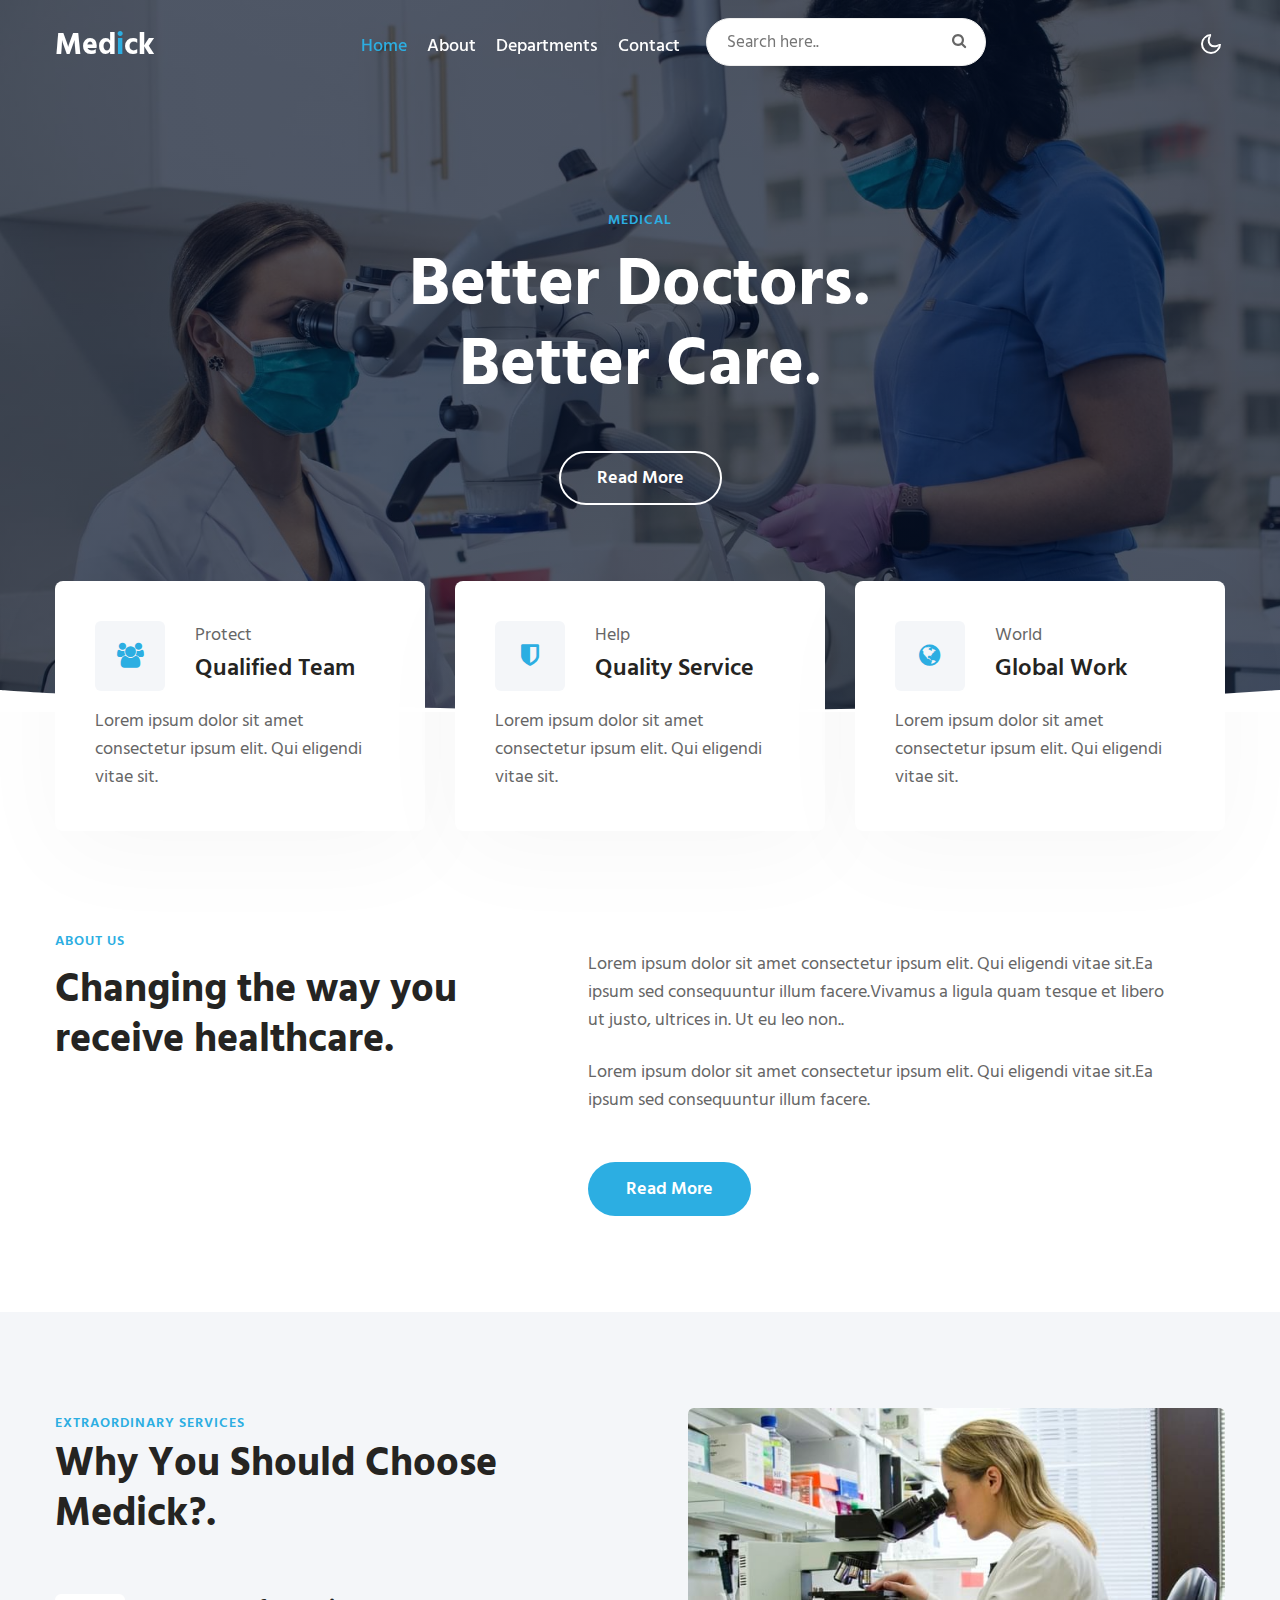
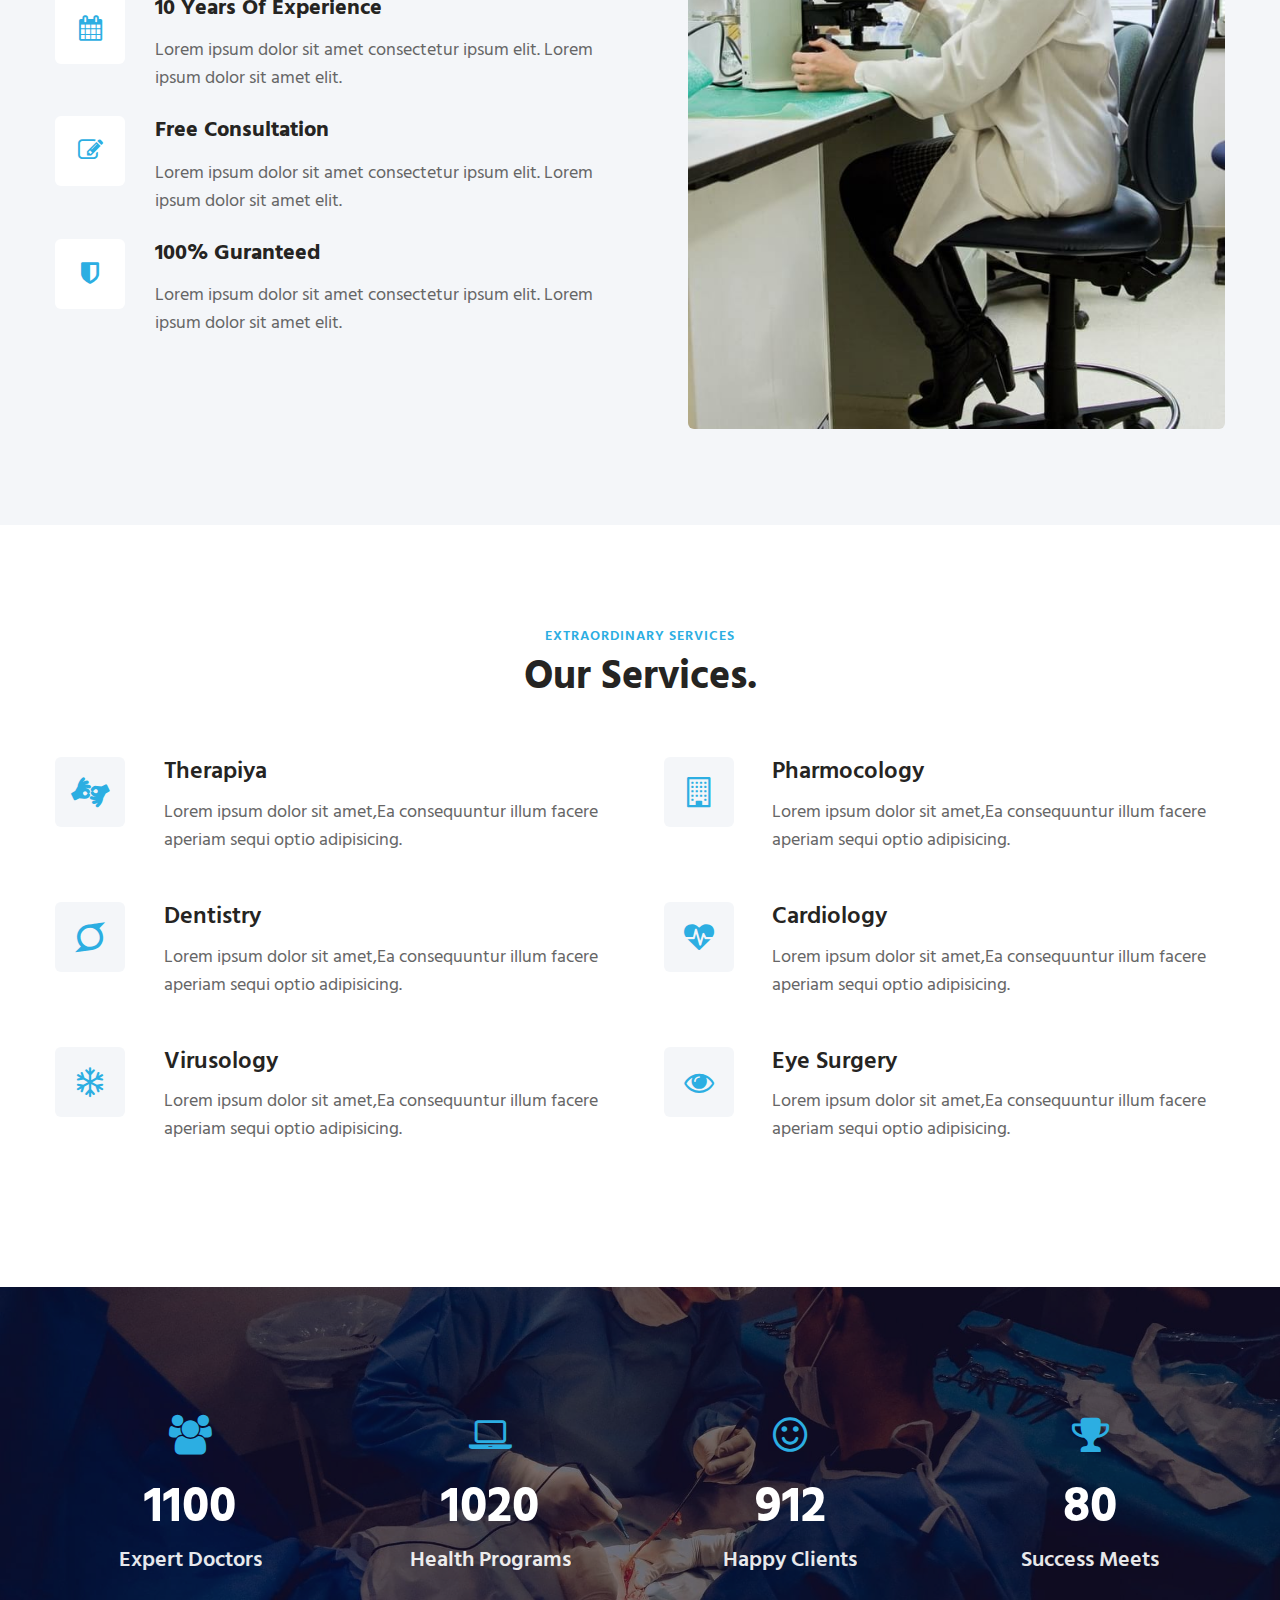
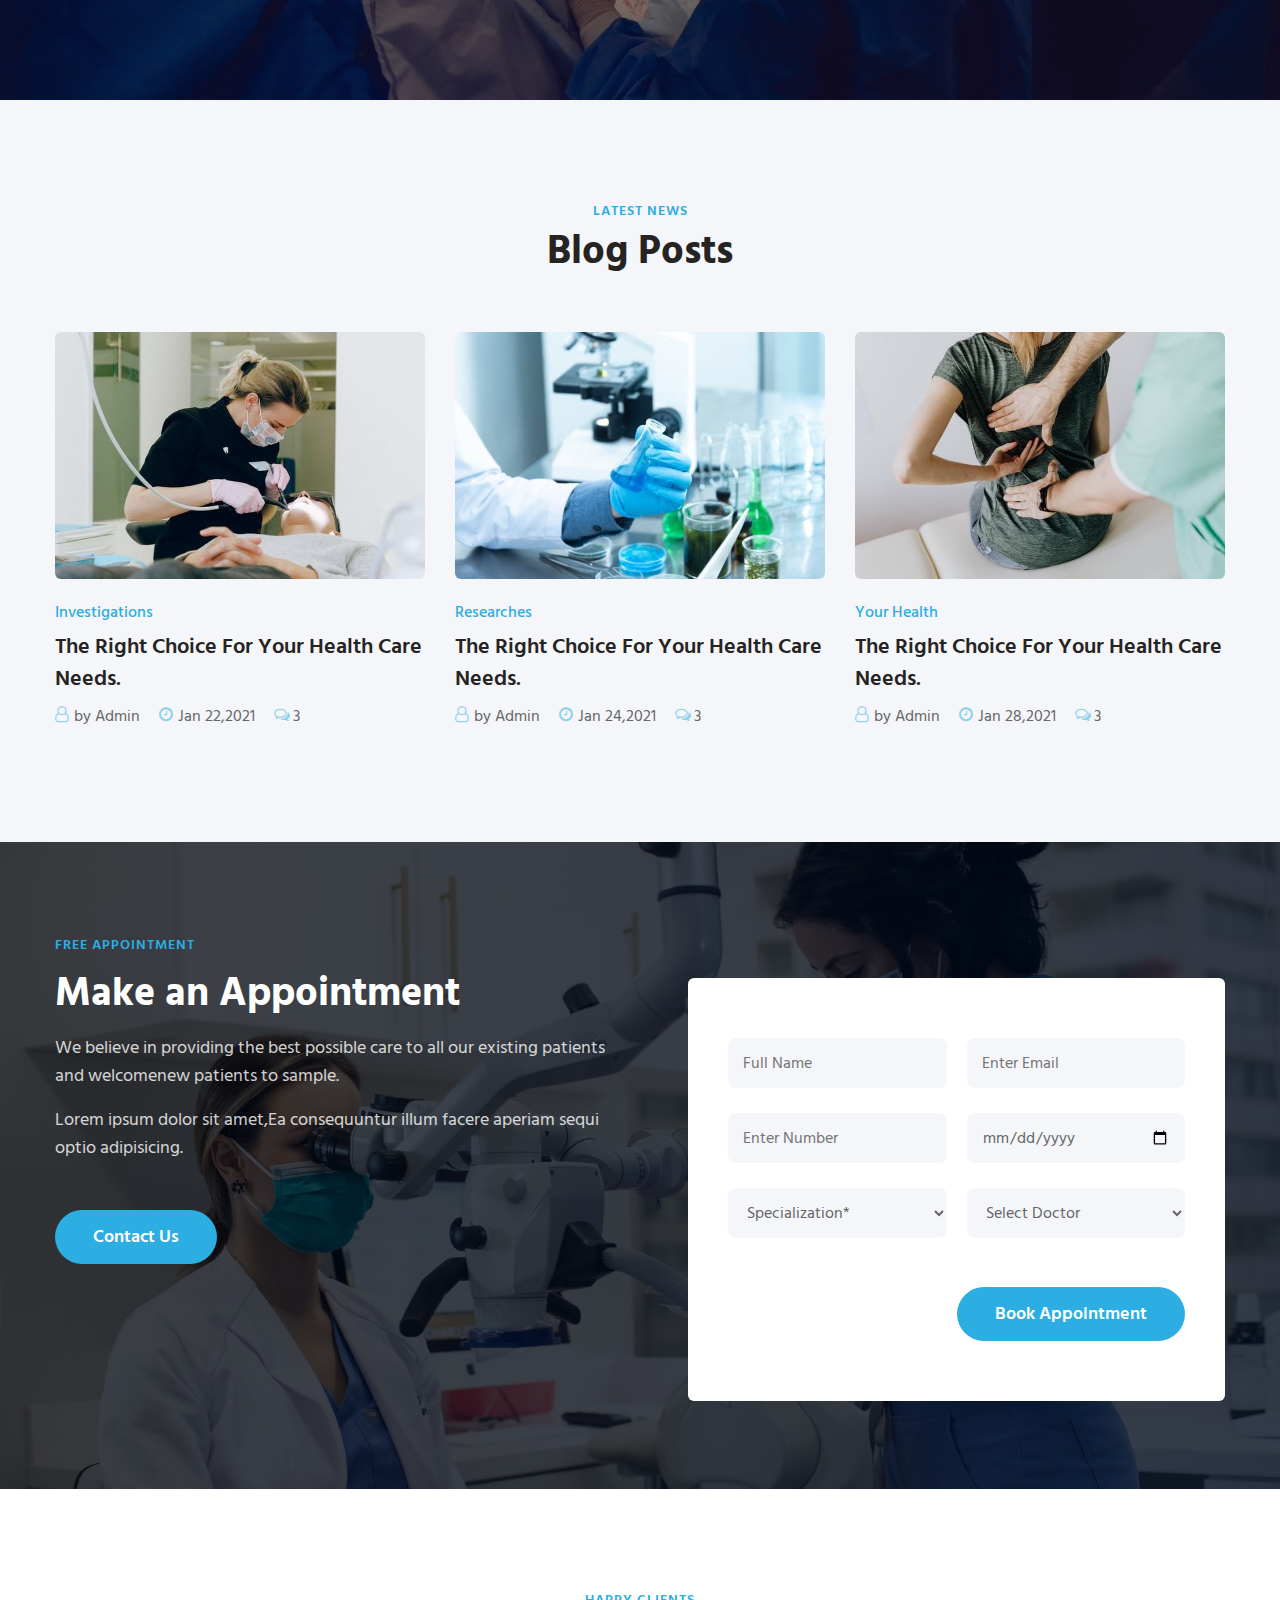
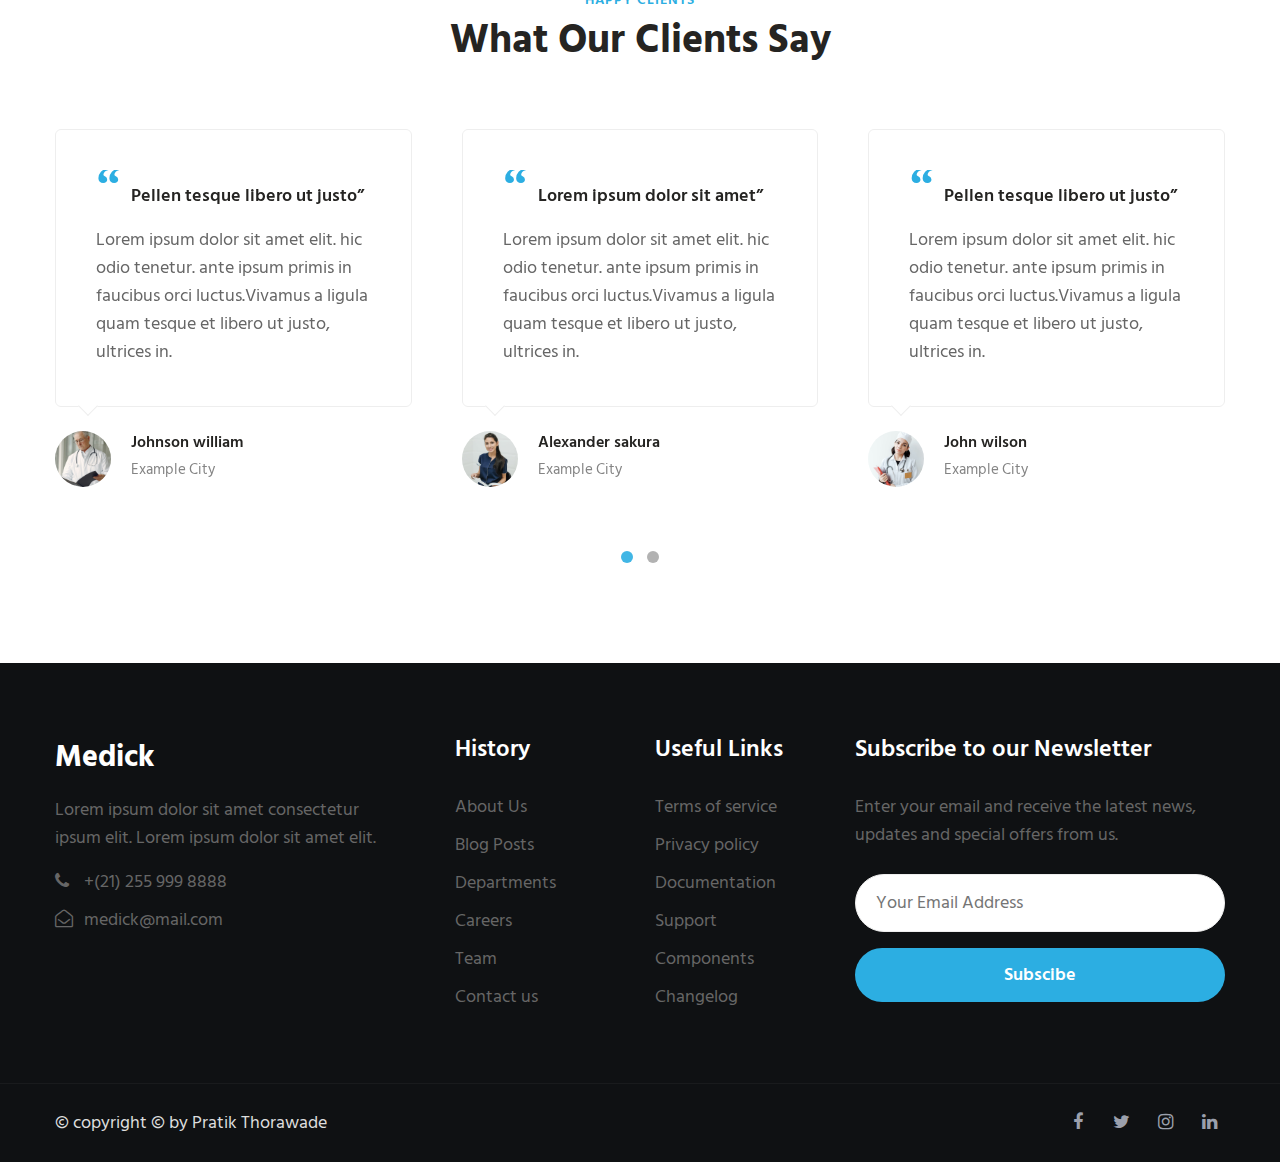
<file: index.html>
<!--
Author: Pratik
Author URL: https://github.com/Pratik-20
-->
<!doctype html>
<html lang="zxx">

<head>
  <!-- Required meta tags -->
  <meta charset="utf-8">
  <meta name="viewport" content="width=device-width, initial-scale=1, shrink-to-fit=no">
  <meta name="keywords"
    content="Medick Responsive web template, Bootstrap Web Templates, Android Compatible web template, Smartphone Compatible web template, free webdesigns for Nokia, Samsung, LG, SonyEricsson, Motorola web design" />
  <title>Medick Medical Category Bootstrap Responsive Web Template | Home :: Pratik </title>
  <link href="//fonts.googleapis.com/css2?family=Hind+Siliguri:wght@400;500;600;700&display=swap"
    rel="stylesheet">
  <!-- Template CSS -->
  <link rel="stylesheet" href="assets/css/style-starter.css">
</head>

<body>
  <div class="header-w3l">
  <!--header-->
  <header id="site-header" class="header-w3l fixed-top">
    <div class="container">
      <nav class="navbar navbar-expand-lg stroke">
        <a class="navbar-brand" href="index.html">
         Med<span class="sub-logo">i</span>ck</span>
        </a>
        <!-- if logo is image enable this   
            <a class="navbar-brand" href="#index.html">
                <img src="image-path" alt="Your logo" title="Your logo" style="height:35px;" />
            </a> -->
        <button class="navbar-toggler  collapsed bg-gradient" type="button" data-toggle="collapse"
          data-target="#navbarTogglerDemo02" aria-controls="navbarTogglerDemo02" aria-expanded="false"
          aria-label="Toggle navigation">
          <span class="navbar-toggler-icon fa icon-expand fa-bars"></span>
          <span class="navbar-toggler-icon fa icon-close fa-times"></span>
          </span>
        </button>

        <div class="collapse navbar-collapse" id="navbarTogglerDemo02">
          <ul class="navbar-nav mx-lg-auto">
            <li class="nav-item active">
              <a class="nav-link" href="index.html">Home</a>
            </li>
            <li class="nav-item">
              <a class="nav-link" href="about.html">About</a>
            </li>
            <li class="nav-item">
              <a class="nav-link" href="services.html">Departments</a>
            </li>
            
            <li class="nav-item">
              <a class="nav-link" href="contact.html">Contact</a>
            </li>
            <li class="search-bar ml-lg-3 mr-lg-5 mt-lg-0 mt-4">
              <!--/search-right-->
              <form class="search position-relative">
                <input type="search" class="search__input" name="search" placeholder="Search here.."
                  onload="equalWidth()" required="">
                <span class="fa fa-search search__icon"></span>
              </form>

              <!--//search-right-->
            </li>

          </ul>

        </div>
        <!-- toggle switch for light and dark theme -->
        <div class="mobile-position">
          <nav class="navigation">
            <div class="theme-switch-wrapper">
              <label class="theme-switch" for="checkbox">
                <input type="checkbox" id="checkbox">
                <div class="mode-container">
                  <i class="gg-sun"></i>
                  <i class="gg-moon"></i>
                </div>
              </label>
            </div>
          </nav>
        </div>
        <!-- //toggle switch for light and dark theme -->
      </nav>
    </div>
  </header>
</div>
  <!-- //header -->
  <!--/w3l-banner-content-->
  <div class="banner-w3l-main">
    <div class="w3l-banner-content">
      <div class="container">
        <div class="bannerhny-info text-center">
          <h6 class="title-subhny mb-2">Medical</h6>
          <h3 class="">Better Doctors. Better Care.</h3>
          <a class="btn btn-style btn-white mt-sm-5 mt-4" href="about.html">
            Read More</a>
        </div>
      </div>
    </div>
    <!-- home page block1 -->
    <section class="home-services pt-lg-0">
      <div class="container">
        <div class="row">
          <div class="col-lg-4 col-md-6 col-sm-12">
            <div class="box-wrap">
              <div class="box-wrap-grid">
                <div class="icon">
                  <span class="fa fa-users"></span>
                </div>
                <div class="info">
                  <p>Protect</p>
                  <h4><a href="#url">Qualified Team</a></h4>
                </div>
              </div>
              <p class="mt-3">Lorem ipsum dolor sit amet consectetur ipsum elit. Qui eligendi vitae sit.</p>
            </div>
          </div>
          <div class="col-lg-4 col-md-6 col-sm-12 mt-md-0 mt-4">
            <div class="box-wrap">
              <div class="box-wrap-grid">
                <div class="icon">
                  <span class="fa fa-shield"></span>
                </div>
                <div class="info">
                  <p>Help</p>
                  <h4><a href="#url">Quality Service</a></h4>

                </div>
              </div>
              <p class="mt-3">Lorem ipsum dolor sit amet consectetur ipsum elit. Qui eligendi vitae sit.</p>
            </div>
          </div>
          <div class="col-lg-4 col-md-6 col-sm-12 mt-lg-0 mt-4">
            <div class="box-wrap">
              <div class="box-wrap-grid">
                <div class="icon">
                  <span class="fa fa-globe"></span>
                </div>
                <div class="info">
                  <p>World</p>
                  <h4><a href="#url">Global Work</a></h4>

                </div>
              </div>
              <p class="mt-3">Lorem ipsum dolor sit amet consectetur ipsum elit. Qui eligendi vitae sit.</p>
            </div>
          </div>
        </div>
      </div>
    </section>
    <!-- //home page block1 -->
  </div>
  <!--//w3l-banner-content-->

  <!-- banner bottom shape -->
  <div class="position-relative">
    <div class="shape overflow-hidden">
      <svg viewBox="0 0 2880 48" fill="none" xmlns="http://www.w3.org/2000/svg">
        <path d="M0 48H1437.5H2880V0H2160C1442.5 52 720 0 720 0H0V48Z" fill="currentColor"></path>
      </svg>
    </div>
  </div>
  <!-- banner bottom shape -->

  <!--/w3l-content-1-->
  <div class="w3l-content-1 py-5">
    <div class="container py-lg-5 py-md-4 py-2">
      <div class="row w3l-content-inf mt-lg-5 pt-lg-5">
        <div class="col-lg-5 w3l-content-left mt-lg-4">
          <h6 class="title-subhny mb-2">About Us</h6>
          <h3 class="title-w3l mb-4">Changing the way you receive healthcare.</h3>
        </div>
        <div class="col-lg-7 w3l-content-right pl-lg-5 mt-lg-4">
          <p class="para-sub pr-lg-5 mt-md-4 mt-3 mx-auto">Lorem ipsum dolor sit amet consectetur ipsum elit. Qui
            eligendi
            vitae sit.Ea
            ipsum sed consequuntur illum facere.Vivamus a ligula quam tesque et libero ut justo, ultrices in. Ut eu leo
            non..
          </p>
          <p class="para-sub pr-lg-5 mt-md-4 mt-3 mx-auto">Lorem ipsum dolor sit amet consectetur ipsum elit. Qui
            eligendi
            vitae sit.Ea
            ipsum sed consequuntur illum facere.
          </p>
          <a class="btn btn-style btn-outline-light mt-sm-5 mt-4 mr-2" href="about.html">
            Read More</a>
        </div>
      </div>
    </div>
  </div>
  <!--//w3l-content-1-->
  <!-- /w3l-content-2-->
  <div class="w3l-content-2 py-5">
    <div class="container py-md-5 py-2">
      <div class="row whybox-wrap">
        <div class="col-lg-6 whybox-wrap-left">
          <div class="title-content text-left">
            <h6 class="title-subhny">Extraordinary Services</h6>
            <h3 class="title-w3l mb-sm-5 mb-4 pb-2">Why You Should Choose Medick?.</h3>
          </div>

          <div class="whybox-wrap-grid mb-4">
            <div class="icon">
              <span class="fa fa-calendar"></span>
            </div>
            <div class="info">
              <h4><a href="#url">10 Years Of Experience</a></h4>
              <p class="mt-3">Lorem ipsum dolor sit amet consectetur ipsum elit. Lorem ipsum dolor sit amet elit. </p>
            </div>
          </div>
          <div class="whybox-wrap-grid mb-4">
            <div class="icon">
              <span class="fa fa-pencil-square-o"></span>
            </div>
            <div class="info">
              <h4><a href="#url">Free Consultation</a></h4>
              <p class="mt-3">Lorem ipsum dolor sit amet consectetur ipsum elit. Lorem ipsum dolor sit amet elit. </p>
            </div>
          </div>
          <div class="whybox-wrap-grid mb-4">
            <div class="icon">
              <span class="fa fa-shield"></span>
            </div>
            <div class="info">
              <h4><a href="#url">100% Guranteed</a></h4>
              <p class="mt-3">Lorem ipsum dolor sit amet consectetur ipsum elit. Lorem ipsum dolor sit amet elit. </p>
            </div>
          </div>
        </div>
        <div class="col-lg-6 whybox-wrap-right pl-lg-5 position-relative mt-lg-0 mt-4">
          <img src="assets/images/ab.jpg" alt="" class="img-fluid radius-image">

        </div>
      </div>

    </div>
  </div>
  <!-- //w3l-content-2-->
  <!-- /w3l-content-4-->
  <section class="w3l-content-4 py-5" id="features">
          <div class="content-4-main py-lg-5 py-md-4">
      <div class="container">
        <div class="title-content text-center">
          <h6 class="title-subhny">Extraordinary Services</h6>
          <h3 class="title-w3l mb-sm-5 mb-4 pb-lg-2">Our Services.</h3>
        </div>
        <div class="content-info-in row">
          <div class="content-left col-lg-6">
            <div class="row content4-right-grids mb-sm-5 mb-4">
              <div class="col-lg-2 col-3 content4-right-icon">
                <div class="content4-icon icon-clr1">
                  <span class="fa fa-american-sign-language-interpreting"></span>
                </div>
              </div>
              <div class="col-lg-10 col-9 content4-right-info pl-4">
                <h6><a href="#url">Therapiya</a></h6>
                <p>Lorem ipsum dolor sit amet,Ea consequuntur illum facere aperiam sequi optio
                  adipisicing.</p>
              </div>
            </div>
            <div class="row content4-right-grids mb-sm-5 mb-4">
              <div class="col-lg-2 col-3 content4-right-icon">
                <div class="content4-icon icon-clr2">
                  <span class="fa fa-superpowers"></span>
                </div>
              </div>
              <div class="col-lg-10 col-9 content4-right-info pl-4">
                <h6><a href="#url">Dentistry</a></h6>
                <p>Lorem ipsum dolor sit amet,Ea consequuntur illum facere aperiam sequi optio
                  adipisicing.</p>
              </div>
            </div>
            <div class="row content4-right-grids mb-sm-5 mb-4">
              <div class="col-lg-2 col-3 content4-right-icon">
                <div class="content4-icon icon-clr2">
                  <span class="fa fa-snowflake-o"></span>
                </div>
              </div>
              <div class="col-lg-10 col-9 content4-right-info pl-4">
                <h6><a href="#url">Virusology</a></h6>
                <p>Lorem ipsum dolor sit amet,Ea consequuntur illum facere aperiam sequi optio
                  adipisicing.</p>
              </div>
            </div>
          </div>
          <div class="content-right col-lg-6 pl-lg-4 mt-lg-0 mt-2">
            <div class="row content4-right-grids mb-sm-5 mb-4">
              <div class="col-lg-2 col-3 content4-right-icon">
                <div class="content4-icon icon-clr3">
                  <span class="fa fa-building-o"></span>
                </div>
              </div>
              <div class="col-lg-10 col-9 content4-right-info pl-4">
                <h6><a href="#url">Pharmocology</a></h6>
                <p>Lorem ipsum dolor sit amet,Ea consequuntur illum facere aperiam sequi optio
                  adipisicing.</p>
              </div>
            </div>
            <div class="row content4-right-grids mb-sm-5 mb-4">
              <div class="col-lg-2 col-3 content4-right-icon">
                <div class="content4-icon icon-clr4">
                  <span class="fa fa-heartbeat"></span>
                </div>
              </div>
              <div class="col-lg-10 col-9 content4-right-info pl-4">
                <h6><a href="#url"> Cardiology</a></h6>
                <p>Lorem ipsum dolor sit amet,Ea consequuntur illum facere aperiam sequi optio
                  adipisicing.</p>
              </div>
            </div>
            <div class="row content4-right-grids">
              <div class="col-lg-2 col-3 content4-right-icon">
                <div class="content4-icon icon-clr4">
                  <span class="fa fa-eye"></span>
                </div>
              </div>
              <div class="col-lg-10 col-9 content4-right-info pl-4">
                <h6><a href="#url"> Eye Surgery</a></h6>
                <p>Lorem ipsum dolor sit amet,Ea consequuntur illum facere aperiam sequi optio
                  adipisicing.</p>
              </div>
            </div>
          </div>
        </div>
      </div>
    </div>
  </section>
  <!-- //w3l-content-4-->

  <!-- stats -->
  <section class="w3l-stats py-lg-0 py-5" id="stats">
    <div class="gallery-inner container py-lg-0 py-3">
      <div class="row stats-con">
        <div class="col-lg-3 col-6 stats_info counter_grid">
          <span class="fa fa-users"></span>
          <p class="counter">1100</p>
          <h4>Expert Doctors</h4>
        </div>
        <div class="col-lg-3 col-6 stats_info counter_grid1">
          <span class="fa fa-laptop"></span>
          <p class="counter">1020</p>
          <h4>Health Programs</h4>
        </div>
        <div class="col-lg-3 col-6 stats_info counter_grid mt-lg-0 mt-5">
          <span class="fa fa-smile-o"></span>
          <p class="counter">912</p>
          <h4>Happy Clients</h4>
        </div>
        <div class="col-lg-3 col-6 stats_info counter_grid2 mt-lg-0 mt-5">
          <span class="fa fa-trophy"></span>
          <p class="counter">80</p>
          <h4>Success Meets</h4>
        </div>
      </div>
    </div>
  </section>
  <!-- //stats -->
  <!--/Blog-Posts-->
  <section class="w3l-blog py-5" id="blog">
    <div class="container py-lg-5 py-md-4 py-2">
      <div class="title-content text-center">
        <h6 class="title-subhny text-center">Latest News</h6>
        <h3 class="title-w3l pb-sm-o pb-2 text-center">Blog Posts</h3>
      </div>
      <div class="row inner-sec-w3ls">
        <!--/services-grids-->
        <div class="col-lg-4 col-md-6 about-in blog-grid-info text-left mt-5">
          <div class="card img">
            <div class="card-body img">
              <a href="blog-single.html" class="d-block">
                <img src="assets/images/g7.jpg" alt="" class="img-fluid radius-image">
              </a>
              <div class="blog-des mt-4">
                <h6 class="card-cap mb-2"><a href="blog-single.html">Investigations</a></h6>
                <h5 class="card-title mb-2"><a href="blog-single.html">The Right Choice For Your Health Care Needs.</a>
                </h5>
                <ul class="admin-post mb-3">
                  <li>
                    <span class="fa fa-user-o"></span><a href="#admin"> by Admin</a>
                  </li>
                  <li>
                    <p><span class="fa fa-clock-o"></span> Jan 22,2021</p>
                  </li>
                  <li>
                    <a href="#comments"><span class="fa fa-comments-o"></span> 3</a>
                  </li>
                </ul>

              </div>
            </div>
          </div>
        </div>
        <div class="col-lg-4 col-md-6 about-in blog-grid-info text-left mt-5">
          <div class="card img">
            <div class="card-body img">
              <a href="blog-single.html" class="d-block">
                <img src="assets/images/g5.jpg" alt="" class="img-fluid radius-image">
              </a>
              <div class="blog-des mt-4">
                <h6 class="card-cap mb-2"><a href="blog-single.html">Researches</a></h6>
                <h5 class="card-title mb-2"><a href="blog-single.html">The Right Choice For Your Health Care Needs.</a>
                </h5>
                <ul class="admin-post mb-3">
                  <li>
                    <span class="fa fa-user-o"></span><a href="#admin"> by Admin</a>
                  </li>
                  <li>
                    <p><span class="fa fa-clock-o"></span> Jan 24,2021</p>
                  </li>
                  <li>
                    <a href="#comments"><span class="fa fa-comments-o"></span> 3</a>
                  </li>
                </ul>

              </div>
            </div>
          </div>
        </div>
        <div class="col-lg-4 col-md-6 about-in blog-grid-info text-left mt-5">
          <div class="card img">
            <div class="card-body img">
              <a href="blog-single.html" class="d-block">
                <img src="assets/images/g3.jpg" alt="" class="img-fluid radius-image">
              </a>
              <div class="blog-des mt-4">
                <h6 class="card-cap mb-2"><a href="blog-single.html">Your Health </a></h6>
                <h5 class="card-title mb-2"><a href="blog-single.html">The Right Choice For Your Health Care Needs.</a>
                </h5>
                <ul class="admin-post mb-3">
                  <li>
                    <span class="fa fa-user-o"></span><a href="#admin"> by Admin</a>
                  </li>
                  <li>
                    <p><span class="fa fa-clock-o"></span> Jan 28,2021</p>
                  </li>
                  <li>
                    <a href="#comments"><span class="fa fa-comments-o"></span> 3</a>
                  </li>
                </ul>

              </div>
            </div>
          </div>
        </div>
      </div>
    </div>
    </div>
  </section>
  <!--//Blog-Posts-->
  <!-- /w3l-content-3-->
  <section class="w3l-content-3 py-5">
    <!-- /content-6-section -->
    <div class="content-3-info py-3">
      <div class="container py-lg-4">
        <div class="row appointment-formw3">
          <div class="col-lg-6 welcome-left">
            <h6 class="title-subhny mb-2">Free Appointment</h6>
            <h3 class="title-w3l two mb-3">Make an Appointment</h3>
            <p class="mb-3">
              We believe in providing the best possible care to all our existing patients and welcomenew patients to
              sample.</p>
            <p>Lorem ipsum dolor sit amet,Ea consequuntur illum facere aperiam sequi optio adipisicing.</p>
            <a class="btn btn-style btn-outline-light mt-sm-5 mt-4 mr-2" href="#">
              Contact Us</a>
          </div>
          <div class="col-lg-6 free-appointment pl-lg-5 mt-5">
            <div class="appointment-form">
              <form action="#" method="post">
                <div class="fields-grid">
                  <div class="styled-input">

                    <div class="appointment-form-field">

                      <input type="text" name="fullname" placeholder="Full Name" required="">
                    </div>
                  </div>
                  <div class="styled-input">

                    <div class="appointment-form-field">

                      <input type="email" name="email" placeholder="Enter Email" required="">
                    </div>
                  </div>
                  <div class="styled-input">

                    <div class="appointment-form-field">

                      <input type="text" name="phone" placeholder="Enter Number" required="">
                    </div>
                  </div>

                  <div class="styled-input">

                    <div class="appointment-form-field">

                      <input type="date" name="date" placeholder="Set a Date" required="">
                    </div>
                  </div>
                  <div class="styled-input">

                    <div class="appointment-form-field">

                      <select id="department" required="Specialization">
                        <option value="">Specialization*</option>
                        <option value="">Cardiology</option>
                        <option value="">Heart Surgery</option>
                        <option value="">Skin Care</option>
                        <option value="">Body Check-up</option>
                        <option value="">Numerology</option>
                        <option value="">Diagnosis</option>
                        <option value="">Others</option>
                      </select>
                    </div>
                  </div>
                  <div class="styled-input">

                    <div class="appointment-form-field">

                      <select id="doctor" required="Select Doctor">
                        <option value="">Select Doctor</option>
                        <option value="">Doctor 1</option>
                        <option value="">Doctor 2</option>
                        <option value="">Doctor 3</option>
                        <option value="">Doctor 4</option>
                        <option value="">Doctor 5</option>
                        <option value="">Doctor 6</option>
                        <option value="">Doctor 7</option>
                      </select>
                    </div>
                  </div>

                </div>
                <div class="appointment-btn text-lg-right">
                  <button type="submit" class="btn btn-style btn-primary mt-4">Book Appointment</button>
                </div>
              </form>
            </div>
          </div>
        </div>
      </div>
    </div>
  </section>
  <!-- //w3l-content-3-->
  <!-- testimonials section -->
  <section class="w3l-clients w3l-test pb-5" id="testimonials">
    <div class="midd-w3 py-5">
      <div class="container py-lg-5 py-md-4 pt-2 pb-lg-5">
        <div class="title-content text-center">
          <h6 class="title-subhny text-center">Happy Clients</h6>
          <h3 class="title-w3l mb-sm-5 mb-4 pb-sm-o pb-2 text-center">What Our Clients Say</h3>
        </div>
        <div id="owl-demo2" class="owl-carousel owl-theme mt-4 py-md-2 mb-md-4">
          <div class="item">
            <div class="testimonial-content">
              <div class="testimonial">
                <blockquote>
                  <q>Pellen tesque libero ut justo</q>
                </blockquote>
                <p>Lorem ipsum dolor sit amet elit. hic odio tenetur. ante ipsum primis in
                  faucibus orci luctus.Vivamus a ligula quam tesque et libero ut justo, ultrices in. </p>
              </div>
              <div class="bottom-info mt-4">
                <a class="comment-img" href="#url"><img src="assets/images/team1.jpg" class="img-responsive"
                    alt="placeholder image"></a>
                <div class="people-info align-self">
                  <h3>Johnson william</h3>
                  <p class="identity">Example City</p>
                </div>
              </div>
            </div>
          </div>
          <div class="item">
            <div class="testimonial-content">
              <div class="testimonial">
                <blockquote>
                  <q>Lorem ipsum dolor sit amet</q>
                </blockquote>
                <p>Lorem ipsum dolor sit amet elit. hic odio tenetur. ante ipsum primis in
                  faucibus orci luctus.Vivamus a ligula quam tesque et libero ut justo, ultrices in. </p>
              </div>
              <div class="bottom-info mt-4">
                <a class="comment-img" href="#url"><img src="assets/images/team2.jpg" class="img-responsive"
                    alt="placeholder image"></a>
                <div class="people-info align-self">
                  <h3>Alexander sakura</h3>
                  <p class="identity">Example City</p>
                </div>
              </div>
            </div>
          </div>
          <div class="item">
            <div class="testimonial-content">
              <div class="testimonial">
                <blockquote>
                  <q>Pellen tesque libero ut justo</q>
                </blockquote>
                <p>Lorem ipsum dolor sit amet elit. hic odio tenetur. ante ipsum primis in
                  faucibus orci luctus.Vivamus a ligula quam tesque et libero ut justo, ultrices in. </p>
              </div>
              <div class="bottom-info mt-4">
                <a class="comment-img" href="#url"><img src="assets/images/team3.jpg" class="img-responsive"
                    alt="placeholder image"></a>
                <div class="people-info align-self">
                  <h3>John wilson</h3>
                  <p class="identity">Example City</p>
                </div>
              </div>
            </div>
          </div>
          <div class="item">
            <div class="testimonial-content">
              <div class="testimonial">
                <blockquote>
                  <q>Lorem ipsum dolor sit amet</q>
                </blockquote>
                <p>Lorem ipsum dolor sit amet elit. hic odio tenetur. ante ipsum primis in
                  faucibus orci luctus.Vivamus a ligula quam tesque et libero ut justo, ultrices in. </p>
              </div>
              <div class="bottom-info mt-4">
                <a class="comment-img" href="#url"><img src="assets/images/team2.jpg" class="img-responsive"
                    alt="placeholder image"></a>
                <div class="people-info align-self">
                  <h3>Julia sakura</h3>
                  <p class="identity">Example City</p>
                </div>
              </div>
            </div>
          </div>
          <div class="item">
            <div class="testimonial-content">
              <div class="testimonial">
                <blockquote>
                  <q>Pellen tesque libero ut justo</q>
                </blockquote>
                <p>Lorem ipsum dolor sit amet elit. hic odio tenetur. ante ipsum primis in
                  faucibus orci luctus.Vivamus a ligula quam tesque et libero ut justo, ultrices in. </p>
              </div>
              <div class="bottom-info mt-4">
                <a class="comment-img" href="#url"><img src="assets/images/team3.jpg" class="img-responsive"
                    alt="placeholder image"></a>
                <div class="people-info align-self">
                  <h3>John wilson</h3>
                  <p class="identity">Example City</p>
                </div>
              </div>
            </div>
          </div>
          <div class="item">
            <div class="testimonial-content">
              <div class="testimonial">
                <blockquote>
                  <q>Lorem ipsum dolor sit amet.</q>
                </blockquote>
                <p>Lorem ipsum dolor sit amet elit. hic odio tenetur. ante ipsum primis in
                  faucibus orci luctus.Vivamus a ligula quam tesque et libero ut justo, ultrices in. </p>
              </div>
              <div class="bottom-info mt-4">
                <a class="comment-img" href="#url"><img src="assets/images/team2.jpg" class="img-responsive"
                    alt="placeholder image"></a>
                <div class="people-info align-self">
                  <h3>Julia sakura</h3>
                  <p class="identity">Example City</p>
                </div>
              </div>
            </div>
          </div>
        </div>
      </div>
    </div>
  </section>
  <!-- //testimonials section -->

  <!-- footer -->
  <section class="w3l-footer-29-main">
    <div class="footer-29 py-5">
      <div class="container py-lg-4">
        <div class="row footer-top-29">
          <div class="col-lg-4 col-md-6 col-sm-7 footer-list-29 footer-1 pr-lg-5">
            <div class="footer-logo mb-3">
              <a class="navbar-brand" href="index.html">Medick</a>
            </div>
            <p>Lorem ipsum dolor sit amet consectetur ipsum elit. Lorem ipsum dolor sit amet elit.</p>
            <ul class="mt-3">
              <li><a href="tel:+(21) 255 999 8888"><span class="fa fa-phone"></span> +(21) 255 999 8888</a></li>
              <li><a href="mailto:medick@mail.com" class="mail"><span class="fa fa-envelope-open-o"></span>
                  medick@mail.com</a></li>
            </ul>
          </div>
          <div class="col-lg-2 col-md-6 col-sm-5 col-6 footer-list-29 footer-2 mt-sm-0 mt-5">

            <ul>
             <h6 class="footer-title-29">History</h6>
              <li><a href="about.html">About Us</a></li>
              <li><a href="blog.html"> Blog Posts</a></li>
              <li><a href="services.html">Departments</a></li>
              <li><a href="#careers"> Careers</a></li>
              <li><a href="about.html">Team</a></li>
              <li><a href="contact.html">Contact us</a></li>
            </ul>
          </div>
          <div class="col-lg-2 col-md-6 col-sm-5 col-6 footer-list-29 footer-3 mt-lg-0 mt-5">
            <h6 class="footer-title-29">Useful Links</h6>
            <ul>
              <li><a href="#terms">Terms of service</a></li>
              <li><a href="#privacy"> Privacy policy</a></li>
              <li><a href="#doc"> Documentation</a></li>
              <li><a href="#support"> Support</a></li>
              <li><a href="#components"> Components</a></li>
              <li><a href="#changelog"> Changelog</a></li>
            </ul>

          </div>
          <div class="col-lg-4 col-md-6 col-sm-7 footer-list-29 footer-4 mt-lg-0 mt-5">
            <h6 class="footer-title-29">Subscribe to our Newsletter </h6>
            <p>Enter your email and receive the latest news, updates and special offers from us.</p>

            <form action="#" class="subscribe" method="post">
              <input type="email" name="email" placeholder="Your Email Address" required="">
              <button class="btn btn-style btn-primary w-100 mt-3">Subscibe</button>
            </form>
          </div>
        </div>
      </div>
    </div>
  </section>
  <!-- //footer -->

  <!-- copyright -->
  <section class="w3l-copyright">
    <div class="container">
      <div class="row bottom-copies">
        <p class="col-lg-8 copy-footer-29">© copyright &copy; by Pratik Thorawade</p>

        <div class="col-lg-4 main-social-footer-29">
          <a href="#facebook" class="facebook"><span class="fa fa-facebook"></span></a>
          <a href="#twitter" class="twitter"><span class="fa fa-twitter"></span></a>
          <a href="#instagram" class="instagram"><span class="fa fa-instagram"></span></a>
          <a href="#linkedin" class="linkedin"><span class="fa fa-linkedin"></span></a>
        </div>

      </div>
    </div>

    <!-- move top -->
    <button onclick="topFunction()" id="movetop" title="Go to top">
      &#10548;
    </button>
    <script>
      // When the user scrolls down 20px from the top of the document, show the button
      window.onscroll = function () {
        scrollFunction()
      };

      function scrollFunction() {
        if (document.body.scrollTop > 20 || document.documentElement.scrollTop > 20) {
          document.getElementById("movetop").style.display = "block";
        } else {
          document.getElementById("movetop").style.display = "none";
        }
      }

      // When the user clicks on the button, scroll to the top of the document
      function topFunction() {
        document.body.scrollTop = 0;
        document.documentElement.scrollTop = 0;
      }
    </script>
    <!-- /move top -->
  </section>
  <!-- //copyright -->
  <!--//footer-->
  <!-- Template JavaScript -->
  <script src="assets/js/jquery-3.3.1.min.js"></script>
  <script src="assets/js/theme-change.js"></script>
  <!-- owl carousel -->
  <script src="assets/js/owl.carousel.js"></script>
  <!-- script for tesimonials carousel slider -->
  <script>
    $(document).ready(function () {
      $("#owl-demo2").owlCarousel({
        loop: true,
        nav: false,
        margin: 50,
        responsiveClass: true,
        responsive: {
          0: {
            items: 1,
            nav: false
          },
          736: {
            items: 1,
            nav: false
          },
          991: {
            items: 2,
            margin: 30,
            nav: false
          },
          1080: {
            items: 3,
            nav: false
          }
        }
      })
    })
  </script>
  <!-- //script for tesimonials carousel slider -->
  <!-- stats number counter-->
  <script src="assets/js/jquery.waypoints.min.js"></script>
  <script src="assets/js/jquery.countup.js"></script>
  <script>
    $('.counter').countUp();
  </script>
  <!-- //stats number counter -->
  <!-- disable body scroll which navbar is in active -->
  <script>
    $(function () {
      $('.navbar-toggler').click(function () {
        $('body').toggleClass('noscroll');
      })
    });
  </script>
  <!-- disable body scroll which navbar is in active -->

  <!--/MENU-JS-->
  <script>
    $(window).on("scroll", function () {
      var scroll = $(window).scrollTop();

      if (scroll >= 80) {
        $("#site-header").addClass("nav-fixed");
      } else {
        $("#site-header").removeClass("nav-fixed");
      }
    });

    //Main navigation Active Class Add Remove
    $(".navbar-toggler").on("click", function () {
      $("header").toggleClass("active");
    });
    $(document).on("ready", function () {
      if ($(window).width() > 991) {
        $("header").removeClass("active");
      }
      $(window).on("resize", function () {
        if ($(window).width() > 991) {
          $("header").removeClass("active");
        }
      });
    });
  </script>
  <!--//MENU-JS-->


  <script src="assets/js/bootstrap.min.js"></script>

</body>

</html>
</file>
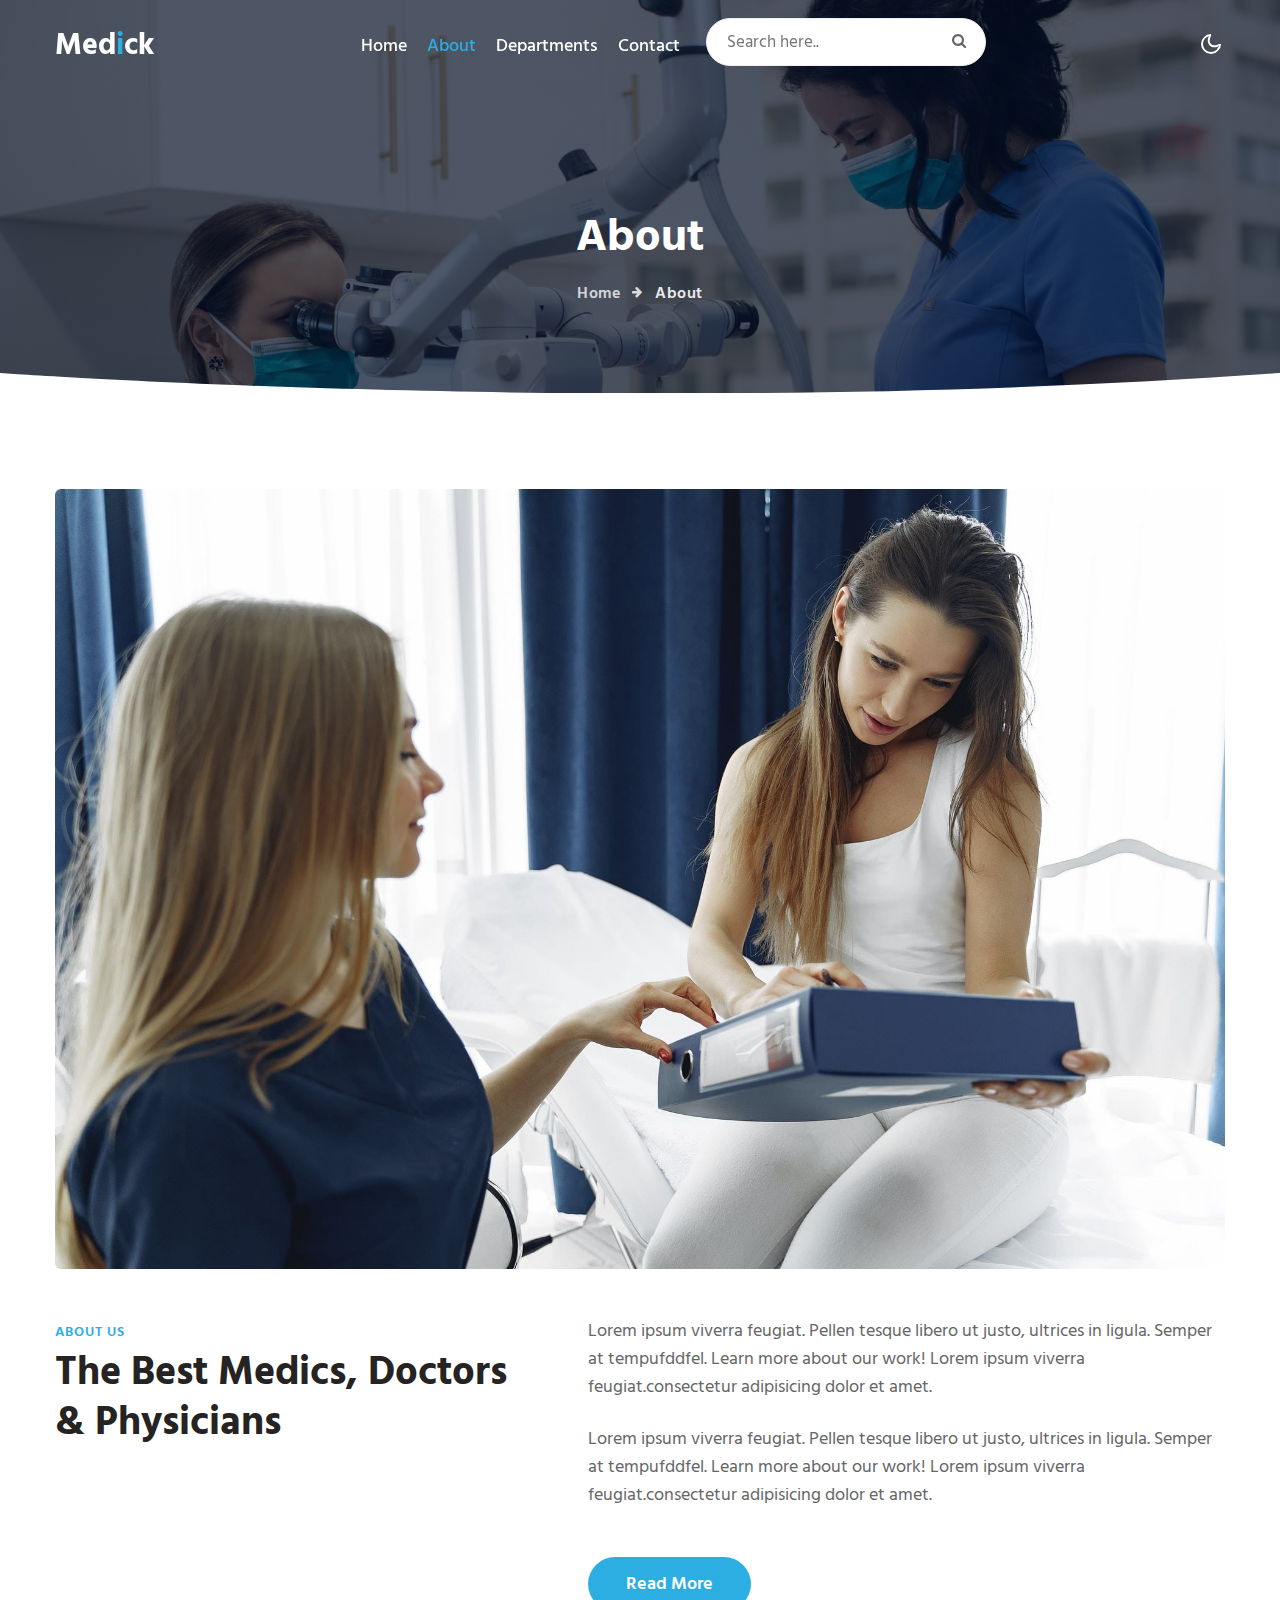
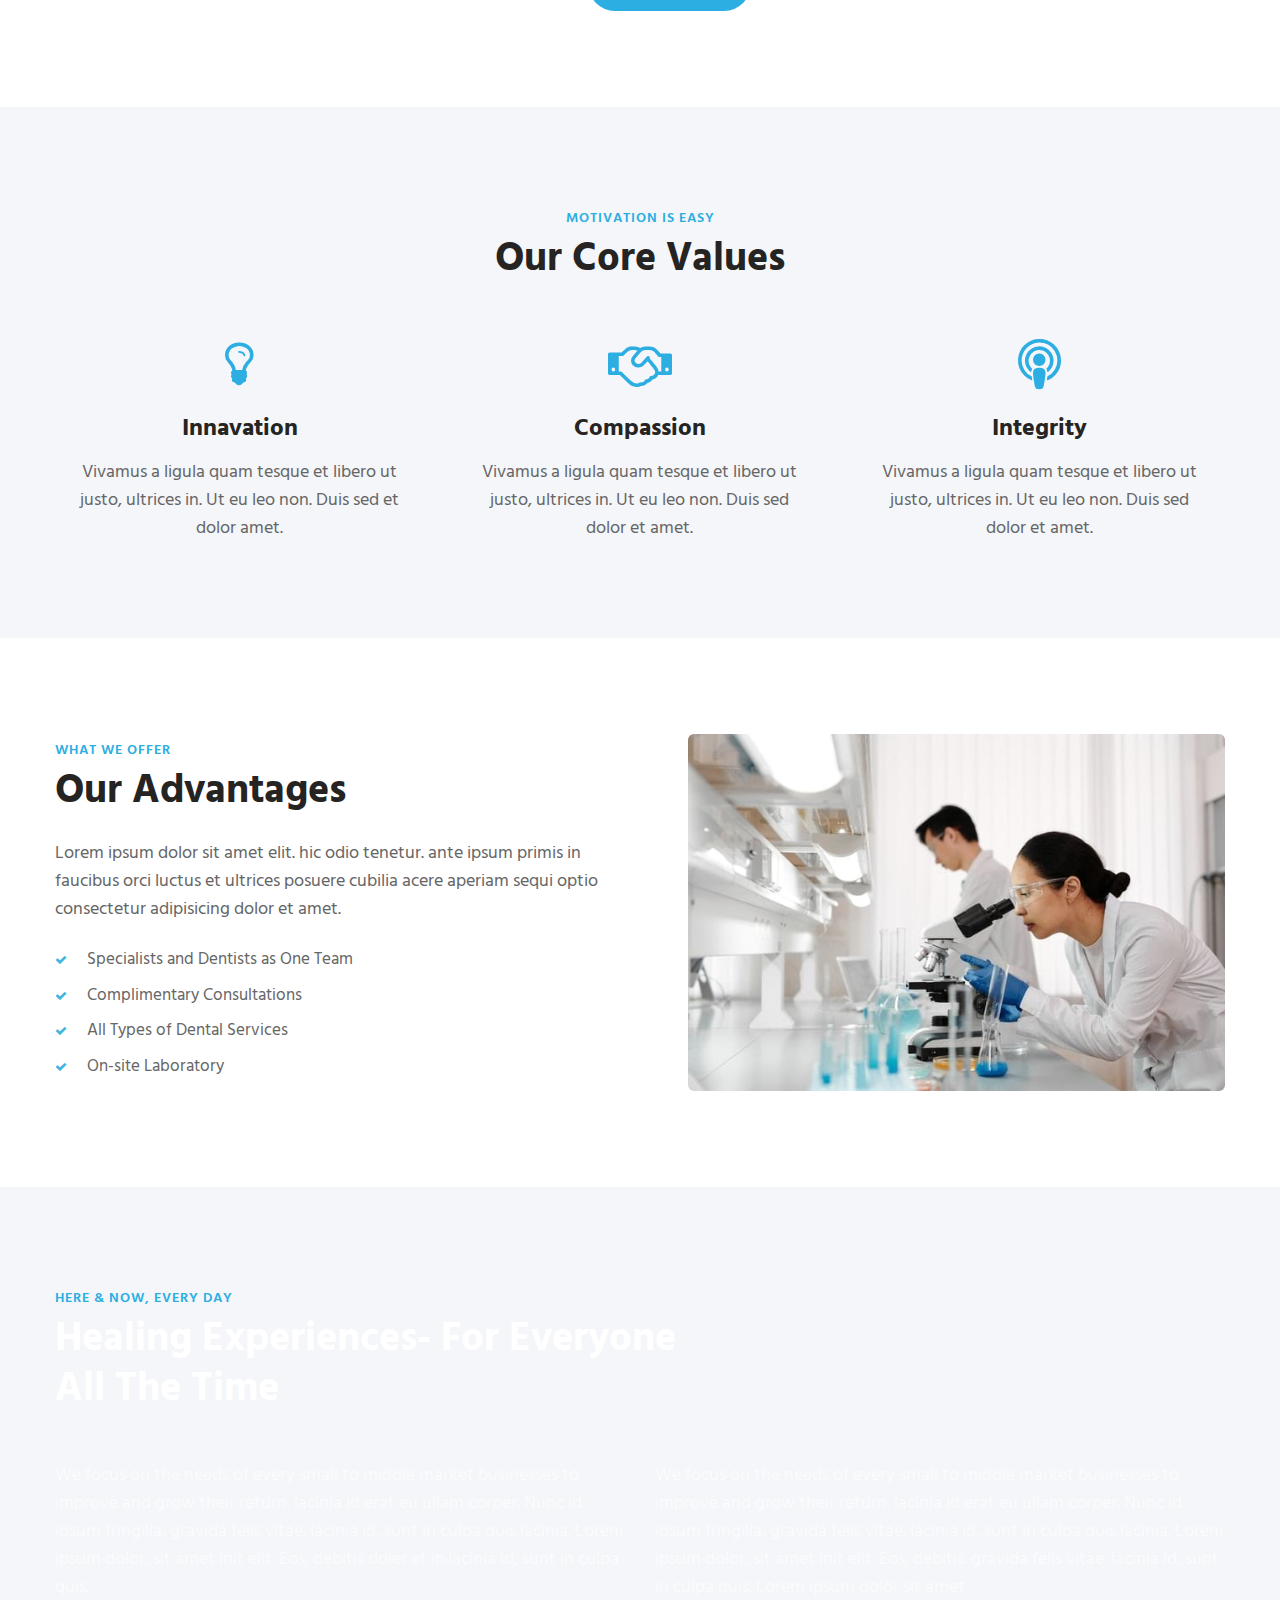
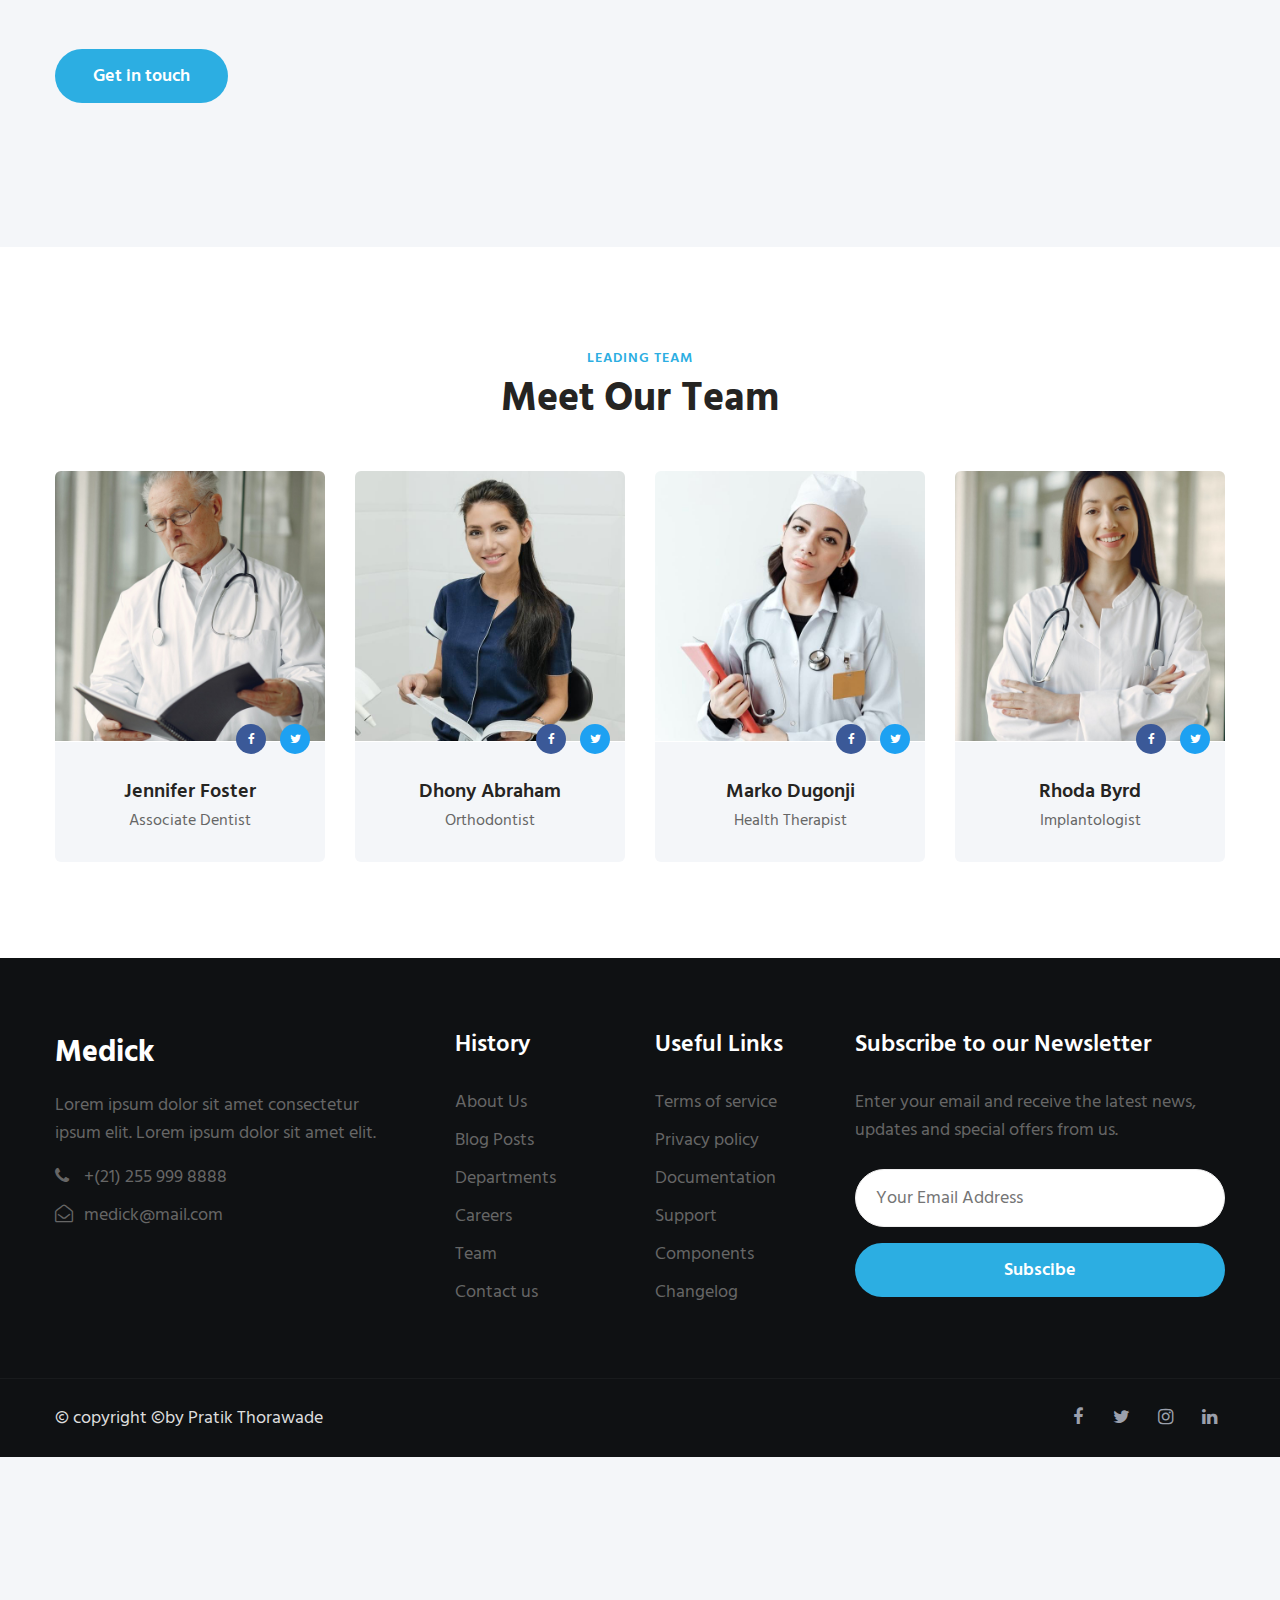
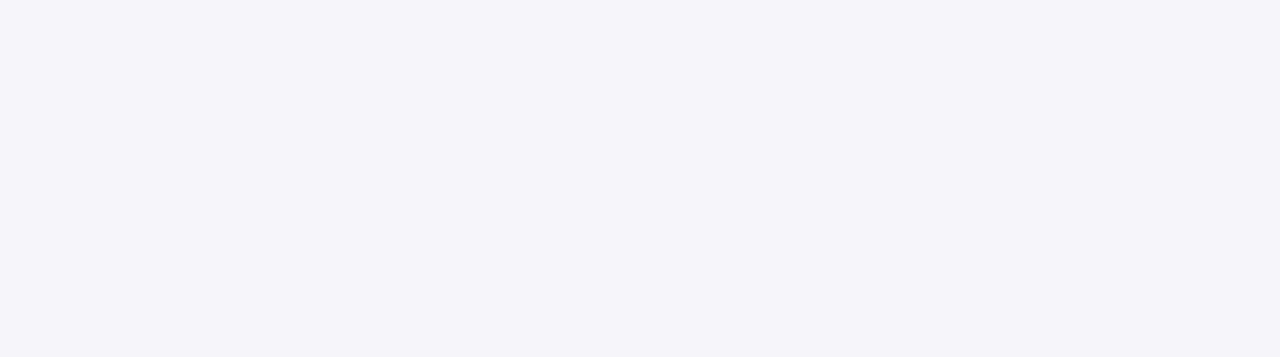
<file: about.html>
<!--
Author: Pratik
Author URL: https://github.com/Pratik-20
-->
<!doctype html>
<html lang="zxx">

<head>
  <!-- Required meta tags -->
  <meta charset="utf-8">
  <meta name="viewport" content="width=device-width, initial-scale=1, shrink-to-fit=no">
  <meta name="keywords"
    content="Medick Responsive web template, Bootstrap Web Templates, Android Compatible web template, Smartphone Compatible web template, free webdesigns for Nokia, Samsung, LG, SonyEricsson, Motorola web design" />
  <title>Medick Medical Category Bootstrap Responsive Web Template | About :: Pratik </title>
  <link href="//fonts.googleapis.com/css2?family=Hind+Siliguri:wght@400;500;600;700&display=swap"
    rel="stylesheet">
  <!-- Template CSS -->
  <link rel="stylesheet" href="assets/css/style-starter.css">
</head>

<body>
  <!--header-->
  <div class="header-w3l">
    <!-- header -->
    <header id="site-header" class="fixed-top">
      <div class="container">
        <nav class="navbar navbar-expand-lg stroke">
          <a class="navbar-brand" href="index.html">
          Med<span class="sub-logo">i</span>ck</span>
          </a>
          <!-- if logo is image enable this   
            <a class="navbar-brand" href="#index.html">
                <img src="image-path" alt="Your logo" title="Your logo" style="height:35px;" />
            </a> -->
          <button class="navbar-toggler  collapsed bg-gradient" type="button" data-toggle="collapse"
            data-target="#navbarTogglerDemo02" aria-controls="navbarTogglerDemo02" aria-expanded="false"
            aria-label="Toggle navigation">
            <span class="navbar-toggler-icon fa icon-expand fa-bars"></span>
            <span class="navbar-toggler-icon fa icon-close fa-times"></span>
            </span>
          </button>

          <div class="collapse navbar-collapse" id="navbarTogglerDemo02">
            <ul class="navbar-nav mx-lg-auto">
              <li class="nav-item">
                <a class="nav-link" href="index.html">Home</a>
              </li>
              <li class="nav-item active">
                <a class="nav-link" href="about.html">About</a>
              </li>
              <li class="nav-item">
                <a class="nav-link"href="services.html">Departments</a>
              </li>
              
              <li class="nav-item">
                <a class="nav-link" href="contact.html">Contact</a>
              </li>
              <li class="search-bar ml-lg-3 mr-lg-5 mt-lg-0 mt-4">
                <!--/search-right-->
                <form class="search position-relative">
                  <input type="search" class="search__input" name="search" placeholder="Search here.."
                    onload="equalWidth()" required="">
                  <span class="fa fa-search search__icon"></span>
                </form>

                <!--//search-right-->
              </li>

            </ul>

          </div>
          <!-- toggle switch for light and dark theme -->
          <div class="mobile-position">
            <nav class="navigation">
              <div class="theme-switch-wrapper">
                <label class="theme-switch" for="checkbox">
                  <input type="checkbox" id="checkbox">
                  <div class="mode-container">
                    <i class="gg-sun"></i>
                    <i class="gg-moon"></i>
                  </div>
                </label>
              </div>
            </nav>
          </div>
          <!-- //toggle switch for light and dark theme -->
        </nav>
      </div>
    </header>
    </div>
    <!-- //header -->
    <!--/breadcrumb-bg-->
    <div class="breadcrumb-bg w3l-inner-page-breadcrumb py-5">
      <div class="container pt-lg-5 pt-md-3 p-lg-4 pb-md-3 my-lg-3">
        <h2 class="title pt-5">About</h2>
        <ul class="breadcrumbs-custom-path mt-3 text-center">
          <li><a href="index.html">Home</a></li>
          <li class="active"><span class="fa fa-arrow-right mx-2" aria-hidden="true"></span> About </li>
        </ul>
      </div>
    </div>
  <!--//breadcrumb-bg-->
  <!-- banner bottom shape -->
  <div class="position-relative">
    <div class="shape overflow-hidden">
      <svg viewBox="0 0 2880 48" fill="none" xmlns="http://www.w3.org/2000/svg">
        <path d="M0 48H1437.5H2880V0H2160C1442.5 52 720 0 720 0H0V48Z" fill="currentColor"></path>
      </svg>
    </div>
  </div>
  <!-- banner bottom shape -->
  <!-- //w3l-inner-page-breadcrumb-->
  <section class="w3l-about-ab" id="about">
    <div class="midd-w3 py-5">
      <div class="container py-lg-5 py-md-4 py-2">
        <div class="imgw3l-ab mb-md-5 mb-3">
          <img src="assets/images/banner2.jpg" alt="" class="radius-image img-fluid">
        </div>
        <div class="row">
          <div class="col-lg-5 left-wthree-img">
            <h6 class="title-subhny">About Us</h6>
            <h3 class="title-w3l mb-4">The Best Medics, Doctors & Physicians</h3>

          </div>
          <div class="col-lg-7 pl-lg-5 align-self">
            <p class="">Lorem ipsum viverra feugiat. Pellen tesque libero ut justo,
              ultrices in ligula. Semper at tempufddfel. Learn more about our work!
              Lorem ipsum viverra feugiat.consectetur adipisicing dolor et amet.
            </p>
            <p class="mt-4">Lorem ipsum viverra feugiat. Pellen tesque libero ut justo, ultrices in ligula. Semper at
              tempufddfel. Learn more about our work! Lorem ipsum viverra feugiat.consectetur adipisicing dolor et amet.
            </p>
            <a href="about.html" class="btn btn-style btn-primary mt-lg-5 mt-4">Read More</a>
          </div>

        </div>
      </div>
    </div>
  </section>
  <!-- /w3l-content-2-->
  <!-- /bottom-grids-->
  <section class="w3l-bottom-grids-6 py-5" id="services1">
    <div class="container py-lg-5 py-md-4 py-2">
      <div class="title-content text-center">
        <h6 class="title-subhny text-center">Motivation is easy</h6>
        <h3 class="title-w3l mb-sm-5 mb-4 pb-sm-o pb-2 text-center">Our Core Values</h3>
      </div>
      <div class="grids-area-hny text-center row mt-lg-4">
        <div class="col-lg-4 col-md-6 grids-feature">
          <div class="area-box icon-blue">
            <span class="fa fa-lightbulb-o"></span>
            <h4><a href="#feature" class="title-head">Innavation</a></h4>
            <p>Vivamus a ligula quam tesque et libero ut justo, ultrices in. Ut eu leo non. Duis sed et dolor
              amet.</p>

          </div>
        </div>
        <div class="col-lg-4 col-md-6 grids-feature mt-md-0 mt-4">
          <div class="area-box icon-pink">
            <span class="fa fa-handshake-o"></span>
            <h4><a href="#feature" class="title-head">Compassion</a></h4>
            <p>Vivamus a ligula quam tesque et libero ut justo, ultrices in. Ut eu leo non. Duis sed dolor et
              amet.</p>

          </div>
        </div>
        <div class="col-lg-4 col-md-6 grids-feature mt-lg-0 mt-4">
          <div class="area-box icon-yellow">
            <span class="fa fa-podcast"></span>
            <h4><a href="#feature" class="title-head">Integrity</a></h4>
            <p>Vivamus a ligula quam tesque et libero ut justo, ultrices in. Ut eu leo non. Duis sed dolor et
              amet.</p>

          </div>
        </div>
      </div>
    </div>
  </section>
  <!-- //bottom-grids-->
  <!-- home page block grids -->
  <section class="w3l-two-servicses py-5" id="services2">
    <div class="container py-lg-5 py-md-4 py-2">
     
      <div class="row bottom-ab-grids">
        <div class="col-lg-6 bottom-ab-left align-self">
          <h6 class="title-subhny">What We Offer</h6>
          <h3 class="title-w3l mb-4">Our Advantages</h3>
          <p class="">Lorem ipsum dolor sit amet elit. hic odio tenetur. ante ipsum primis in
            faucibus orci luctus et ultrices posuere cubilia acere aperiam sequi optio consectetur adipisicing
            dolor et amet. </p>
          <ul class="w3l-right-book mt-4">
            <li><span class="fa fa-check"></span> Specialists and Dentists as One Team</li>
            <li><span class="fa fa-check"></span> Complimentary Consultations</li>
            <li><span class="fa fa-check"></span> All Types of Dental Services</li>
            <li><span class="fa fa-check"></span> On-site Laboratory</li>
          </ul>
        </div>
        <div class="col-lg-6 bottom-right-grids pl-lg-5 mt-lg-0 mt-5">
          <img src="assets/images/g4.jpg" alt="" class="radius-image img-fluid">
        </div>
      </div>
    </div>
  </section>
  <!-- //home page block grids -->
  <!-- /w3l-content-5-->
  <section class="w3l-content-5 py-5">
    <div class="content-4-main py-lg-5 py-md-4">
      <div class="container pb-5">
        <div class="title-content text-left">
          <h6 class="title-subhny">Here & Now, Every Day</h6>
          <h3 class="title-w3l two mb-sm-5 mb-4">Healing Experiences- For Everyone <br> All The Time</h3>
        </div>
        <div class="content-info-in row">
          <div class="content-left col-lg-6">
            <p class=""> We focus on the needs of every small to middle market businesses to improve and grow
              their return. lacinia id erat eu
              ullam corper. Nunc id ipsum fringilla, gravida felis vitae. lacinia id, sunt in
              culpa quis lacinia. Lorem ipsum dolor, sit amet init elit. Eos,
              debitis doler et in.lacinia id, sunt in culpa quis. </p>
            <a href="#discover" class="btn btn-style btn-primary mt-md-5 mt-4">Get in touch</a>
          </div>
          <div class="content-right col-lg-6 mt-lg-0 mt-5">
            <p> We focus on the needs of every small to middle market businesses to improve and grow
              their return. lacinia id erat eu
              ullam corper. Nunc id ipsum fringilla, gravida felis vitae. lacinia id, sunt in
              culpa quis lacinia. Lorem ipsum dolor, sit amet init elit. Eos,
              debitis. gravida felis vitae. lacinia id, sunt in
              culpa quis. Lorem ipsum dolor sit amet</p>
          </div>
        </div>
      </div>
    </div>
  </section>
  <!-- /w3l-content-5-->
  <!--/team-sec-->
  <section class="w3l-team">
    <div class="team py-5">
      <div class="container py-lg-5 py-md-4">
        <div class="title-content text-center">
          <h6 class="title-subhny text-center">Leading Team</h6>
          <h3 class="title-w3l mb-sm-3 text-center">Meet Our Team</h3>
        </div>
        <div class="row team-row">
          <div class="col-lg-3 col-6 team-wrap mt-4 pt-lg-2">
            <div class="team-info">
              <div class="column position-relative img-circle">
                <a href="#url"><img src="assets/images/team1.jpg" alt="" class="img-fluid" /></a>
              </div>
              <div class="column-btm">
                <h3 class="name-pos"><a href="#url">Jennifer Foster
                </a></h3>
                <p>Associate Dentist</p>
                <div class="social">
                  <a href="#facebook" class="facebook"><span class="fa fa-facebook" aria-hidden="true"></span></a>
                  <a href="#twitter" class="twitter"><span class="fa fa-twitter" aria-hidden="true"></span></a>
                </div>
              </div>
            </div>
          </div>
          <!-- end team member -->


          <div class="col-lg-3 col-6 team-wrap mt-4 pt-lg-2">
            <div class="team-info">
              <div class="column position-relative img-circle">
                <a href="#url"><img src="assets/images/team2.jpg" alt="" class="img-fluid" /></a>
              </div>
              <div class="column-btm">
                <h3 class="name-pos"><a href="#url">Dhony Abraham</a></h3>
                <p>Orthodontist</p>
                <div class="social">
                  <a href="#facebook" class="facebook"><span class="fa fa-facebook" aria-hidden="true"></span></a>
                  <a href="#twitter" class="twitter"><span class="fa fa-twitter" aria-hidden="true"></span></a>
                </div>
              </div>
            </div>

          </div>
          <!-- end team member -->

          <div class="col-lg-3 col-6 team-wrap mt-4 pt-lg-2">

            <div class="team-info">
              <div class="column position-relative img-circle">
                <a href="#url"><img src="assets/images/team3.jpg" alt="" class="img-fluid" /></a>
              </div>
              <div class="column-btm">
                <h3 class="name-pos"><a href="#url">Marko Dugonji</a></h3>
                <p>Health Therapist</p>
                <div class="social">
                  <a href="#facebook" class="facebook"><span class="fa fa-facebook" aria-hidden="true"></span></a>
                  <a href="#twitter" class="twitter"><span class="fa fa-twitter" aria-hidden="true"></span></a>
                </div>
              </div>
            </div>
          </div>
          <div class="col-lg-3 col-6 team-wrap mt-4 pt-lg-2">
            <div class="team-info">
              <div class="column position-relative img-circle">
                <a href="#url"><img src="assets/images/team4.jpg" alt="" class="img-fluid" /></a>
              </div>
              <div class="column-btm">
                <h3 class="name-pos"><a href="#url">Rhoda Byrd</a></h3>
                <p>Implantologist</p>
                <div class="social">
                  <a href="#facebook" class="facebook"><span class="fa fa-facebook" aria-hidden="true"></span></a>
                  <a href="#twitter" class="twitter"><span class="fa fa-twitter" aria-hidden="true"></span></a>
                </div>
              </div>
            </div>
          </div>
          <!-- end team member -->
        </div>
      </div>
    </div>
  </section>
  <!--//team-sec-->
  
  <!-- footer -->
  <section class="w3l-footer-29-main">
    <div class="footer-29 py-5">
      <div class="container py-lg-4">
        <div class="row footer-top-29">
          <div class="col-lg-4 col-md-6 col-sm-7 footer-list-29 footer-1 pr-lg-5">
            <div class="footer-logo mb-3">
              <a class="navbar-brand" href="index.html">Medick</a>
            </div>
            <p>Lorem ipsum dolor sit amet consectetur ipsum elit. Lorem ipsum dolor sit amet elit.</p>
            <ul class="mt-3">
              <li><a href="tel:+(21) 255 999 8888"><span class="fa fa-phone"></span> +(21) 255 999 8888</a></li>
              <li><a href="mailto:medick@mail.com" class="mail"><span class="fa fa-envelope-open-o"></span>
                  medick@mail.com</a></li>
            </ul>
          </div>
          <div class="col-lg-2 col-md-6 col-sm-5 col-6 footer-list-29 footer-2 mt-sm-0 mt-5">

            <ul>
              <h6 class="footer-title-29">History</h6>
              <li><a href="about.html">About Us</a></li>
              <li><a href="blog.html"> Blog Posts</a></li>
              <li><a href="services.html">Departments</a></li>
              <li><a href="#careers"> Careers</a></li>
              <li><a href="about.html">Team</a></li>
              <li><a href="contact.html">Contact us</a></li>
            </ul>
          </div>
          <div class="col-lg-2 col-md-6 col-sm-5 col-6 footer-list-29 footer-3 mt-lg-0 mt-5">
            <h6 class="footer-title-29">Useful Links</h6>
            <ul>
              <li><a href="#terms">Terms of service</a></li>
              <li><a href="#privacy"> Privacy policy</a></li>
              <li><a href="#doc"> Documentation</a></li>
              <li><a href="#support"> Support</a></li>
              <li><a href="#components"> Components</a></li>
              <li><a href="#changelog"> Changelog</a></li>
            </ul>

          </div>
          <div class="col-lg-4 col-md-6 col-sm-7 footer-list-29 footer-4 mt-lg-0 mt-5">
            <h6 class="footer-title-29">Subscribe to our Newsletter </h6>
            <p>Enter your email and receive the latest news, updates and special offers from us.</p>

            <form action="#" class="subscribe" method="post">
              <input type="email" name="email" placeholder="Your Email Address" required="">
              <button class="btn btn-style btn-primary w-100 mt-3">Subscibe</button>
            </form>
          </div>
        </div>
      </div>
    </div>
  </section>
  <!-- //footer -->

  <!-- copyright -->
  <section class="w3l-copyright">
    <div class="container">
      <div class="row bottom-copies">
        <p class="col-lg-8 copy-footer-29">© copyright &copy;by Pratik Thorawade</p>

        <div class="col-lg-4 main-social-footer-29">
          <a href="#facebook" class="facebook"><span class="fa fa-facebook"></span></a>
          <a href="#twitter" class="twitter"><span class="fa fa-twitter"></span></a>
          <a href="#instagram" class="instagram"><span class="fa fa-instagram"></span></a>
          <a href="#linkedin" class="linkedin"><span class="fa fa-linkedin"></span></a>
        </div>

      </div>
    </div>

    <!-- move top -->
    <button onclick="topFunction()" id="movetop" title="Go to top">
      &#10548;
    </button>
    <script>
      // When the user scrolls down 20px from the top of the document, show the button
      window.onscroll = function () {
        scrollFunction()
      };

      function scrollFunction() {
        if (document.body.scrollTop > 20 || document.documentElement.scrollTop > 20) {
          document.getElementById("movetop").style.display = "block";
        } else {
          document.getElementById("movetop").style.display = "none";
        }
      }

      // When the user clicks on the button, scroll to the top of the document
      function topFunction() {
        document.body.scrollTop = 0;
        document.documentElement.scrollTop = 0;
      }
    </script>
    <!-- /move top -->
  </section>
  <!-- //copyright -->
  <!--//footer-->
  <!-- Template JavaScript -->
  <script src="assets/js/jquery-3.3.1.min.js"></script>
  <script src="assets/js/theme-change.js"></script>

  <!-- disable body scroll which navbar is in active -->
  <script>
    $(function () {
      $('.navbar-toggler').click(function () {
        $('body').toggleClass('noscroll');
      })
    });
  </script>
  <!-- disable body scroll which navbar is in active -->

  <!--/MENU-JS-->
  <script>
    $(window).on("scroll", function () {
      var scroll = $(window).scrollTop();

      if (scroll >= 80) {
        $("#site-header").addClass("nav-fixed");
      } else {
        $("#site-header").removeClass("nav-fixed");
      }
    });

    //Main navigation Active Class Add Remove
    $(".navbar-toggler").on("click", function () {
      $("header").toggleClass("active");
    });
    $(document).on("ready", function () {
      if ($(window).width() > 991) {
        $("header").removeClass("active");
      }
      $(window).on("resize", function () {
        if ($(window).width() > 991) {
          $("header").removeClass("active");
        }
      });
    });
  </script>
  <!--//MENU-JS-->


  <script src="assets/js/bootstrap.min.js"></script>
  <iframe src='https://webchat.botframework.com/embed/Medick-bot?s=eQiRtUrDjeE.HEraVIWZLP9UXHaymsI0YM-yLVkzJM6raGTx0XcsnaI'  style='min-width: 400px; width: 100%; min-height: 500px;'></iframe>


</body>

</html>
</file>
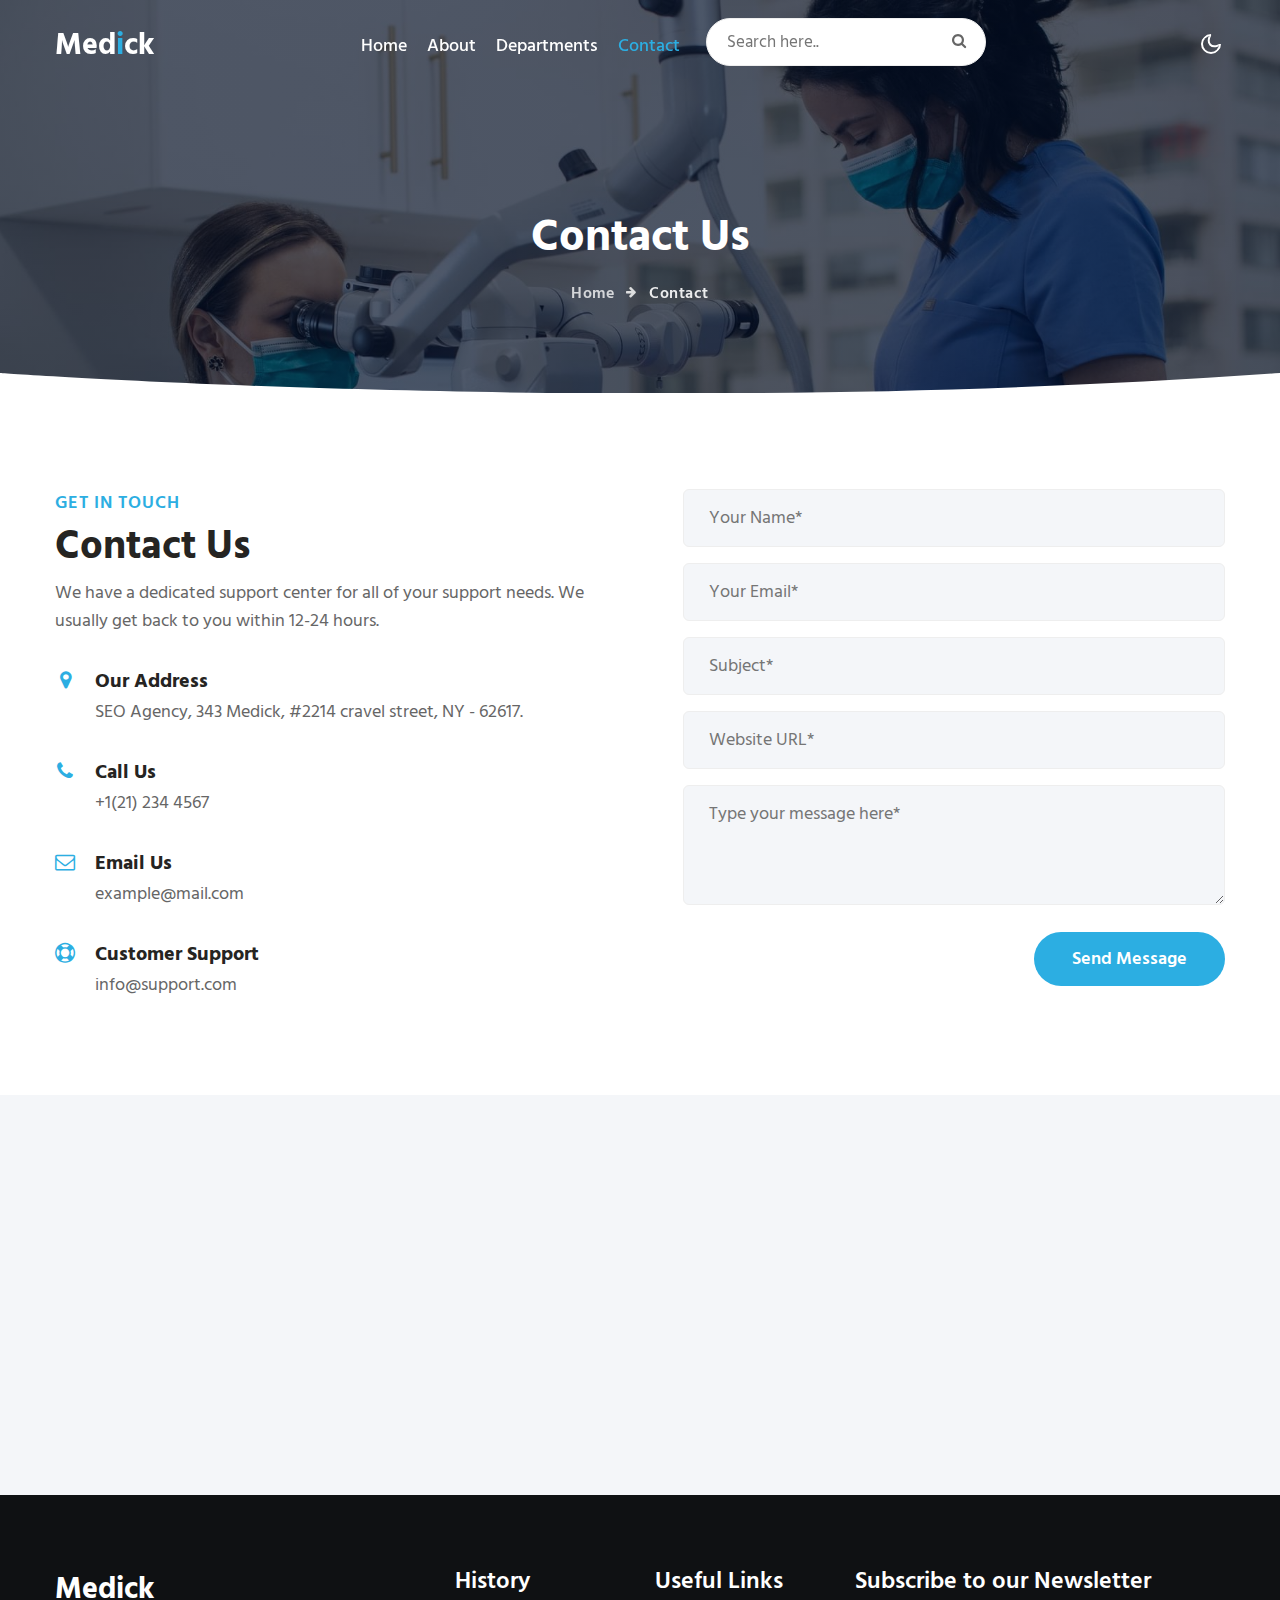
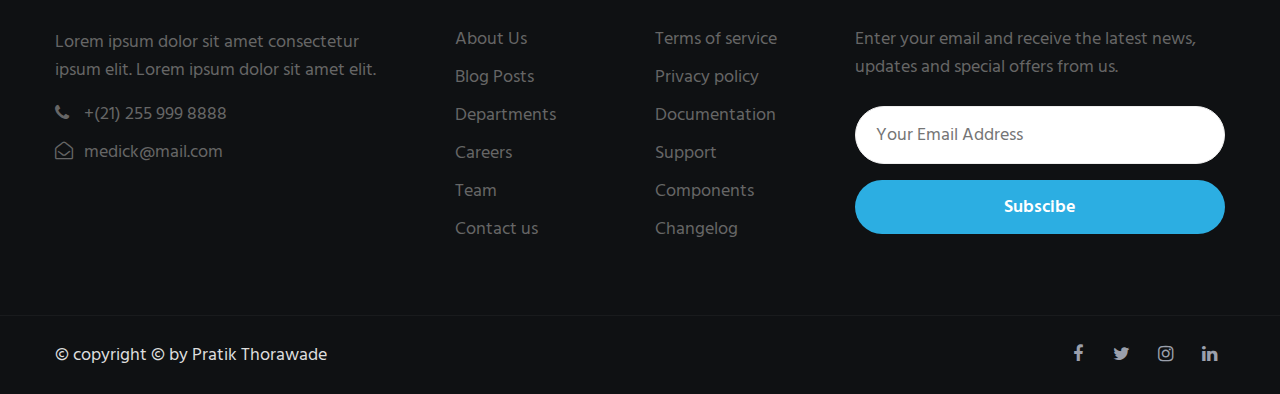
<file: contact.html>
<!--
Author: Pratik
Author URL: https://github.com/Pratik-20
-->
<!doctype html>
<html lang="zxx">

<head>
  <!-- Required meta tags -->
  <meta charset="utf-8">
  <meta name="viewport" content="width=device-width, initial-scale=1, shrink-to-fit=no">
  <meta name="keywords"
    content="Medick Responsive web template, Bootstrap Web Templates, Android Compatible web template, Smartphone Compatible web template, free webdesigns for Nokia, Samsung, LG, SonyEricsson, Motorola web design" />
  <title>Medick Medical Category Bootstrap Responsive Web Template | Contact :: Pratik </title>
  <link href="//fonts.googleapis.com/css2?family=Hind+Siliguri:wght@400;500;600;700&display=swap"
    rel="stylesheet">
  <!-- Template CSS -->
  <link rel="stylesheet" href="assets/css/style-starter.css">
</head>

<body>
  <!--header-->
  <div class="header-w3l">
    <!-- header -->
    <header id="site-header" class="fixed-top">
      <div class="container">
        <nav class="navbar navbar-expand-lg stroke">
          <a class="navbar-brand" href="index.html">
            Med<span class="sub-logo">i</span>ck</span>
          </a>
          <!-- if logo is image enable this   
            <a class="navbar-brand" href="#index.html">
                <img src="image-path" alt="Your logo" title="Your logo" style="height:35px;" />
            </a> -->
          <button class="navbar-toggler  collapsed bg-gradient" type="button" data-toggle="collapse"
            data-target="#navbarTogglerDemo02" aria-controls="navbarTogglerDemo02" aria-expanded="false"
            aria-label="Toggle navigation">
            <span class="navbar-toggler-icon fa icon-expand fa-bars"></span>
            <span class="navbar-toggler-icon fa icon-close fa-times"></span>
            </span>
          </button>

          <div class="collapse navbar-collapse" id="navbarTogglerDemo02">
            <ul class="navbar-nav mx-lg-auto">
              <li class="nav-item">
                <a class="nav-link" href="index.html">Home</a>
              </li>
              <li class="nav-item">
                <a class="nav-link" href="about.html">About</a>
              </li>
              <li class="nav-item">
                <a class="nav-link"href="services.html">Departments</a>
              </li>
             
              <li class="nav-item active">
                <a class="nav-link" href="contact.html">Contact</a>
              </li>
              <li class="search-bar ml-lg-3 mr-lg-5 mt-lg-0 mt-4">
                <!--/search-right-->
                <form class="search position-relative">
                  <input type="search" class="search__input" name="search" placeholder="Search here.."
                    onload="equalWidth()" required="">
                  <span class="fa fa-search search__icon"></span>
                </form>

                <!--//search-right-->
              </li>

            </ul>

          </div>
          <!-- toggle switch for light and dark theme -->
          <div class="mobile-position">
            <nav class="navigation">
              <div class="theme-switch-wrapper">
                <label class="theme-switch" for="checkbox">
                  <input type="checkbox" id="checkbox">
                  <div class="mode-container">
                    <i class="gg-sun"></i>
                    <i class="gg-moon"></i>
                  </div>
                </label>
              </div>
            </nav>
          </div>
          <!-- //toggle switch for light and dark theme -->
        </nav>
      </div>
    </header>
    </div>
    <!-- //header -->
    <!--/breadcrumb-bg-->
    <div class="breadcrumb-bg py-5  w3l-inner-page-breadcrumb">
      <div class="container pt-lg-5 pt-md-3 p-lg-4 pb-md-3 my-lg-3">
        <h2 class="title pt-5">Contact Us</h2>
        <ul class="breadcrumbs-custom-path mt-3 text-center">
          <li><a href="index.html">Home</a></li>
          <li class="active"><span class="fa fa-arrow-right mx-2" aria-hidden="true"></span> Contact </li>
        </ul>
      </div>
    </div>

  <!--//breadcrumb-bg-->
  <!-- banner bottom shape -->
  <div class="position-relative">
    <div class="shape overflow-hidden">
      <svg viewBox="0 0 2880 48" fill="none" xmlns="http://www.w3.org/2000/svg">
        <path d="M0 48H1437.5H2880V0H2160C1442.5 52 720 0 720 0H0V48Z" fill="currentColor"></path>
      </svg>
    </div>
  </div>
  <!-- banner bottom shape -->
  <!--/contact-->
  <section class="w3l-contact-2 py-5" id="contact">
    <div class="container py-lg-5 py-md-4 py-2">
      <div class="contact-grids d-grid">
        <div class="contact-left">
          <h6 class="title-subhny mb-1">Get in Touch</h6>
          <h3 class="title-w3l mb-2">Contact Us</h3>
          <p>We have a dedicated support center for all of your support needs. We usually get back to you within
            12-24 hours.</p>
          <div class="cont-details">
            <div class="cont-top margin-up">
              <div class="cont-left text-center">
                <span class="fa fa-map-marker"></span>
              </div>
              <div class="cont-right">
                <h6>Our Address</h6>
                <p>SEO Agency, 343 Medick, #2214 cravel street, NY - 62617.</p>
              </div>
            </div>
            <div class="cont-top margin-up">
              <div class="cont-left text-center">
                <span class="fa fa-phone"></span>
              </div>
              <div class="cont-right">
                <h6>Call Us</h6>
                <p><a href="tel:+1(21) 234 4567">+1(21) 234 4567</a></p>
              </div>
            </div>
            <div class="cont-top margin-up">
              <div class="cont-left text-center">
                <span class="fa fa-envelope-o"></span>
              </div>
              <div class="cont-right">
                <h6>Email Us</h6>
                <p><a href="mailto:example@mail.com" class="mail">example@mail.com</a></p>
              </div>
            </div>
            <div class="cont-top margin-up">
              <div class="cont-left text-center">
                <span class="fa fa-life-ring"></span>
              </div>
              <div class="cont-right">
                <h6>Customer Support</h6>
                <p><a href="mailto:info@support.com" class="mail">info@support.com</a></p>
              </div>
            </div>
          </div>
        </div>
        <div class="contact-right">
          <form action="https://sendmail.w3layouts.com/submitForm" method="post" class="signin-form">
            <div class="input-grids">
              <input type="text" name="w3lName" id="w3lName" placeholder="Your Name*" class="contact-input"
                required="" />
              <input type="email" name="w3lSender" id="w3lSender" placeholder="Your Email*" class="contact-input"
                required="" />
              <input type="text" name="w3lSubect" id="w3lSubect" placeholder="Subject*" class="contact-input"
                required="" />
              <input type="text" name="w3lWebsite" id="w3lWebsite" placeholder="Website URL*" class="contact-input"
                required="" />
            </div>
            <div class="form-input">
              <textarea name="w3lMessage" id="w3lMessage" placeholder="Type your message here*" required=""></textarea>
            </div>
            <div class="w3l-submit text-lg-right">
            <button class="btn btn-style btn-primary">Send Message</button>
            </div>
          </form>
        </div>
      </div>
  </section>
  <!-- /map-->
  <div class="map-iframe">
    <iframe
      src="https://www.google.com/maps/embed?pb=!1m18!1m12!1m3!1d317718.69319292053!2d-0.3817765050863085!3d51.528307984912544!2m3!1f0!2f0!3f0!3m2!1i1024!2i768!4f13.1!3m3!1m2!1s0x47d8a00baf21de75%3A0x52963a5addd52a99!2sLondon%2C+UK!5e0!3m2!1sen!2spl!4v1562654563739!5m2!1sen!2spl"
      width="100%" height="400" frameborder="0" style="border: 0px;" allowfullscreen=""></iframe>
  </div>
  <!-- //map-->
  <!-- /contact -->
  <!-- footer -->
  <section class="w3l-footer-29-main">
    <div class="footer-29 py-5">
      <div class="container py-lg-4">
        <div class="row footer-top-29">
          <div class="col-lg-4 col-md-6 col-sm-7 footer-list-29 footer-1 pr-lg-5">
            <div class="footer-logo mb-3">
              <a class="navbar-brand" href="index.html">Medick</a>
            </div>
            <p>Lorem ipsum dolor sit amet consectetur ipsum elit. Lorem ipsum dolor sit amet elit.</p>
            <ul class="mt-3">
              <li><a href="tel:+(21) 255 999 8888"><span class="fa fa-phone"></span> +(21) 255 999 8888</a></li>
              <li><a href="mailto:medick@mail.com" class="mail"><span class="fa fa-envelope-open-o"></span>
                  medick@mail.com</a></li>
            </ul>
          </div>
          <div class="col-lg-2 col-md-6 col-sm-5 col-6 footer-list-29 footer-2 mt-sm-0 mt-5">

            <ul>
              <h6 class="footer-title-29">History</h6>
              <li><a href="about.html">About Us</a></li>
              <li><a href="blog.html"> Blog Posts</a></li>
              <li><a href="services.html">Departments</a></li>
              <li><a href="#careers"> Careers</a></li>
              <li><a href="about.html">Team</a></li>
              <li><a href="contact.html">Contact us</a></li>
            </ul>
          </div>
          <div class="col-lg-2 col-md-6 col-sm-5 col-6 footer-list-29 footer-3 mt-lg-0 mt-5">
            <h6 class="footer-title-29">Useful Links</h6>
            <ul>
              <li><a href="#terms">Terms of service</a></li>
              <li><a href="#privacy"> Privacy policy</a></li>
              <li><a href="#doc"> Documentation</a></li>
              <li><a href="#support"> Support</a></li>
              <li><a href="#components"> Components</a></li>
              <li><a href="#changelog"> Changelog</a></li>
            </ul>

          </div>
          <div class="col-lg-4 col-md-6 col-sm-7 footer-list-29 footer-4 mt-lg-0 mt-5">
            <h6 class="footer-title-29">Subscribe to our Newsletter </h6>
            <p>Enter your email and receive the latest news, updates and special offers from us.</p>

            <form action="#" class="subscribe" method="post">
              <input type="email" name="email" placeholder="Your Email Address" required="">
              <button class="btn btn-style btn-primary w-100 mt-3">Subscibe</button>
            </form>
          </div>
        </div>
      </div>
    </div>
  </section>
  <!-- //footer -->

  <!-- copyright -->
  <section class="w3l-copyright">
    <div class="container">
      <div class="row bottom-copies">
        <p class="col-lg-8 copy-footer-29">© copyright &copy; by Pratik Thorawade</p>

        <div class="col-lg-4 main-social-footer-29">
          <a href="#facebook" class="facebook"><span class="fa fa-facebook"></span></a>
          <a href="#twitter" class="twitter"><span class="fa fa-twitter"></span></a>
          <a href="#instagram" class="instagram"><span class="fa fa-instagram"></span></a>
          <a href="#linkedin" class="linkedin"><span class="fa fa-linkedin"></span></a>
        </div>

      </div>
    </div>

    <!-- move top -->
    <button onclick="topFunction()" id="movetop" title="Go to top">
      &#10548;
    </button>
    <script>
      // When the user scrolls down 20px from the top of the document, show the button
      window.onscroll = function () {
        scrollFunction()
      };

      function scrollFunction() {
        if (document.body.scrollTop > 20 || document.documentElement.scrollTop > 20) {
          document.getElementById("movetop").style.display = "block";
        } else {
          document.getElementById("movetop").style.display = "none";
        }
      }

      // When the user clicks on the button, scroll to the top of the document
      function topFunction() {
        document.body.scrollTop = 0;
        document.documentElement.scrollTop = 0;
      }
    </script>
    <!-- /move top -->
  </section>
  <!-- //copyright -->
  <!--//footer-->
  <!-- Template JavaScript -->
  <script src="assets/js/jquery-3.3.1.min.js"></script>
  <script src="assets/js/theme-change.js"></script>

  <!-- disable body scroll which navbar is in active -->
  <script>
    $(function () {
      $('.navbar-toggler').click(function () {
        $('body').toggleClass('noscroll');
      })
    });
  </script>
  <!-- disable body scroll which navbar is in active -->

  <!--/MENU-JS-->
  <script>
    $(window).on("scroll", function () {
      var scroll = $(window).scrollTop();

      if (scroll >= 80) {
        $("#site-header").addClass("nav-fixed");
      } else {
        $("#site-header").removeClass("nav-fixed");
      }
    });

    //Main navigation Active Class Add Remove
    $(".navbar-toggler").on("click", function () {
      $("header").toggleClass("active");
    });
    $(document).on("ready", function () {
      if ($(window).width() > 991) {
        $("header").removeClass("active");
      }
      $(window).on("resize", function () {
        if ($(window).width() > 991) {
          $("header").removeClass("active");
        }
      });
    });
  </script>
  <!--//MENU-JS-->


  <script src="assets/js/bootstrap.min.js"></script>
 
</body>

</html>
</file>
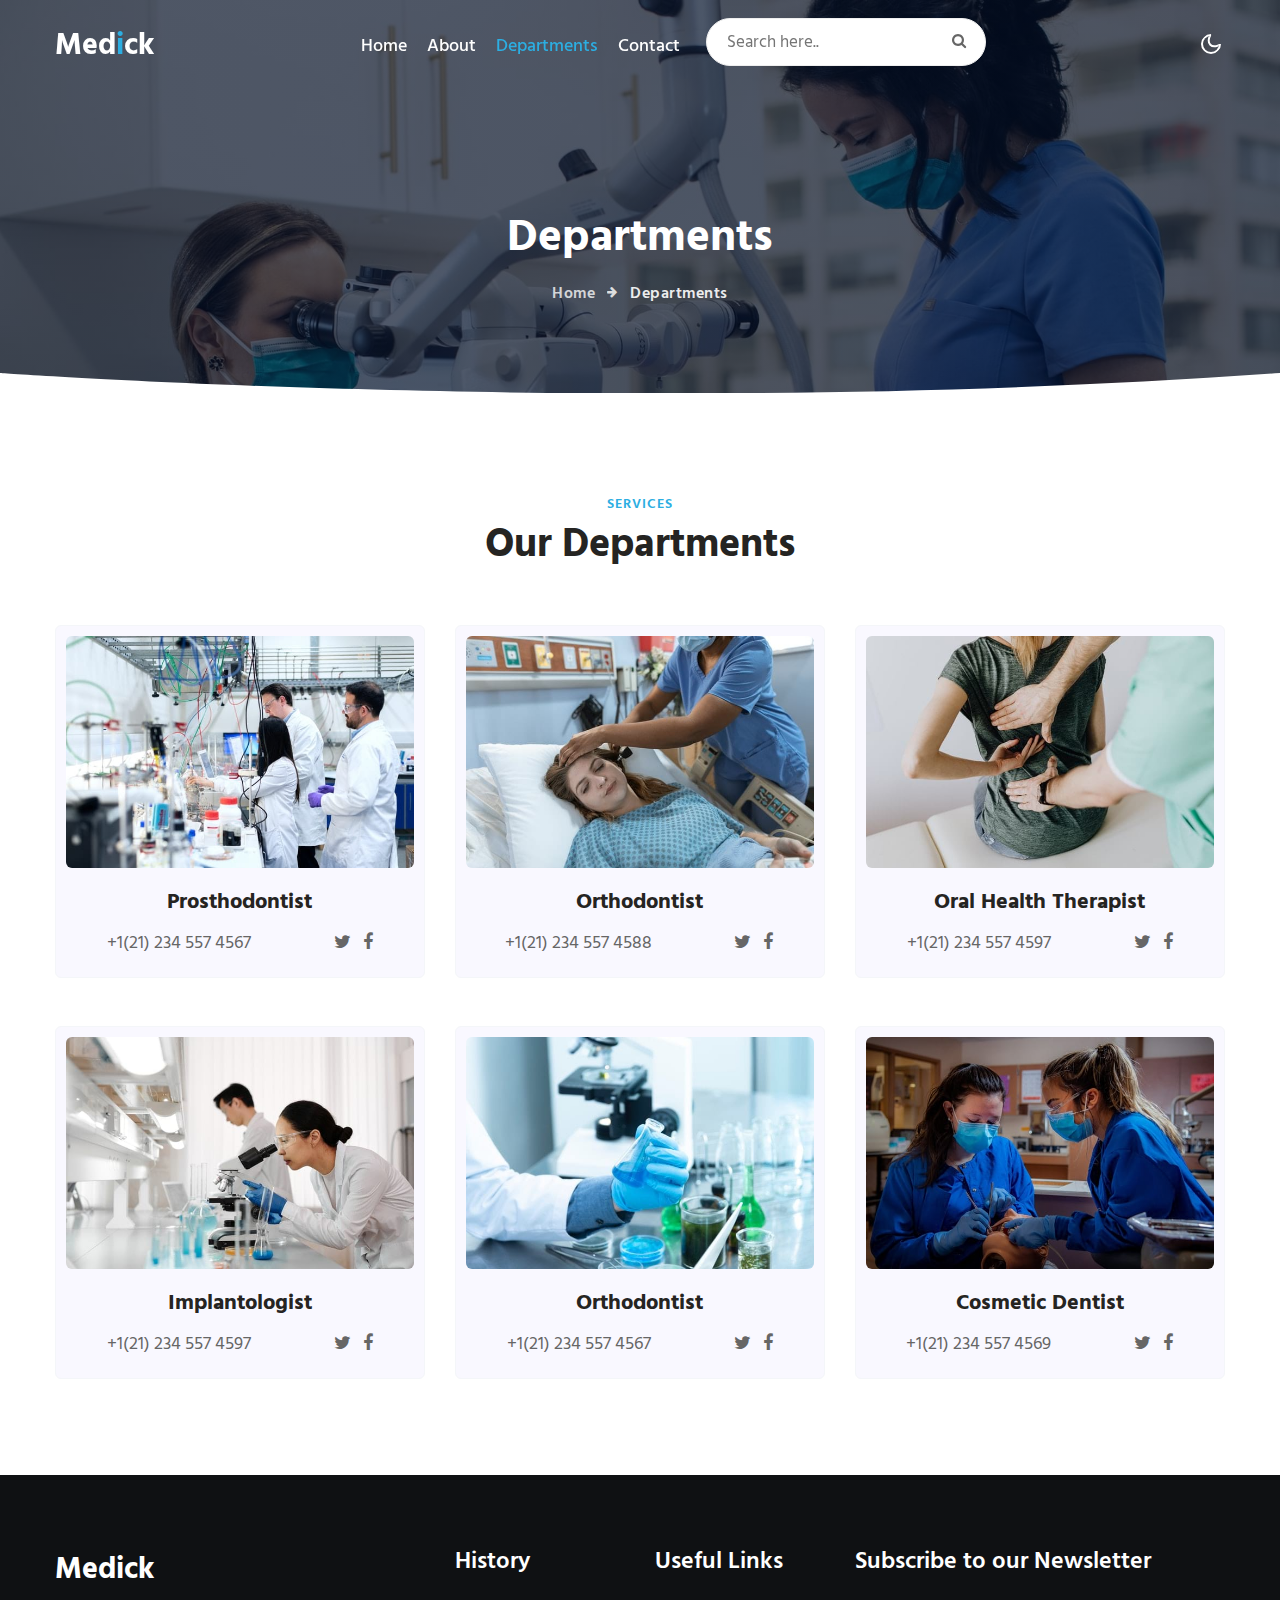
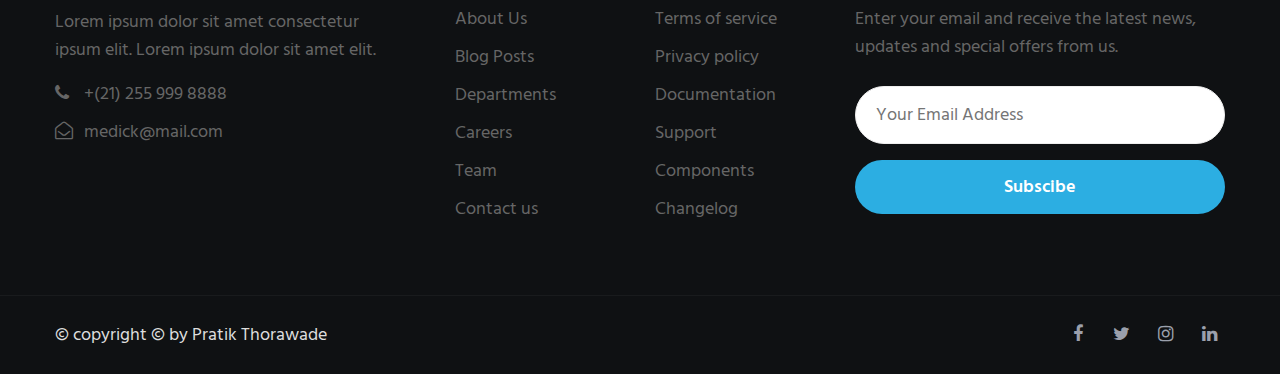
<file: services.html>
<!--
Author: Pratik
Author URL: https://github.com/Pratik-20
-->
<!doctype html>
<html lang="zxx">

<head>
  <!-- Required meta tags -->
  <meta charset="utf-8">
  <meta name="viewport" content="width=device-width, initial-scale=1, shrink-to-fit=no">
  <meta name="keywords"
    content="Medick Responsive web template, Bootstrap Web Templates, Android Compatible web template, Smartphone Compatible web template, free webdesigns for Nokia, Samsung, LG, SonyEricsson, Motorola web design" />
  <title>Medick Medical Category Bootstrap Responsive Web Template | Services :: Pratik </title>
  <link href="//fonts.googleapis.com/css2?family=Hind+Siliguri:wght@400;500;600;700&display=swap"
    rel="stylesheet">
  <!-- Template CSS -->
  <link rel="stylesheet" href="assets/css/style-starter.css">
</head>

<body>
  <!--header-->
  
  <div class="header-w3l">
    <!-- header -->
    <header id="site-header" class="fixed-top">
      <div class="container">
        <nav class="navbar navbar-expand-lg stroke">
          <a class="navbar-brand" href="index.html">
           Med<span class="sub-logo">i</span>ck</span>
          </a>
          <!-- if logo is image enable this   
            <a class="navbar-brand" href="#index.html">
                <img src="image-path" alt="Your logo" title="Your logo" style="height:35px;" />
            </a> -->
          <button class="navbar-toggler  collapsed bg-gradient" type="button" data-toggle="collapse"
            data-target="#navbarTogglerDemo02" aria-controls="navbarTogglerDemo02" aria-expanded="false"
            aria-label="Toggle navigation">
            <span class="navbar-toggler-icon fa icon-expand fa-bars"></span>
            <span class="navbar-toggler-icon fa icon-close fa-times"></span>
            </span>
          </button>

          <div class="collapse navbar-collapse" id="navbarTogglerDemo02">
            <ul class="navbar-nav mx-lg-auto">
              <li class="nav-item">
                <a class="nav-link" href="index.html">Home</a>
              </li>
              <li class="nav-item">
                <a class="nav-link" href="about.html">About</a>
              </li>
              <li class="nav-item active">
                <a class="nav-link"href="services.html">Departments</a>
              </li>
              
              <li class="nav-item">
                <a class="nav-link" href="contact.html">Contact</a>
              </li>
              <li class="search-bar ml-lg-3 mr-lg-5 mt-lg-0 mt-4">
                <!--/search-right-->
                <form class="search position-relative">
                  <input type="search" class="search__input" name="search" placeholder="Search here.."
                    onload="equalWidth()" required="">
                  <span class="fa fa-search search__icon"></span>
                </form>

                <!--//search-right-->
              </li>

            </ul>

          </div>
          <!-- toggle switch for light and dark theme -->
          <div class="mobile-position">
            <nav class="navigation">
              <div class="theme-switch-wrapper">
                <label class="theme-switch" for="checkbox">
                  <input type="checkbox" id="checkbox">
                  <div class="mode-container">
                    <i class="gg-sun"></i>
                    <i class="gg-moon"></i>
                  </div>
                </label>
              </div>
            </nav>
          </div>
          <!-- //toggle switch for light and dark theme -->
        </nav>
      </div>
    </header>
    </div>
    <!-- //header -->
    <!--/breadcrumb-bg-->
    <div class="breadcrumb-bg w3l-inner-page-breadcrumb py-5">
      <div class="container pt-lg-5 pt-md-3 p-lg-4 pb-md-3 my-lg-3">
        <h2 class="title pt-5">Departments</h2>
        <ul class="breadcrumbs-custom-path mt-3 text-center">
          <li><a href="index.html">Home</a></li>
          <li class="active"><span class="fa fa-arrow-right mx-2" aria-hidden="true"></span> Departments </li>
        </ul>
      </div>
    </div>
  <!--//breadcrumb-bg-->
  <!-- banner bottom shape -->
  <div class="position-relative">
    <div class="shape overflow-hidden">
      <svg viewBox="0 0 2880 48" fill="none" xmlns="http://www.w3.org/2000/svg">
        <path d="M0 48H1437.5H2880V0H2160C1442.5 52 720 0 720 0H0V48Z" fill="currentColor"></path>
      </svg>
    </div>
  </div>
  <!-- banner bottom shape -->
  <!--/serices-6-->
  <section class="w3l-serices-6 py-5" id="services1">
    <div class="container py-lg-5 py-md-4 py-2">
      <div class="title-content text-center">
        <h6 class="title-subhny text-center">
          Services
        </h6>
        <h3 class="title-w3l mb-sm-5 mb-4 pb-sm-o pb-2 text-center">Our Departments</h3>
      </div>
      <div class="grids-area-hny text-center row mt-lg-4">
        <div class="col-lg-4 col-md-6 grids-feature">
          <div class="area-box icon-blue">
              <a href="#"> <img src="assets/images/g1.jpg" alt="" class="img-fluid radius-image"></a>
              <h4><a href="#feature" class="title-head">Prosthodontist</a></h4>
              <!--/des-->
                <div class="w3doctor-box-bottom">
                  <div class="doctor-phone"><p><a href="tel:+1(21) 234 4567">+1(21) 234 557 4567</a></p></div>
                <div class="social-icons-dr">
                  <a href="#url" class="twitter"><span class="fa fa-twitter"></span></a>
                  <a href="#url" class="facebook"><span class="fa fa-facebook"></span></a>
                </div>
              </div>
            <!--//des-->
          </div>
        </div>
        <div class="col-lg-4 col-md-6 grids-feature mt-md-0 mt-4">
          <div class="area-box icon-pink">
            <a href="#"> <img src="assets/images/g2.jpg" alt="" class="img-fluid radius-image"></a>
            <h4><a href="#feature" class="title-head">Orthodontist</a></h4>
             <!--/des-->
             <div class="w3doctor-box-bottom">
              <div class="doctor-phone"><p><a href="tel:+1(21) 234 4588">+1(21) 234 557 4588</a></p></div>
            <div class="social-icons-dr">
              <a href="#url" class="twitter"><span class="fa fa-twitter"></span></a>
              <a href="#url" class="facebook"><span class="fa fa-facebook"></span></a>
            </div>
          </div>
        <!--//des-->
          </div>
        </div>
        <div class="col-lg-4 col-md-6 grids-feature mt-lg-0 mt-4">
          <div class="area-box icon-yellow">
            <a href="#"> <img src="assets/images/g3.jpg" alt="" class="img-fluid radius-image"></a>
            <h4><a href="#feature" class="title-head">Oral Health Therapist</a></h4>
            <!--/des-->
            <div class="w3doctor-box-bottom">
              <div class="doctor-phone"><p><a href="tel:+1(21) 234 4597">+1(21) 234 557 4597</a></p></div>
            <div class="social-icons-dr">
              <a href="#url" class="twitter"><span class="fa fa-twitter"></span></a>
              <a href="#url" class="facebook"><span class="fa fa-facebook"></span></a>
            </div>
          </div>
        <!--//des-->
          </div>
        </div>
        <div class="col-lg-4 col-md-6 grids-feature mt-lg-5 mt-4">
          <div class="area-box icon-yellow">
            <a href="#"> <img src="assets/images/g4.jpg" alt="" class="img-fluid radius-image"></a>
            <h4><a href="#feature" class="title-head">
              Implantologist</a></h4>
           <!--/des-->
           <div class="w3doctor-box-bottom">
            <div class="doctor-phone"><p><a href="tel:+1(21) 234 4597">+1(21) 234 557 4597</a></p></div>
          <div class="social-icons-dr">
            <a href="#url" class="twitter"><span class="fa fa-twitter"></span></a>
            <a href="#url" class="facebook"><span class="fa fa-facebook"></span></a>
          </div>
        </div>
      <!--//des-->
          </div>
        </div>
        <div class="col-lg-4 col-md-6 grids-feature mt-lg-5 mt-4">
          <div class="area-box icon-yellow">
            <a href="#"> <img src="assets/images/g5.jpg" alt="" class="img-fluid radius-image"></a>
            <h4><a href="#feature" class="title-head">Orthodontist</a></h4>
           <!--/des-->
           <div class="w3doctor-box-bottom">
            <div class="doctor-phone"><p><a href="tel:+1(21) 234 4567">+1(21) 234 557 4567</a></p></div>
          <div class="social-icons-dr">
            <a href="#url" class="twitter"><span class="fa fa-twitter"></span></a>
            <a href="#url" class="facebook"><span class="fa fa-facebook"></span></a>
          </div>
        </div>
      <!--//des-->
          </div>
        </div>
        <div class="col-lg-4 col-md-6 grids-feature mt-lg-5 mt-4">
          <div class="area-box icon-yellow">
            <a href="#"> <img src="assets/images/g6.jpg" alt="" class="img-fluid radius-image"></a>
            <h4><a href="#feature" class="title-head">
              Cosmetic Dentist</a></h4>
             <!--/des-->
             <div class="w3doctor-box-bottom">
              <div class="doctor-phone"><p><a href="tel:+1(21) 234 4569">+1(21) 234 557 4569</a></p></div>
            <div class="social-icons-dr">
              <a href="#url" class="twitter"><span class="fa fa-twitter"></span></a>
              <a href="#url" class="facebook"><span class="fa fa-facebook"></span></a>
            </div>
          </div>
        <!--//des-->
          </div>
        </div>
      </div>
    </div>
  </section>
  <!--//services-6-->
  <!-- footer -->
  <section class="w3l-footer-29-main">
    <div class="footer-29 py-5">
      <div class="container py-lg-4">
        <div class="row footer-top-29">
          <div class="col-lg-4 col-md-6 col-sm-7 footer-list-29 footer-1 pr-lg-5">
            <div class="footer-logo mb-3">
              <a class="navbar-brand" href="index.html">Medick</a>
            </div>
            <p>Lorem ipsum dolor sit amet consectetur ipsum elit. Lorem ipsum dolor sit amet elit.</p>
            <ul class="mt-3">
              <li><a href="tel:+(21) 255 999 8888"><span class="fa fa-phone"></span> +(21) 255 999 8888</a></li>
              <li><a href="mailto:medick@mail.com" class="mail"><span class="fa fa-envelope-open-o"></span>
                  medick@mail.com</a></li>
            </ul>
          </div>
          <div class="col-lg-2 col-md-6 col-sm-5 col-6 footer-list-29 footer-2 mt-sm-0 mt-5">

            <ul>
              <h6 class="footer-title-29">History</h6>
              <li><a href="about.html">About Us</a></li>
              <li><a href="blog.html"> Blog Posts</a></li>
              <li><a href="services.html">Departments</a></li>
              <li><a href="#careers"> Careers</a></li>
              <li><a href="about.html">Team</a></li>
              <li><a href="contact.html">Contact us</a></li>
            </ul>
          </div>
          <div class="col-lg-2 col-md-6 col-sm-5 col-6 footer-list-29 footer-3 mt-lg-0 mt-5">
            <h6 class="footer-title-29">Useful Links</h6>
            <ul>
              <li><a href="#terms">Terms of service</a></li>
              <li><a href="#privacy"> Privacy policy</a></li>
              <li><a href="#doc"> Documentation</a></li>
              <li><a href="#support"> Support</a></li>
              <li><a href="#components"> Components</a></li>
              <li><a href="#changelog"> Changelog</a></li>
            </ul>

          </div>
          <div class="col-lg-4 col-md-6 col-sm-7 footer-list-29 footer-4 mt-lg-0 mt-5">
            <h6 class="footer-title-29">Subscribe to our Newsletter </h6>
            <p>Enter your email and receive the latest news, updates and special offers from us.</p>

            <form action="#" class="subscribe" method="post">
              <input type="email" name="email" placeholder="Your Email Address" required="">
              <button class="btn btn-style btn-primary w-100 mt-3">Subscibe</button>
            </form>
          </div>
        </div>
      </div>
    </div>
  </section>
  <!-- //footer -->

  <!-- copyright -->
  <section class="w3l-copyright">
    <div class="container">
      <div class="row bottom-copies">
        <p class="col-lg-8 copy-footer-29">© copyright &copy; by Pratik Thorawade</p>

        <div class="col-lg-4 main-social-footer-29">
          <a href="#facebook" class="facebook"><span class="fa fa-facebook"></span></a>
          <a href="#twitter" class="twitter"><span class="fa fa-twitter"></span></a>
          <a href="#instagram" class="instagram"><span class="fa fa-instagram"></span></a>
          <a href="#linkedin" class="linkedin"><span class="fa fa-linkedin"></span></a>
        </div>

      </div>
    </div>

    <!-- move top -->
    <button onclick="topFunction()" id="movetop" title="Go to top">
      &#10548;
    </button>
    <script>
      // When the user scrolls down 20px from the top of the document, show the button
      window.onscroll = function () {
        scrollFunction()
      };

      function scrollFunction() {
        if (document.body.scrollTop > 20 || document.documentElement.scrollTop > 20) {
          document.getElementById("movetop").style.display = "block";
        } else {
          document.getElementById("movetop").style.display = "none";
        }
      }

      // When the user clicks on the button, scroll to the top of the document
      function topFunction() {
        document.body.scrollTop = 0;
        document.documentElement.scrollTop = 0;
      }
    </script>
    <!-- /move top -->
  </section>
  <!-- //copyright -->
  <!--//footer-->
  <!-- Template JavaScript -->
  <script src="assets/js/jquery-3.3.1.min.js"></script>
  <script src="assets/js/theme-change.js"></script>

  <!-- disable body scroll which navbar is in active -->
  <script>
    $(function () {
      $('.navbar-toggler').click(function () {
        $('body').toggleClass('noscroll');
      })
    });
  </script>
  <!-- disable body scroll which navbar is in active -->

  <!--/MENU-JS-->
  <script>
    $(window).on("scroll", function () {
      var scroll = $(window).scrollTop();

      if (scroll >= 80) {
        $("#site-header").addClass("nav-fixed");
      } else {
        $("#site-header").removeClass("nav-fixed");
      }
    });

    //Main navigation Active Class Add Remove
    $(".navbar-toggler").on("click", function () {
      $("header").toggleClass("active");
    });
    $(document).on("ready", function () {
      if ($(window).width() > 991) {
        $("header").removeClass("active");
      }
      $(window).on("resize", function () {
        if ($(window).width() > 991) {
          $("header").removeClass("active");
        }
      });
    });
  </script>
  <!--//MENU-JS-->


  <script src="assets/js/bootstrap.min.js"></script>

</body>

</html>
</file>
<file: assets/css/style-starter.css>
@charset "UTF-8";
 
:root {
  --blue: #007bff;
  --indigo: #6610f2;
  --purple: #6f42c1;
  --pink: #e83e8c;
  --red: #dc3545;
  --orange: #fd7e14;
  --yellow: #ffc107;
  --green: #28a745;
  --teal: #20c997;
  --cyan: #17a2b8;
  --white: #fff;
  --gray: #6c757d;
  --gray-dark: #343a40;
  --primary: #F42A2A;
  --secondary: #f8b195;
  --success: #28a745;
  --info: #17a2b8;
  --warning: #ffc107;
  --danger: #dc3545;
  --light: #f8f9fa;
  --dark: #343a40;
  --breakpoint-xs: 0;
  --breakpoint-sm: 576px;
  --breakpoint-md: 768px;
  --breakpoint-lg: 992px;
  --breakpoint-xl: 1200px;
  --font-family-sans-serif: -apple-system, BlinkMacSystemFont, "Segoe UI", Roboto, "Helvetica Neue", Arial, "Noto Sans", sans-serif, "Apple Color Emoji", "Segoe UI Emoji", "Segoe UI Symbol", "Noto Color Emoji";
  --font-family-monospace: SFMono-Regular, Menlo, Monaco, Consolas, "Liberation Mono", "Courier New", monospace;
}

*,
*::before,
*::after {
  box-sizing: border-box;
}

html {
  font-family: sans-serif;
  line-height: 1.15;
  -webkit-text-size-adjust: 100%;
  -webkit-tap-highlight-color: rgba(0, 0, 0, 0);
}

article,
aside,
figcaption,
figure,
footer,
header,
hgroup,
main,
nav,
section {
  display: block;
}

body {
  margin: 0;
  font-family: -apple-system, BlinkMacSystemFont, "Segoe UI", Roboto, "Helvetica Neue", Arial, "Noto Sans", sans-serif, "Apple Color Emoji", "Segoe UI Emoji", "Segoe UI Symbol", "Noto Color Emoji";
  font-size: 1rem;
  font-weight: 400;
  line-height: 1.5;
  color: #212529;
  text-align: left;
  background-color: #fff;
}

[tabindex="-1"]:focus:not(:focus-visible) {
  outline: 0 !important;
}

hr {
  box-sizing: content-box;
  height: 0;
  overflow: visible;
}

h1,
h2,
h3,
h4,
h5,
h6 {
  margin-top: 0;
  margin-bottom: 0.5rem;
}

p {
  margin-top: 0;
  margin-bottom: 1rem;
}

abbr[title],
abbr[data-original-title] {
  text-decoration: underline;
  -webkit-text-decoration: underline dotted;
  text-decoration: underline dotted;
  cursor: help;
  border-bottom: 0;
  -webkit-text-decoration-skip-ink: none;
  text-decoration-skip-ink: none;
}

address {
  margin-bottom: 1rem;
  font-style: normal;
  line-height: inherit;
}

ol,
ul,
dl {
  margin-top: 0;
  margin-bottom: 1rem;
}

ol ol,
ul ul,
ol ul,
ul ol {
  margin-bottom: 0;
}

dt {
  font-weight: 700;
}

dd {
  margin-bottom: .5rem;
  margin-left: 0;
}

blockquote {
  margin: 0 0 1rem;
}

b,
strong {
  font-weight: bolder;
}

small {
  font-size: 80%;
}

sub,
sup {
  position: relative;
  font-size: 75%;
  line-height: 0;
  vertical-align: baseline;
}

sub {
  bottom: -.25em;
}

sup {
  top: -.5em;
}

a {
  color: var(--primary-color);
  text-decoration: none;
  background-color: transparent;
}

a:hover {
  color: var(--primary-color);
  text-decoration: underline;
}

a:not([href]) {
  color: inherit;
  text-decoration: none;
}

a:not([href]):hover {
  color: inherit;
  text-decoration: none;
}

pre,
code,
kbd,
samp {
  font-family: SFMono-Regular, Menlo, Monaco, Consolas, "Liberation Mono", "Courier New", monospace;
  font-size: 1em;
}

pre {
  margin-top: 0;
  margin-bottom: 1rem;
  overflow: auto;
}

figure {
  margin: 0 0 1rem;
}

img {
  vertical-align: middle;
  border-style: none;
}

svg {
  overflow: hidden;
  vertical-align: middle;
}

table {
  border-collapse: collapse;
}

caption {
  padding-top: 0.75rem;
  padding-bottom: 0.75rem;
  color: #6c757d;
  text-align: left;
  caption-side: bottom;
}

th {
  text-align: inherit;
}

label {
  display: inline-block;
  margin-bottom: 0.5rem;
}

button {
  border-radius: 0;
}

button:focus {
  outline: 1px dotted;
  outline: 5px auto -webkit-focus-ring-color;
}

input,
button,
select,
optgroup,
textarea {
  margin: 0;
  font-family: inherit;
  font-size: inherit;
  line-height: inherit;
}

button,
input {
  overflow: visible;
}

button,
select {
  text-transform: none;
}

select {
  word-wrap: normal;
}

button,
[type="button"],
[type="reset"],
[type="submit"] {
  -webkit-appearance: button;
}

button:not(:disabled),
[type="button"]:not(:disabled),
[type="reset"]:not(:disabled),
[type="submit"]:not(:disabled) {
  cursor: pointer;
}

button::-moz-focus-inner,
[type="button"]::-moz-focus-inner,
[type="reset"]::-moz-focus-inner,
[type="submit"]::-moz-focus-inner {
  padding: 0;
  border-style: none;
}

input[type="radio"],
input[type="checkbox"] {
  box-sizing: border-box;
  padding: 0;
}

input[type="date"],
input[type="time"],
input[type="datetime-local"],
input[type="month"] {
  -webkit-appearance: listbox;
}

textarea {
  overflow: auto;
  resize: vertical;
}

fieldset {
  min-width: 0;
  padding: 0;
  margin: 0;
  border: 0;
}

legend {
  display: block;
  width: 100%;
  max-width: 100%;
  padding: 0;
  margin-bottom: .5rem;
  font-size: 1.5rem;
  line-height: inherit;
  color: inherit;
  white-space: normal;
}

@media (max-width: 1200px) {
  legend {
    font-size: calc(1.275rem + 0.3vw);
  }
}

progress {
  vertical-align: baseline;
}

[type="number"]::-webkit-inner-spin-button,
[type="number"]::-webkit-outer-spin-button {
  height: auto;
}

[type="search"] {
  outline-offset: -2px;
  -webkit-appearance: none;
}

[type="search"]::-webkit-search-decoration {
  -webkit-appearance: none;
}

::-webkit-file-upload-button {
  font: inherit;
  -webkit-appearance: button;
}

output {
  display: inline-block;
}

summary {
  display: list-item;
  cursor: pointer;
}

template {
  display: none;
}

[hidden] {
  display: none !important;
}

h1,
h2,
h3,
h4,
h5,
h6,
.h1,
.h2,
.h3,
.h4,
.h5,
.h6 {
  margin-bottom: 0.5rem;
  font-weight: 500;
  line-height: 1.2;
}

h1,
.h1 {
  font-size: 2.5rem;
}

@media (max-width: 1200px) {

  h1,
  .h1 {
    font-size: calc(1.375rem + 1.5vw);
  }
}

h2,
.h2 {
  font-size: 2rem;
}

@media (max-width: 1200px) {

  h2,
  .h2 {
    font-size: calc(1.325rem + 0.9vw);
  }
}

h3,
.h3 {
  font-size: 1.75rem;
}

@media (max-width: 1200px) {

  h3,
  .h3 {
    font-size: calc(1.3rem + 0.6vw);
  }
}

h4,
.h4 {
  font-size: 1.5rem;
}

@media (max-width: 1200px) {

  h4,
  .h4 {
    font-size: calc(1.275rem + 0.3vw);
  }
}

h5,
.h5 {
  font-size: 1.25rem;
}

h6,
.h6 {
  font-size: 1rem;
}

.lead {
  font-size: 1.25rem;
  font-weight: 300;
}

.display-1 {
  font-size: 6rem;
  font-weight: 300;
  line-height: 1.2;
}

@media (max-width: 1200px) {
  .display-1 {
    font-size: calc(1.725rem + 5.7vw);
  }
}

.display-2 {
  font-size: 5.5rem;
  font-weight: 300;
  line-height: 1.2;
}

@media (max-width: 1200px) {
  .display-2 {
    font-size: calc(1.675rem + 5.1vw);
  }
}

.display-3 {
  font-size: 4.5rem;
  font-weight: 300;
  line-height: 1.2;
}

@media (max-width: 1200px) {
  .display-3 {
    font-size: calc(1.575rem + 3.9vw);
  }
}

.display-4 {
  font-size: 3.5rem;
  font-weight: 300;
  line-height: 1.2;
}

@media (max-width: 1200px) {
  .display-4 {
    font-size: calc(1.475rem + 2.7vw);
  }
}

hr {
  margin-top: 1rem;
  margin-bottom: 1rem;
  border: 0;
  border-top: 1px solid rgba(0, 0, 0, 0.1);
}

small,
.small {
  font-size: 80%;
  font-weight: 400;
}

mark,
.mark {
  padding: 0.2em;
  background-color: #fcf8e3;
}

.list-unstyled {
  padding-left: 0;
  list-style: none;
}

.list-inline {
  padding-left: 0;
  list-style: none;
}

.list-inline-item {
  display: inline-block;
}

.list-inline-item:not(:last-child) {
  margin-right: 0.5rem;
}

.initialism {
  font-size: 90%;
  text-transform: uppercase;
}

.blockquote {
  margin-bottom: 1rem;
  font-size: 1.25rem;
}

.blockquote-footer {
  display: block;
  font-size: 80%;
  color: #6c757d;
}

.blockquote-footer::before {
  content: "\2014\00A0";
}

.img-fluid {
  max-width: 100%;
  height: auto;
}

.img-thumbnail {
  padding: 0.25rem;
  background-color: #fff;
  border: 1px solid #dee2e6;
  border-radius: 0.25rem;
  max-width: 100%;
  height: auto;
}

.figure {
  display: inline-block;
}

.figure-img {
  margin-bottom: 0.5rem;
  line-height: 1;
}

.figure-caption {
  font-size: 90%;
  color: #6c757d;
}

code {
  font-size: 87.5%;
  color: #e83e8c;
  word-wrap: break-word;
}

a>code {
  color: inherit;
}

kbd {
  padding: 0.2rem 0.4rem;
  font-size: 87.5%;
  color: #fff;
  background-color: #212529;
  border-radius: 0.2rem;
}

kbd kbd {
  padding: 0;
  font-size: 100%;
  font-weight: 700;
}

pre {
  display: block;
  font-size: 87.5%;
  color: #212529;
}

pre code {
  font-size: inherit;
  color: inherit;
  word-break: normal;
}

.pre-scrollable {
  max-height: 340px;
  overflow-y: scroll;
}

.container {
  width: 100%;
  padding-right: 15px;
  padding-left: 15px;
  margin-right: auto;
  margin-left: auto;
}

@media (min-width: 576px) {
  .container {
    max-width: 540px;
  }
}

@media (min-width: 768px) {
  .container {
    max-width: 720px;
  }
}

@media (min-width: 992px) {
  .container {
    max-width: 960px;
  }
}

@media (min-width: 1200px) {
  .container {
    max-width: 1140px;
  }
}

.container-fluid,
.container-sm,
.container-md,
.container-lg,
.container-xl {
  width: 100%;
  padding-right: 15px;
  padding-left: 15px;
  margin-right: auto;
  margin-left: auto;
}

@media (min-width: 576px) {

  .container,
  .container-sm {
    max-width: 540px;
  }
}

@media (min-width: 768px) {

  .container,
  .container-sm,
  .container-md {
    max-width: 720px;
  }
}

@media (min-width: 992px) {

  .container,
  .container-sm,
  .container-md,
  .container-lg {
    max-width: 960px;
  }
}

@media (min-width: 1200px) {

  .container,
  .container-sm,
  .container-md,
  .container-lg,
  .container-xl {
    max-width: 1140px;
  }
}

.row {
  display: flex;
  flex-wrap: wrap;
  margin-right: -15px;
  margin-left: -15px;
}

.no-gutters {
  margin-right: 0;
  margin-left: 0;
}

.no-gutters>.col,
.no-gutters>[class*="col-"] {
  padding-right: 0;
  padding-left: 0;
}

.col-1,
.col-2,
.col-3,
.col-4,
.col-5,
.col-6,
.col-7,
.col-8,
.col-9,
.col-10,
.col-11,
.col-12,
.col,
.col-auto,
.col-sm-1,
.col-sm-2,
.col-sm-3,
.col-sm-4,
.col-sm-5,
.col-sm-6,
.col-sm-7,
.col-sm-8,
.col-sm-9,
.col-sm-10,
.col-sm-11,
.col-sm-12,
.col-sm,
.col-sm-auto,
.col-md-1,
.col-md-2,
.col-md-3,
.col-md-4,
.col-md-5,
.col-md-6,
.col-md-7,
.col-md-8,
.col-md-9,
.col-md-10,
.col-md-11,
.col-md-12,
.col-md,
.col-md-auto,
.col-lg-1,
.col-lg-2,
.col-lg-3,
.col-lg-4,
.col-lg-5,
.col-lg-6,
.col-lg-7,
.col-lg-8,
.col-lg-9,
.col-lg-10,
.col-lg-11,
.col-lg-12,
.col-lg,
.col-lg-auto,
.col-xl-1,
.col-xl-2,
.col-xl-3,
.col-xl-4,
.col-xl-5,
.col-xl-6,
.col-xl-7,
.col-xl-8,
.col-xl-9,
.col-xl-10,
.col-xl-11,
.col-xl-12,
.col-xl,
.col-xl-auto {
  position: relative;
  width: 100%;
  padding-right: 15px;
  padding-left: 15px;
}

.col {
  flex-basis: 0;
  flex-grow: 1;
  max-width: 100%;
}

.row-cols-1>* {
  flex: 0 0 100%;
  max-width: 100%;
}

.row-cols-2>* {
  flex: 0 0 50%;
  max-width: 50%;
}

.row-cols-3>* {
  flex: 0 0 33.33333%;
  max-width: 33.33333%;
}

.row-cols-4>* {
  flex: 0 0 25%;
  max-width: 25%;
}

.row-cols-5>* {
  flex: 0 0 20%;
  max-width: 20%;
}

.row-cols-6>* {
  flex: 0 0 16.66667%;
  max-width: 16.66667%;
}

.col-auto {
  flex: 0 0 auto;
  width: auto;
  max-width: 100%;
}

.col-1 {
  flex: 0 0 8.33333%;
  max-width: 8.33333%;
}

.col-2 {
  flex: 0 0 16.66667%;
  max-width: 16.66667%;
}

.col-3 {
  flex: 0 0 25%;
  max-width: 25%;
}

.col-4 {
  flex: 0 0 33.33333%;
  max-width: 33.33333%;
}

.col-5 {
  flex: 0 0 41.66667%;
  max-width: 41.66667%;
}

.col-6 {
  flex: 0 0 50%;
  max-width: 50%;
}

.col-7 {
  flex: 0 0 58.33333%;
  max-width: 58.33333%;
}

.col-8 {
  flex: 0 0 66.66667%;
  max-width: 66.66667%;
}

.col-9 {
  flex: 0 0 75%;
  max-width: 75%;
}

.col-10 {
  flex: 0 0 83.33333%;
  max-width: 83.33333%;
}

.col-11 {
  flex: 0 0 91.66667%;
  max-width: 91.66667%;
}

.col-12 {
  flex: 0 0 100%;
  max-width: 100%;
}

.order-first {
  order: -1;
}

.order-last {
  order: 13;
}

.order-0 {
  order: 0;
}

.order-1 {
  order: 1;
}

.order-2 {
  order: 2;
}

.order-3 {
  order: 3;
}

.order-4 {
  order: 4;
}

.order-5 {
  order: 5;
}

.order-6 {
  order: 6;
}

.order-7 {
  order: 7;
}

.order-8 {
  order: 8;
}

.order-9 {
  order: 9;
}

.order-10 {
  order: 10;
}

.order-11 {
  order: 11;
}

.order-12 {
  order: 12;
}

.offset-1 {
  margin-left: 8.33333%;
}

.offset-2 {
  margin-left: 16.66667%;
}

.offset-3 {
  margin-left: 25%;
}

.offset-4 {
  margin-left: 33.33333%;
}

.offset-5 {
  margin-left: 41.66667%;
}

.offset-6 {
  margin-left: 50%;
}

.offset-7 {
  margin-left: 58.33333%;
}

.offset-8 {
  margin-left: 66.66667%;
}

.offset-9 {
  margin-left: 75%;
}

.offset-10 {
  margin-left: 83.33333%;
}

.offset-11 {
  margin-left: 91.66667%;
}

@media (min-width: 576px) {
  .col-sm {
    flex-basis: 0;
    flex-grow: 1;
    max-width: 100%;
  }

  .row-cols-sm-1>* {
    flex: 0 0 100%;
    max-width: 100%;
  }

  .row-cols-sm-2>* {
    flex: 0 0 50%;
    max-width: 50%;
  }

  .row-cols-sm-3>* {
    flex: 0 0 33.33333%;
    max-width: 33.33333%;
  }

  .row-cols-sm-4>* {
    flex: 0 0 25%;
    max-width: 25%;
  }

  .row-cols-sm-5>* {
    flex: 0 0 20%;
    max-width: 20%;
  }

  .row-cols-sm-6>* {
    flex: 0 0 16.66667%;
    max-width: 16.66667%;
  }

  .col-sm-auto {
    flex: 0 0 auto;
    width: auto;
    max-width: 100%;
  }

  .col-sm-1 {
    flex: 0 0 8.33333%;
    max-width: 8.33333%;
  }

  .col-sm-2 {
    flex: 0 0 16.66667%;
    max-width: 16.66667%;
  }

  .col-sm-3 {
    flex: 0 0 25%;
    max-width: 25%;
  }

  .col-sm-4 {
    flex: 0 0 33.33333%;
    max-width: 33.33333%;
  }

  .col-sm-5 {
    flex: 0 0 41.66667%;
    max-width: 41.66667%;
  }

  .col-sm-6 {
    flex: 0 0 50%;
    max-width: 50%;
  }

  .col-sm-7 {
    flex: 0 0 58.33333%;
    max-width: 58.33333%;
  }

  .col-sm-8 {
    flex: 0 0 66.66667%;
    max-width: 66.66667%;
  }

  .col-sm-9 {
    flex: 0 0 75%;
    max-width: 75%;
  }

  .col-sm-10 {
    flex: 0 0 83.33333%;
    max-width: 83.33333%;
  }

  .col-sm-11 {
    flex: 0 0 91.66667%;
    max-width: 91.66667%;
  }

  .col-sm-12 {
    flex: 0 0 100%;
    max-width: 100%;
  }

  .order-sm-first {
    order: -1;
  }

  .order-sm-last {
    order: 13;
  }

  .order-sm-0 {
    order: 0;
  }

  .order-sm-1 {
    order: 1;
  }

  .order-sm-2 {
    order: 2;
  }

  .order-sm-3 {
    order: 3;
  }

  .order-sm-4 {
    order: 4;
  }

  .order-sm-5 {
    order: 5;
  }

  .order-sm-6 {
    order: 6;
  }

  .order-sm-7 {
    order: 7;
  }

  .order-sm-8 {
    order: 8;
  }

  .order-sm-9 {
    order: 9;
  }

  .order-sm-10 {
    order: 10;
  }

  .order-sm-11 {
    order: 11;
  }

  .order-sm-12 {
    order: 12;
  }

  .offset-sm-0 {
    margin-left: 0;
  }

  .offset-sm-1 {
    margin-left: 8.33333%;
  }

  .offset-sm-2 {
    margin-left: 16.66667%;
  }

  .offset-sm-3 {
    margin-left: 25%;
  }

  .offset-sm-4 {
    margin-left: 33.33333%;
  }

  .offset-sm-5 {
    margin-left: 41.66667%;
  }

  .offset-sm-6 {
    margin-left: 50%;
  }

  .offset-sm-7 {
    margin-left: 58.33333%;
  }

  .offset-sm-8 {
    margin-left: 66.66667%;
  }

  .offset-sm-9 {
    margin-left: 75%;
  }

  .offset-sm-10 {
    margin-left: 83.33333%;
  }

  .offset-sm-11 {
    margin-left: 91.66667%;
  }
}

@media (min-width: 768px) {
  .col-md {
    flex-basis: 0;
    flex-grow: 1;
    max-width: 100%;
  }

  .row-cols-md-1>* {
    flex: 0 0 100%;
    max-width: 100%;
  }

  .row-cols-md-2>* {
    flex: 0 0 50%;
    max-width: 50%;
  }

  .row-cols-md-3>* {
    flex: 0 0 33.33333%;
    max-width: 33.33333%;
  }

  .row-cols-md-4>* {
    flex: 0 0 25%;
    max-width: 25%;
  }

  .row-cols-md-5>* {
    flex: 0 0 20%;
    max-width: 20%;
  }

  .row-cols-md-6>* {
    flex: 0 0 16.66667%;
    max-width: 16.66667%;
  }

  .col-md-auto {
    flex: 0 0 auto;
    width: auto;
    max-width: 100%;
  }

  .col-md-1 {
    flex: 0 0 8.33333%;
    max-width: 8.33333%;
  }

  .col-md-2 {
    flex: 0 0 16.66667%;
    max-width: 16.66667%;
  }

  .col-md-3 {
    flex: 0 0 25%;
    max-width: 25%;
  }

  .col-md-4 {
    flex: 0 0 33.33333%;
    max-width: 33.33333%;
  }

  .col-md-5 {
    flex: 0 0 41.66667%;
    max-width: 41.66667%;
  }

  .col-md-6 {
    flex: 0 0 50%;
    max-width: 50%;
  }

  .col-md-7 {
    flex: 0 0 58.33333%;
    max-width: 58.33333%;
  }

  .col-md-8 {
    flex: 0 0 66.66667%;
    max-width: 66.66667%;
  }

  .col-md-9 {
    flex: 0 0 75%;
    max-width: 75%;
  }

  .col-md-10 {
    flex: 0 0 83.33333%;
    max-width: 83.33333%;
  }

  .col-md-11 {
    flex: 0 0 91.66667%;
    max-width: 91.66667%;
  }

  .col-md-12 {
    flex: 0 0 100%;
    max-width: 100%;
  }

  .order-md-first {
    order: -1;
  }

  .order-md-last {
    order: 13;
  }

  .order-md-0 {
    order: 0;
  }

  .order-md-1 {
    order: 1;
  }

  .order-md-2 {
    order: 2;
  }

  .order-md-3 {
    order: 3;
  }

  .order-md-4 {
    order: 4;
  }

  .order-md-5 {
    order: 5;
  }

  .order-md-6 {
    order: 6;
  }

  .order-md-7 {
    order: 7;
  }

  .order-md-8 {
    order: 8;
  }

  .order-md-9 {
    order: 9;
  }

  .order-md-10 {
    order: 10;
  }

  .order-md-11 {
    order: 11;
  }

  .order-md-12 {
    order: 12;
  }

  .offset-md-0 {
    margin-left: 0;
  }

  .offset-md-1 {
    margin-left: 8.33333%;
  }

  .offset-md-2 {
    margin-left: 16.66667%;
  }

  .offset-md-3 {
    margin-left: 25%;
  }

  .offset-md-4 {
    margin-left: 33.33333%;
  }

  .offset-md-5 {
    margin-left: 41.66667%;
  }

  .offset-md-6 {
    margin-left: 50%;
  }

  .offset-md-7 {
    margin-left: 58.33333%;
  }

  .offset-md-8 {
    margin-left: 66.66667%;
  }

  .offset-md-9 {
    margin-left: 75%;
  }

  .offset-md-10 {
    margin-left: 83.33333%;
  }

  .offset-md-11 {
    margin-left: 91.66667%;
  }
}

@media (min-width: 992px) {
  .col-lg {
    flex-basis: 0;
    flex-grow: 1;
    max-width: 100%;
  }

  .row-cols-lg-1>* {
    flex: 0 0 100%;
    max-width: 100%;
  }

  .row-cols-lg-2>* {
    flex: 0 0 50%;
    max-width: 50%;
  }

  .row-cols-lg-3>* {
    flex: 0 0 33.33333%;
    max-width: 33.33333%;
  }

  .row-cols-lg-4>* {
    flex: 0 0 25%;
    max-width: 25%;
  }

  .row-cols-lg-5>* {
    flex: 0 0 20%;
    max-width: 20%;
  }

  .row-cols-lg-6>* {
    flex: 0 0 16.66667%;
    max-width: 16.66667%;
  }

  .col-lg-auto {
    flex: 0 0 auto;
    width: auto;
    max-width: 100%;
  }

  .col-lg-1 {
    flex: 0 0 8.33333%;
    max-width: 8.33333%;
  }

  .col-lg-2 {
    flex: 0 0 16.66667%;
    max-width: 16.66667%;
  }

  .col-lg-3 {
    flex: 0 0 25%;
    max-width: 25%;
  }

  .col-lg-4 {
    flex: 0 0 33.33333%;
    max-width: 33.33333%;
  }

  .col-lg-5 {
    flex: 0 0 41.66667%;
    max-width: 41.66667%;
  }

  .col-lg-6 {
    flex: 0 0 50%;
    max-width: 50%;
  }

  .col-lg-7 {
    flex: 0 0 58.33333%;
    max-width: 58.33333%;
  }

  .col-lg-8 {
    flex: 0 0 66.66667%;
    max-width: 66.66667%;
  }

  .col-lg-9 {
    flex: 0 0 75%;
    max-width: 75%;
  }

  .col-lg-10 {
    flex: 0 0 83.33333%;
    max-width: 83.33333%;
  }

  .col-lg-11 {
    flex: 0 0 91.66667%;
    max-width: 91.66667%;
  }

  .col-lg-12 {
    flex: 0 0 100%;
    max-width: 100%;
  }

  .order-lg-first {
    order: -1;
  }

  .order-lg-last {
    order: 13;
  }

  .order-lg-0 {
    order: 0;
  }

  .order-lg-1 {
    order: 1;
  }

  .order-lg-2 {
    order: 2;
  }

  .order-lg-3 {
    order: 3;
  }

  .order-lg-4 {
    order: 4;
  }

  .order-lg-5 {
    order: 5;
  }

  .order-lg-6 {
    order: 6;
  }

  .order-lg-7 {
    order: 7;
  }

  .order-lg-8 {
    order: 8;
  }

  .order-lg-9 {
    order: 9;
  }

  .order-lg-10 {
    order: 10;
  }

  .order-lg-11 {
    order: 11;
  }

  .order-lg-12 {
    order: 12;
  }

  .offset-lg-0 {
    margin-left: 0;
  }

  .offset-lg-1 {
    margin-left: 8.33333%;
  }

  .offset-lg-2 {
    margin-left: 16.66667%;
  }

  .offset-lg-3 {
    margin-left: 25%;
  }

  .offset-lg-4 {
    margin-left: 33.33333%;
  }

  .offset-lg-5 {
    margin-left: 41.66667%;
  }

  .offset-lg-6 {
    margin-left: 50%;
  }

  .offset-lg-7 {
    margin-left: 58.33333%;
  }

  .offset-lg-8 {
    margin-left: 66.66667%;
  }

  .offset-lg-9 {
    margin-left: 75%;
  }

  .offset-lg-10 {
    margin-left: 83.33333%;
  }

  .offset-lg-11 {
    margin-left: 91.66667%;
  }
}

@media (min-width: 1200px) {
  .col-xl {
    flex-basis: 0;
    flex-grow: 1;
    max-width: 100%;
  }

  .row-cols-xl-1>* {
    flex: 0 0 100%;
    max-width: 100%;
  }

  .row-cols-xl-2>* {
    flex: 0 0 50%;
    max-width: 50%;
  }

  .row-cols-xl-3>* {
    flex: 0 0 33.33333%;
    max-width: 33.33333%;
  }

  .row-cols-xl-4>* {
    flex: 0 0 25%;
    max-width: 25%;
  }

  .row-cols-xl-5>* {
    flex: 0 0 20%;
    max-width: 20%;
  }

  .row-cols-xl-6>* {
    flex: 0 0 16.66667%;
    max-width: 16.66667%;
  }

  .col-xl-auto {
    flex: 0 0 auto;
    width: auto;
    max-width: 100%;
  }

  .col-xl-1 {
    flex: 0 0 8.33333%;
    max-width: 8.33333%;
  }

  .col-xl-2 {
    flex: 0 0 16.66667%;
    max-width: 16.66667%;
  }

  .col-xl-3 {
    flex: 0 0 25%;
    max-width: 25%;
  }

  .col-xl-4 {
    flex: 0 0 33.33333%;
    max-width: 33.33333%;
  }

  .col-xl-5 {
    flex: 0 0 41.66667%;
    max-width: 41.66667%;
  }

  .col-xl-6 {
    flex: 0 0 50%;
    max-width: 50%;
  }

  .col-xl-7 {
    flex: 0 0 58.33333%;
    max-width: 58.33333%;
  }

  .col-xl-8 {
    flex: 0 0 66.66667%;
    max-width: 66.66667%;
  }

  .col-xl-9 {
    flex: 0 0 75%;
    max-width: 75%;
  }

  .col-xl-10 {
    flex: 0 0 83.33333%;
    max-width: 83.33333%;
  }

  .col-xl-11 {
    flex: 0 0 91.66667%;
    max-width: 91.66667%;
  }

  .col-xl-12 {
    flex: 0 0 100%;
    max-width: 100%;
  }

  .order-xl-first {
    order: -1;
  }

  .order-xl-last {
    order: 13;
  }

  .order-xl-0 {
    order: 0;
  }

  .order-xl-1 {
    order: 1;
  }

  .order-xl-2 {
    order: 2;
  }

  .order-xl-3 {
    order: 3;
  }

  .order-xl-4 {
    order: 4;
  }

  .order-xl-5 {
    order: 5;
  }

  .order-xl-6 {
    order: 6;
  }

  .order-xl-7 {
    order: 7;
  }


  .order-xl-8 {
    order: 8;
  }

  .order-xl-9 {
    order: 9;
  }

  .order-xl-10 {
    order: 10;
  }

  .order-xl-11 {
    order: 11;
  }

  .order-xl-12 {
    order: 12;
  }

  .offset-xl-0 {
    margin-left: 0;
  }

  .offset-xl-1 {
    margin-left: 8.33333%;
  }


  .offset-xl-2 {
    margin-left: 16.66667%;
  }

  .offset-xl-3 {
    margin-left: 25%;
  }

  .offset-xl-4 {
    margin-left: 33.33333%;
  }

  .offset-xl-5 {
    margin-left: 41.66667%;
  }

  .offset-xl-6 {
    margin-left: 50%;
  }

  .offset-xl-7 {
    margin-left: 58.33333%;
  }

  .offset-xl-8 {
    margin-left: 66.66667%;
  }

  .offset-xl-9 {
    margin-left: 75%;
  }

  .offset-xl-10 {
    margin-left: 83.33333%;
  }

  .offset-xl-11 {
    margin-left: 91.66667%;
  }
}

.table {
  width: 100%;
  margin-bottom: 1rem;
  color: #212529;
}

.table th,
.table td {
  padding: 0.75rem;
  vertical-align: top;
  border-top: 1px solid #dee2e6;
}

.table thead th {
  vertical-align: bottom;
  border-bottom: 2px solid #dee2e6;
}

.table tbody+tbody {
  border-top: 2px solid #dee2e6;
}

.table-sm th,
.table-sm td {
  padding: 0.3rem;
}

.table-bordered {
  border: 1px solid #dee2e6;
}

.table-bordered th,
.table-bordered td {
  border: 1px solid #dee2e6;
}

.table-bordered thead th,
.table-bordered thead td {
  border-bottom-width: 2px;
}

.table-borderless th,
.table-borderless td,
.table-borderless thead th,
.table-borderless tbody+tbody {
  border: 0;
}

.table-striped tbody tr:nth-of-type(odd) {
  background-color: rgba(0, 0, 0, 0.05);
}

.table-hover tbody tr:hover {
  color: #212529;
  background-color: rgba(0, 0, 0, 0.075);
}

.table-primary,
.table-primary>th,
.table-primary>td {
  background-color: #dad1f2;
}

.table-primary th,
.table-primary td,
.table-primary thead th,
.table-primary tbody+tbody {
  border-color: #baa9e7;
}

.table-hover .table-primary:hover {
  background-color: #cabdec;
}

.table-hover .table-primary:hover>td,
.table-hover .table-primary:hover>th {
  background-color: #cabdec;
}

.table-secondary,
.table-secondary>th,
.table-secondary>td {
  background-color: #fde9e1;
}

.table-secondary th,
.table-secondary td,
.table-secondary thead th,
.table-secondary tbody+tbody {
  border-color: #fbd6c8;
}

.table-hover .table-secondary:hover {
  background-color: #fbd7c9;
}

.table-hover .table-secondary:hover>td,
.table-hover .table-secondary:hover>th {
  background-color: #fbd7c9;
}

.table-success,
.table-success>th,
.table-success>td {
  background-color: #c3e6cb;
}

.table-success th,
.table-success td,
.table-success thead th,
.table-success tbody+tbody {
  border-color: #8fd19e;
}

.table-hover .table-success:hover {
  background-color: #b1dfbb;
}

.table-hover .table-success:hover>td,
.table-hover .table-success:hover>th {
  background-color: #b1dfbb;
}

.table-info,
.table-info>th,
.table-info>td {
  background-color: #bee5eb;
}

.table-info th,
.table-info td,
.table-info thead th,
.table-info tbody+tbody {
  border-color: #86cfda;
}

.table-hover .table-info:hover {
  background-color: #abdde5;
}

.table-hover .table-info:hover>td,
.table-hover .table-info:hover>th {
  background-color: #abdde5;
}

.table-warning,
.table-warning>th,
.table-warning>td {
  background-color: #ffeeba;
}

.table-warning th,
.table-warning td,
.table-warning thead th,
.table-warning tbody+tbody {
  border-color: #ffdf7e;
}

.table-hover .table-warning:hover {
  background-color: #ffe8a1;
}

.table-hover .table-warning:hover>td,
.table-hover .table-warning:hover>th {
  background-color: #ffe8a1;
}

.table-danger,
.table-danger>th,
.table-danger>td {
  background-color: #f5c6cb;
}

.table-danger th,
.table-danger td,
.table-danger thead th,
.table-danger tbody+tbody {
  border-color: #ed969e;
}

.table-hover .table-danger:hover {
  background-color: #f1b0b7;
}

.table-hover .table-danger:hover>td,
.table-hover .table-danger:hover>th {
  background-color: #f1b0b7;
}

.table-light,
.table-light>th,
.table-light>td {
  background-color: #fdfdfe;
}

.table-light th,
.table-light td,
.table-light thead th,
.table-light tbody+tbody {
  border-color: #fbfcfc;
}

.table-hover .table-light:hover {
  background-color: #ececf6;
}

.table-hover .table-light:hover>td,
.table-hover .table-light:hover>th {
  background-color: #ececf6;
}

.table-dark,
.table-dark>th,
.table-dark>td {
  background-color: #c6c8ca;
}

.table-dark th,
.table-dark td,
.table-dark thead th,
.table-dark tbody+tbody {
  border-color: #95999c;
}

.table-hover .table-dark:hover {
  background-color: #b9bbbe;
}

.table-hover .table-dark:hover>td,
.table-hover .table-dark:hover>th {
  background-color: #b9bbbe;
}

.table-active,
.table-active>th,
.table-active>td {
  background-color: rgba(0, 0, 0, 0.075);
}

.table-hover .table-active:hover {
  background-color: rgba(0, 0, 0, 0.075);
}

.table-hover .table-active:hover>td,
.table-hover .table-active:hover>th {
  background-color: rgba(0, 0, 0, 0.075);
}

.table .thead-dark th {
  color: #fff;
  background-color: #343a40;
  border-color: #454d55;
}

.table .thead-light th {
  color: #495057;
  background-color: #e9ecef;
  border-color: #dee2e6;
}

.table-dark {
  color: #fff;
  background-color: #343a40;
}

.table-dark th,
.table-dark td,
.table-dark thead th {
  border-color: #454d55;
}

.table-dark.table-bordered {
  border: 0;
}

.table-dark.table-striped tbody tr:nth-of-type(odd) {
  background-color: rgba(255, 255, 255, 0.05);
}

.table-dark.table-hover tbody tr:hover {
  color: #fff;
  background-color: rgba(255, 255, 255, 0.075);
}

@media (max-width: 575.98px) {
  .table-responsive-sm {
    display: block;
    width: 100%;
    overflow-x: auto;
    -webkit-overflow-scrolling: touch;
  }

  .table-responsive-sm>.table-bordered {
    border: 0;
  }
}

@media (max-width: 767.98px) {
  .table-responsive-md {
    display: block;
    width: 100%;
    overflow-x: auto;
    -webkit-overflow-scrolling: touch;
  }

  .table-responsive-md>.table-bordered {
    border: 0;
  }
}

@media (max-width: 991.98px) {
  .table-responsive-lg {
    display: block;
    width: 100%;
    overflow-x: auto;
    -webkit-overflow-scrolling: touch;
  }

  .table-responsive-lg>.table-bordered {
    border: 0;
  }
}

@media (max-width: 1199.98px) {
  .table-responsive-xl {
    display: block;
    width: 100%;
    overflow-x: auto;
    -webkit-overflow-scrolling: touch;
  }

  .table-responsive-xl>.table-bordered {
    border: 0;
  }
}

.table-responsive {
  display: block;
  width: 100%;
  overflow-x: auto;
  -webkit-overflow-scrolling: touch;
}

.table-responsive>.table-bordered {
  border: 0;
}

.form-control {
  display: block;
  width: 100%;
  height: calc(1.5em + 0.75rem + 2px);
  padding: 0.375rem 0.75rem;
  font-size: 1rem;
  font-weight: 400;
  line-height: 1.5;
  color: #495057;
  background-color: #fff;
  background-clip: padding-box;
  border: 1px solid #ced4da;
  border-radius: 0.25rem;
  transition: border-color 0.15s ease-in-out, box-shadow 0.15s ease-in-out;
}

@media (prefers-reduced-motion: reduce) {
  .form-control {
    transition: none;
  }
}

.form-control::-ms-expand {
  background-color: transparent;
  border: 0;
}

.form-control:-moz-focusring {
  color: transparent;
  text-shadow: 0 0 0 #495057;
}

.form-control:focus {
  color: #495057;
  background-color: #fff;
  border-color: #cabcec;
  outline: 0;
  box-shadow: 0 0 0 0.2rem rgba(123, 89, 208, 0.25);
}

.form-control::-webkit-input-placeholder {
  color: #6c757d;
  opacity: 1;
}

.form-control::-moz-placeholder {
  color: #6c757d;
  opacity: 1;
}

.form-control:-ms-input-placeholder {
  color: #6c757d;
  opacity: 1;
}

.form-control::-ms-input-placeholder {
  color: #6c757d;
  opacity: 1;
}

.form-control::placeholder {
  color: #6c757d;
  opacity: 1;
}

.form-control:disabled,
.form-control[readonly] {
  background-color: #e9ecef;
  opacity: 1;
}

select.form-control:focus::-ms-value {
  color: #495057;
  background-color: #fff;
}

.form-control-file,
.form-control-range {
  display: block;
  width: 100%;
}

.col-form-label {
  padding-top: calc(0.375rem + 1px);
  padding-bottom: calc(0.375rem + 1px);
  margin-bottom: 0;
  font-size: inherit;
  line-height: 1.5;
}

.col-form-label-lg {
  padding-top: calc(0.5rem + 1px);
  padding-bottom: calc(0.5rem + 1px);
  font-size: 1.25rem;
  line-height: 1.5;
}

.col-form-label-sm {
  padding-top: calc(0.25rem + 1px);
  padding-bottom: calc(0.25rem + 1px);
  font-size: 0.875rem;
  line-height: 1.5;
}

.form-control-plaintext {
  display: block;
  width: 100%;
  padding: 0.375rem 0;
  margin-bottom: 0;
  font-size: 1rem;
  line-height: 1.5;
  color: #212529;
  background-color: transparent;
  border: solid transparent;
  border-width: 1px 0;
}

.form-control-plaintext.form-control-sm,
.form-control-plaintext.form-control-lg {
  padding-right: 0;
  padding-left: 0;
}

.form-control-sm {
  height: calc(1.5em + 0.5rem + 2px);
  padding: 0.25rem 0.5rem;
  font-size: 0.875rem;
  line-height: 1.5;
  border-radius: 0.2rem;
}

.form-control-lg {
  height: calc(1.5em + 1rem + 2px);
  padding: 0.5rem 1rem;
  font-size: 1.25rem;
  line-height: 1.5;
  border-radius: 0.3rem;
}

select.form-control[size],
select.form-control[multiple] {
  height: auto;
}

textarea.form-control {
  height: auto;
}

.form-group {
  margin-bottom: 1rem;
}

.form-text {
  display: block;
  margin-top: 0.25rem;
}

.form-row {
  display: flex;
  flex-wrap: wrap;
  margin-right: -5px;
  margin-left: -5px;
}

.form-row>.col,
.form-row>[class*="col-"] {
  padding-right: 5px;
  padding-left: 5px;
}

.form-check {
  position: relative;
  display: block;
  padding-left: 1.25rem;
}

.form-check-input {
  position: absolute;
  margin-top: 0.3rem;
  margin-left: -1.25rem;
}

.form-check-input[disabled]~.form-check-label,
.form-check-input:disabled~.form-check-label {
  color: #6c757d;
}

.form-check-label {
  margin-bottom: 0;
}

.form-check-inline {
  display: inline-flex;
  align-items: center;
  padding-left: 0;
  margin-right: 0.75rem;
}

.form-check-inline .form-check-input {
  position: static;
  margin-top: 0;
  margin-right: 0.3125rem;
  margin-left: 0;
}

.valid-feedback {
  display: none;
  width: 100%;
  margin-top: 0.25rem;
  font-size: 80%;
  color: #28a745;
}

.valid-tooltip {
  position: absolute;
  top: 100%;
  z-index: 5;
  display: none;
  max-width: 100%;
  padding: 0.25rem 0.5rem;
  margin-top: .1rem;
  font-size: 0.875rem;
  line-height: 1.5;
  color: #fff;
  background-color: rgba(40, 167, 69, 0.9);
  border-radius: 0.25rem;
}

.was-validated :valid~.valid-feedback,
.was-validated :valid~.valid-tooltip,
.is-valid~.valid-feedback,
.is-valid~.valid-tooltip {
  display: block;
}

.was-validated .form-control:valid,
.form-control.is-valid {
  border-color: #28a745;
  padding-right: calc(1.5em + 0.75rem);
  background-image: url("data:image/svg+xml,%3csvg xmlns='http://www.w3.org/2000/svg' width='8' height='8' viewBox='0 0 8 8'%3e%3cpath fill='%2328a745' d='M2.3 6.73L.6 4.53c-.4-1.04.46-1.4 1.1-.8l1.1 1.4 3.4-3.8c.6-.63 1.6-.27 1.2.7l-4 4.6c-.43.5-.8.4-1.1.1z'/%3e%3c/svg%3e");
  background-repeat: no-repeat;
  background-position: right calc(0.375em + 0.1875rem) center;
  background-size: calc(0.75em + 0.375rem) calc(0.75em + 0.375rem);
}

.was-validated .form-control:valid:focus,
.form-control.is-valid:focus {
  border-color: #28a745;
  box-shadow: 0 0 0 0.2rem rgba(40, 167, 69, 0.25);
}

.was-validated textarea.form-control:valid,
textarea.form-control.is-valid {
  padding-right: calc(1.5em + 0.75rem);
  background-position: top calc(0.375em + 0.1875rem) right calc(0.375em + 0.1875rem);
}

.was-validated .custom-select:valid,
.custom-select.is-valid {
  border-color: #28a745;
  padding-right: calc(0.75em + 2.3125rem);
  background: url("data:image/svg+xml,%3csvg xmlns='http://www.w3.org/2000/svg' width='4' height='5' viewBox='0 0 4 5'%3e%3cpath fill='%23343a40' d='M2 0L0 2h4zm0 5L0 3h4z'/%3e%3c/svg%3e") no-repeat right 0.75rem center/8px 10px, url("data:image/svg+xml,%3csvg xmlns='http://www.w3.org/2000/svg' width='8' height='8' viewBox='0 0 8 8'%3e%3cpath fill='%2328a745' d='M2.3 6.73L.6 4.53c-.4-1.04.46-1.4 1.1-.8l1.1 1.4 3.4-3.8c.6-.63 1.6-.27 1.2.7l-4 4.6c-.43.5-.8.4-1.1.1z'/%3e%3c/svg%3e") #fff no-repeat center right 1.75rem/calc(0.75em + 0.375rem) calc(0.75em + 0.375rem);
}

.was-validated .custom-select:valid:focus,
.custom-select.is-valid:focus {
  border-color: #28a745;
  box-shadow: 0 0 0 0.2rem rgba(40, 167, 69, 0.25);
}

.was-validated .form-check-input:valid~.form-check-label,
.form-check-input.is-valid~.form-check-label {
  color: #28a745;
}

.was-validated .form-check-input:valid~.valid-feedback,
.was-validated .form-check-input:valid~.valid-tooltip,
.form-check-input.is-valid~.valid-feedback,
.form-check-input.is-valid~.valid-tooltip {
  display: block;
}

.was-validated .custom-control-input:valid~.custom-control-label,
.custom-control-input.is-valid~.custom-control-label {
  color: #28a745;
}

.was-validated .custom-control-input:valid~.custom-control-label::before,
.custom-control-input.is-valid~.custom-control-label::before {
  border-color: #28a745;
}

.was-validated .custom-control-input:valid:checked~.custom-control-label::before,
.custom-control-input.is-valid:checked~.custom-control-label::before {
  border-color: #34ce57;
  background-color: #34ce57;
}

.was-validated .custom-control-input:valid:focus~.custom-control-label::before,
.custom-control-input.is-valid:focus~.custom-control-label::before {
  box-shadow: 0 0 0 0.2rem rgba(40, 167, 69, 0.25);
}

.was-validated .custom-control-input:valid:focus:not(:checked)~.custom-control-label::before,
.custom-control-input.is-valid:focus:not(:checked)~.custom-control-label::before {
  border-color: #28a745;
}

.was-validated .custom-file-input:valid~.custom-file-label,
.custom-file-input.is-valid~.custom-file-label {
  border-color: #28a745;
}

.was-validated .custom-file-input:valid:focus~.custom-file-label,
.custom-file-input.is-valid:focus~.custom-file-label {
  border-color: #28a745;
  box-shadow: 0 0 0 0.2rem rgba(40, 167, 69, 0.25);
}

.invalid-feedback {
  display: none;
  width: 100%;
  margin-top: 0.25rem;
  font-size: 80%;
  color: #dc3545;
}

.invalid-tooltip {
  position: absolute;
  top: 100%;
  z-index: 5;
  display: none;
  max-width: 100%;
  padding: 0.25rem 0.5rem;
  margin-top: .1rem;
  font-size: 0.875rem;
  line-height: 1.5;
  color: #fff;
  background-color: rgba(220, 53, 69, 0.9);
  border-radius: 0.25rem;
}

.was-validated :invalid~.invalid-feedback,
.was-validated :invalid~.invalid-tooltip,
.is-invalid~.invalid-feedback,
.is-invalid~.invalid-tooltip {
  display: block;
}

.was-validated .form-control:invalid,
.form-control.is-invalid {
  border-color: #dc3545;
  padding-right: calc(1.5em + 0.75rem);
  background-image: url("data:image/svg+xml,%3csvg xmlns='http://www.w3.org/2000/svg' width='12' height='12' fill='none' stroke='%23dc3545' viewBox='0 0 12 12'%3e%3ccircle cx='6' cy='6' r='4.5'/%3e%3cpath stroke-linejoin='round' d='M5.8 3.6h.4L6 6.5z'/%3e%3ccircle cx='6' cy='8.2' r='.6' fill='%23dc3545' stroke='none'/%3e%3c/svg%3e");
  background-repeat: no-repeat;
  background-position: right calc(0.375em + 0.1875rem) center;
  background-size: calc(0.75em + 0.375rem) calc(0.75em + 0.375rem);
}

.was-validated .form-control:invalid:focus,
.form-control.is-invalid:focus {
  border-color: #dc3545;
  box-shadow: 0 0 0 0.2rem rgba(220, 53, 69, 0.25);
}

.was-validated textarea.form-control:invalid,
textarea.form-control.is-invalid {
  padding-right: calc(1.5em + 0.75rem);
  background-position: top calc(0.375em + 0.1875rem) right calc(0.375em + 0.1875rem);
}

.was-validated .custom-select:invalid,
.custom-select.is-invalid {
  border-color: #dc3545;
  padding-right: calc(0.75em + 2.3125rem);
  background: url("data:image/svg+xml,%3csvg xmlns='http://www.w3.org/2000/svg' width='4' height='5' viewBox='0 0 4 5'%3e%3cpath fill='%23343a40' d='M2 0L0 2h4zm0 5L0 3h4z'/%3e%3c/svg%3e") no-repeat right 0.75rem center/8px 10px, url("data:image/svg+xml,%3csvg xmlns='http://www.w3.org/2000/svg' width='12' height='12' fill='none' stroke='%23dc3545' viewBox='0 0 12 12'%3e%3ccircle cx='6' cy='6' r='4.5'/%3e%3cpath stroke-linejoin='round' d='M5.8 3.6h.4L6 6.5z'/%3e%3ccircle cx='6' cy='8.2' r='.6' fill='%23dc3545' stroke='none'/%3e%3c/svg%3e") #fff no-repeat center right 1.75rem/calc(0.75em + 0.375rem) calc(0.75em + 0.375rem);
}

.was-validated .custom-select:invalid:focus,
.custom-select.is-invalid:focus {
  border-color: #dc3545;
  box-shadow: 0 0 0 0.2rem rgba(220, 53, 69, 0.25);
}

.was-validated .form-check-input:invalid~.form-check-label,
.form-check-input.is-invalid~.form-check-label {
  color: #dc3545;
}

.was-validated .form-check-input:invalid~.invalid-feedback,
.was-validated .form-check-input:invalid~.invalid-tooltip,
.form-check-input.is-invalid~.invalid-feedback,
.form-check-input.is-invalid~.invalid-tooltip {
  display: block;
}

.was-validated .custom-control-input:invalid~.custom-control-label,
.custom-control-input.is-invalid~.custom-control-label {
  color: #dc3545;
}

.was-validated .custom-control-input:invalid~.custom-control-label::before,
.custom-control-input.is-invalid~.custom-control-label::before {
  border-color: #dc3545;
}

.was-validated .custom-control-input:invalid:checked~.custom-control-label::before,
.custom-control-input.is-invalid:checked~.custom-control-label::before {
  border-color: #e4606d;
  background-color: #e4606d;
}

.was-validated .custom-control-input:invalid:focus~.custom-control-label::before,
.custom-control-input.is-invalid:focus~.custom-control-label::before {
  box-shadow: 0 0 0 0.2rem rgba(220, 53, 69, 0.25);
}

.was-validated .custom-control-input:invalid:focus:not(:checked)~.custom-control-label::before,
.custom-control-input.is-invalid:focus:not(:checked)~.custom-control-label::before {
  border-color: #dc3545;
}

.was-validated .custom-file-input:invalid~.custom-file-label,
.custom-file-input.is-invalid~.custom-file-label {
  border-color: #dc3545;
}

.was-validated .custom-file-input:invalid:focus~.custom-file-label,
.custom-file-input.is-invalid:focus~.custom-file-label {
  border-color: #dc3545;
  box-shadow: 0 0 0 0.2rem rgba(220, 53, 69, 0.25);
}

.form-inline {
  display: flex;
  flex-flow: row wrap;
  align-items: center;
}

.form-inline .form-check {
  width: 100%;
}

@media (min-width: 576px) {
  .form-inline label {
    display: flex;
    align-items: center;
    justify-content: center;
    margin-bottom: 0;
  }

  .form-inline .form-group {
    display: flex;
    flex: 0 0 auto;
    flex-flow: row wrap;
    align-items: center;
    margin-bottom: 0;
  }

  .form-inline .form-control {
    display: inline-block;
    width: auto;
    vertical-align: middle;
  }

  .form-inline .form-control-plaintext {
    display: inline-block;
  }

  .form-inline .input-group,
  .form-inline .custom-select {
    width: auto;
  }

  .form-inline .form-check {
    display: flex;
    align-items: center;
    justify-content: center;
    width: auto;
    padding-left: 0;
  }

  .form-inline .form-check-input {
    position: relative;
    flex-shrink: 0;
    margin-top: 0;
    margin-right: 0.25rem;
    margin-left: 0;
  }

  .form-inline .custom-control {
    align-items: center;
    justify-content: center;
  }

  .form-inline .custom-control-label {
    margin-bottom: 0;
  }
}

.btn {
  display: inline-block;
  font-weight: 400;
  color: #212529;
  text-align: center;
  vertical-align: middle;
  cursor: pointer;
  -webkit-user-select: none;
  -moz-user-select: none;
  -ms-user-select: none;
  user-select: none;
  background-color: transparent;
  border: 1px solid transparent;
  padding: 0.375rem 0.75rem;
  font-size: 1rem;
  line-height: 1.5;
  border-radius: 0.25rem;
  transition: color 0.15s ease-in-out, background-color 0.15s ease-in-out, border-color 0.15s ease-in-out, box-shadow 0.15s ease-in-out;
}

@media (prefers-reduced-motion: reduce) {
  .btn {
    transition: none;
  }
}

.btn:hover {
  color: #212529;
  text-decoration: none;
}

.btn:focus,
.btn.focus {
  outline: 0;
  box-shadow: 0 0 0 0.2rem rgba(123, 89, 208, 0.25);
}

.btn.disabled,
.btn:disabled {
  opacity: 0.65;
}

a.btn.disabled,
fieldset:disabled a.btn {
  pointer-events: none;
}

.btn-primary {
  color: #fff;
  background-color: #F42A2A;
  border-color: #F42A2A;
}

.btn-primary:hover {
  color: #fff;
  background-color: #FF3F38;
  border-color: #FF3F38;
}

.btn-primary:focus,
.btn-primary.focus {
  color: #fff;
  background-color: #FF3F38;
  border-color: #FF3F38;
  box-shadow: 0 0 0 0.2rem rgba(143, 114, 215, 0.5);
}

.btn-primary.disabled,
.btn-primary:disabled {
  color: #fff;
  background-color: #F42A2A;
  border-color: #F42A2A;
}

.btn-primary:not(:disabled):not(.disabled):active,
.btn-primary:not(:disabled):not(.disabled).active,
.show>.btn-primary.dropdown-toggle {
  color: #fff;
  background-color: #FF3F38;
  border-color: #5933b6;
}

.btn-primary:not(:disabled):not(.disabled):active:focus,
.btn-primary:not(:disabled):not(.disabled).active:focus,
.show>.btn-primary.dropdown-toggle:focus {
  box-shadow: 0 0 0 0.2rem rgba(143, 114, 215, 0.5);
}

.btn-secondary {
  color: #212529;
  background-color: #f8b195;
  border-color: #f8b195;
}

.btn-secondary:hover {
  color: #212529;
  background-color: #f69771;
  border-color: #f58e65;
}

.btn-secondary:focus,
.btn-secondary.focus {
  color: #212529;
  background-color: #f69771;
  border-color: #f58e65;
  box-shadow: 0 0 0 0.2rem rgba(216, 156, 133, 0.5);
}

.btn-secondary.disabled,
.btn-secondary:disabled {
  color: #212529;
  background-color: #f8b195;
  border-color: #f8b195;
}

.btn-secondary:not(:disabled):not(.disabled):active,
.btn-secondary:not(:disabled):not(.disabled).active,
.show>.btn-secondary.dropdown-toggle {
  color: #212529;
  background-color: #f58e65;
  border-color: #f48559;
}

.btn-secondary:not(:disabled):not(.disabled):active:focus,
.btn-secondary:not(:disabled):not(.disabled).active:focus,
.show>.btn-secondary.dropdown-toggle:focus {
  box-shadow: 0 0 0 0.2rem rgba(216, 156, 133, 0.5);
}

.btn-success {
  color: #fff;
  background-color: #28a745;
  border-color: #28a745;
}

.btn-success:hover {
  color: #fff;
  background-color: #218838;
  border-color: #1e7e34;
}

.btn-success:focus,
.btn-success.focus {
  color: #fff;
  background-color: #218838;
  border-color: #1e7e34;
  box-shadow: 0 0 0 0.2rem rgba(72, 180, 97, 0.5);
}

.btn-success.disabled,
.btn-success:disabled {
  color: #fff;
  background-color: #28a745;
  border-color: #28a745;
}

.btn-success:not(:disabled):not(.disabled):active,
.btn-success:not(:disabled):not(.disabled).active,
.show>.btn-success.dropdown-toggle {
  color: #fff;
  background-color: #1e7e34;
  border-color: #1c7430;
}

.btn-success:not(:disabled):not(.disabled):active:focus,
.btn-success:not(:disabled):not(.disabled).active:focus,
.show>.btn-success.dropdown-toggle:focus {
  box-shadow: 0 0 0 0.2rem rgba(72, 180, 97, 0.5);
}

.btn-info {
  color: #fff;
  background-color: #17a2b8;
  border-color: #17a2b8;
}

.btn-info:hover {
  color: #fff;
  background-color: #138496;
  border-color: #117a8b;
}

.btn-info:focus,
.btn-info.focus {
  color: #fff;
  background-color: #138496;
  border-color: #117a8b;
  box-shadow: 0 0 0 0.2rem rgba(58, 176, 195, 0.5);
}

.btn-info.disabled,
.btn-info:disabled {
  color: #fff;
  background-color: #17a2b8;
  border-color: #17a2b8;
}

.btn-info:not(:disabled):not(.disabled):active,
.btn-info:not(:disabled):not(.disabled).active,
.show>.btn-info.dropdown-toggle {
  color: #fff;
  background-color: #117a8b;
  border-color: #10707f;
}

.btn-info:not(:disabled):not(.disabled):active:focus,
.btn-info:not(:disabled):not(.disabled).active:focus,
.show>.btn-info.dropdown-toggle:focus {
  box-shadow: 0 0 0 0.2rem rgba(58, 176, 195, 0.5);
}

.btn-warning {
  color: #212529;
  background-color: #ffc107;
  border-color: #ffc107;
}

.btn-warning:hover {
  color: #212529;
  background-color: #e0a800;
  border-color: #d39e00;
}

.btn-warning:focus,
.btn-warning.focus {
  color: #212529;
  background-color: #e0a800;
  border-color: #d39e00;
  box-shadow: 0 0 0 0.2rem rgba(222, 170, 12, 0.5);
}

.btn-warning.disabled,
.btn-warning:disabled {
  color: #212529;
  background-color: #ffc107;
  border-color: #ffc107;
}

.btn-warning:not(:disabled):not(.disabled):active,
.btn-warning:not(:disabled):not(.disabled).active,
.show>.btn-warning.dropdown-toggle {
  color: #212529;
  background-color: #d39e00;
  border-color: #c69500;
}

.btn-warning:not(:disabled):not(.disabled):active:focus,
.btn-warning:not(:disabled):not(.disabled).active:focus,
.show>.btn-warning.dropdown-toggle:focus {
  box-shadow: 0 0 0 0.2rem rgba(222, 170, 12, 0.5);
}

.btn-danger {
  color: #fff;
  background-color: #dc3545;
  border-color: #dc3545;
}

.btn-danger:hover {
  color: #fff;
  background-color: #c82333;
  border-color: #bd2130;
}

.btn-danger:focus,
.btn-danger.focus {
  color: #fff;
  background-color: #c82333;
  border-color: #bd2130;
  box-shadow: 0 0 0 0.2rem rgba(225, 83, 97, 0.5);
}

.btn-danger.disabled,
.btn-danger:disabled {
  color: #fff;
  background-color: #dc3545;
  border-color: #dc3545;
}

.btn-danger:not(:disabled):not(.disabled):active,
.btn-danger:not(:disabled):not(.disabled).active,
.show>.btn-danger.dropdown-toggle {
  color: #fff;
  background-color: #bd2130;
  border-color: #b21f2d;
}

.btn-danger:not(:disabled):not(.disabled):active:focus,
.btn-danger:not(:disabled):not(.disabled).active:focus,
.show>.btn-danger.dropdown-toggle:focus {
  box-shadow: 0 0 0 0.2rem rgba(225, 83, 97, 0.5);
}

.btn-light {
  color: #212529;
  background-color: #f8f9fa;
  border-color: #f8f9fa;
}

.btn-light:hover {
  color: #212529;
  background-color: #e2e6ea;
  border-color: #dae0e5;
}

.btn-light:focus,
.btn-light.focus {
  color: #212529;
  background-color: #e2e6ea;
  border-color: #dae0e5;
  box-shadow: 0 0 0 0.2rem rgba(216, 217, 219, 0.5);
}

.btn-light.disabled,
.btn-light:disabled {
  color: #212529;
  background-color: #f8f9fa;
  border-color: #f8f9fa;
}

.btn-light:not(:disabled):not(.disabled):active,
.btn-light:not(:disabled):not(.disabled).active,
.show>.btn-light.dropdown-toggle {
  color: #212529;
  background-color: #dae0e5;
  border-color: #d3d9df;
}

.btn-light:not(:disabled):not(.disabled):active:focus,
.btn-light:not(:disabled):not(.disabled).active:focus,
.show>.btn-light.dropdown-toggle:focus {
  box-shadow: 0 0 0 0.2rem rgba(216, 217, 219, 0.5);
}

.btn-dark {
  color: #fff;
  background-color: #343a40;
  border-color: #343a40;
}

.btn-dark:hover {
  color: #fff;
  background-color: #23272b;
  border-color: #1d2124;
}

.btn-dark:focus,
.btn-dark.focus {
  color: #fff;
  background-color: #23272b;
  border-color: #1d2124;
  box-shadow: 0 0 0 0.2rem rgba(82, 88, 93, 0.5);
}

.btn-dark.disabled,
.btn-dark:disabled {
  color: #fff;
  background-color: #343a40;
  border-color: #343a40;
}

.btn-dark:not(:disabled):not(.disabled):active,
.btn-dark:not(:disabled):not(.disabled).active,
.show>.btn-dark.dropdown-toggle {
  color: #fff;
  background-color: #1d2124;
  border-color: #171a1d;
}

.btn-dark:not(:disabled):not(.disabled):active:focus,
.btn-dark:not(:disabled):not(.disabled).active:focus,
.show>.btn-dark.dropdown-toggle:focus {
  box-shadow: 0 0 0 0.2rem rgba(82, 88, 93, 0.5);
}

.btn-outline-primary {
  color: #F42A2A;
  border-color: #F42A2A;
}

.btn-outline-primary:hover {
  color: #fff;
  background-color: #F42A2A;
  border-color: #F42A2A;
}

.btn-outline-primary:focus,
.btn-outline-primary.focus {
  box-shadow: 0 0 0 0.2rem rgba(123, 89, 208, 0.5);
}

.btn-outline-primary.disabled,
.btn-outline-primary:disabled {
  color: #F42A2A;
  background-color: transparent;
}

.btn-outline-primary:not(:disabled):not(.disabled):active,
.btn-outline-primary:not(:disabled):not(.disabled).active,
.show>.btn-outline-primary.dropdown-toggle {
  color: #fff;
  background-color: #F42A2A;
  border-color: #F42A2A;
}

.btn-outline-primary:not(:disabled):not(.disabled):active:focus,
.btn-outline-primary:not(:disabled):not(.disabled).active:focus,
.show>.btn-outline-primary.dropdown-toggle:focus {
  box-shadow: 0 0 0 0.2rem rgba(123, 89, 208, 0.5);
}

.btn-outline-secondary {
  color: #f8b195;
  border-color: #f8b195;
}

.btn-outline-secondary:hover {
  color: #212529;
  background-color: #f8b195;
  border-color: #f8b195;
}

.btn-outline-secondary:focus,
.btn-outline-secondary.focus {
  box-shadow: 0 0 0 0.2rem rgba(248, 177, 149, 0.5);
}

.btn-outline-secondary.disabled,
.btn-outline-secondary:disabled {
  color: #f8b195;
  background-color: transparent;
}

.btn-outline-secondary:not(:disabled):not(.disabled):active,
.btn-outline-secondary:not(:disabled):not(.disabled).active,
.show>.btn-outline-secondary.dropdown-toggle {
  color: #212529;
  background-color: #f8b195;
  border-color: #f8b195;
}

.btn-outline-secondary:not(:disabled):not(.disabled):active:focus,
.btn-outline-secondary:not(:disabled):not(.disabled).active:focus,
.show>.btn-outline-secondary.dropdown-toggle:focus {
  box-shadow: 0 0 0 0.2rem rgba(248, 177, 149, 0.5);
}

.btn-outline-success {
  color: #28a745;
  border-color: #28a745;
}

.btn-outline-success:hover {
  color: #fff;
  background-color: #28a745;
  border-color: #28a745;
}

.btn-outline-success:focus,
.btn-outline-success.focus {
  box-shadow: 0 0 0 0.2rem rgba(40, 167, 69, 0.5);
}

.btn-outline-success.disabled,
.btn-outline-success:disabled {
  color: #28a745;
  background-color: transparent;
}

.btn-outline-success:not(:disabled):not(.disabled):active,
.btn-outline-success:not(:disabled):not(.disabled).active,
.show>.btn-outline-success.dropdown-toggle {
  color: #fff;
  background-color: #28a745;
  border-color: #28a745;
}

.btn-outline-success:not(:disabled):not(.disabled):active:focus,
.btn-outline-success:not(:disabled):not(.disabled).active:focus,
.show>.btn-outline-success.dropdown-toggle:focus {
  box-shadow: 0 0 0 0.2rem rgba(40, 167, 69, 0.5);
}

.btn-outline-info {
  color: #17a2b8;
  border-color: #17a2b8;
}

.btn-outline-info:hover {
  color: #fff;
  background-color: #17a2b8;
  border-color: #17a2b8;
}

.btn-outline-info:focus,
.btn-outline-info.focus {
  box-shadow: 0 0 0 0.2rem rgba(23, 162, 184, 0.5);
}

.btn-outline-info.disabled,
.btn-outline-info:disabled {
  color: #17a2b8;
  background-color: transparent;
}

.btn-outline-info:not(:disabled):not(.disabled):active,
.btn-outline-info:not(:disabled):not(.disabled).active,
.show>.btn-outline-info.dropdown-toggle {
  color: #fff;
  background-color: #17a2b8;
  border-color: #17a2b8;
}

.btn-outline-info:not(:disabled):not(.disabled):active:focus,
.btn-outline-info:not(:disabled):not(.disabled).active:focus,
.show>.btn-outline-info.dropdown-toggle:focus {
  box-shadow: 0 0 0 0.2rem rgba(23, 162, 184, 0.5);
}

.btn-outline-warning {
  color: #ffc107;
  border-color: #ffc107;
}

.btn-outline-warning:hover {
  color: #212529;
  background-color: #ffc107;
  border-color: #ffc107;
}

.btn-outline-warning:focus,
.btn-outline-warning.focus {
  box-shadow: 0 0 0 0.2rem rgba(255, 193, 7, 0.5);
}

.btn-outline-warning.disabled,
.btn-outline-warning:disabled {
  color: #ffc107;
  background-color: transparent;
}

.btn-outline-warning:not(:disabled):not(.disabled):active,
.btn-outline-warning:not(:disabled):not(.disabled).active,
.show>.btn-outline-warning.dropdown-toggle {
  color: #212529;
  background-color: #ffc107;
  border-color: #ffc107;
}

.btn-outline-warning:not(:disabled):not(.disabled):active:focus,
.btn-outline-warning:not(:disabled):not(.disabled).active:focus,
.show>.btn-outline-warning.dropdown-toggle:focus {
  box-shadow: 0 0 0 0.2rem rgba(255, 193, 7, 0.5);
}

.btn-outline-danger {
  color: #dc3545;
  border-color: #dc3545;
}

.btn-outline-danger:hover {
  color: #fff;
  background-color: #dc3545;
  border-color: #dc3545;
}

.btn-outline-danger:focus,
.btn-outline-danger.focus {
  box-shadow: 0 0 0 0.2rem rgba(220, 53, 69, 0.5);
}

.btn-outline-danger.disabled,
.btn-outline-danger:disabled {
  color: #dc3545;
  background-color: transparent;
}

.btn-outline-danger:not(:disabled):not(.disabled):active,
.btn-outline-danger:not(:disabled):not(.disabled).active,
.show>.btn-outline-danger.dropdown-toggle {
  color: #fff;
  background-color: #dc3545;
  border-color: #dc3545;
}

.btn-outline-danger:not(:disabled):not(.disabled):active:focus,
.btn-outline-danger:not(:disabled):not(.disabled).active:focus,
.show>.btn-outline-danger.dropdown-toggle:focus {
  box-shadow: 0 0 0 0.2rem rgba(220, 53, 69, 0.5);
}

.btn-outline-light {
  color: #f8f9fa;
  border-color: #f8f9fa;
}

.btn-outline-light:hover {
  color: #212529;
  background-color: #f8f9fa;
  border-color: #f8f9fa;
}

.btn-outline-light:focus,
.btn-outline-light.focus {
  box-shadow: 0 0 0 0.2rem rgba(248, 249, 250, 0.5);
}

.btn-outline-light.disabled,
.btn-outline-light:disabled {
  color: #f8f9fa;
  background-color: transparent;
}

.btn-outline-light:not(:disabled):not(.disabled):active,
.btn-outline-light:not(:disabled):not(.disabled).active,
.show>.btn-outline-light.dropdown-toggle {
  color: #212529;
  background-color: #f8f9fa;
  border-color: #f8f9fa;
}

.btn-outline-light:not(:disabled):not(.disabled):active:focus,
.btn-outline-light:not(:disabled):not(.disabled).active:focus,
.show>.btn-outline-light.dropdown-toggle:focus {
  box-shadow: 0 0 0 0.2rem rgba(248, 249, 250, 0.5);
}

.btn-outline-dark {
  color: #343a40;
  border-color: #343a40;
}

.btn-outline-dark:hover {
  color: #fff;
  background-color: #343a40;
  border-color: #343a40;
}

.btn-outline-dark:focus,
.btn-outline-dark.focus {
  box-shadow: 0 0 0 0.2rem rgba(52, 58, 64, 0.5);
}

.btn-outline-dark.disabled,
.btn-outline-dark:disabled {
  color: #343a40;
  background-color: transparent;
}

.btn-outline-dark:not(:disabled):not(.disabled):active,
.btn-outline-dark:not(:disabled):not(.disabled).active,
.show>.btn-outline-dark.dropdown-toggle {
  color: #fff;
  background-color: #343a40;
  border-color: #343a40;
}

.btn-outline-dark:not(:disabled):not(.disabled):active:focus,
.btn-outline-dark:not(:disabled):not(.disabled).active:focus,
.show>.btn-outline-dark.dropdown-toggle:focus {
  box-shadow: 0 0 0 0.2rem rgba(52, 58, 64, 0.5);
}

.btn-link {
  font-weight: 400;
  color: #F42A2A;
  text-decoration: none;
}

.btn-link:hover {
  color: #5431ac;
  text-decoration: underline;
}

.btn-link:focus,
.btn-link.focus {
  text-decoration: underline;
  box-shadow: none;
}

.btn-link:disabled,
.btn-link.disabled {
  color: #6c757d;
  pointer-events: none;
}

.btn-lg,
.btn-group-lg>.btn {
  padding: 0.5rem 1rem;
  font-size: 1.25rem;
  line-height: 1.5;
  border-radius: 0.3rem;
}

.btn-sm,
.btn-group-sm>.btn {
  padding: 0.25rem 0.5rem;
  font-size: 0.875rem;
  line-height: 1.5;
  border-radius: 0.2rem;
}

.btn-block {
  display: block;
  width: 100%;
}

.btn-block+.btn-block {
  margin-top: 0.5rem;
}

input[type="submit"].btn-block,
input[type="reset"].btn-block,
input[type="button"].btn-block {
  width: 100%;
}

.fade {
  transition: opacity 0.15s linear;
}

@media (prefers-reduced-motion: reduce) {
  .fade {
    transition: none;
  }
}

.fade:not(.show) {
  opacity: 0;
}

.collapse:not(.show) {
  display: none;
}

.collapsing {
  position: relative;
  height: 0;
  overflow: hidden;
  transition: height 0.35s ease;
}

@media (prefers-reduced-motion: reduce) {
  .collapsing {
    transition: none;
  }
}

.dropup,
.dropright,
.dropdown,
.dropleft {
  position: relative;
}

.dropdown-toggle {
  white-space: nowrap;
}

.dropdown-toggle::after {
  display: inline-block;
  margin-left: 0.255em;
  vertical-align: 0.255em;
  content: "";
  border-top: 0.3em solid;
  border-right: 0.3em solid transparent;
  border-bottom: 0;
  border-left: 0.3em solid transparent;
}

.dropdown-toggle:empty::after {
  margin-left: 0;
}

.dropdown-menu {
  position: absolute;
  top: 100%;
  left: 0;
  z-index: 1000;
  display: none;
  float: left;
  min-width: 10rem;
  padding: 0.5rem 0;
  margin: 0.125rem 0 0;
  font-size: 1rem;
  color: #212529;
  text-align: left;
  list-style: none;
  background-color: #fff;
  background-clip: padding-box;
  border: 1px solid rgba(0, 0, 0, 0.15);
  border-radius: 0.25rem;
}

.dropdown-menu-left {
  right: auto;
  left: 0;
}

.dropdown-menu-right {
  right: 0;
  left: auto;
}

@media (min-width: 576px) {
  .dropdown-menu-sm-left {
    right: auto;
    left: 0;
  }

  .dropdown-menu-sm-right {
    right: 0;
    left: auto;
  }
}

@media (min-width: 768px) {
  .dropdown-menu-md-left {
    right: auto;
    left: 0;
  }

  .dropdown-menu-md-right {
    right: 0;
    left: auto;
  }
}

@media (min-width: 992px) {
  .dropdown-menu-lg-left {
    right: auto;
    left: 0;
  }

  .dropdown-menu-lg-right {
    right: 0;
    left: auto;
  }
}

@media (min-width: 1200px) {
  .dropdown-menu-xl-left {
    right: auto;
    left: 0;
  }

  .dropdown-menu-xl-right {
    right: 0;
    left: auto;
  }
}

.dropup .dropdown-menu {
  top: auto;
  bottom: 100%;
  margin-top: 0;
  margin-bottom: 0.125rem;
}

.dropup .dropdown-toggle::after {
  display: inline-block;
  margin-left: 0.255em;
  vertical-align: 0.255em;
  content: "";
  border-top: 0;
  border-right: 0.3em solid transparent;
  border-bottom: 0.3em solid;
  border-left: 0.3em solid transparent;
}

.dropup .dropdown-toggle:empty::after {
  margin-left: 0;
}

.dropright .dropdown-menu {
  top: 0;
  right: auto;
  left: 100%;
  margin-top: 0;
  margin-left: 0.125rem;
}

.dropright .dropdown-toggle::after {
  display: inline-block;
  margin-left: 0.255em;
  vertical-align: 0.255em;
  content: "";
  border-top: 0.3em solid transparent;
  border-right: 0;
  border-bottom: 0.3em solid transparent;
  border-left: 0.3em solid;
}

.dropright .dropdown-toggle:empty::after {
  margin-left: 0;
}

.dropright .dropdown-toggle::after {
  vertical-align: 0;
}

.dropleft .dropdown-menu {
  top: 0;
  right: 100%;
  left: auto;
  margin-top: 0;
  margin-right: 0.125rem;
}

.dropleft .dropdown-toggle::after {
  display: inline-block;
  margin-left: 0.255em;
  vertical-align: 0.255em;
  content: "";
}

.dropleft .dropdown-toggle::after {
  display: none;
}

.dropleft .dropdown-toggle::before {
  display: inline-block;
  margin-right: 0.255em;
  vertical-align: 0.255em;
  content: "";
  border-top: 0.3em solid transparent;
  border-right: 0.3em solid;
  border-bottom: 0.3em solid transparent;
}

.dropleft .dropdown-toggle:empty::after {
  margin-left: 0;
}

.dropleft .dropdown-toggle::before {
  vertical-align: 0;
}

.dropdown-menu[x-placement^="top"],
.dropdown-menu[x-placement^="right"],
.dropdown-menu[x-placement^="bottom"],
.dropdown-menu[x-placement^="left"] {
  right: auto;
  bottom: auto;
}

.dropdown-divider {
  height: 0;
  margin: 0.5rem 0;
  overflow: hidden;
  border-top: 1px solid #e9ecef;
}

.dropdown-item {
  display: block;
  width: 100%;
  padding: 0.25rem 1.5rem;
  clear: both;
  font-weight: 400;
  color: #212529;
  text-align: inherit;
  white-space: nowrap;
  background-color: transparent;
  border: 0;
}

.dropdown-item:hover,
.dropdown-item:focus {
  color: #16181b;
  text-decoration: none;
  background-color: #f8f9fa;
}

.dropdown-item.active,
.dropdown-item:active {
  color: #fff;
  text-decoration: none;
  background-color: #F42A2A;
}

.dropdown-item.disabled,
.dropdown-item:disabled {
  color: #6c757d;
  pointer-events: none;
  background-color: transparent;
}

.dropdown-menu.show {
  display: block;
}

.dropdown-header {
  display: block;
  padding: 0.5rem 1.5rem;
  margin-bottom: 0;
  font-size: 0.875rem;
  color: #6c757d;
  white-space: nowrap;
}

.dropdown-item-text {
  display: block;
  padding: 0.25rem 1.5rem;
  color: #212529;
}

.btn-group,
.btn-group-vertical {
  position: relative;
  display: inline-flex;
  vertical-align: middle;
}

.btn-group>.btn,
.btn-group-vertical>.btn {
  position: relative;
  flex: 1 1 auto;
}

.btn-group>.btn:hover,
.btn-group-vertical>.btn:hover {
  z-index: 1;
}

.btn-group>.btn:focus,
.btn-group>.btn:active,
.btn-group>.btn.active,
.btn-group-vertical>.btn:focus,
.btn-group-vertical>.btn:active,
.btn-group-vertical>.btn.active {
  z-index: 1;
}

.btn-toolbar {
  display: flex;
  flex-wrap: wrap;
  justify-content: flex-start;
}

.btn-toolbar .input-group {
  width: auto;
}

.btn-group>.btn:not(:first-child),
.btn-group>.btn-group:not(:first-child) {
  margin-left: -1px;
}

.btn-group>.btn:not(:last-child):not(.dropdown-toggle),
.btn-group>.btn-group:not(:last-child)>.btn {
  border-top-right-radius: 0;
  border-bottom-right-radius: 0;
}

.btn-group>.btn:not(:first-child),
.btn-group>.btn-group:not(:first-child)>.btn {
  border-top-left-radius: 0;
  border-bottom-left-radius: 0;
}

.dropdown-toggle-split {
  padding-right: 0.5625rem;
  padding-left: 0.5625rem;
}

.dropdown-toggle-split::after,
.dropup .dropdown-toggle-split::after,
.dropright .dropdown-toggle-split::after {
  margin-left: 0;
}

.dropleft .dropdown-toggle-split::before {
  margin-right: 0;
}

.btn-sm+.dropdown-toggle-split,
.btn-group-sm>.btn+.dropdown-toggle-split {
  padding-right: 0.375rem;
  padding-left: 0.375rem;
}

.btn-lg+.dropdown-toggle-split,
.btn-group-lg>.btn+.dropdown-toggle-split {
  padding-right: 0.75rem;
  padding-left: 0.75rem;
}

.btn-group-vertical {
  flex-direction: column;
  align-items: flex-start;
  justify-content: center;
}

.btn-group-vertical>.btn,
.btn-group-vertical>.btn-group {
  width: 100%;
}

.btn-group-vertical>.btn:not(:first-child),
.btn-group-vertical>.btn-group:not(:first-child) {
  margin-top: -1px;
}

.btn-group-vertical>.btn:not(:last-child):not(.dropdown-toggle),
.btn-group-vertical>.btn-group:not(:last-child)>.btn {
  border-bottom-right-radius: 0;
  border-bottom-left-radius: 0;
}

.btn-group-vertical>.btn:not(:first-child),
.btn-group-vertical>.btn-group:not(:first-child)>.btn {
  border-top-left-radius: 0;
  border-top-right-radius: 0;
}

.btn-group-toggle>.btn,
.btn-group-toggle>.btn-group>.btn {
  margin-bottom: 0;
}

.btn-group-toggle>.btn input[type="radio"],
.btn-group-toggle>.btn input[type="checkbox"],
.btn-group-toggle>.btn-group>.btn input[type="radio"],
.btn-group-toggle>.btn-group>.btn input[type="checkbox"] {
  position: absolute;
  clip: rect(0, 0, 0, 0);
  pointer-events: none;
}

.input-group {
  position: relative;
  display: flex;
  flex-wrap: wrap;
  align-items: stretch;
  width: 100%;
}

.input-group>.form-control,
.input-group>.form-control-plaintext,
.input-group>.custom-select,
.input-group>.custom-file {
  position: relative;
  flex: 1 1 0%;
  min-width: 0;
  margin-bottom: 0;
}

.input-group>.form-control+.form-control,
.input-group>.form-control+.custom-select,
.input-group>.form-control+.custom-file,
.input-group>.form-control-plaintext+.form-control,
.input-group>.form-control-plaintext+.custom-select,
.input-group>.form-control-plaintext+.custom-file,
.input-group>.custom-select+.form-control,
.input-group>.custom-select+.custom-select,
.input-group>.custom-select+.custom-file,
.input-group>.custom-file+.form-control,
.input-group>.custom-file+.custom-select,
.input-group>.custom-file+.custom-file {
  margin-left: -1px;
}

.input-group>.form-control:focus,
.input-group>.custom-select:focus,
.input-group>.custom-file .custom-file-input:focus~.custom-file-label {
  z-index: 3;
}

.input-group>.custom-file .custom-file-input:focus {
  z-index: 4;
}

.input-group>.form-control:not(:last-child),
.input-group>.custom-select:not(:last-child) {
  border-top-right-radius: 0;
  border-bottom-right-radius: 0;
}

.input-group>.form-control:not(:first-child),
.input-group>.custom-select:not(:first-child) {
  border-top-left-radius: 0;
  border-bottom-left-radius: 0;
}

.input-group>.custom-file {
  display: flex;
  align-items: center;
}

.input-group>.custom-file:not(:last-child) .custom-file-label,
.input-group>.custom-file:not(:last-child) .custom-file-label::after {
  border-top-right-radius: 0;
  border-bottom-right-radius: 0;
}

.input-group>.custom-file:not(:first-child) .custom-file-label {
  border-top-left-radius: 0;
  border-bottom-left-radius: 0;
}

.input-group-prepend,
.input-group-append {
  display: flex;
}

.input-group-prepend .btn,
.input-group-append .btn {
  position: relative;
  z-index: 2;
}

.input-group-prepend .btn:focus,
.input-group-append .btn:focus {
  z-index: 3;
}

.input-group-prepend .btn+.btn,
.input-group-prepend .btn+.input-group-text,
.input-group-prepend .input-group-text+.input-group-text,
.input-group-prepend .input-group-text+.btn,
.input-group-append .btn+.btn,
.input-group-append .btn+.input-group-text,
.input-group-append .input-group-text+.input-group-text,
.input-group-append .input-group-text+.btn {
  margin-left: -1px;
}

.input-group-prepend {
  margin-right: -1px;
}

.input-group-append {
  margin-left: -1px;
}

.input-group-text {
  display: flex;
  align-items: center;
  padding: 0.375rem 0.75rem;
  margin-bottom: 0;
  font-size: 1rem;
  font-weight: 400;
  line-height: 1.5;
  color: #495057;
  text-align: center;
  white-space: nowrap;
  background-color: #e9ecef;
  border: 1px solid #ced4da;
  border-radius: 0.25rem;
}

.input-group-text input[type="radio"],
.input-group-text input[type="checkbox"] {
  margin-top: 0;
}

.input-group-lg>.form-control:not(textarea),
.input-group-lg>.custom-select {
  height: calc(1.5em + 1rem + 2px);
}

.input-group-lg>.form-control,
.input-group-lg>.custom-select,
.input-group-lg>.input-group-prepend>.input-group-text,
.input-group-lg>.input-group-append>.input-group-text,
.input-group-lg>.input-group-prepend>.btn,
.input-group-lg>.input-group-append>.btn {
  padding: 0.5rem 1rem;
  font-size: 1.25rem;
  line-height: 1.5;
  border-radius: 0.3rem;
}

.input-group-sm>.form-control:not(textarea),
.input-group-sm>.custom-select {
  height: calc(1.5em + 0.5rem + 2px);
}

.input-group-sm>.form-control,
.input-group-sm>.custom-select,
.input-group-sm>.input-group-prepend>.input-group-text,
.input-group-sm>.input-group-append>.input-group-text,
.input-group-sm>.input-group-prepend>.btn,
.input-group-sm>.input-group-append>.btn {
  padding: 0.25rem 0.5rem;
  font-size: 0.875rem;
  line-height: 1.5;
  border-radius: 0.2rem;
}

.input-group-lg>.custom-select,
.input-group-sm>.custom-select {
  padding-right: 1.75rem;
}

.input-group>.input-group-prepend>.btn,
.input-group>.input-group-prepend>.input-group-text,
.input-group>.input-group-append:not(:last-child)>.btn,
.input-group>.input-group-append:not(:last-child)>.input-group-text,
.input-group>.input-group-append:last-child>.btn:not(:last-child):not(.dropdown-toggle),
.input-group>.input-group-append:last-child>.input-group-text:not(:last-child) {
  border-top-right-radius: 0;
  border-bottom-right-radius: 0;
}

.input-group>.input-group-append>.btn,
.input-group>.input-group-append>.input-group-text,
.input-group>.input-group-prepend:not(:first-child)>.btn,
.input-group>.input-group-prepend:not(:first-child)>.input-group-text,
.input-group>.input-group-prepend:first-child>.btn:not(:first-child),
.input-group>.input-group-prepend:first-child>.input-group-text:not(:first-child) {
  border-top-left-radius: 0;
  border-bottom-left-radius: 0;
}

.custom-control {
  position: relative;
  display: block;
  min-height: 1.5rem;
  padding-left: 1.5rem;
}

.custom-control-inline {
  display: inline-flex;
  margin-right: 1rem;
}

.custom-control-input {
  position: absolute;
  left: 0;
  z-index: -1;
  width: 1rem;
  height: 1.25rem;
  opacity: 0;
}

.custom-control-input:checked~.custom-control-label::before {
  color: #fff;
  border-color: #F42A2A;
  background-color: #F42A2A;
}

.custom-control-input:focus~.custom-control-label::before {
  box-shadow: 0 0 0 0.2rem rgba(123, 89, 208, 0.25);
}

.custom-control-input:focus:not(:checked)~.custom-control-label::before {
  border-color: #cabcec;
}

.custom-control-input:not(:disabled):active~.custom-control-label::before {
  color: #fff;
  background-color: #eae4f7;
  border-color: #eae4f7;
}

.custom-control-input[disabled]~.custom-control-label,
.custom-control-input:disabled~.custom-control-label {
  color: #6c757d;
}

.custom-control-input[disabled]~.custom-control-label::before,
.custom-control-input:disabled~.custom-control-label::before {
  background-color: #e9ecef;
}

.custom-control-label {
  position: relative;
  margin-bottom: 0;
  vertical-align: top;
}

.custom-control-label::before {
  position: absolute;
  top: 0.25rem;
  left: -1.5rem;
  display: block;
  width: 1rem;
  height: 1rem;
  pointer-events: none;
  content: "";
  background-color: #fff;
  border: #adb5bd solid 1px;
}

.custom-control-label::after {
  position: absolute;
  top: 0.25rem;
  left: -1.5rem;
  display: block;
  width: 1rem;
  height: 1rem;
  content: "";
  background: no-repeat 50% / 50% 50%;
}

.custom-checkbox .custom-control-label::before {
  border-radius: 0.25rem;
}

.custom-checkbox .custom-control-input:checked~.custom-control-label::after {
  background-image: url("data:image/svg+xml,%3csvg xmlns='http://www.w3.org/2000/svg' width='8' height='8' viewBox='0 0 8 8'%3e%3cpath fill='%23fff' d='M6.564.75l-3.59 3.612-1.538-1.55L0 4.26l2.974 2.99L8 2.193z'/%3e%3c/svg%3e");
}

.custom-checkbox .custom-control-input:indeterminate~.custom-control-label::before {
  border-color: #F42A2A;
  background-color: #F42A2A;
}

.custom-checkbox .custom-control-input:indeterminate~.custom-control-label::after {
  background-image: url("data:image/svg+xml,%3csvg xmlns='http://www.w3.org/2000/svg' width='4' height='4' viewBox='0 0 4 4'%3e%3cpath stroke='%23fff' d='M0 2h4'/%3e%3c/svg%3e");
}

.custom-checkbox .custom-control-input:disabled:checked~.custom-control-label::before {
  background-color: rgba(123, 89, 208, 0.5);
}

.custom-checkbox .custom-control-input:disabled:indeterminate~.custom-control-label::before {
  background-color: rgba(123, 89, 208, 0.5);
}

.custom-radio .custom-control-label::before {
  border-radius: 50%;
}

.custom-radio .custom-control-input:checked~.custom-control-label::after {
  background-image: url("data:image/svg+xml,%3csvg xmlns='http://www.w3.org/2000/svg' width='12' height='12' viewBox='-4 -4 8 8'%3e%3ccircle r='3' fill='%23fff'/%3e%3c/svg%3e");
}

.custom-radio .custom-control-input:disabled:checked~.custom-control-label::before {
  background-color: rgba(123, 89, 208, 0.5);
}

.custom-switch {
  padding-left: 2.25rem;
}

.custom-switch .custom-control-label::before {
  left: -2.25rem;
  width: 1.75rem;
  pointer-events: all;
  border-radius: 0.5rem;
}

.custom-switch .custom-control-label::after {
  top: calc(0.25rem + 2px);
  left: calc(-2.25rem + 2px);
  width: calc(1rem - 4px);
  height: calc(1rem - 4px);
  background-color: #adb5bd;
  border-radius: 0.5rem;
  transition: transform 0.15s ease-in-out, background-color 0.15s ease-in-out, border-color 0.15s ease-in-out, box-shadow 0.15s ease-in-out;
}

@media (prefers-reduced-motion: reduce) {
  .custom-switch .custom-control-label::after {
    transition: none;
  }
}

.custom-switch .custom-control-input:checked~.custom-control-label::after {
  background-color: #fff;
  transform: translateX(0.75rem);
}

.custom-switch .custom-control-input:disabled:checked~.custom-control-label::before {
  background-color: rgba(123, 89, 208, 0.5);
}

.custom-select {
  display: inline-block;
  width: 100%;
  height: calc(1.5em + 0.75rem + 2px);
  padding: 0.375rem 1.75rem 0.375rem 0.75rem;
  font-size: 1rem;
  font-weight: 400;
  line-height: 1.5;
  color: #495057;
  vertical-align: middle;
  background: #fff url("data:image/svg+xml,%3csvg xmlns='http://www.w3.org/2000/svg' width='4' height='5' viewBox='0 0 4 5'%3e%3cpath fill='%23343a40' d='M2 0L0 2h4zm0 5L0 3h4z'/%3e%3c/svg%3e") no-repeat right 0.75rem center/8px 10px;
  border: 1px solid #ced4da;
  border-radius: 0.25rem;
  -webkit-appearance: none;
  -moz-appearance: none;
  appearance: none;
}

.custom-select:focus {
  border-color: #cabcec;
  outline: 0;
  box-shadow: 0 0 0 0.2rem rgba(123, 89, 208, 0.25);
}

.custom-select:focus::-ms-value {
  color: #495057;
  background-color: #fff;
}

.custom-select[multiple],
.custom-select[size]:not([size="1"]) {
  height: auto;
  padding-right: 0.75rem;
  background-image: none;
}

.custom-select:disabled {
  color: #6c757d;
  background-color: #e9ecef;
}

.custom-select::-ms-expand {
  display: none;
}

.custom-select:-moz-focusring {
  color: transparent;
  text-shadow: 0 0 0 #495057;
}

.custom-select-sm {
  height: calc(1.5em + 0.5rem + 2px);
  padding-top: 0.25rem;
  padding-bottom: 0.25rem;
  padding-left: 0.5rem;
  font-size: 0.875rem;
}

.custom-select-lg {
  height: calc(1.5em + 1rem + 2px);
  padding-top: 0.5rem;
  padding-bottom: 0.5rem;
  padding-left: 1rem;
  font-size: 1.25rem;
}

.custom-file {
  position: relative;
  display: inline-block;
  width: 100%;
  height: calc(1.5em + 0.75rem + 2px);
  margin-bottom: 0;
}

.custom-file-input {
  position: relative;
  z-index: 2;
  width: 100%;
  height: calc(1.5em + 0.75rem + 2px);
  margin: 0;
  opacity: 0;
}

.custom-file-input:focus~.custom-file-label {
  border-color: #cabcec;
  box-shadow: 0 0 0 0.2rem rgba(123, 89, 208, 0.25);
}

.custom-file-input[disabled]~.custom-file-label,
.custom-file-input:disabled~.custom-file-label {
  background-color: #e9ecef;
}

.custom-file-input:lang(en)~.custom-file-label::after {
  content: "Browse";
}

.custom-file-input~.custom-file-label[data-browse]::after {
  content: attr(data-browse);
}

.custom-file-label {
  position: absolute;
  top: 0;
  right: 0;
  left: 0;
  z-index: 1;
  height: calc(1.5em + 0.75rem + 2px);
  padding: 0.375rem 0.75rem;
  font-weight: 400;
  line-height: 1.5;
  color: #495057;
  background-color: #fff;
  border: 1px solid #ced4da;
  border-radius: 0.25rem;
}

.custom-file-label::after {
  position: absolute;
  top: 0;
  right: 0;
  bottom: 0;
  z-index: 3;
  display: block;
  height: calc(1.5em + 0.75rem);
  padding: 0.375rem 0.75rem;
  line-height: 1.5;
  color: #495057;
  content: "Browse";
  background-color: #e9ecef;
  border-left: inherit;
  border-radius: 0 0.25rem 0.25rem 0;
}

.custom-range {
  width: 100%;
  height: 1.4rem;
  padding: 0;
  background-color: transparent;
  -webkit-appearance: none;
  -moz-appearance: none;
  appearance: none;
}

.custom-range:focus {
  outline: none;
}

.custom-range:focus::-webkit-slider-thumb {
  box-shadow: 0 0 0 1px #fff, 0 0 0 0.2rem rgba(123, 89, 208, 0.25);
}

.custom-range:focus::-moz-range-thumb {
  box-shadow: 0 0 0 1px #fff, 0 0 0 0.2rem rgba(123, 89, 208, 0.25);
}

.custom-range:focus::-ms-thumb {
  box-shadow: 0 0 0 1px #fff, 0 0 0 0.2rem rgba(123, 89, 208, 0.25);
}

.custom-range::-moz-focus-outer {
  border: 0;
}

.custom-range::-webkit-slider-thumb {
  width: 1rem;
  height: 1rem;
  margin-top: -0.25rem;
  background-color: #F42A2A;
  border: 0;
  border-radius: 1rem;
  transition: background-color 0.15s ease-in-out, border-color 0.15s ease-in-out, box-shadow 0.15s ease-in-out;
  -webkit-appearance: none;
  appearance: none;
}

@media (prefers-reduced-motion: reduce) {
  .custom-range::-webkit-slider-thumb {
    transition: none;
  }
}

.custom-range::-webkit-slider-thumb:active {
  background-color: #eae4f7;
}

.custom-range::-webkit-slider-runnable-track {
  width: 100%;
  height: 0.5rem;
  color: transparent;
  cursor: pointer;
  background-color: #dee2e6;
  border-color: transparent;
  border-radius: 1rem;
}

.custom-range::-moz-range-thumb {
  width: 1rem;
  height: 1rem;
  background-color: #F42A2A;
  border: 0;
  border-radius: 1rem;
  transition: background-color 0.15s ease-in-out, border-color 0.15s ease-in-out, box-shadow 0.15s ease-in-out;
  -moz-appearance: none;
  appearance: none;
}

@media (prefers-reduced-motion: reduce) {
  .custom-range::-moz-range-thumb {
    transition: none;
  }
}

.custom-range::-moz-range-thumb:active {
  background-color: #eae4f7;
}

.custom-range::-moz-range-track {
  width: 100%;
  height: 0.5rem;
  color: transparent;
  cursor: pointer;
  background-color: #dee2e6;
  border-color: transparent;
  border-radius: 1rem;
}

.custom-range::-ms-thumb {
  width: 1rem;
  height: 1rem;
  margin-top: 0;
  margin-right: 0.2rem;
  margin-left: 0.2rem;
  background-color: #F42A2A;
  border: 0;
  border-radius: 1rem;
  transition: background-color 0.15s ease-in-out, border-color 0.15s ease-in-out, box-shadow 0.15s ease-in-out;
  appearance: none;
}

@media (prefers-reduced-motion: reduce) {
  .custom-range::-ms-thumb {
    transition: none;
  }
}

.custom-range::-ms-thumb:active {
  background-color: #eae4f7;
}

.custom-range::-ms-track {
  width: 100%;
  height: 0.5rem;
  color: transparent;
  cursor: pointer;
  background-color: transparent;
  border-color: transparent;
  border-width: 0.5rem;
}

.custom-range::-ms-fill-lower {
  background-color: #dee2e6;
  border-radius: 1rem;
}

.custom-range::-ms-fill-upper {
  margin-right: 15px;
  background-color: #dee2e6;
  border-radius: 1rem;
}

.custom-range:disabled::-webkit-slider-thumb {
  background-color: #adb5bd;
}

.custom-range:disabled::-webkit-slider-runnable-track {
  cursor: default;
}

.custom-range:disabled::-moz-range-thumb {
  background-color: #adb5bd;
}

.custom-range:disabled::-moz-range-track {
  cursor: default;
}

.custom-range:disabled::-ms-thumb {
  background-color: #adb5bd;
}

.custom-control-label::before,
.custom-file-label,
.custom-select {
  transition: background-color 0.15s ease-in-out, border-color 0.15s ease-in-out, box-shadow 0.15s ease-in-out;
}

@media (prefers-reduced-motion: reduce) {

  .custom-control-label::before,
  .custom-file-label,
  .custom-select {
    transition: none;
  }
}

.nav {
  display: flex;
  flex-wrap: wrap;
  padding-left: 0;
  margin-bottom: 0;
  list-style: none;
}

.nav-link {
  display: block;
  padding: 0.5rem 1rem;
}

.nav-link:hover,
.nav-link:focus {
  text-decoration: none;
}

.nav-link.disabled {
  color: #6c757d;
  pointer-events: none;
  cursor: default;
}

.nav-tabs {
  border-bottom: 1px solid #dee2e6;
}

.nav-tabs .nav-item {
  margin-bottom: -1px;
}

.nav-tabs .nav-link {
  border: 1px solid transparent;
  border-top-left-radius: 0.25rem;
  border-top-right-radius: 0.25rem;
}

.nav-tabs .nav-link:hover,
.nav-tabs .nav-link:focus {
  border-color: #e9ecef #e9ecef #dee2e6;
}

.nav-tabs .nav-link.disabled {
  color: #6c757d;
  background-color: transparent;
  border-color: transparent;
}

.nav-tabs .nav-link.active,
.nav-tabs .nav-item.show .nav-link {
  color: #495057;
  background-color: #fff;
  border-color: #dee2e6 #dee2e6 #fff;
}

.nav-tabs .dropdown-menu {
  margin-top: -1px;
  border-top-left-radius: 0;
  border-top-right-radius: 0;
}

.nav-pills .nav-link {
  border-radius: 0.25rem;
}

.nav-pills .nav-link.active,
.nav-pills .show>.nav-link {
  color: #fff;
  background-color: #F42A2A;
}

.nav-fill .nav-item {
  flex: 1 1 auto;
  text-align: center;
}

.nav-justified .nav-item {
  flex-basis: 0;
  flex-grow: 1;
  text-align: center;
}

.tab-content>.tab-pane {
  display: none;
}

.tab-content>.active {
  display: block;
}

.navbar {
  position: relative;
  display: flex;
  flex-wrap: wrap;
  align-items: center;
  justify-content: space-between;
  padding: 0.5rem 1rem;
}

.navbar .container,
.navbar .container-fluid,
.navbar .container-sm,
.navbar .container-md,
.navbar .container-lg,
.navbar .container-xl {
  display: flex;
  flex-wrap: wrap;
  align-items: center;
  justify-content: space-between;
}

.navbar-brand {
  display: inline-block;
  padding-top: 0.3125rem;
  padding-bottom: 0.3125rem;
  margin-right: 1rem;
  font-size: 1.25rem;
  line-height: inherit;
  white-space: nowrap;
}

.navbar-brand:hover,
.navbar-brand:focus {
  text-decoration: none;
}

.navbar-nav {
  display: flex;
  flex-direction: column;
  padding-left: 0;
  margin-bottom: 0;
  list-style: none;
}

.navbar-nav .nav-link {
  padding-right: 0;
  padding-left: 0;
}

.navbar-nav .dropdown-menu {
  position: static;
  float: none;
}

.navbar-text {
  display: inline-block;
  padding-top: 0.5rem;
  padding-bottom: 0.5rem;
}

.navbar-collapse {
  flex-basis: 100%;
  flex-grow: 1;
  align-items: center;
}

.navbar-toggler {
  padding: 0.25rem 0.75rem;
  font-size: 1.25rem;
  line-height: 1;
  background-color: transparent;
  border: 1px solid transparent;
  border-radius: 0.25rem;
}

.navbar-toggler:hover,
.navbar-toggler:focus {
  text-decoration: none;
}

.navbar-toggler-icon {
  display: inline-block;
  width: 1.5em;
  height: 1.5em;
  vertical-align: middle;
  content: "";
  background: no-repeat center center;
  background-size: 100% 100%;
}

@media (max-width: 575.98px) {

  .navbar-expand-sm>.container,
  .navbar-expand-sm>.container-fluid,
  .navbar-expand-sm>.container-sm,
  .navbar-expand-sm>.container-md,
  .navbar-expand-sm>.container-lg,
  .navbar-expand-sm>.container-xl {
    padding-right: 0;
    padding-left: 0;
  }
}

@media (min-width: 576px) {
  .navbar-expand-sm {
    flex-flow: row nowrap;
    justify-content: flex-start;
  }

  .navbar-expand-sm .navbar-nav {
    flex-direction: row;
  }

  .navbar-expand-sm .navbar-nav .dropdown-menu {
    position: absolute;
  }

  .navbar-expand-sm .navbar-nav .nav-link {
    padding-right: 0.5rem;
    padding-left: 0.5rem;
  }

  .navbar-expand-sm>.container,
  .navbar-expand-sm>.container-fluid,
  .navbar-expand-sm>.container-sm,
  .navbar-expand-sm>.container-md,
  .navbar-expand-sm>.container-lg,
  .navbar-expand-sm>.container-xl {
    flex-wrap: nowrap;
  }

  .navbar-expand-sm .navbar-collapse {
    display: flex !important;
    flex-basis: auto;
  }

  .navbar-expand-sm .navbar-toggler {
    display: none;
  }
}

@media (max-width: 767.98px) {

  .navbar-expand-md>.container,
  .navbar-expand-md>.container-fluid,
  .navbar-expand-md>.container-sm,
  .navbar-expand-md>.container-md,
  .navbar-expand-md>.container-lg,
  .navbar-expand-md>.container-xl {
    padding-right: 0;
    padding-left: 0;
  }
}

@media (min-width: 768px) {
  .navbar-expand-md {
    flex-flow: row nowrap;
    justify-content: flex-start;
  }

  .navbar-expand-md .navbar-nav {
    flex-direction: row;
  }

  .navbar-expand-md .navbar-nav .dropdown-menu {
    position: absolute;
  }

  .navbar-expand-md .navbar-nav .nav-link {
    padding-right: 0.5rem;
    padding-left: 0.5rem;
  }

  .navbar-expand-md>.container,
  .navbar-expand-md>.container-fluid,
  .navbar-expand-md>.container-sm,
  .navbar-expand-md>.container-md,
  .navbar-expand-md>.container-lg,
  .navbar-expand-md>.container-xl {
    flex-wrap: nowrap;
  }

  .navbar-expand-md .navbar-collapse {
    display: flex !important;
    flex-basis: auto;
  }

  .navbar-expand-md .navbar-toggler {
    display: none;
  }
}

@media (max-width: 991.98px) {

  .navbar-expand-lg>.container,
  .navbar-expand-lg>.container-fluid,
  .navbar-expand-lg>.container-sm,
  .navbar-expand-lg>.container-md,
  .navbar-expand-lg>.container-lg,
  .navbar-expand-lg>.container-xl {
    padding-right: 0;
    padding-left: 0;
  }
}

@media (min-width: 992px) {
  .navbar-expand-lg {
    flex-flow: row nowrap;
    justify-content: flex-start;
  }

  .navbar-expand-lg .navbar-nav {
    flex-direction: row;
  }

  .navbar-expand-lg .navbar-nav .dropdown-menu {
    position: absolute;
  }

  .navbar-expand-lg .navbar-nav .nav-link {
    padding-right: 0.5rem;
    padding-left: 0.5rem;
  }

  .navbar-expand-lg>.container,
  .navbar-expand-lg>.container-fluid,
  .navbar-expand-lg>.container-sm,
  .navbar-expand-lg>.container-md,
  .navbar-expand-lg>.container-lg,
  .navbar-expand-lg>.container-xl {
    flex-wrap: nowrap;
  }

  .navbar-expand-lg .navbar-collapse {
    display: flex !important;
    flex-basis: auto;
  }

  .navbar-expand-lg .navbar-toggler {
    display: none;
  }
}

@media (max-width: 1199.98px) {

  .navbar-expand-xl>.container,
  .navbar-expand-xl>.container-fluid,
  .navbar-expand-xl>.container-sm,
  .navbar-expand-xl>.container-md,
  .navbar-expand-xl>.container-lg,
  .navbar-expand-xl>.container-xl {
    padding-right: 0;
    padding-left: 0;
  }
}

@media (min-width: 1200px) {
  .navbar-expand-xl {
    flex-flow: row nowrap;
    justify-content: flex-start;
  }

  .navbar-expand-xl .navbar-nav {
    flex-direction: row;
  }

  .navbar-expand-xl .navbar-nav .dropdown-menu {
    position: absolute;
  }

  .navbar-expand-xl .navbar-nav .nav-link {
    padding-right: 0.5rem;
    padding-left: 0.5rem;
  }

  .navbar-expand-xl>.container,
  .navbar-expand-xl>.container-fluid,
  .navbar-expand-xl>.container-sm,
  .navbar-expand-xl>.container-md,
  .navbar-expand-xl>.container-lg,
  .navbar-expand-xl>.container-xl {
    flex-wrap: nowrap;
  }

  .navbar-expand-xl .navbar-collapse {
    display: flex !important;
    flex-basis: auto;
  }

  .navbar-expand-xl .navbar-toggler {
    display: none;
  }
}

.navbar-expand {
  flex-flow: row nowrap;
  justify-content: flex-start;
}

.navbar-expand>.container,
.navbar-expand>.container-fluid,
.navbar-expand>.container-sm,
.navbar-expand>.container-md,
.navbar-expand>.container-lg,
.navbar-expand>.container-xl {
  padding-right: 0;
  padding-left: 0;
}

.navbar-expand .navbar-nav {
  flex-direction: row;
}

.navbar-expand .navbar-nav .dropdown-menu {
  position: absolute;
}

.navbar-expand .navbar-nav .nav-link {
  padding-right: 0.5rem;
  padding-left: 0.5rem;
}

.navbar-expand>.container,
.navbar-expand>.container-fluid,
.navbar-expand>.container-sm,
.navbar-expand>.container-md,
.navbar-expand>.container-lg,
.navbar-expand>.container-xl {
  flex-wrap: nowrap;
}

.navbar-expand .navbar-collapse {
  display: flex !important;
  flex-basis: auto;
}

.navbar-expand .navbar-toggler {
  display: none;
}

.navbar-light .navbar-brand {
  color: rgba(0, 0, 0, 0.9);
}

.navbar-light .navbar-brand:hover,
.navbar-light .navbar-brand:focus {
  color: rgba(0, 0, 0, 0.9);
}

.navbar-light .navbar-nav .nav-link {
  color: rgba(0, 0, 0, 0.5);
}

.navbar-light .navbar-nav .nav-link:hover,
.navbar-light .navbar-nav .nav-link:focus {
  color: rgba(0, 0, 0, 0.7);
}

.navbar-light .navbar-nav .nav-link.disabled {
  color: rgba(0, 0, 0, 0.3);
}

.navbar-light .navbar-nav .show>.nav-link,
.navbar-light .navbar-nav .active>.nav-link,
.navbar-light .navbar-nav .nav-link.show,
.navbar-light .navbar-nav .nav-link.active {
  color: rgba(0, 0, 0, 0.9);
}

.navbar-light .navbar-toggler {
  color: rgba(0, 0, 0, 0.5);
  border-color: rgba(0, 0, 0, 0.1);
}

.navbar-light .navbar-toggler-icon {
  background-image: url("data:image/svg+xml,%3csvg xmlns='http://www.w3.org/2000/svg' width='30' height='30' viewBox='0 0 30 30'%3e%3cpath stroke='rgba(0, 0, 0, 0.5)' stroke-linecap='round' stroke-miterlimit='10' stroke-width='2' d='M4 7h22M4 15h22M4 23h22'/%3e%3c/svg%3e");
}

.navbar-light .navbar-text {
  color: rgba(0, 0, 0, 0.5);
}

.navbar-light .navbar-text a {
  color: rgba(0, 0, 0, 0.9);
}

.navbar-light .navbar-text a:hover,
.navbar-light .navbar-text a:focus {
  color: rgba(0, 0, 0, 0.9);
}

.navbar-dark .navbar-brand {
  color: #fff;
}

.navbar-dark .navbar-brand:hover,
.navbar-dark .navbar-brand:focus {
  color: #fff;
}

.navbar-dark .navbar-nav .nav-link {
  color: rgba(255, 255, 255, 0.5);
}

.navbar-dark .navbar-nav .nav-link:hover,
.navbar-dark .navbar-nav .nav-link:focus {
  color: rgba(255, 255, 255, 0.75);
}

.navbar-dark .navbar-nav .nav-link.disabled {
  color: rgba(255, 255, 255, 0.25);
}

.navbar-dark .navbar-nav .show>.nav-link,
.navbar-dark .navbar-nav .active>.nav-link,
.navbar-dark .navbar-nav .nav-link.show,
.navbar-dark .navbar-nav .nav-link.active {
  color: #fff;
}

.navbar-dark .navbar-toggler {
  color: rgba(255, 255, 255, 0.5);
  border-color: rgba(255, 255, 255, 0.1);
}

.navbar-dark .navbar-toggler-icon {
  background-image: url("data:image/svg+xml,%3csvg xmlns='http://www.w3.org/2000/svg' width='30' height='30' viewBox='0 0 30 30'%3e%3cpath stroke='rgba(255, 255, 255, 0.5)' stroke-linecap='round' stroke-miterlimit='10' stroke-width='2' d='M4 7h22M4 15h22M4 23h22'/%3e%3c/svg%3e");
}

.navbar-dark .navbar-text {
  color: rgba(255, 255, 255, 0.5);
}

.navbar-dark .navbar-text a {
  color: #fff;
}

.navbar-dark .navbar-text a:hover,
.navbar-dark .navbar-text a:focus {
  color: #fff;
}

.card {
  position: relative;
  display: flex;
  flex-direction: column;
  min-width: 0;
  word-wrap: break-word;
  background-color: #fff;
  background-clip: border-box;
  border: 1px solid rgba(0, 0, 0, 0.125);
  border-radius: 0.25rem;
}

.card>hr {
  margin-right: 0;
  margin-left: 0;
}

.card>.list-group:first-child .list-group-item:first-child {
  border-top-left-radius: 0.25rem;
  border-top-right-radius: 0.25rem;
}

.card>.list-group:last-child .list-group-item:last-child {
  border-bottom-right-radius: 0.25rem;
  border-bottom-left-radius: 0.25rem;
}

.card-body {
  flex: 1 1 auto;
  min-height: 1px;
  padding: 1.25rem;
}

.card-title {
  margin-bottom: 0.75rem;
}

.card-subtitle {
  margin-top: -0.375rem;
  margin-bottom: 0;
}

.card-text:last-child {
  margin-bottom: 0;
}

.card-link:hover {
  text-decoration: none;
}

.card-link+.card-link {
  margin-left: 1.25rem;
}

.card-header {
  padding: 0.75rem 1.25rem;
  margin-bottom: 0;
  background-color: rgba(0, 0, 0, 0.03);
  border-bottom: 1px solid rgba(0, 0, 0, 0.125);
}

.card-header:first-child {
  border-radius: calc(0.25rem - 1px) calc(0.25rem - 1px) 0 0;
}

.card-header+.list-group .list-group-item:first-child {
  border-top: 0;
}

.card-footer {
  padding: 0.75rem 1.25rem;
  background-color: rgba(0, 0, 0, 0.03);
  border-top: 1px solid rgba(0, 0, 0, 0.125);
}

.card-footer:last-child {
  border-radius: 0 0 calc(0.25rem - 1px) calc(0.25rem - 1px);
}

.card-header-tabs {
  margin-right: -0.625rem;
  margin-bottom: -0.75rem;
  margin-left: -0.625rem;
  border-bottom: 0;
}

.card-header-pills {
  margin-right: -0.625rem;
  margin-left: -0.625rem;
}

.card-img-overlay {
  position: absolute;
  top: 0;
  right: 0;
  bottom: 0;
  left: 0;
  padding: 1.25rem;
}

.card-img,
.card-img-top,
.card-img-bottom {
  flex-shrink: 0;
  width: 100%;
}

.card-img,
.card-img-top {
  border-top-left-radius: calc(0.25rem - 1px);
  border-top-right-radius: calc(0.25rem - 1px);
}

.card-img,
.card-img-bottom {
  border-bottom-right-radius: calc(0.25rem - 1px);
  border-bottom-left-radius: calc(0.25rem - 1px);
}

.card-deck .card {
  margin-bottom: 15px;
}

@media (min-width: 576px) {
  .card-deck {
    display: flex;
    flex-flow: row wrap;
    margin-right: -15px;
    margin-left: -15px;
  }

  .card-deck .card {
    flex: 1 0 0%;
    margin-right: 15px;
    margin-bottom: 0;
    margin-left: 15px;
  }
}

.card-group>.card {
  margin-bottom: 15px;
}

@media (min-width: 576px) {
  .card-group {
    display: flex;
    flex-flow: row wrap;
  }

  .card-group>.card {
    flex: 1 0 0%;
    margin-bottom: 0;
  }

  .card-group>.card+.card {
    margin-left: 0;
    border-left: 0;
  }

  .card-group>.card:not(:last-child) {
    border-top-right-radius: 0;
    border-bottom-right-radius: 0;
  }

  .card-group>.card:not(:last-child) .card-img-top,
  .card-group>.card:not(:last-child) .card-header {
    border-top-right-radius: 0;
  }

  .card-group>.card:not(:last-child) .card-img-bottom,
  .card-group>.card:not(:last-child) .card-footer {
    border-bottom-right-radius: 0;
  }

  .card-group>.card:not(:first-child) {
    border-top-left-radius: 0;
    border-bottom-left-radius: 0;
  }

  .card-group>.card:not(:first-child) .card-img-top,
  .card-group>.card:not(:first-child) .card-header {
    border-top-left-radius: 0;
  }

  .card-group>.card:not(:first-child) .card-img-bottom,
  .card-group>.card:not(:first-child) .card-footer {
    border-bottom-left-radius: 0;
  }
}

.card-columns .card {
  margin-bottom: 0.75rem;
}

@media (min-width: 576px) {
  .card-columns {
    -webkit-column-count: 3;
    -moz-column-count: 3;
    column-count: 3;
    -webkit-column-gap: 1.25rem;
    -moz-column-gap: 1.25rem;
    column-gap: 1.25rem;
    orphans: 1;
    widows: 1;
  }

  .card-columns .card {
    display: inline-block;
    width: 100%;
  }
}

.accordion>.card {
  overflow: hidden;
}

.accordion>.card:not(:last-of-type) {
  border-bottom: 0;
  border-bottom-right-radius: 0;
  border-bottom-left-radius: 0;
}

.accordion>.card:not(:first-of-type) {
  border-top-left-radius: 0;
  border-top-right-radius: 0;
}

.accordion>.card>.card-header {
  border-radius: 0;
  margin-bottom: -1px;
}

.breadcrumb {
  display: flex;
  flex-wrap: wrap;
  padding: 0.75rem 1rem;
  margin-bottom: 1rem;
  list-style: none;
  background-color: #e9ecef;
  border-radius: 0.25rem;
}

.breadcrumb-item+.breadcrumb-item {
  padding-left: 0.5rem;
}

.breadcrumb-item+.breadcrumb-item::before {
  display: inline-block;
  padding-right: 0.5rem;
  color: #6c757d;
  content: "/";
}

.breadcrumb-item+.breadcrumb-item:hover::before {
  text-decoration: underline;
}

.breadcrumb-item+.breadcrumb-item:hover::before {
  text-decoration: none;
}

.breadcrumb-item.active {
  color: #6c757d;
}

.pagination {
  display: flex;
  padding-left: 0;
  list-style: none;
  border-radius: 0.25rem;
}

.page-link {
  position: relative;
  display: block;
  padding: 0.5rem 0.75rem;
  margin-left: -1px;
  line-height: 1.25;
  color: #F42A2A;
  background-color: #fff;
  border: 1px solid #dee2e6;
}

.page-link:hover {
  z-index: 2;
  color: #5431ac;
  text-decoration: none;
  background-color: #e9ecef;
  border-color: #dee2e6;
}

.page-link:focus {
  z-index: 3;
  outline: 0;
  box-shadow: 0 0 0 0.2rem rgba(123, 89, 208, 0.25);
}

.page-item:first-child .page-link {
  margin-left: 0;
  border-top-left-radius: 0.25rem;
  border-bottom-left-radius: 0.25rem;
}

.page-item:last-child .page-link {
  border-top-right-radius: 0.25rem;
  border-bottom-right-radius: 0.25rem;
}

.page-item.active .page-link {
  z-index: 3;
  color: #fff;
  background-color: #F42A2A;
  border-color: #F42A2A;
}

.page-item.disabled .page-link {
  color: #6c757d;
  pointer-events: none;
  cursor: auto;
  background-color: #fff;
  border-color: #dee2e6;
}

.pagination-lg .page-link {
  padding: 0.75rem 1.5rem;
  font-size: 1.25rem;
  line-height: 1.5;
}

.pagination-lg .page-item:first-child .page-link {
  border-top-left-radius: 0.3rem;
  border-bottom-left-radius: 0.3rem;
}

.pagination-lg .page-item:last-child .page-link {
  border-top-right-radius: 0.3rem;
  border-bottom-right-radius: 0.3rem;
}

.pagination-sm .page-link {
  padding: 0.25rem 0.5rem;
  font-size: 0.875rem;
  line-height: 1.5;
}

.pagination-sm .page-item:first-child .page-link {
  border-top-left-radius: 0.2rem;
  border-bottom-left-radius: 0.2rem;
}

.pagination-sm .page-item:last-child .page-link {
  border-top-right-radius: 0.2rem;
  border-bottom-right-radius: 0.2rem;
}

.badge {
  display: inline-block;
  padding: 0.25em 0.4em;
  font-size: 75%;
  font-weight: 700;
  line-height: 1;
  text-align: center;
  white-space: nowrap;
  vertical-align: baseline;
  border-radius: 0.25rem;
  transition: color 0.15s ease-in-out, background-color 0.15s ease-in-out, border-color 0.15s ease-in-out, box-shadow 0.15s ease-in-out;
}

@media (prefers-reduced-motion: reduce) {
  .badge {
    transition: none;
  }
}

a.badge:hover,
a.badge:focus {
  text-decoration: none;
}

.badge:empty {
  display: none;
}

.btn .badge {
  position: relative;
  top: -1px;
}

.badge-pill {
  padding-right: 0.6em;
  padding-left: 0.6em;
  border-radius: 10rem;
}

.badge-primary {
  color: #fff;
  background-color: #F42A2A;
}

a.badge-primary:hover,
a.badge-primary:focus {
  color: #fff;
  background-color: #FF3F38;
}

a.badge-primary:focus,
a.badge-primary.focus {
  outline: 0;
  box-shadow: 0 0 0 0.2rem rgba(123, 89, 208, 0.5);
}

.badge-secondary {
  color: #212529;
  background-color: #f8b195;
}

a.badge-secondary:hover,
a.badge-secondary:focus {
  color: #212529;
  background-color: #f58e65;
}

a.badge-secondary:focus,
a.badge-secondary.focus {
  outline: 0;
  box-shadow: 0 0 0 0.2rem rgba(248, 177, 149, 0.5);
}

.badge-success {
  color: #fff;
  background-color: #28a745;
}

a.badge-success:hover,
a.badge-success:focus {
  color: #fff;
  background-color: #1e7e34;
}

a.badge-success:focus,
a.badge-success.focus {
  outline: 0;
  box-shadow: 0 0 0 0.2rem rgba(40, 167, 69, 0.5);
}

.badge-info {
  color: #fff;
  background-color: #17a2b8;
}

a.badge-info:hover,
a.badge-info:focus {
  color: #fff;
  background-color: #117a8b;
}

a.badge-info:focus,
a.badge-info.focus {
  outline: 0;
  box-shadow: 0 0 0 0.2rem rgba(23, 162, 184, 0.5);
}

.badge-warning {
  color: #212529;
  background-color: #ffc107;
}

a.badge-warning:hover,
a.badge-warning:focus {
  color: #212529;
  background-color: #d39e00;
}

a.badge-warning:focus,
a.badge-warning.focus {
  outline: 0;
  box-shadow: 0 0 0 0.2rem rgba(255, 193, 7, 0.5);
}

.badge-danger {
  color: #fff;
  background-color: #dc3545;
}

a.badge-danger:hover,
a.badge-danger:focus {
  color: #fff;
  background-color: #bd2130;
}

a.badge-danger:focus,
a.badge-danger.focus {
  outline: 0;
  box-shadow: 0 0 0 0.2rem rgba(220, 53, 69, 0.5);
}

.badge-light {
  color: #212529;
  background-color: #f8f9fa;
}

a.badge-light:hover,
a.badge-light:focus {
  color: #212529;
  background-color: #dae0e5;
}

a.badge-light:focus,
a.badge-light.focus {
  outline: 0;
  box-shadow: 0 0 0 0.2rem rgba(248, 249, 250, 0.5);
}

.badge-dark {
  color: #fff;
  background-color: #343a40;
}

a.badge-dark:hover,
a.badge-dark:focus {
  color: #fff;
  background-color: #1d2124;
}

a.badge-dark:focus,
a.badge-dark.focus {
  outline: 0;
  box-shadow: 0 0 0 0.2rem rgba(52, 58, 64, 0.5);
}

.jumbotron {
  padding: 2rem 1rem;
  margin-bottom: 2rem;
  background-color: #e9ecef;
  border-radius: 0.3rem;
}

@media (min-width: 576px) {
  .jumbotron {
    padding: 4rem 2rem;
  }
}

.jumbotron-fluid {
  padding-right: 0;
  padding-left: 0;
  border-radius: 0;
}

.alert {
  position: relative;
  padding: 0.75rem 1.25rem;
  margin-bottom: 1rem;
  border: 1px solid transparent;
  border-radius: 0.25rem;
}

.alert-heading {
  color: inherit;
}

.alert-link {
  font-weight: 700;
}

.alert-dismissible {
  padding-right: 4rem;
}

.alert-dismissible .close {
  position: absolute;
  top: 0;
  right: 0;
  padding: 0.75rem 1.25rem;
  color: inherit;
}

.alert-primary {
  color: #402e6c;
  background-color: #e5def6;
  border-color: #dad1f2;
}

.alert-primary hr {
  border-top-color: #cabdec;
}

.alert-primary .alert-link {
  color: #2b1f48;
}

.alert-secondary {
  color: #815c4d;
  background-color: #feefea;
  border-color: #fde9e1;
}

.alert-secondary hr {
  border-top-color: #fbd7c9;
}

.alert-secondary .alert-link {
  color: #61453a;
}

.alert-success {
  color: #155724;
  background-color: #d4edda;
  border-color: #c3e6cb;
}

.alert-success hr {
  border-top-color: #b1dfbb;
}

.alert-success .alert-link {
  color: #0b2e13;
}

.alert-info {
  color: #0c5460;
  background-color: #d1ecf1;
  border-color: #bee5eb;
}

.alert-info hr {
  border-top-color: #abdde5;
}

.alert-info .alert-link {
  color: #062c33;
}

.alert-warning {
  color: #856404;
  background-color: #fff3cd;
  border-color: #ffeeba;
}

.alert-warning hr {
  border-top-color: #ffe8a1;
}

.alert-warning .alert-link {
  color: #533f03;
}

.alert-danger {
  color: #721c24;
  background-color: #f8d7da;
  border-color: #f5c6cb;
}

.alert-danger hr {
  border-top-color: #f1b0b7;
}

.alert-danger .alert-link {
  color: #491217;
}

.alert-light {
  color: #818182;
  background-color: #fefefe;
  border-color: #fdfdfe;
}

.alert-light hr {
  border-top-color: #ececf6;
}

.alert-light .alert-link {
  color: #686868;
}

.alert-dark {
  color: #1b1e21;
  background-color: #d6d8d9;
  border-color: #c6c8ca;
}

.alert-dark hr {
  border-top-color: #b9bbbe;
}

.alert-dark .alert-link {
  color: #040505;
}

@-webkit-keyframes progress-bar-stripes {
  from {
    background-position: 1rem 0;
  }

  to {
    background-position: 0 0;
  }
}

@keyframes progress-bar-stripes {
  from {
    background-position: 1rem 0;
  }

  to {
    background-position: 0 0;
  }
}

.progress {
  display: flex;
  height: 1rem;
  overflow: hidden;
  font-size: 0.75rem;
  background-color: #e9ecef;
  border-radius: 0.25rem;
}

.progress-bar {
  display: flex;
  flex-direction: column;
  justify-content: center;
  overflow: hidden;
  color: #fff;
  text-align: center;
  white-space: nowrap;
  background-color: #F42A2A;
  transition: width 0.6s ease;
}

@media (prefers-reduced-motion: reduce) {
  .progress-bar {
    transition: none;
  }
}

.progress-bar-striped {
  background-image: linear-gradient(45deg, rgba(255, 255, 255, 0.15) 25%, transparent 25%, transparent 50%, rgba(255, 255, 255, 0.15) 50%, rgba(255, 255, 255, 0.15) 75%, transparent 75%, transparent);
  background-size: 1rem 1rem;
}

.progress-bar-animated {
  -webkit-animation: progress-bar-stripes 1s linear infinite;
  animation: progress-bar-stripes 1s linear infinite;
}

@media (prefers-reduced-motion: reduce) {
  .progress-bar-animated {
    -webkit-animation: none;
    animation: none;
  }
}

.media {
  display: flex;
  align-items: flex-start;
}

.media-body {
  flex: 1;
}

.list-group {
  display: flex;
  flex-direction: column;
  padding-left: 0;
  margin-bottom: 0;
}

.list-group-item-action {
  width: 100%;
  color: #495057;
  text-align: inherit;
}

.list-group-item-action:hover,
.list-group-item-action:focus {
  z-index: 1;
  color: #495057;
  text-decoration: none;
  background-color: #f8f9fa;
}

.list-group-item-action:active {
  color: #212529;
  background-color: #e9ecef;
}

.list-group-item {
  position: relative;
  display: block;
  padding: 0.75rem 1.25rem;
  background-color: #fff;
  border: 1px solid rgba(0, 0, 0, 0.125);
}

.list-group-item:first-child {
  border-top-left-radius: 0.25rem;
  border-top-right-radius: 0.25rem;
}

.list-group-item:last-child {
  border-bottom-right-radius: 0.25rem;
  border-bottom-left-radius: 0.25rem;
}

.list-group-item.disabled,
.list-group-item:disabled {
  color: #6c757d;
  pointer-events: none;
  background-color: #fff;
}

.list-group-item.active {
  z-index: 2;
  color: #fff;
  background-color: #F42A2A;
  border-color: #F42A2A;
}

.list-group-item+.list-group-item {
  border-top-width: 0;
}

.list-group-item+.list-group-item.active {
  margin-top: -1px;
  border-top-width: 1px;
}

.list-group-horizontal {
  flex-direction: row;
}

.list-group-horizontal .list-group-item:first-child {
  border-bottom-left-radius: 0.25rem;
  border-top-right-radius: 0;
}

.list-group-horizontal .list-group-item:last-child {
  border-top-right-radius: 0.25rem;
  border-bottom-left-radius: 0;
}

.list-group-horizontal .list-group-item.active {
  margin-top: 0;
}

.list-group-horizontal .list-group-item+.list-group-item {
  border-top-width: 1px;
  border-left-width: 0;
}

.list-group-horizontal .list-group-item+.list-group-item.active {
  margin-left: -1px;
  border-left-width: 1px;
}

@media (min-width: 576px) {
  .list-group-horizontal-sm {
    flex-direction: row;
  }

  .list-group-horizontal-sm .list-group-item:first-child {
    border-bottom-left-radius: 0.25rem;
    border-top-right-radius: 0;
  }

  .list-group-horizontal-sm .list-group-item:last-child {
    border-top-right-radius: 0.25rem;
    border-bottom-left-radius: 0;
  }

  .list-group-horizontal-sm .list-group-item.active {
    margin-top: 0;
  }

  .list-group-horizontal-sm .list-group-item+.list-group-item {
    border-top-width: 1px;
    border-left-width: 0;
  }

  .list-group-horizontal-sm .list-group-item+.list-group-item.active {
    margin-left: -1px;
    border-left-width: 1px;
  }
}

@media (min-width: 768px) {
  .list-group-horizontal-md {
    flex-direction: row;
  }

  .list-group-horizontal-md .list-group-item:first-child {
    border-bottom-left-radius: 0.25rem;
    border-top-right-radius: 0;
  }

  .list-group-horizontal-md .list-group-item:last-child {
    border-top-right-radius: 0.25rem;
    border-bottom-left-radius: 0;
  }

  .list-group-horizontal-md .list-group-item.active {
    margin-top: 0;
  }

  .list-group-horizontal-md .list-group-item+.list-group-item {
    border-top-width: 1px;
    border-left-width: 0;
  }

  .list-group-horizontal-md .list-group-item+.list-group-item.active {
    margin-left: -1px;
    border-left-width: 1px;
  }
}

@media (min-width: 992px) {
  .list-group-horizontal-lg {
    flex-direction: row;
  }

  .list-group-horizontal-lg .list-group-item:first-child {
    border-bottom-left-radius: 0.25rem;
    border-top-right-radius: 0;
  }

  .list-group-horizontal-lg .list-group-item:last-child {
    border-top-right-radius: 0.25rem;
    border-bottom-left-radius: 0;
  }

  .list-group-horizontal-lg .list-group-item.active {
    margin-top: 0;
  }

  .list-group-horizontal-lg .list-group-item+.list-group-item {
    border-top-width: 1px;
    border-left-width: 0;
  }

  .list-group-horizontal-lg .list-group-item+.list-group-item.active {
    margin-left: -1px;
    border-left-width: 1px;
  }
}

@media (min-width: 1200px) {
  .list-group-horizontal-xl {
    flex-direction: row;
  }

  .list-group-horizontal-xl .list-group-item:first-child {
    border-bottom-left-radius: 0.25rem;
    border-top-right-radius: 0;
  }

  .list-group-horizontal-xl .list-group-item:last-child {
    border-top-right-radius: 0.25rem;
    border-bottom-left-radius: 0;
  }

  .list-group-horizontal-xl .list-group-item.active {
    margin-top: 0;
  }

  .list-group-horizontal-xl .list-group-item+.list-group-item {
    border-top-width: 1px;
    border-left-width: 0;
  }

  .list-group-horizontal-xl .list-group-item+.list-group-item.active {
    margin-left: -1px;
    border-left-width: 1px;
  }
}

.list-group-flush .list-group-item {
  border-right-width: 0;
  border-left-width: 0;
  border-radius: 0;
}

.list-group-flush .list-group-item:first-child {
  border-top-width: 0;
}

.list-group-flush:last-child .list-group-item:last-child {
  border-bottom-width: 0;
}

.list-group-item-primary {
  color: #402e6c;
  background-color: #dad1f2;
}

.list-group-item-primary.list-group-item-action:hover,
.list-group-item-primary.list-group-item-action:focus {
  color: #402e6c;
  background-color: #cabdec;
}

.list-group-item-primary.list-group-item-action.active {
  color: #fff;
  background-color: #402e6c;
  border-color: #402e6c;
}

.list-group-item-secondary {
  color: #815c4d;
  background-color: #fde9e1;
}

.list-group-item-secondary.list-group-item-action:hover,
.list-group-item-secondary.list-group-item-action:focus {
  color: #815c4d;
  background-color: #fbd7c9;
}

.list-group-item-secondary.list-group-item-action.active {
  color: #fff;
  background-color: #815c4d;
  border-color: #815c4d;
}

.list-group-item-success {
  color: #155724;
  background-color: #c3e6cb;
}

.list-group-item-success.list-group-item-action:hover,
.list-group-item-success.list-group-item-action:focus {
  color: #155724;
  background-color: #b1dfbb;
}

.list-group-item-success.list-group-item-action.active {
  color: #fff;
  background-color: #155724;
  border-color: #155724;
}

.list-group-item-info {
  color: #0c5460;
  background-color: #bee5eb;
}

.list-group-item-info.list-group-item-action:hover,
.list-group-item-info.list-group-item-action:focus {
  color: #0c5460;
  background-color: #abdde5;
}

.list-group-item-info.list-group-item-action.active {
  color: #fff;
  background-color: #0c5460;
  border-color: #0c5460;
}

.list-group-item-warning {
  color: #856404;
  background-color: #ffeeba;
}

.list-group-item-warning.list-group-item-action:hover,
.list-group-item-warning.list-group-item-action:focus {
  color: #856404;
  background-color: #ffe8a1;
}

.list-group-item-warning.list-group-item-action.active {
  color: #fff;
  background-color: #856404;
  border-color: #856404;
}

.list-group-item-danger {
  color: #721c24;
  background-color: #f5c6cb;
}

.list-group-item-danger.list-group-item-action:hover,
.list-group-item-danger.list-group-item-action:focus {
  color: #721c24;
  background-color: #f1b0b7;
}

.list-group-item-danger.list-group-item-action.active {
  color: #fff;
  background-color: #721c24;
  border-color: #721c24;
}

.list-group-item-light {
  color: #818182;
  background-color: #fdfdfe;
}

.list-group-item-light.list-group-item-action:hover,
.list-group-item-light.list-group-item-action:focus {
  color: #818182;
  background-color: #ececf6;
}

.list-group-item-light.list-group-item-action.active {
  color: #fff;
  background-color: #818182;
  border-color: #818182;
}

.list-group-item-dark {
  color: #1b1e21;
  background-color: #c6c8ca;
}

.list-group-item-dark.list-group-item-action:hover,
.list-group-item-dark.list-group-item-action:focus {
  color: #1b1e21;
  background-color: #b9bbbe;
}

.list-group-item-dark.list-group-item-action.active {
  color: #fff;
  background-color: #1b1e21;
  border-color: #1b1e21;
}

.close {
  float: right;
  font-size: 1.5rem;
  font-weight: 700;
  line-height: 1;
  color: #000;
  text-shadow: 0 1px 0 #fff;
  opacity: .5;
}

@media (max-width: 1200px) {
  .close {
    font-size: calc(1.275rem + 0.3vw);
  }
}

.close:hover {
  color: #000;
  text-decoration: none;
}

.close:not(:disabled):not(.disabled):hover,
.close:not(:disabled):not(.disabled):focus {
  opacity: .75;
}

button.close {
  padding: 0;
  background-color: transparent;
  border: 0;
  -webkit-appearance: none;
  -moz-appearance: none;
  appearance: none;
}

a.close.disabled {
  pointer-events: none;
}

.toast {
  max-width: 350px;
  overflow: hidden;
  font-size: 0.875rem;
  background-color: rgba(255, 255, 255, 0.85);
  background-clip: padding-box;
  border: 1px solid rgba(0, 0, 0, 0.1);
  box-shadow: 0 0.25rem 0.75rem rgba(0, 0, 0, 0.1);
  -webkit-backdrop-filter: blur(10px);
  backdrop-filter: blur(10px);
  opacity: 0;
  border-radius: 0.25rem;
}

.toast:not(:last-child) {
  margin-bottom: 0.75rem;
}

.toast.showing {
  opacity: 1;
}

.toast.show {
  display: block;
  opacity: 1;
}

.toast.hide {
  display: none;
}

.toast-header {
  display: flex;
  align-items: center;
  padding: 0.25rem 0.75rem;
  color: #6c757d;
  background-color: rgba(255, 255, 255, 0.85);
  background-clip: padding-box;
  border-bottom: 1px solid rgba(0, 0, 0, 0.05);
}

.toast-body {
  padding: 0.75rem;
}

.modal-open {
  overflow: hidden;
}

.modal-open .modal {
  overflow-x: hidden;
  overflow-y: auto;
}

.modal {
  position: fixed;
  top: 0;
  left: 0;
  z-index: 1050;
  display: none;
  width: 100%;
  height: 100%;
  overflow: hidden;
  outline: 0;
}

.modal-dialog {
  position: relative;
  width: auto;
  margin: 0.5rem;
  pointer-events: none;
}

.modal.fade .modal-dialog {
  transition: transform 0.3s ease-out;
  transform: translate(0, -50px);
}

@media (prefers-reduced-motion: reduce) {
  .modal.fade .modal-dialog {
    transition: none;
  }
}

.modal.show .modal-dialog {
  transform: none;
}

.modal.modal-static .modal-dialog {
  transform: scale(1.02);
}

.modal-dialog-scrollable {
  display: flex;
  max-height: calc(100% - 1rem);
}

.modal-dialog-scrollable .modal-content {
  max-height: calc(100vh - 1rem);
  overflow: hidden;
}

.modal-dialog-scrollable .modal-header,
.modal-dialog-scrollable .modal-footer {
  flex-shrink: 0;
}

.modal-dialog-scrollable .modal-body {
  overflow-y: auto;
}

.modal-dialog-centered {
  display: flex;
  align-items: center;
  min-height: calc(100% - 1rem);
}

.modal-dialog-centered::before {
  display: block;
  height: calc(100vh - 1rem);
  content: "";
}

.modal-dialog-centered.modal-dialog-scrollable {
  flex-direction: column;
  justify-content: center;
  height: 100%;
}

.modal-dialog-centered.modal-dialog-scrollable .modal-content {
  max-height: none;
}

.modal-dialog-centered.modal-dialog-scrollable::before {
  content: none;
}

.modal-content {
  position: relative;
  display: flex;
  flex-direction: column;
  width: 100%;
  pointer-events: auto;
  background-color: #fff;
  background-clip: padding-box;
  border: 1px solid rgba(0, 0, 0, 0.2);
  border-radius: 0.3rem;
  outline: 0;
}

.modal-backdrop {
  position: fixed;
  top: 0;
  left: 0;
  z-index: 1040;
  width: 100vw;
  height: 100vh;
  background-color: #000;
}

.modal-backdrop.fade {
  opacity: 0;
}

.modal-backdrop.show {
  opacity: 0.5;
}

.modal-header {
  display: flex;
  align-items: flex-start;
  justify-content: space-between;
  padding: 1rem 1rem;
  border-bottom: 1px solid #dee2e6;
  border-top-left-radius: calc(0.3rem - 1px);
  border-top-right-radius: calc(0.3rem - 1px);
}

.modal-header .close {
  padding: 1rem 1rem;
  margin: -1rem -1rem -1rem auto;
}

.modal-title {
  margin-bottom: 0;
  line-height: 1.5;
}

.modal-body {
  position: relative;
  flex: 1 1 auto;
  padding: 1rem;
}

.modal-footer {
  display: flex;
  flex-wrap: wrap;
  align-items: center;
  justify-content: flex-end;
  padding: 0.75rem;
  border-top: 1px solid #dee2e6;
  border-bottom-right-radius: calc(0.3rem - 1px);
  border-bottom-left-radius: calc(0.3rem - 1px);
}

.modal-footer>* {
  margin: 0.25rem;
}

.modal-scrollbar-measure {
  position: absolute;
  top: -9999px;
  width: 50px;
  height: 50px;
  overflow: scroll;
}

@media (min-width: 576px) {
  .modal-dialog {
    max-width: 500px;
    margin: 1.75rem auto;
  }

  .modal-dialog-scrollable {
    max-height: calc(100% - 3.5rem);
  }

  .modal-dialog-scrollable .modal-content {
    max-height: calc(100vh - 3.5rem);
  }

  .modal-dialog-centered {
    min-height: calc(100% - 3.5rem);
  }

  .modal-dialog-centered::before {
    height: calc(100vh - 3.5rem);
  }

  .modal-sm {
    max-width: 300px;
  }
}

@media (min-width: 992px) {

  .modal-lg,
  .modal-xl {
    max-width: 800px;
  }
}

@media (min-width: 1200px) {
  .modal-xl {
    max-width: 1140px;
  }
}

.tooltip {
  position: absolute;
  z-index: 1070;
  display: block;
  margin: 0;
  font-family: -apple-system, BlinkMacSystemFont, "Segoe UI", Roboto, "Helvetica Neue", Arial, "Noto Sans", sans-serif, "Apple Color Emoji", "Segoe UI Emoji", "Segoe UI Symbol", "Noto Color Emoji";
  font-style: normal;
  font-weight: 400;
  line-height: 1.5;
  text-align: left;
  text-align: start;
  text-decoration: none;
  text-shadow: none;
  text-transform: none;
  letter-spacing: normal;
  word-break: normal;
  word-spacing: normal;
  white-space: normal;
  line-break: auto;
  font-size: 0.875rem;
  word-wrap: break-word;
  opacity: 0;
}

.tooltip.show {
  opacity: 0.9;
}

.tooltip .arrow {
  position: absolute;
  display: block;
  width: 0.8rem;
  height: 0.4rem;
}

.tooltip .arrow::before {
  position: absolute;
  content: "";
  border-color: transparent;
  border-style: solid;
}

.bs-tooltip-top,
.bs-tooltip-auto[x-placement^="top"] {
  padding: 0.4rem 0;
}

.bs-tooltip-top .arrow,
.bs-tooltip-auto[x-placement^="top"] .arrow {
  bottom: 0;
}

.bs-tooltip-top .arrow::before,
.bs-tooltip-auto[x-placement^="top"] .arrow::before {
  top: 0;
  border-width: 0.4rem 0.4rem 0;
  border-top-color: #000;
}

.bs-tooltip-right,
.bs-tooltip-auto[x-placement^="right"] {
  padding: 0 0.4rem;
}

.bs-tooltip-right .arrow,
.bs-tooltip-auto[x-placement^="right"] .arrow {
  left: 0;
  width: 0.4rem;
  height: 0.8rem;
}

.bs-tooltip-right .arrow::before,
.bs-tooltip-auto[x-placement^="right"] .arrow::before {
  right: 0;
  border-width: 0.4rem 0.4rem 0.4rem 0;
  border-right-color: #000;
}

.bs-tooltip-bottom,
.bs-tooltip-auto[x-placement^="bottom"] {
  padding: 0.4rem 0;
}

.bs-tooltip-bottom .arrow,
.bs-tooltip-auto[x-placement^="bottom"] .arrow {
  top: 0;
}

.bs-tooltip-bottom .arrow::before,
.bs-tooltip-auto[x-placement^="bottom"] .arrow::before {
  bottom: 0;
  border-width: 0 0.4rem 0.4rem;
  border-bottom-color: #000;
}

.bs-tooltip-left,
.bs-tooltip-auto[x-placement^="left"] {
  padding: 0 0.4rem;
}

.bs-tooltip-left .arrow,
.bs-tooltip-auto[x-placement^="left"] .arrow {
  right: 0;
  width: 0.4rem;
  height: 0.8rem;
}

.bs-tooltip-left .arrow::before,
.bs-tooltip-auto[x-placement^="left"] .arrow::before {
  left: 0;
  border-width: 0.4rem 0 0.4rem 0.4rem;
  border-left-color: #000;
}

.tooltip-inner {
  max-width: 200px;
  padding: 0.25rem 0.5rem;
  color: #fff;
  text-align: center;
  background-color: #000;
  border-radius: 0.25rem;
}

.popover {
  position: absolute;
  top: 0;
  left: 0;
  z-index: 1060;
  display: block;
  max-width: 276px;
  font-family: -apple-system, BlinkMacSystemFont, "Segoe UI", Roboto, "Helvetica Neue", Arial, "Noto Sans", sans-serif, "Apple Color Emoji", "Segoe UI Emoji", "Segoe UI Symbol", "Noto Color Emoji";
  font-style: normal;
  font-weight: 400;
  line-height: 1.5;
  text-align: left;
  text-align: start;
  text-decoration: none;
  text-shadow: none;
  text-transform: none;
  letter-spacing: normal;
  word-break: normal;
  word-spacing: normal;
  white-space: normal;
  line-break: auto;
  font-size: 0.875rem;
  word-wrap: break-word;
  background-color: #fff;
  background-clip: padding-box;
  border: 1px solid rgba(0, 0, 0, 0.2);
  border-radius: 0.3rem;
}

.popover .arrow {
  position: absolute;
  display: block;
  width: 1rem;
  height: 0.5rem;
  margin: 0 0.3rem;
}

.popover .arrow::before,
.popover .arrow::after {
  position: absolute;
  display: block;
  content: "";
  border-color: transparent;
  border-style: solid;
}

.bs-popover-top,
.bs-popover-auto[x-placement^="top"] {
  margin-bottom: 0.5rem;
}

.bs-popover-top>.arrow,
.bs-popover-auto[x-placement^="top"]>.arrow {
  bottom: calc(-0.5rem - 1px);
}

.bs-popover-top>.arrow::before,
.bs-popover-auto[x-placement^="top"]>.arrow::before {
  bottom: 0;
  border-width: 0.5rem 0.5rem 0;
  border-top-color: rgba(0, 0, 0, 0.25);
}

.bs-popover-top>.arrow::after,
.bs-popover-auto[x-placement^="top"]>.arrow::after {
  bottom: 1px;
  border-width: 0.5rem 0.5rem 0;
  border-top-color: #fff;
}

.bs-popover-right,
.bs-popover-auto[x-placement^="right"] {
  margin-left: 0.5rem;
}

.bs-popover-right>.arrow,
.bs-popover-auto[x-placement^="right"]>.arrow {
  left: calc(-0.5rem - 1px);
  width: 0.5rem;
  height: 1rem;
  margin: 0.3rem 0;
}

.bs-popover-right>.arrow::before,
.bs-popover-auto[x-placement^="right"]>.arrow::before {
  left: 0;
  border-width: 0.5rem 0.5rem 0.5rem 0;
  border-right-color: rgba(0, 0, 0, 0.25);
}

.bs-popover-right>.arrow::after,
.bs-popover-auto[x-placement^="right"]>.arrow::after {
  left: 1px;
  border-width: 0.5rem 0.5rem 0.5rem 0;
  border-right-color: #fff;
}

.bs-popover-bottom,
.bs-popover-auto[x-placement^="bottom"] {
  margin-top: 0.5rem;
}

.bs-popover-bottom>.arrow,
.bs-popover-auto[x-placement^="bottom"]>.arrow {
  top: calc(-0.5rem - 1px);
}

.bs-popover-bottom>.arrow::before,
.bs-popover-auto[x-placement^="bottom"]>.arrow::before {
  top: 0;
  border-width: 0 0.5rem 0.5rem 0.5rem;
  border-bottom-color: rgba(0, 0, 0, 0.25);
}

.bs-popover-bottom>.arrow::after,
.bs-popover-auto[x-placement^="bottom"]>.arrow::after {
  top: 1px;
  border-width: 0 0.5rem 0.5rem 0.5rem;
  border-bottom-color: #fff;
}

.bs-popover-bottom .popover-header::before,
.bs-popover-auto[x-placement^="bottom"] .popover-header::before {
  position: absolute;
  top: 0;
  left: 50%;
  display: block;
  width: 1rem;
  margin-left: -0.5rem;
  content: "";
  border-bottom: 1px solid #f7f7f7;
}

.bs-popover-left,
.bs-popover-auto[x-placement^="left"] {
  margin-right: 0.5rem;
}

.bs-popover-left>.arrow,
.bs-popover-auto[x-placement^="left"]>.arrow {
  right: calc(-0.5rem - 1px);
  width: 0.5rem;
  height: 1rem;
  margin: 0.3rem 0;
}

.bs-popover-left>.arrow::before,
.bs-popover-auto[x-placement^="left"]>.arrow::before {
  right: 0;
  border-width: 0.5rem 0 0.5rem 0.5rem;
  border-left-color: rgba(0, 0, 0, 0.25);
}

.bs-popover-left>.arrow::after,
.bs-popover-auto[x-placement^="left"]>.arrow::after {
  right: 1px;
  border-width: 0.5rem 0 0.5rem 0.5rem;
  border-left-color: #fff;
}

.popover-header {
  padding: 0.5rem 0.75rem;
  margin-bottom: 0;
  font-size: 1rem;
  background-color: #f7f7f7;
  border-bottom: 1px solid #ebebeb;
  border-top-left-radius: calc(0.3rem - 1px);
  border-top-right-radius: calc(0.3rem - 1px);
}

.popover-header:empty {
  display: none;
}

.popover-body {
  padding: 0.5rem 0.75rem;
  color: #212529;
}

.carousel {
  position: relative;
}

.carousel.pointer-event {
  touch-action: pan-y;
}

.carousel-inner {
  position: relative;
  width: 100%;
  overflow: hidden;
}

.carousel-inner::after {
  display: block;
  clear: both;
  content: "";
}

.carousel-item {
  position: relative;
  display: none;
  float: left;
  width: 100%;
  margin-right: -100%;
  -webkit-backface-visibility: hidden;
  backface-visibility: hidden;
  transition: transform 0.6s ease-in-out;
}

@media (prefers-reduced-motion: reduce) {
  .carousel-item {
    transition: none;
  }
}

.carousel-item.active,
.carousel-item-next,
.carousel-item-prev {
  display: block;
}

.carousel-item-next:not(.carousel-item-left),
.active.carousel-item-right {
  transform: translateX(100%);
}

.carousel-item-prev:not(.carousel-item-right),
.active.carousel-item-left {
  transform: translateX(-100%);
}

.carousel-fade .carousel-item {
  opacity: 0;
  transition-property: opacity;
  transform: none;
}

.carousel-fade .carousel-item.active,
.carousel-fade .carousel-item-next.carousel-item-left,
.carousel-fade .carousel-item-prev.carousel-item-right {
  z-index: 1;
  opacity: 1;
}

.carousel-fade .active.carousel-item-left,
.carousel-fade .active.carousel-item-right {
  z-index: 0;
  opacity: 0;
  transition: opacity 0s 0.6s;
}

@media (prefers-reduced-motion: reduce) {

  .carousel-fade .active.carousel-item-left,
  .carousel-fade .active.carousel-item-right {
    transition: none;
  }
}

.carousel-control-prev,
.carousel-control-next {
  position: absolute;
  top: 0;
  bottom: 0;
  z-index: 1;
  display: flex;
  align-items: center;
  justify-content: center;
  width: 15%;
  color: #fff;
  text-align: center;
  opacity: 0.5;
  transition: opacity 0.15s ease;
}

@media (prefers-reduced-motion: reduce) {

  .carousel-control-prev,
  .carousel-control-next {
    transition: none;
  }
}

.carousel-control-prev:hover,
.carousel-control-prev:focus,
.carousel-control-next:hover,
.carousel-control-next:focus {
  color: #fff;
  text-decoration: none;
  outline: 0;
  opacity: 0.9;
}

.carousel-control-prev {
  left: 0;
}

.carousel-control-next {
  right: 0;
}

.carousel-control-prev-icon,
.carousel-control-next-icon {
  display: inline-block;
  width: 20px;
  height: 20px;
  background: no-repeat 50% / 100% 100%;
}

.carousel-control-prev-icon {
  background-image: url("data:image/svg+xml,%3csvg xmlns='http://www.w3.org/2000/svg' fill='%23fff' width='8' height='8' viewBox='0 0 8 8'%3e%3cpath d='M5.25 0l-4 4 4 4 1.5-1.5L4.25 4l2.5-2.5L5.25 0z'/%3e%3c/svg%3e");
}

.carousel-control-next-icon {
  background-image: url("data:image/svg+xml,%3csvg xmlns='http://www.w3.org/2000/svg' fill='%23fff' width='8' height='8' viewBox='0 0 8 8'%3e%3cpath d='M2.75 0l-1.5 1.5L3.75 4l-2.5 2.5L2.75 8l4-4-4-4z'/%3e%3c/svg%3e");
}

.carousel-indicators {
  position: absolute;
  right: 0;
  bottom: 0;
  left: 0;
  z-index: 15;
  display: flex;
  justify-content: center;
  padding-left: 0;
  margin-right: 15%;
  margin-left: 15%;
  list-style: none;
}

.carousel-indicators li {
  box-sizing: content-box;
  flex: 0 1 auto;
  width: 30px;
  height: 3px;
  margin-right: 3px;
  margin-left: 3px;
  text-indent: -999px;
  cursor: pointer;
  background-color: #fff;
  background-clip: padding-box;
  border-top: 10px solid transparent;
  border-bottom: 10px solid transparent;
  opacity: .5;
  transition: opacity 0.6s ease;
}

@media (prefers-reduced-motion: reduce) {
  .carousel-indicators li {
    transition: none;
  }
}

.carousel-indicators .active {
  opacity: 1;
}

.carousel-caption {
  position: absolute;
  right: 15%;
  bottom: 20px;
  left: 15%;
  z-index: 10;
  padding-top: 20px;
  padding-bottom: 20px;
  color: #fff;
  text-align: center;
}

@-webkit-keyframes spinner-border {
  to {
    transform: rotate(360deg);
  }
}

@keyframes spinner-border {
  to {
    transform: rotate(360deg);
  }
}

.spinner-border {
  display: inline-block;
  width: 2rem;
  height: 2rem;
  vertical-align: text-bottom;
  border: 0.25em solid currentColor;
  border-right-color: transparent;
  border-radius: 50%;
  -webkit-animation: spinner-border .75s linear infinite;
  animation: spinner-border .75s linear infinite;
}

.spinner-border-sm {
  width: 1rem;
  height: 1rem;
  border-width: 0.2em;
}

@-webkit-keyframes spinner-grow {
  0% {
    transform: scale(0);
  }

  50% {
    opacity: 1;
  }
}

@keyframes spinner-grow {
  0% {
    transform: scale(0);
  }

  50% {
    opacity: 1;
  }
}

.spinner-grow {
  display: inline-block;
  width: 2rem;
  height: 2rem;
  vertical-align: text-bottom;
  background-color: currentColor;
  border-radius: 50%;
  opacity: 0;
  -webkit-animation: spinner-grow .75s linear infinite;
  animation: spinner-grow .75s linear infinite;
}

.spinner-grow-sm {
  width: 1rem;
  height: 1rem;
}

.align-baseline {
  vertical-align: baseline !important;
}

.align-top {
  vertical-align: top !important;
}

.align-middle {
  vertical-align: middle !important;
}

.align-bottom {
  vertical-align: bottom !important;
}

.align-text-bottom {
  vertical-align: text-bottom !important;
}

.align-text-top {
  vertical-align: text-top !important;
}

.bg-primary {
  background-color: #7b59d0 !important;
}

a.bg-primary:hover,
a.bg-primary:focus,
button.bg-primary:hover,
button.bg-primary:focus {
  background-color: #5e36c0 !important;
}

.bg-secondary {
  background-color: #f8b195 !important;
}

a.bg-secondary:hover,
a.bg-secondary:focus,
button.bg-secondary:hover,
button.bg-secondary:focus {
  background-color: #f58e65 !important;
}

.bg-success {
  background-color: #28a745 !important;
}

a.bg-success:hover,
a.bg-success:focus,
button.bg-success:hover,
button.bg-success:focus {
  background-color: #1e7e34 !important;
}

.bg-info {
  background-color: #17a2b8 !important;
}

a.bg-info:hover,
a.bg-info:focus,
button.bg-info:hover,
button.bg-info:focus {
  background-color: #117a8b !important;
}

.bg-warning {
  background-color: #ffc107 !important;
}

a.bg-warning:hover,
a.bg-warning:focus,
button.bg-warning:hover,
button.bg-warning:focus {
  background-color: #d39e00 !important;
}

.bg-danger {
  background-color: #dc3545 !important;
}

a.bg-danger:hover,
a.bg-danger:focus,
button.bg-danger:hover,
button.bg-danger:focus {
  background-color: #bd2130 !important;
}

.bg-light {
  background-color: #f8f9fa !important;
}

a.bg-light:hover,
a.bg-light:focus,
button.bg-light:hover,
button.bg-light:focus {
  background-color: #dae0e5 !important;
}

.bg-dark {
  background-color: #343a40 !important;
}

a.bg-dark:hover,
a.bg-dark:focus,
button.bg-dark:hover,
button.bg-dark:focus {
  background-color: #1d2124 !important;
}

.bg-white {
  background-color: #fff !important;
}

.bg-transparent {
  background-color: transparent !important;
}

.border {
  border: 1px solid #dee2e6 !important;
}

.border-top {
  border-top: 1px solid #dee2e6 !important;
}

.border-right {
  border-right: 1px solid #dee2e6 !important;
}

.border-bottom {
  border-bottom: 1px solid #dee2e6 !important;
}

.border-left {
  border-left: 1px solid #dee2e6 !important;
}

.border-0 {
  border: 0 !important;
}

.border-top-0 {
  border-top: 0 !important;
}

.border-right-0 {
  border-right: 0 !important;
}

.border-bottom-0 {
  border-bottom: 0 !important;
}

.border-left-0 {
  border-left: 0 !important;
}

.border-primary {
  border-color: #7b59d0 !important;
}

.border-secondary {
  border-color: #f8b195 !important;
}

.border-success {
  border-color: #28a745 !important;
}

.border-info {
  border-color: #17a2b8 !important;
}

.border-warning {
  border-color: #ffc107 !important;
}

.border-danger {
  border-color: #dc3545 !important;
}

.border-light {
  border-color: #f8f9fa !important;
}

.border-dark {
  border-color: #343a40 !important;
}

.border-white {
  border-color: #fff !important;
}

.rounded-sm {
  border-radius: 0.2rem !important;
}

.rounded {
  border-radius: 0.25rem !important;
}

.rounded-top {
  border-top-left-radius: 0.25rem !important;
  border-top-right-radius: 0.25rem !important;
}

.rounded-right {
  border-top-right-radius: 0.25rem !important;
  border-bottom-right-radius: 0.25rem !important;
}

.rounded-bottom {
  border-bottom-right-radius: 0.25rem !important;
  border-bottom-left-radius: 0.25rem !important;
}

.rounded-left {
  border-top-left-radius: 0.25rem !important;
  border-bottom-left-radius: 0.25rem !important;
}

.rounded-lg {
  border-radius: 0.3rem !important;
}

.rounded-circle {
  border-radius: 50% !important;
}

.rounded-pill {
  border-radius: 50rem !important;
}

.rounded-0 {
  border-radius: 0 !important;
}

.clearfix::after {
  display: block;
  clear: both;
  content: "";
}

.d-none {
  display: none !important;
}

.d-inline {
  display: inline !important;
}

.d-inline-block {
  display: inline-block !important;
}

.d-block {
  display: block !important;
}

.d-table {
  display: table !important;
}

.d-table-row {
  display: table-row !important;
}

.d-table-cell {
  display: table-cell !important;
}

.d-flex {
  display: flex !important;
}

.d-inline-flex {
  display: inline-flex !important;
}

@media (min-width: 576px) {
  .d-sm-none {
    display: none !important;
  }

  .d-sm-inline {
    display: inline !important;
  }

  .d-sm-inline-block {
    display: inline-block !important;
  }

  .d-sm-block {
    display: block !important;
  }

  .d-sm-table {
    display: table !important;
  }

  .d-sm-table-row {
    display: table-row !important;
  }

  .d-sm-table-cell {
    display: table-cell !important;
  }

  .d-sm-flex {
    display: flex !important;
  }

  .d-sm-inline-flex {
    display: inline-flex !important;
  }
}

@media (min-width: 768px) {
  .d-md-none {
    display: none !important;
  }

  .d-md-inline {
    display: inline !important;
  }

  .d-md-inline-block {
    display: inline-block !important;
  }

  .d-md-block {
    display: block !important;
  }

  .d-md-table {
    display: table !important;
  }

  .d-md-table-row {
    display: table-row !important;
  }

  .d-md-table-cell {
    display: table-cell !important;
  }

  .d-md-flex {
    display: flex !important;
  }

  .d-md-inline-flex {
    display: inline-flex !important;
  }
}

@media (min-width: 992px) {
  .d-lg-none {
    display: none !important;
  }

  .d-lg-inline {
    display: inline !important;
  }

  .d-lg-inline-block {
    display: inline-block !important;
  }

  .d-lg-block {
    display: block !important;
  }

  .d-lg-table {
    display: table !important;
  }

  .d-lg-table-row {
    display: table-row !important;
  }

  .d-lg-table-cell {
    display: table-cell !important;
  }

  .d-lg-flex {
    display: flex !important;
  }

  .d-lg-inline-flex {
    display: inline-flex !important;
  }
}

@media (min-width: 1200px) {
  .d-xl-none {
    display: none !important;
  }

  .d-xl-inline {
    display: inline !important;
  }

  .d-xl-inline-block {
    display: inline-block !important;
  }

  .d-xl-block {
    display: block !important;
  }

  .d-xl-table {
    display: table !important;
  }

  .d-xl-table-row {
    display: table-row !important;
  }

  .d-xl-table-cell {
    display: table-cell !important;
  }

  .d-xl-flex {
    display: flex !important;
  }

  .d-xl-inline-flex {
    display: inline-flex !important;
  }
}

@media print {
  .d-print-none {
    display: none !important;
  }

  .d-print-inline {
    display: inline !important;
  }

  .d-print-inline-block {
    display: inline-block !important;
  }

  .d-print-block {
    display: block !important;
  }

  .d-print-table {
    display: table !important;
  }

  .d-print-table-row {
    display: table-row !important;
  }

  .d-print-table-cell {
    display: table-cell !important;
  }

  .d-print-flex {
    display: flex !important;
  }

  .d-print-inline-flex {
    display: inline-flex !important;
  }
}

.embed-responsive {
  position: relative;
  display: block;
  width: 100%;
  padding: 0;
  overflow: hidden;
}

.embed-responsive::before {
  display: block;
  content: "";
}

.embed-responsive .embed-responsive-item,
.embed-responsive iframe,
.embed-responsive embed,
.embed-responsive object,
.embed-responsive video {
  position: absolute;
  top: 0;
  bottom: 0;
  left: 0;
  width: 100%;
  height: 100%;
  border: 0;
}

.embed-responsive-21by9::before {
  padding-top: 42.85714%;
}

.embed-responsive-16by9::before {
  padding-top: 56.25%;
}

.embed-responsive-4by3::before {
  padding-top: 75%;
}

.embed-responsive-1by1::before {
  padding-top: 100%;
}

.embed-responsive-21by9::before {
  padding-top: 42.85714%;
}

.embed-responsive-16by9::before {
  padding-top: 56.25%;
}

.embed-responsive-4by3::before {
  padding-top: 75%;
}

.embed-responsive-1by1::before {
  padding-top: 100%;
}

.flex-row {
  flex-direction: row !important;
}

.flex-column {
  flex-direction: column !important;
}

.flex-row-reverse {
  flex-direction: row-reverse !important;
}

.flex-column-reverse {
  flex-direction: column-reverse !important;
}

.flex-wrap {
  flex-wrap: wrap !important;
}

.flex-nowrap {
  flex-wrap: nowrap !important;
}

.flex-wrap-reverse {
  flex-wrap: wrap-reverse !important;
}

.flex-fill {
  flex: 1 1 auto !important;
}

.flex-grow-0 {
  flex-grow: 0 !important;
}

.flex-grow-1 {
  flex-grow: 1 !important;
}

.flex-shrink-0 {
  flex-shrink: 0 !important;
}

.flex-shrink-1 {
  flex-shrink: 1 !important;
}

.justify-content-start {
  justify-content: flex-start !important;
}

.justify-content-end {
  justify-content: flex-end !important;
}

.justify-content-center {
  justify-content: center !important;
}

.justify-content-between {
  justify-content: space-between !important;
}

.justify-content-around {
  justify-content: space-around !important;
}

.align-items-start {
  align-items: flex-start !important;
}

.align-items-end {
  align-items: flex-end !important;
}

.align-items-center {
  align-items: center !important;
}

.align-items-baseline {
  align-items: baseline !important;
}

.align-items-stretch {
  align-items: stretch !important;
}

.align-content-start {
  align-content: flex-start !important;
}

.align-content-end {
  align-content: flex-end !important;
}

.align-content-center {
  align-content: center !important;
}

.align-content-between {
  align-content: space-between !important;
}

.align-content-around {
  align-content: space-around !important;
}

.align-content-stretch {
  align-content: stretch !important;
}

.align-self-auto {
  align-self: auto !important;
}

.align-self-start {
  align-self: flex-start !important;
}

.align-self-end {
  align-self: flex-end !important;
}

.align-self-center {
  align-self: center !important;
}

.align-self-baseline {
  align-self: baseline !important;
}

.align-self-stretch {
  align-self: stretch !important;
}

@media (min-width: 576px) {
  .flex-sm-row {
    flex-direction: row !important;
  }

  .flex-sm-column {
    flex-direction: column !important;
  }

  .flex-sm-row-reverse {
    flex-direction: row-reverse !important;
  }

  .flex-sm-column-reverse {
    flex-direction: column-reverse !important;
  }

  .flex-sm-wrap {
    flex-wrap: wrap !important;
  }

  .flex-sm-nowrap {
    flex-wrap: nowrap !important;
  }

  .flex-sm-wrap-reverse {
    flex-wrap: wrap-reverse !important;
  }

  .flex-sm-fill {
    flex: 1 1 auto !important;
  }

  .flex-sm-grow-0 {
    flex-grow: 0 !important;
  }

  .flex-sm-grow-1 {
    flex-grow: 1 !important;
  }

  .flex-sm-shrink-0 {
    flex-shrink: 0 !important;
  }

  .flex-sm-shrink-1 {
    flex-shrink: 1 !important;
  }

  .justify-content-sm-start {
    justify-content: flex-start !important;
  }

  .justify-content-sm-end {
    justify-content: flex-end !important;
  }

  .justify-content-sm-center {
    justify-content: center !important;
  }

  .justify-content-sm-between {
    justify-content: space-between !important;
  }

  .justify-content-sm-around {
    justify-content: space-around !important;
  }

  .align-items-sm-start {
    align-items: flex-start !important;
  }

  .align-items-sm-end {
    align-items: flex-end !important;
  }

  .align-items-sm-center {
    align-items: center !important;
  }

  .align-items-sm-baseline {
    align-items: baseline !important;
  }

  .align-items-sm-stretch {
    align-items: stretch !important;
  }

  .align-content-sm-start {
    align-content: flex-start !important;
  }

  .align-content-sm-end {
    align-content: flex-end !important;
  }

  .align-content-sm-center {
    align-content: center !important;
  }

  .align-content-sm-between {
    align-content: space-between !important;
  }

  .align-content-sm-around {
    align-content: space-around !important;
  }

  .align-content-sm-stretch {
    align-content: stretch !important;
  }

  .align-self-sm-auto {
    align-self: auto !important;
  }

  .align-self-sm-start {
    align-self: flex-start !important;
  }

  .align-self-sm-end {
    align-self: flex-end !important;
  }

  .align-self-sm-center {
    align-self: center !important;
  }

  .align-self-sm-baseline {
    align-self: baseline !important;
  }

  .align-self-sm-stretch {
    align-self: stretch !important;
  }
}

@media (min-width: 768px) {
  .flex-md-row {
    flex-direction: row !important;
  }

  .flex-md-column {
    flex-direction: column !important;
  }

  .flex-md-row-reverse {
    flex-direction: row-reverse !important;
  }

  .flex-md-column-reverse {
    flex-direction: column-reverse !important;
  }

  .flex-md-wrap {
    flex-wrap: wrap !important;
  }

  .flex-md-nowrap {
    flex-wrap: nowrap !important;
  }

  .flex-md-wrap-reverse {
    flex-wrap: wrap-reverse !important;
  }

  .flex-md-fill {
    flex: 1 1 auto !important;
  }

  .flex-md-grow-0 {
    flex-grow: 0 !important;
  }

  .flex-md-grow-1 {
    flex-grow: 1 !important;
  }

  .flex-md-shrink-0 {
    flex-shrink: 0 !important;
  }

  .flex-md-shrink-1 {
    flex-shrink: 1 !important;
  }

  .justify-content-md-start {
    justify-content: flex-start !important;
  }

  .justify-content-md-end {
    justify-content: flex-end !important;
  }

  .justify-content-md-center {
    justify-content: center !important;
  }

  .justify-content-md-between {
    justify-content: space-between !important;
  }

  .justify-content-md-around {
    justify-content: space-around !important;
  }

  .align-items-md-start {
    align-items: flex-start !important;
  }

  .align-items-md-end {
    align-items: flex-end !important;
  }

  .align-items-md-center {
    align-items: center !important;
  }

  .align-items-md-baseline {
    align-items: baseline !important;
  }

  .align-items-md-stretch {
    align-items: stretch !important;
  }

  .align-content-md-start {
    align-content: flex-start !important;
  }

  .align-content-md-end {
    align-content: flex-end !important;
  }

  .align-content-md-center {
    align-content: center !important;
  }

  .align-content-md-between {
    align-content: space-between !important;
  }

  .align-content-md-around {
    align-content: space-around !important;
  }

  .align-content-md-stretch {
    align-content: stretch !important;
  }

  .align-self-md-auto {
    align-self: auto !important;
  }

  .align-self-md-start {
    align-self: flex-start !important;
  }

  .align-self-md-end {
    align-self: flex-end !important;
  }

  .align-self-md-center {
    align-self: center !important;
  }

  .align-self-md-baseline {
    align-self: baseline !important;
  }

  .align-self-md-stretch {
    align-self: stretch !important;
  }
}

@media (min-width: 992px) {
  .flex-lg-row {
    flex-direction: row !important;
  }

  .flex-lg-column {
    flex-direction: column !important;
  }

  .flex-lg-row-reverse {
    flex-direction: row-reverse !important;
  }

  .flex-lg-column-reverse {
    flex-direction: column-reverse !important;
  }

  .flex-lg-wrap {
    flex-wrap: wrap !important;
  }

  .flex-lg-nowrap {
    flex-wrap: nowrap !important;
  }

  .flex-lg-wrap-reverse {
    flex-wrap: wrap-reverse !important;
  }

  .flex-lg-fill {
    flex: 1 1 auto !important;
  }

  .flex-lg-grow-0 {
    flex-grow: 0 !important;
  }

  .flex-lg-grow-1 {
    flex-grow: 1 !important;
  }

  .flex-lg-shrink-0 {
    flex-shrink: 0 !important;
  }

  .flex-lg-shrink-1 {
    flex-shrink: 1 !important;
  }

  .justify-content-lg-start {
    justify-content: flex-start !important;
  }

  .justify-content-lg-end {
    justify-content: flex-end !important;
  }

  .justify-content-lg-center {
    justify-content: center !important;
  }

  .justify-content-lg-between {
    justify-content: space-between !important;
  }

  .justify-content-lg-around {
    justify-content: space-around !important;
  }

  .align-items-lg-start {
    align-items: flex-start !important;
  }

  .align-items-lg-end {
    align-items: flex-end !important;
  }

  .align-items-lg-center {
    align-items: center !important;
  }

  .align-items-lg-baseline {
    align-items: baseline !important;
  }

  .align-items-lg-stretch {
    align-items: stretch !important;
  }

  .align-content-lg-start {
    align-content: flex-start !important;
  }

  .align-content-lg-end {
    align-content: flex-end !important;
  }

  .align-content-lg-center {
    align-content: center !important;
  }

  .align-content-lg-between {
    align-content: space-between !important;
  }

  .align-content-lg-around {
    align-content: space-around !important;
  }

  .align-content-lg-stretch {
    align-content: stretch !important;
  }

  .align-self-lg-auto {
    align-self: auto !important;
  }

  .align-self-lg-start {
    align-self: flex-start !important;
  }

  .align-self-lg-end {
    align-self: flex-end !important;
  }

  .align-self-lg-center {
    align-self: center !important;
  }

  .align-self-lg-baseline {
    align-self: baseline !important;
  }

  .align-self-lg-stretch {
    align-self: stretch !important;
  }
}

@media (min-width: 1200px) {
  .flex-xl-row {
    flex-direction: row !important;
  }

  .flex-xl-column {
    flex-direction: column !important;
  }

  .flex-xl-row-reverse {
    flex-direction: row-reverse !important;
  }

  .flex-xl-column-reverse {
    flex-direction: column-reverse !important;
  }

  .flex-xl-wrap {
    flex-wrap: wrap !important;
  }

  .flex-xl-nowrap {
    flex-wrap: nowrap !important;
  }

  .flex-xl-wrap-reverse {
    flex-wrap: wrap-reverse !important;
  }

  .flex-xl-fill {
    flex: 1 1 auto !important;
  }

  .flex-xl-grow-0 {
    flex-grow: 0 !important;
  }

  .flex-xl-grow-1 {
    flex-grow: 1 !important;
  }

  .flex-xl-shrink-0 {
    flex-shrink: 0 !important;
  }

  .flex-xl-shrink-1 {
    flex-shrink: 1 !important;
  }

  .justify-content-xl-start {
    justify-content: flex-start !important;
  }

  .justify-content-xl-end {
    justify-content: flex-end !important;
  }

  .justify-content-xl-center {
    justify-content: center !important;
  }

  .justify-content-xl-between {
    justify-content: space-between !important;
  }

  .justify-content-xl-around {
    justify-content: space-around !important;
  }

  .align-items-xl-start {
    align-items: flex-start !important;
  }

  .align-items-xl-end {
    align-items: flex-end !important;
  }

  .align-items-xl-center {
    align-items: center !important;
  }

  .align-items-xl-baseline {
    align-items: baseline !important;
  }

  .align-items-xl-stretch {
    align-items: stretch !important;
  }

  .align-content-xl-start {
    align-content: flex-start !important;
  }

  .align-content-xl-end {
    align-content: flex-end !important;
  }

  .align-content-xl-center {
    align-content: center !important;
  }

  .align-content-xl-between {
    align-content: space-between !important;
  }

  .align-content-xl-around {
    align-content: space-around !important;
  }

  .align-content-xl-stretch {
    align-content: stretch !important;
  }

  .align-self-xl-auto {
    align-self: auto !important;
  }

  .align-self-xl-start {
    align-self: flex-start !important;
  }

  .align-self-xl-end {
    align-self: flex-end !important;
  }

  .align-self-xl-center {
    align-self: center !important;
  }

  .align-self-xl-baseline {
    align-self: baseline !important;
  }

  .align-self-xl-stretch {
    align-self: stretch !important;
  }
}

.float-left {
  float: left !important;
}

.float-right {
  float: right !important;
}

.float-none {
  float: none !important;
}

@media (min-width: 576px) {
  .float-sm-left {
    float: left !important;
  }

  .float-sm-right {
    float: right !important;
  }

  .float-sm-none {
    float: none !important;
  }
}

@media (min-width: 768px) {
  .float-md-left {
    float: left !important;
  }

  .float-md-right {
    float: right !important;
  }

  .float-md-none {
    float: none !important;
  }
}

@media (min-width: 992px) {
  .float-lg-left {
    float: left !important;
  }

  .float-lg-right {
    float: right !important;
  }

  .float-lg-none {
    float: none !important;
  }
}

@media (min-width: 1200px) {
  .float-xl-left {
    float: left !important;
  }

  .float-xl-right {
    float: right !important;
  }

  .float-xl-none {
    float: none !important;
  }
}

.overflow-auto {
  overflow: auto !important;
}

.overflow-hidden {
  overflow: hidden !important;
}

.position-static {
  position: static !important;
}

.position-relative {
  position: relative !important;
}

.position-absolute {
  position: absolute !important;
}

.position-fixed {
  position: fixed !important;
}

.position-sticky {
  position: -webkit-sticky !important;
  position: sticky !important;
}

.fixed-top {
  position: fixed;
  top: 0;
  right: 0;
  left: 0;
  z-index: 1030;
}

.fixed-bottom {
  position: fixed;
  right: 0;
  bottom: 0;
  left: 0;
  z-index: 1030;
}

@supports ((position: -webkit-sticky) or (position: sticky)) {
  .sticky-top {
    position: -webkit-sticky;
    position: sticky;
    top: 0;
    z-index: 1020;
  }
}

.sr-only {
  position: absolute;
  width: 1px;
  height: 1px;
  padding: 0;
  margin: -1px;
  overflow: hidden;
  clip: rect(0, 0, 0, 0);
  white-space: nowrap;
  border: 0;
}

.sr-only-focusable:active,
.sr-only-focusable:focus {
  position: static;
  width: auto;
  height: auto;
  overflow: visible;
  clip: auto;
  white-space: normal;
}

.shadow-sm {
  box-shadow: 0 0.125rem 0.25rem rgba(0, 0, 0, 0.075) !important;
}

.shadow {
  box-shadow: 0 0.5rem 1rem rgba(0, 0, 0, 0.15) !important;
}

.shadow-lg {
  box-shadow: 0 1rem 3rem rgba(0, 0, 0, 0.175) !important;
}

.shadow-none {
  box-shadow: none !important;
}

.w-25 {
  width: 25% !important;
}

.w-50 {
  width: 50% !important;
}

.w-75 {
  width: 75% !important;
}

.w-100 {
  width: 100% !important;
}

.w-auto {
  width: auto !important;
}

.h-25 {
  height: 25% !important;
}

.h-50 {
  height: 50% !important;
}

.h-75 {
  height: 75% !important;
}

.h-100 {
  height: 100% !important;
}

.h-auto {
  height: auto !important;
}

.mw-100 {
  max-width: 100% !important;
}

.mh-100 {
  max-height: 100% !important;
}

.min-vw-100 {
  min-width: 100vw !important;
}

.min-vh-100 {
  min-height: 100vh !important;
}

.vw-100 {
  width: 100vw !important;
}

.vh-100 {
  height: 100vh !important;
}

.stretched-link::after {
  position: absolute;
  top: 0;
  right: 0;
  bottom: 0;
  left: 0;
  z-index: 1;
  pointer-events: auto;
  content: "";
  background-color: rgba(0, 0, 0, 0);
}

.m-0 {
  margin: 0 !important;
}

.mt-0,
.my-0 {
  margin-top: 0 !important;
}

.mr-0,
.mx-0 {
  margin-right: 0 !important;
}

.mb-0,
.my-0 {
  margin-bottom: 0 !important;
}

.ml-0,
.mx-0 {
  margin-left: 0 !important;
}

.m-1 {
  margin: 0.25rem !important;
}

.mt-1,
.my-1 {
  margin-top: 0.25rem !important;
}

.mr-1,
.mx-1 {
  margin-right: 0.25rem !important;
}

.mb-1,
.my-1 {
  margin-bottom: 0.25rem !important;
}

.ml-1,
.mx-1 {
  margin-left: 0.25rem !important;
}

.m-2 {
  margin: 0.5rem !important;
}

.mt-2,
.my-2 {
  margin-top: 0.5rem !important;
}

.mr-2,
.mx-2 {
  margin-right: 0.5rem !important;
}

.mb-2,
.my-2 {
  margin-bottom: 0.5rem !important;
}

.ml-2,
.mx-2 {
  margin-left: 0.5rem !important;
}

.m-3 {
  margin: 1rem !important;
}

.mt-3,
.my-3 {
  margin-top: 1rem !important;
}

.mr-3,
.mx-3 {
  margin-right: 1rem !important;
}

.mb-3,
.my-3 {
  margin-bottom: 1rem !important;
}

.ml-3,
.mx-3 {
  margin-left: 1rem !important;
}

.m-4 {
  margin: 1.5rem !important;
}

.mt-4,
.my-4 {
  margin-top: 1.5rem !important;
}

.mr-4,
.mx-4 {
  margin-right: 1.5rem !important;
}

.mb-4,
.my-4 {
  margin-bottom: 1.5rem !important;
}

.ml-4,
.mx-4 {
  margin-left: 1.5rem !important;
}

.m-5 {
  margin: 3rem !important;
}

.mt-5,
.my-5 {
  margin-top: 3rem !important;
}

.mr-5,
.mx-5 {
  margin-right: 3rem !important;
}

.mb-5,
.my-5 {
  margin-bottom: 3rem !important;
}

.ml-5,
.mx-5 {
  margin-left: 3rem !important;
}

.p-0 {
  padding: 0 !important;
}

.pt-0,
.py-0 {
  padding-top: 0 !important;
}

.pr-0,
.px-0 {
  padding-right: 0 !important;
}

.pb-0,
.py-0 {
  padding-bottom: 0 !important;
}

.pl-0,
.px-0 {
  padding-left: 0 !important;
}

.p-1 {
  padding: 0.25rem !important;
}

.pt-1,
.py-1 {
  padding-top: 0.25rem !important;
}

.pr-1,
.px-1 {
  padding-right: 0.25rem !important;
}

.pb-1,
.py-1 {
  padding-bottom: 0.25rem !important;
}

.pl-1,
.px-1 {
  padding-left: 0.25rem !important;
}

.p-2 {
  padding: 0.5rem !important;
}

.pt-2,
.py-2 {
  padding-top: 0.5rem !important;
}

.pr-2,
.px-2 {
  padding-right: 0.5rem !important;
}

.pb-2,
.py-2 {
  padding-bottom: 0.5rem !important;
}

.pl-2,
.px-2 {
  padding-left: 0.5rem !important;
}

.p-3 {
  padding: 1rem !important;
}

.pt-3,
.py-3 {
  padding-top: 1rem !important;
}

.pr-3,
.px-3 {
  padding-right: 1rem !important;
}

.pb-3,
.py-3 {
  padding-bottom: 1rem !important;
}

.pl-3,
.px-3 {
  padding-left: 1rem !important;
}

.p-4 {
  padding: 1.5rem !important;
}

.pt-4,
.py-4 {
  padding-top: 1.5rem !important;
}

.pr-4,
.px-4 {
  padding-right: 1.5rem !important;
}

.pb-4,
.py-4 {
  padding-bottom: 1.5rem !important;
}

.pl-4,
.px-4 {
  padding-left: 1.5rem !important;
}

.p-5 {
  padding: 3rem !important;
}

.pt-5,
.py-5 {
  padding-top: 3rem !important;
}

.pr-5,
.px-5 {
  padding-right: 3rem !important;
}

.pb-5,
.py-5 {
  padding-bottom: 3rem !important;
}

.pl-5,
.px-5 {
  padding-left: 3rem !important;
}

.m-n1 {
  margin: -0.25rem !important;
}

.mt-n1,
.my-n1 {
  margin-top: -0.25rem !important;
}

.mr-n1,
.mx-n1 {
  margin-right: -0.25rem !important;
}

.mb-n1,
.my-n1 {
  margin-bottom: -0.25rem !important;
}

.ml-n1,
.mx-n1 {
  margin-left: -0.25rem !important;
}

.m-n2 {
  margin: -0.5rem !important;
}

.mt-n2,
.my-n2 {
  margin-top: -0.5rem !important;
}

.mr-n2,
.mx-n2 {
  margin-right: -0.5rem !important;
}

.mb-n2,
.my-n2 {
  margin-bottom: -0.5rem !important;
}

.ml-n2,
.mx-n2 {
  margin-left: -0.5rem !important;
}

.m-n3 {
  margin: -1rem !important;
}

.mt-n3,
.my-n3 {
  margin-top: -1rem !important;
}

.mr-n3,
.mx-n3 {
  margin-right: -1rem !important;
}

.mb-n3,
.my-n3 {
  margin-bottom: -1rem !important;
}

.ml-n3,
.mx-n3 {
  margin-left: -1rem !important;
}

.m-n4 {
  margin: -1.5rem !important;
}

.mt-n4,
.my-n4 {
  margin-top: -1.5rem !important;
}

.mr-n4,
.mx-n4 {
  margin-right: -1.5rem !important;
}

.mb-n4,
.my-n4 {
  margin-bottom: -1.5rem !important;
}

.ml-n4,
.mx-n4 {
  margin-left: -1.5rem !important;
}

.m-n5 {
  margin: -3rem !important;
}

.mt-n5,
.my-n5 {
  margin-top: -3rem !important;
}

.mr-n5,
.mx-n5 {
  margin-right: -3rem !important;
}

.mb-n5,
.my-n5 {
  margin-bottom: -3rem !important;
}

.ml-n5,
.mx-n5 {
  margin-left: -3rem !important;
}

.m-auto {
  margin: auto !important;
}

.mt-auto,
.my-auto {
  margin-top: auto !important;
}

.mr-auto,
.mx-auto {
  margin-right: auto !important;
}

.mb-auto,
.my-auto {
  margin-bottom: auto !important;
}

.ml-auto,
.mx-auto {
  margin-left: auto !important;
}

@media (min-width: 576px) {
  .m-sm-0 {
    margin: 0 !important;
  }

  .mt-sm-0,
  .my-sm-0 {
    margin-top: 0 !important;
  }

  .mr-sm-0,
  .mx-sm-0 {
    margin-right: 0 !important;
  }

  .mb-sm-0,
  .my-sm-0 {
    margin-bottom: 0 !important;
  }

  .ml-sm-0,
  .mx-sm-0 {
    margin-left: 0 !important;
  }

  .m-sm-1 {
    margin: 0.25rem !important;
  }

  .mt-sm-1,
  .my-sm-1 {
    margin-top: 0.25rem !important;
  }

  .mr-sm-1,
  .mx-sm-1 {
    margin-right: 0.25rem !important;
  }

  .mb-sm-1,
  .my-sm-1 {
    margin-bottom: 0.25rem !important;
  }

  .ml-sm-1,
  .mx-sm-1 {
    margin-left: 0.25rem !important;
  }

  .m-sm-2 {
    margin: 0.5rem !important;
  }

  .mt-sm-2,
  .my-sm-2 {
    margin-top: 0.5rem !important;
  }

  .mr-sm-2,
  .mx-sm-2 {
    margin-right: 0.5rem !important;
  }

  .mb-sm-2,
  .my-sm-2 {
    margin-bottom: 0.5rem !important;
  }

  .ml-sm-2,
  .mx-sm-2 {
    margin-left: 0.5rem !important;
  }

  .m-sm-3 {
    margin: 1rem !important;
  }

  .mt-sm-3,
  .my-sm-3 {
    margin-top: 1rem !important;
  }

  .mr-sm-3,
  .mx-sm-3 {
    margin-right: 1rem !important;
  }

  .mb-sm-3,
  .my-sm-3 {
    margin-bottom: 1rem !important;
  }

  .ml-sm-3,
  .mx-sm-3 {
    margin-left: 1rem !important;
  }

  .m-sm-4 {
    margin: 1.5rem !important;
  }

  .mt-sm-4,
  .my-sm-4 {
    margin-top: 1.5rem !important;
  }

  .mr-sm-4,
  .mx-sm-4 {
    margin-right: 1.5rem !important;
  }

  .mb-sm-4,
  .my-sm-4 {
    margin-bottom: 1.5rem !important;
  }

  .ml-sm-4,
  .mx-sm-4 {
    margin-left: 1.5rem !important;
  }

  .m-sm-5 {
    margin: 3rem !important;
  }

  .mt-sm-5,
  .my-sm-5 {
    margin-top: 3rem !important;
  }

  .mr-sm-5,
  .mx-sm-5 {
    margin-right: 3rem !important;
  }

  .mb-sm-5,
  .my-sm-5 {
    margin-bottom: 3rem !important;
  }

  .ml-sm-5,
  .mx-sm-5 {
    margin-left: 3rem !important;
  }

  .p-sm-0 {
    padding: 0 !important;
  }

  .pt-sm-0,
  .py-sm-0 {
    padding-top: 0 !important;
  }

  .pr-sm-0,
  .px-sm-0 {
    padding-right: 0 !important;
  }

  .pb-sm-0,
  .py-sm-0 {
    padding-bottom: 0 !important;
  }

  .pl-sm-0,
  .px-sm-0 {
    padding-left: 0 !important;
  }

  .p-sm-1 {
    padding: 0.25rem !important;
  }

  .pt-sm-1,
  .py-sm-1 {
    padding-top: 0.25rem !important;
  }

  .pr-sm-1,
  .px-sm-1 {
    padding-right: 0.25rem !important;
  }

  .pb-sm-1,
  .py-sm-1 {
    padding-bottom: 0.25rem !important;
  }

  .pl-sm-1,
  .px-sm-1 {
    padding-left: 0.25rem !important;
  }

  .p-sm-2 {
    padding: 0.5rem !important;
  }

  .pt-sm-2,
  .py-sm-2 {
    padding-top: 0.5rem !important;
  }

  .pr-sm-2,
  .px-sm-2 {
    padding-right: 0.5rem !important;
  }

  .pb-sm-2,
  .py-sm-2 {
    padding-bottom: 0.5rem !important;
  }

  .pl-sm-2,
  .px-sm-2 {
    padding-left: 0.5rem !important;
  }

  .p-sm-3 {
    padding: 1rem !important;
  }

  .pt-sm-3,
  .py-sm-3 {
    padding-top: 1rem !important;
  }

  .pr-sm-3,
  .px-sm-3 {
    padding-right: 1rem !important;
  }

  .pb-sm-3,
  .py-sm-3 {
    padding-bottom: 1rem !important;
  }

  .pl-sm-3,
  .px-sm-3 {
    padding-left: 1rem !important;
  }

  .p-sm-4 {
    padding: 1.5rem !important;
  }

  .pt-sm-4,
  .py-sm-4 {
    padding-top: 1.5rem !important;
  }

  .pr-sm-4,
  .px-sm-4 {
    padding-right: 1.5rem !important;
  }

  .pb-sm-4,
  .py-sm-4 {
    padding-bottom: 1.5rem !important;
  }

  .pl-sm-4,
  .px-sm-4 {
    padding-left: 1.5rem !important;
  }

  .p-sm-5 {
    padding: 3rem !important;
  }

  .pt-sm-5,
  .py-sm-5 {
    padding-top: 3rem !important;
  }

  .pr-sm-5,
  .px-sm-5 {
    padding-right: 3rem !important;
  }

  .pb-sm-5,
  .py-sm-5 {
    padding-bottom: 3rem !important;
  }

  .pl-sm-5,
  .px-sm-5 {
    padding-left: 3rem !important;
  }

  .m-sm-n1 {
    margin: -0.25rem !important;
  }

  .mt-sm-n1,
  .my-sm-n1 {
    margin-top: -0.25rem !important;
  }

  .mr-sm-n1,
  .mx-sm-n1 {
    margin-right: -0.25rem !important;
  }

  .mb-sm-n1,
  .my-sm-n1 {
    margin-bottom: -0.25rem !important;
  }

  .ml-sm-n1,
  .mx-sm-n1 {
    margin-left: -0.25rem !important;
  }

  .m-sm-n2 {
    margin: -0.5rem !important;
  }

  .mt-sm-n2,
  .my-sm-n2 {
    margin-top: -0.5rem !important;
  }

  .mr-sm-n2,
  .mx-sm-n2 {
    margin-right: -0.5rem !important;
  }

  .mb-sm-n2,
  .my-sm-n2 {
    margin-bottom: -0.5rem !important;
  }

  .ml-sm-n2,
  .mx-sm-n2 {
    margin-left: -0.5rem !important;
  }

  .m-sm-n3 {
    margin: -1rem !important;
  }

  .mt-sm-n3,
  .my-sm-n3 {
    margin-top: -1rem !important;
  }

  .mr-sm-n3,
  .mx-sm-n3 {
    margin-right: -1rem !important;
  }

  .mb-sm-n3,
  .my-sm-n3 {
    margin-bottom: -1rem !important;
  }

  .ml-sm-n3,
  .mx-sm-n3 {
    margin-left: -1rem !important;
  }

  .m-sm-n4 {
    margin: -1.5rem !important;
  }

  .mt-sm-n4,
  .my-sm-n4 {
    margin-top: -1.5rem !important;
  }

  .mr-sm-n4,
  .mx-sm-n4 {
    margin-right: -1.5rem !important;
  }

  .mb-sm-n4,
  .my-sm-n4 {
    margin-bottom: -1.5rem !important;
  }

  .ml-sm-n4,
  .mx-sm-n4 {
    margin-left: -1.5rem !important;
  }

  .m-sm-n5 {
    margin: -3rem !important;
  }

  .mt-sm-n5,
  .my-sm-n5 {
    margin-top: -3rem !important;
  }

  .mr-sm-n5,
  .mx-sm-n5 {
    margin-right: -3rem !important;
  }

  .mb-sm-n5,
  .my-sm-n5 {
    margin-bottom: -3rem !important;
  }

  .ml-sm-n5,
  .mx-sm-n5 {
    margin-left: -3rem !important;
  }

  .m-sm-auto {
    margin: auto !important;
  }

  .mt-sm-auto,
  .my-sm-auto {
    margin-top: auto !important;
  }

  .mr-sm-auto,
  .mx-sm-auto {
    margin-right: auto !important;
  }

  .mb-sm-auto,
  .my-sm-auto {
    margin-bottom: auto !important;
  }

  .ml-sm-auto,
  .mx-sm-auto {
    margin-left: auto !important;
  }
}

@media (min-width: 768px) {
  .m-md-0 {
    margin: 0 !important;
  }

  .mt-md-0,
  .my-md-0 {
    margin-top: 0 !important;
  }

  .mr-md-0,
  .mx-md-0 {
    margin-right: 0 !important;
  }

  .mb-md-0,
  .my-md-0 {
    margin-bottom: 0 !important;
  }

  .ml-md-0,
  .mx-md-0 {
    margin-left: 0 !important;
  }

  .m-md-1 {
    margin: 0.25rem !important;
  }

  .mt-md-1,
  .my-md-1 {
    margin-top: 0.25rem !important;
  }

  .mr-md-1,
  .mx-md-1 {
    margin-right: 0.25rem !important;
  }

  .mb-md-1,
  .my-md-1 {
    margin-bottom: 0.25rem !important;
  }

  .ml-md-1,
  .mx-md-1 {
    margin-left: 0.25rem !important;
  }

  .m-md-2 {
    margin: 0.5rem !important;
  }

  .mt-md-2,
  .my-md-2 {
    margin-top: 0.5rem !important;
  }

  .mr-md-2,
  .mx-md-2 {
    margin-right: 0.5rem !important;
  }

  .mb-md-2,
  .my-md-2 {
    margin-bottom: 0.5rem !important;
  }

  .ml-md-2,
  .mx-md-2 {
    margin-left: 0.5rem !important;
  }

  .m-md-3 {
    margin: 1rem !important;
  }

  .mt-md-3,
  .my-md-3 {
    margin-top: 1rem !important;
  }

  .mr-md-3,
  .mx-md-3 {
    margin-right: 1rem !important;
  }

  .mb-md-3,
  .my-md-3 {
    margin-bottom: 1rem !important;
  }

  .ml-md-3,
  .mx-md-3 {
    margin-left: 1rem !important;
  }

  .m-md-4 {
    margin: 1.5rem !important;
  }

  .mt-md-4,
  .my-md-4 {
    margin-top: 1.5rem !important;
  }

  .mr-md-4,
  .mx-md-4 {
    margin-right: 1.5rem !important;
  }

  .mb-md-4,
  .my-md-4 {
    margin-bottom: 1.5rem !important;
  }

  .ml-md-4,
  .mx-md-4 {
    margin-left: 1.5rem !important;
  }

  .m-md-5 {
    margin: 3rem !important;
  }

  .mt-md-5,
  .my-md-5 {
    margin-top: 3rem !important;
  }

  .mr-md-5,
  .mx-md-5 {
    margin-right: 3rem !important;
  }

  .mb-md-5,
  .my-md-5 {
    margin-bottom: 3rem !important;
  }

  .ml-md-5,
  .mx-md-5 {
    margin-left: 3rem !important;
  }

  .p-md-0 {
    padding: 0 !important;
  }

  .pt-md-0,
  .py-md-0 {
    padding-top: 0 !important;
  }

  .pr-md-0,
  .px-md-0 {
    padding-right: 0 !important;
  }

  .pb-md-0,
  .py-md-0 {
    padding-bottom: 0 !important;
  }

  .pl-md-0,
  .px-md-0 {
    padding-left: 0 !important;
  }

  .p-md-1 {
    padding: 0.25rem !important;
  }

  .pt-md-1,
  .py-md-1 {
    padding-top: 0.25rem !important;
  }

  .pr-md-1,
  .px-md-1 {
    padding-right: 0.25rem !important;
  }

  .pb-md-1,
  .py-md-1 {
    padding-bottom: 0.25rem !important;
  }

  .pl-md-1,
  .px-md-1 {
    padding-left: 0.25rem !important;
  }

  .p-md-2 {
    padding: 0.5rem !important;
  }

  .pt-md-2,
  .py-md-2 {
    padding-top: 0.5rem !important;
  }

  .pr-md-2,
  .px-md-2 {
    padding-right: 0.5rem !important;
  }

  .pb-md-2,
  .py-md-2 {
    padding-bottom: 0.5rem !important;
  }

  .pl-md-2,
  .px-md-2 {
    padding-left: 0.5rem !important;
  }

  .p-md-3 {
    padding: 1rem !important;
  }

  .pt-md-3,
  .py-md-3 {
    padding-top: 1rem !important;
  }

  .pr-md-3,
  .px-md-3 {
    padding-right: 1rem !important;
  }

  .pb-md-3,
  .py-md-3 {
    padding-bottom: 1rem !important;
  }

  .pl-md-3,
  .px-md-3 {
    padding-left: 1rem !important;
  }

  .p-md-4 {
    padding: 1.5rem !important;
  }

  .pt-md-4,
  .py-md-4 {
    padding-top: 1.5rem !important;
  }

  .pr-md-4,
  .px-md-4 {
    padding-right: 1.5rem !important;
  }

  .pb-md-4,
  .py-md-4 {
    padding-bottom: 1.5rem !important;
  }

  .pl-md-4,
  .px-md-4 {
    padding-left: 1.5rem !important;
  }

  .p-md-5 {
    padding: 3rem !important;
  }

  .pt-md-5,
  .py-md-5 {
    padding-top: 3rem !important;
  }

  .pr-md-5,
  .px-md-5 {
    padding-right: 3rem !important;
  }

  .pb-md-5,
  .py-md-5 {
    padding-bottom: 3rem !important;
  }

  .pl-md-5,
  .px-md-5 {
    padding-left: 3rem !important;
  }

  .m-md-n1 {
    margin: -0.25rem !important;
  }

  .mt-md-n1,
  .my-md-n1 {
    margin-top: -0.25rem !important;
  }

  .mr-md-n1,
  .mx-md-n1 {
    margin-right: -0.25rem !important;
  }

  .mb-md-n1,
  .my-md-n1 {
    margin-bottom: -0.25rem !important;
  }

  .ml-md-n1,
  .mx-md-n1 {
    margin-left: -0.25rem !important;
  }

  .m-md-n2 {
    margin: -0.5rem !important;
  }

  .mt-md-n2,
  .my-md-n2 {
    margin-top: -0.5rem !important;
  }

  .mr-md-n2,
  .mx-md-n2 {
    margin-right: -0.5rem !important;
  }

  .mb-md-n2,
  .my-md-n2 {
    margin-bottom: -0.5rem !important;
  }

  .ml-md-n2,
  .mx-md-n2 {
    margin-left: -0.5rem !important;
  }

  .m-md-n3 {
    margin: -1rem !important;
  }

  .mt-md-n3,
  .my-md-n3 {
    margin-top: -1rem !important;
  }

  .mr-md-n3,
  .mx-md-n3 {
    margin-right: -1rem !important;
  }

  .mb-md-n3,
  .my-md-n3 {
    margin-bottom: -1rem !important;
  }

  .ml-md-n3,
  .mx-md-n3 {
    margin-left: -1rem !important;
  }

  .m-md-n4 {
    margin: -1.5rem !important;
  }

  .mt-md-n4,
  .my-md-n4 {
    margin-top: -1.5rem !important;
  }

  .mr-md-n4,
  .mx-md-n4 {
    margin-right: -1.5rem !important;
  }

  .mb-md-n4,
  .my-md-n4 {
    margin-bottom: -1.5rem !important;
  }

  .ml-md-n4,
  .mx-md-n4 {
    margin-left: -1.5rem !important;
  }

  .m-md-n5 {
    margin: -3rem !important;
  }

  .mt-md-n5,
  .my-md-n5 {
    margin-top: -3rem !important;
  }

  .mr-md-n5,
  .mx-md-n5 {
    margin-right: -3rem !important;
  }

  .mb-md-n5,
  .my-md-n5 {
    margin-bottom: -3rem !important;
  }

  .ml-md-n5,
  .mx-md-n5 {
    margin-left: -3rem !important;
  }

  .m-md-auto {
    margin: auto !important;
  }

  .mt-md-auto,
  .my-md-auto {
    margin-top: auto !important;
  }

  .mr-md-auto,
  .mx-md-auto {
    margin-right: auto !important;
  }

  .mb-md-auto,
  .my-md-auto {
    margin-bottom: auto !important;
  }

  .ml-md-auto,
  .mx-md-auto {
    margin-left: auto !important;
  }
}

@media (min-width: 992px) {
  .m-lg-0 {
    margin: 0 !important;
  }

  .mt-lg-0,
  .my-lg-0 {
    margin-top: 0 !important;
  }

  .mr-lg-0,
  .mx-lg-0 {
    margin-right: 0 !important;
  }

  .mb-lg-0,
  .my-lg-0 {
    margin-bottom: 0 !important;
  }

  .ml-lg-0,
  .mx-lg-0 {
    margin-left: 0 !important;
  }

  .m-lg-1 {
    margin: 0.25rem !important;
  }

  .mt-lg-1,
  .my-lg-1 {
    margin-top: 0.25rem !important;
  }

  .mr-lg-1,
  .mx-lg-1 {
    margin-right: 0.25rem !important;
  }

  .mb-lg-1,
  .my-lg-1 {
    margin-bottom: 0.25rem !important;
  }

  .ml-lg-1,
  .mx-lg-1 {
    margin-left: 0.25rem !important;
  }

  .m-lg-2 {
    margin: 0.5rem !important;
  }

  .mt-lg-2,
  .my-lg-2 {
    margin-top: 0.5rem !important;
  }

  .mr-lg-2,
  .mx-lg-2 {
    margin-right: 0.5rem !important;
  }

  .mb-lg-2,
  .my-lg-2 {
    margin-bottom: 0.5rem !important;
  }

  .ml-lg-2,
  .mx-lg-2 {
    margin-left: 0.5rem !important;
  }

  .m-lg-3 {
    margin: 1rem !important;
  }

  .mt-lg-3,
  .my-lg-3 {
    margin-top: 1rem !important;
  }

  .mr-lg-3,
  .mx-lg-3 {
    margin-right: 1rem !important;
  }

  .mb-lg-3,
  .my-lg-3 {
    margin-bottom: 1rem !important;
  }

  .ml-lg-3,
  .mx-lg-3 {
    margin-left: 1rem !important;
  }

  .m-lg-4 {
    margin: 1.5rem !important;
  }

  .mt-lg-4,
  .my-lg-4 {
    margin-top: 1.5rem !important;
  }

  .mr-lg-4,
  .mx-lg-4 {
    margin-right: 1.5rem !important;
  }

  .mb-lg-4,
  .my-lg-4 {
    margin-bottom: 1.5rem !important;
  }

  .ml-lg-4,
  .mx-lg-4 {
    margin-left: 1.5rem !important;
  }

  .m-lg-5 {
    margin: 3rem !important;
  }

  .mt-lg-5,
  .my-lg-5 {
    margin-top: 3rem !important;
  }

  .mr-lg-5,
  .mx-lg-5 {
    margin-right: 3rem !important;
  }

  .mb-lg-5,
  .my-lg-5 {
    margin-bottom: 3rem !important;
  }

  .ml-lg-5,
  .mx-lg-5 {
    margin-left: 3rem !important;
  }

  .p-lg-0 {
    padding: 0 !important;
  }

  .pt-lg-0,
  .py-lg-0 {
    padding-top: 0 !important;
  }

  .pr-lg-0,
  .px-lg-0 {
    padding-right: 0 !important;
  }

  .pb-lg-0,
  .py-lg-0 {
    padding-bottom: 0 !important;
  }

  .pl-lg-0,
  .px-lg-0 {
    padding-left: 0 !important;
  }

  .p-lg-1 {
    padding: 0.25rem !important;
  }

  .pt-lg-1,
  .py-lg-1 {
    padding-top: 0.25rem !important;
  }

  .pr-lg-1,
  .px-lg-1 {
    padding-right: 0.25rem !important;
  }

  .pb-lg-1,
  .py-lg-1 {
    padding-bottom: 0.25rem !important;
  }

  .pl-lg-1,
  .px-lg-1 {
    padding-left: 0.25rem !important;
  }

  .p-lg-2 {
    padding: 0.5rem !important;
  }

  .pt-lg-2,
  .py-lg-2 {
    padding-top: 0.5rem !important;
  }

  .pr-lg-2,
  .px-lg-2 {
    padding-right: 0.5rem !important;
  }

  .pb-lg-2,
  .py-lg-2 {
    padding-bottom: 0.5rem !important;
  }

  .pl-lg-2,
  .px-lg-2 {
    padding-left: 0.5rem !important;
  }

  .p-lg-3 {
    padding: 1rem !important;
  }

  .pt-lg-3,
  .py-lg-3 {
    padding-top: 1rem !important;
  }

  .pr-lg-3,
  .px-lg-3 {
    padding-right: 1rem !important;
  }

  .pb-lg-3,
  .py-lg-3 {
    padding-bottom: 1rem !important;
  }

  .pl-lg-3,
  .px-lg-3 {
    padding-left: 1rem !important;
  }

  .p-lg-4 {
    padding: 1.5rem !important;
  }

  .pt-lg-4,
  .py-lg-4 {
    padding-top: 1.5rem !important;
  }

  .pr-lg-4,
  .px-lg-4 {
    padding-right: 1.5rem !important;
  }

  .pb-lg-4,
  .py-lg-4 {
    padding-bottom: 1.5rem !important;
  }

  .pl-lg-4,
  .px-lg-4 {
    padding-left: 1.5rem !important;
  }

  .p-lg-5 {
    padding: 3rem !important;
  }

  .pt-lg-5,
  .py-lg-5 {
    padding-top: 3rem !important;
  }

  .pr-lg-5,
  .px-lg-5 {
    padding-right: 3rem !important;
  }

  .pb-lg-5,
  .py-lg-5 {
    padding-bottom: 3rem !important;
  }

  .pl-lg-5,
  .px-lg-5 {
    padding-left: 3rem !important;
  }

  .m-lg-n1 {
    margin: -0.25rem !important;
  }

  .mt-lg-n1,
  .my-lg-n1 {
    margin-top: -0.25rem !important;
  }

  .mr-lg-n1,
  .mx-lg-n1 {
    margin-right: -0.25rem !important;
  }

  .mb-lg-n1,
  .my-lg-n1 {
    margin-bottom: -0.25rem !important;
  }

  .ml-lg-n1,
  .mx-lg-n1 {
    margin-left: -0.25rem !important;
  }

  .m-lg-n2 {
    margin: -0.5rem !important;
  }

  .mt-lg-n2,
  .my-lg-n2 {
    margin-top: -0.5rem !important;
  }

  .mr-lg-n2,
  .mx-lg-n2 {
    margin-right: -0.5rem !important;
  }

  .mb-lg-n2,
  .my-lg-n2 {
    margin-bottom: -0.5rem !important;
  }

  .ml-lg-n2,
  .mx-lg-n2 {
    margin-left: -0.5rem !important;
  }

  .m-lg-n3 {
    margin: -1rem !important;
  }

  .mt-lg-n3,
  .my-lg-n3 {
    margin-top: -1rem !important;
  }

  .mr-lg-n3,
  .mx-lg-n3 {
    margin-right: -1rem !important;
  }

  .mb-lg-n3,
  .my-lg-n3 {
    margin-bottom: -1rem !important;
  }

  .ml-lg-n3,
  .mx-lg-n3 {
    margin-left: -1rem !important;
  }

  .m-lg-n4 {
    margin: -1.5rem !important;
  }

  .mt-lg-n4,
  .my-lg-n4 {
    margin-top: -1.5rem !important;
  }

  .mr-lg-n4,
  .mx-lg-n4 {
    margin-right: -1.5rem !important;
  }

  .mb-lg-n4,
  .my-lg-n4 {
    margin-bottom: -1.5rem !important;
  }

  .ml-lg-n4,
  .mx-lg-n4 {
    margin-left: -1.5rem !important;
  }

  .m-lg-n5 {
    margin: -3rem !important;
  }

  .mt-lg-n5,
  .my-lg-n5 {
    margin-top: -3rem !important;
  }

  .mr-lg-n5,
  .mx-lg-n5 {
    margin-right: -3rem !important;
  }

  .mb-lg-n5,
  .my-lg-n5 {
    margin-bottom: -3rem !important;
  }

  .ml-lg-n5,
  .mx-lg-n5 {
    margin-left: -3rem !important;
  }

  .m-lg-auto {
    margin: auto !important;
  }

  .mt-lg-auto,
  .my-lg-auto {
    margin-top: auto !important;
  }

  .mr-lg-auto,
  .mx-lg-auto {
    margin-right: auto !important;
  }

  .mb-lg-auto,
  .my-lg-auto {
    margin-bottom: auto !important;
  }

  .ml-lg-auto,
  .mx-lg-auto {
    margin-left: auto !important;
  }
}

@media (min-width: 1200px) {
  .m-xl-0 {
    margin: 0 !important;
  }

  .mt-xl-0,
  .my-xl-0 {
    margin-top: 0 !important;
  }

  .mr-xl-0,
  .mx-xl-0 {
    margin-right: 0 !important;
  }

  .mb-xl-0,
  .my-xl-0 {
    margin-bottom: 0 !important;
  }

  .ml-xl-0,
  .mx-xl-0 {
    margin-left: 0 !important;
  }

  .m-xl-1 {
    margin: 0.25rem !important;
  }

  .mt-xl-1,
  .my-xl-1 {
    margin-top: 0.25rem !important;
  }

  .mr-xl-1,
  .mx-xl-1 {
    margin-right: 0.25rem !important;
  }

  .mb-xl-1,
  .my-xl-1 {
    margin-bottom: 0.25rem !important;
  }

  .ml-xl-1,
  .mx-xl-1 {
    margin-left: 0.25rem !important;
  }

  .m-xl-2 {
    margin: 0.5rem !important;
  }

  .mt-xl-2,
  .my-xl-2 {
    margin-top: 0.5rem !important;
  }

  .mr-xl-2,
  .mx-xl-2 {
    margin-right: 0.5rem !important;
  }

  .mb-xl-2,
  .my-xl-2 {
    margin-bottom: 0.5rem !important;
  }

  .ml-xl-2,
  .mx-xl-2 {
    margin-left: 0.5rem !important;
  }

  .m-xl-3 {
    margin: 1rem !important;
  }

  .mt-xl-3,
  .my-xl-3 {
    margin-top: 1rem !important;
  }

  .mr-xl-3,
  .mx-xl-3 {
    margin-right: 1rem !important;
  }

  .mb-xl-3,
  .my-xl-3 {
    margin-bottom: 1rem !important;
  }

  .ml-xl-3,
  .mx-xl-3 {
    margin-left: 1rem !important;
  }

  .m-xl-4 {
    margin: 1.5rem !important;
  }

  .mt-xl-4,
  .my-xl-4 {
    margin-top: 1.5rem !important;
  }

  .mr-xl-4,
  .mx-xl-4 {
    margin-right: 1.5rem !important;
  }

  .mb-xl-4,
  .my-xl-4 {
    margin-bottom: 1.5rem !important;
  }

  .ml-xl-4,
  .mx-xl-4 {
    margin-left: 1.5rem !important;
  }

  .m-xl-5 {
    margin: 3rem !important;
  }

  .mt-xl-5,
  .my-xl-5 {
    margin-top: 3rem !important;
  }

  .mr-xl-5,
  .mx-xl-5 {
    margin-right: 3rem !important;
  }

  .mb-xl-5,
  .my-xl-5 {
    margin-bottom: 3rem !important;
  }

  .ml-xl-5,
  .mx-xl-5 {
    margin-left: 3rem !important;
  }

  .p-xl-0 {
    padding: 0 !important;
  }

  .pt-xl-0,
  .py-xl-0 {
    padding-top: 0 !important;
  }

  .pr-xl-0,
  .px-xl-0 {
    padding-right: 0 !important;
  }

  .pb-xl-0,
  .py-xl-0 {
    padding-bottom: 0 !important;
  }

  .pl-xl-0,
  .px-xl-0 {
    padding-left: 0 !important;
  }

  .p-xl-1 {
    padding: 0.25rem !important;
  }

  .pt-xl-1,
  .py-xl-1 {
    padding-top: 0.25rem !important;
  }

  .pr-xl-1,
  .px-xl-1 {
    padding-right: 0.25rem !important;
  }

  .pb-xl-1,
  .py-xl-1 {
    padding-bottom: 0.25rem !important;
  }

  .pl-xl-1,
  .px-xl-1 {
    padding-left: 0.25rem !important;
  }

  .p-xl-2 {
    padding: 0.5rem !important;
  }

  .pt-xl-2,
  .py-xl-2 {
    padding-top: 0.5rem !important;
  }

  .pr-xl-2,
  .px-xl-2 {
    padding-right: 0.5rem !important;
  }

  .pb-xl-2,
  .py-xl-2 {
    padding-bottom: 0.5rem !important;
  }

  .pl-xl-2,
  .px-xl-2 {
    padding-left: 0.5rem !important;
  }

  .p-xl-3 {
    padding: 1rem !important;
  }

  .pt-xl-3,
  .py-xl-3 {
    padding-top: 1rem !important;
  }

  .pr-xl-3,
  .px-xl-3 {
    padding-right: 1rem !important;
  }

  .pb-xl-3,
  .py-xl-3 {
    padding-bottom: 1rem !important;
  }

  .pl-xl-3,
  .px-xl-3 {
    padding-left: 1rem !important;
  }

  .p-xl-4 {
    padding: 1.5rem !important;
  }

  .pt-xl-4,
  .py-xl-4 {
    padding-top: 1.5rem !important;
  }

  .pr-xl-4,
  .px-xl-4 {
    padding-right: 1.5rem !important;
  }

  .pb-xl-4,
  .py-xl-4 {
    padding-bottom: 1.5rem !important;
  }

  .pl-xl-4,
  .px-xl-4 {
    padding-left: 1.5rem !important;
  }

  .p-xl-5 {
    padding: 3rem !important;
  }

  .pt-xl-5,
  .py-xl-5 {
    padding-top: 3rem !important;
  }

  .pr-xl-5,
  .px-xl-5 {
    padding-right: 3rem !important;
  }

  .pb-xl-5,
  .py-xl-5 {
    padding-bottom: 3rem !important;
  }

  .pl-xl-5,
  .px-xl-5 {
    padding-left: 3rem !important;
  }

  .m-xl-n1 {
    margin: -0.25rem !important;
  }

  .mt-xl-n1,
  .my-xl-n1 {
    margin-top: -0.25rem !important;
  }

  .mr-xl-n1,
  .mx-xl-n1 {
    margin-right: -0.25rem !important;
  }

  .mb-xl-n1,
  .my-xl-n1 {
    margin-bottom: -0.25rem !important;
  }

  .ml-xl-n1,
  .mx-xl-n1 {
    margin-left: -0.25rem !important;
  }

  .m-xl-n2 {
    margin: -0.5rem !important;
  }

  .mt-xl-n2,
  .my-xl-n2 {
    margin-top: -0.5rem !important;
  }

  .mr-xl-n2,
  .mx-xl-n2 {
    margin-right: -0.5rem !important;
  }

  .mb-xl-n2,
  .my-xl-n2 {
    margin-bottom: -0.5rem !important;
  }

  .ml-xl-n2,
  .mx-xl-n2 {
    margin-left: -0.5rem !important;
  }

  .m-xl-n3 {
    margin: -1rem !important;
  }

  .mt-xl-n3,
  .my-xl-n3 {
    margin-top: -1rem !important;
  }

  .mr-xl-n3,
  .mx-xl-n3 {
    margin-right: -1rem !important;
  }

  .mb-xl-n3,
  .my-xl-n3 {
    margin-bottom: -1rem !important;
  }

  .ml-xl-n3,
  .mx-xl-n3 {
    margin-left: -1rem !important;
  }

  .m-xl-n4 {
    margin: -1.5rem !important;
  }

  .mt-xl-n4,
  .my-xl-n4 {
    margin-top: -1.5rem !important;
  }

  .mr-xl-n4,
  .mx-xl-n4 {
    margin-right: -1.5rem !important;
  }

  .mb-xl-n4,
  .my-xl-n4 {
    margin-bottom: -1.5rem !important;
  }

  .ml-xl-n4,
  .mx-xl-n4 {
    margin-left: -1.5rem !important;
  }

  .m-xl-n5 {
    margin: -3rem !important;
  }

  .mt-xl-n5,
  .my-xl-n5 {
    margin-top: -3rem !important;
  }

  .mr-xl-n5,
  .mx-xl-n5 {
    margin-right: -3rem !important;
  }

  .mb-xl-n5,
  .my-xl-n5 {
    margin-bottom: -3rem !important;
  }

  .ml-xl-n5,
  .mx-xl-n5 {
    margin-left: -3rem !important;
  }

  .m-xl-auto {
    margin: auto !important;
  }

  .mt-xl-auto,
  .my-xl-auto {
    margin-top: auto !important;
  }

  .mr-xl-auto,
  .mx-xl-auto {
    margin-right: auto !important;
  }

  .mb-xl-auto,
  .my-xl-auto {
    margin-bottom: auto !important;
  }

  .ml-xl-auto,
  .mx-xl-auto {
    margin-left: auto !important;
  }
}

.text-monospace {
  font-family: SFMono-Regular, Menlo, Monaco, Consolas, "Liberation Mono", "Courier New", monospace !important;
}

.text-justify {
  text-align: justify !important;
}

.text-wrap {
  white-space: normal !important;
}

.text-nowrap {
  white-space: nowrap !important;
}

.text-truncate {
  overflow: hidden;
  text-overflow: ellipsis;
  white-space: nowrap;
}

.text-left {
  text-align: left !important;
}

.text-right {
  text-align: right !important;
}

.text-center {
  text-align: center !important;
}

@media (min-width: 576px) {
  .text-sm-left {
    text-align: left !important;
  }

  .text-sm-right {
    text-align: right !important;
  }

  .text-sm-center {
    text-align: center !important;
  }
}

@media (min-width: 768px) {
  .text-md-left {
    text-align: left !important;
  }

  .text-md-right {
    text-align: right !important;
  }

  .text-md-center {
    text-align: center !important;
  }
}

@media (min-width: 992px) {
  .text-lg-left {
    text-align: left !important;
  }

  .text-lg-right {
    text-align: right !important;
  }

  .text-lg-center {
    text-align: center !important;
  }
}

@media (min-width: 1200px) {
  .text-xl-left {
    text-align: left !important;
  }

  .text-xl-right {
    text-align: right !important;
  }

  .text-xl-center {
    text-align: center !important;
  }
}

.text-lowercase {
  text-transform: lowercase !important;
}

.text-uppercase {
  text-transform: uppercase !important;
}

.text-capitalize {
  text-transform: capitalize !important;
}

.font-weight-light {
  font-weight: 300 !important;
}

.font-weight-lighter {
  font-weight: lighter !important;
}

.font-weight-normal {
  font-weight: 400 !important;
}

.font-weight-bold {
  font-weight: 700 !important;
}

.font-weight-bolder {
  font-weight: bolder !important;
}

.font-italic {
  font-style: italic !important;
}

.text-white {
  color: #fff !important;
}

.text-primary {
  color: #7b59d0 !important;
}

a.text-primary:hover,
a.text-primary:focus {
  color: #5431ac !important;
}

.text-secondary {
  color: #f8b195 !important;
}

a.text-secondary:hover,
a.text-secondary:focus {
  color: #f37c4d !important;
}

.text-success {
  color: #28a745 !important;
}

a.text-success:hover,
a.text-success:focus {
  color: #19692c !important;
}

.text-info {
  color: #17a2b8 !important;
}

a.text-info:hover,
a.text-info:focus {
  color: #0f6674 !important;
}

.text-warning {
  color: #ffc107 !important;
}

a.text-warning:hover,
a.text-warning:focus {
  color: #ba8b00 !important;
}

.text-danger {
  color: #dc3545 !important;
}

a.text-danger:hover,
a.text-danger:focus {
  color: #a71d2a !important;
}

.text-light {
  color: #f8f9fa !important;
}

a.text-light:hover,
a.text-light:focus {
  color: #cbd3da !important;
}

.text-dark {
  color: #343a40 !important;
}

a.text-dark:hover,
a.text-dark:focus {
  color: #121416 !important;
}

.text-body {
  color: #212529 !important;
}

.text-muted {
  color: #6c757d !important;
}

.text-black-50 {
  color: rgba(0, 0, 0, 0.5) !important;
}

.text-white-50 {
  color: rgba(255, 255, 255, 0.5) !important;
}

.text-hide {
  font: 0/0 a;
  color: transparent;
  text-shadow: none;
  background-color: transparent;
  border: 0;
}

.text-decoration-none {
  text-decoration: none !important;
}

.text-break {
  word-break: break-word !important;
  overflow-wrap: break-word !important;
}

.text-reset {
  color: inherit !important;
}

.visible {
  visibility: visible !important;
}

.invisible {
  visibility: hidden !important;
}

@media print {

  *,
  *::before,
  *::after {
    text-shadow: none !important;
    box-shadow: none !important;
  }

  a:not(.btn) {
    text-decoration: underline;
  }

  abbr[title]::after {
    content: " ("attr(title) ")";
  }

  pre {
    white-space: pre-wrap !important;
  }

  pre,
  blockquote {
    border: 1px solid #adb5bd;
    page-break-inside: avoid;
  }

  thead {
    display: table-header-group;
  }

  tr,
  img {
    page-break-inside: avoid;
  }

  p,
  h2,
  h3 {
    orphans: 3;
    widows: 3;
  }

  h2,
  h3 {
    page-break-after: avoid;
  }

  @page {
    size: a3;
  }

  body {
    min-width: 992px !important;
  }

  .container {
    min-width: 992px !important;
  }

  .navbar {
    display: none;
  }

  .badge {
    border: 1px solid #000;
  }

  .table {
    border-collapse: collapse !important;
  }

  .table td,
  .table th {
    background-color: #fff !important;
  }

  .table-bordered th,
  .table-bordered td {
    border: 1px solid #dee2e6 !important;
  }

  .table-dark {
    color: inherit;
  }

  .table-dark th,
  .table-dark td,
  .table-dark thead th,
  .table-dark tbody+tbody {
    border-color: #dee2e6;
  }

  .table .thead-dark th {
    color: inherit;
    border-color: #dee2e6;
  }
}

/*!
 *  Font Awesome 4.7.0 by @davegandy - http://fontawesome.io - @fontawesome
 *  License - http://fontawesome.io/license (Font: SIL OFL 1.1, CSS: MIT License)
 */
/* FONT PATH
 * -------------------------- */
@font-face {
  font-family: 'FontAwesome';
  src: url("../fonts/fontawesome-webfont.eot?v=4.7.0");
  src: url("../fonts/fontawesome-webfont.eot?#iefix&v=4.7.0") format("embedded-opentype"), url("../fonts/fontawesome-webfont.woff2?v=4.7.0") format("woff2"), url("../fonts/fontawesome-webfont.woff?v=4.7.0") format("woff"), url("../fonts/fontawesome-webfont.ttf?v=4.7.0") format("truetype"), url("../fonts/fontawesome-webfont.svg?v=4.7.0#fontawesomeregular") format("svg");
  font-weight: normal;
  font-style: normal;
}

.fa {
  display: inline-block;
  font: normal normal normal 14px/1 FontAwesome;
  font-size: inherit;
  text-rendering: auto;
  -webkit-font-smoothing: antialiased;
  -moz-osx-font-smoothing: grayscale;
}

/* makes the font 33% larger relative to the icon container */
.fa-lg {
  font-size: 1.33333em;
  line-height: 0.75em;
  vertical-align: -15%;
}

.fa-2x {
  font-size: 2em;
}

.fa-3x {
  font-size: 3em;
}

.fa-4x {
  font-size: 4em;
}

.fa-5x {
  font-size: 5em;
}

.fa-fw {
  width: 1.28571em;
  text-align: center;
}

.fa-ul {
  padding-left: 0;
  margin-left: 2.14286em;
  list-style-type: none;
}

.fa-ul>li {
  position: relative;
}

.fa-li {
  position: absolute;
  left: -2.14286em;
  width: 2.14286em;
  top: 0.14286em;
  text-align: center;
}

.fa-li.fa-lg {
  left: -1.85714em;
}

.fa-border {
  padding: .2em .25em .15em;
  border: solid 0.08em #eee;
  border-radius: .1em;
}

.fa-pull-left {
  float: left;
}

.fa-pull-right {
  float: right;
}

.fa.fa-pull-left {
  margin-right: .3em;
}

.fa.fa-pull-right {
  margin-left: .3em;
}

/* Deprecated as of 4.4.0 */
.pull-right {
  float: right;
}

.pull-left {
  float: left;
}

.fa.pull-left {
  margin-right: .3em;
}

.fa.pull-right {
  margin-left: .3em;
}

.fa-spin {
  -webkit-animation: fa-spin 2s infinite linear;
  animation: fa-spin 2s infinite linear;
}

.fa-pulse {
  -webkit-animation: fa-spin 1s infinite steps(8);
  animation: fa-spin 1s infinite steps(8);
}

@-webkit-keyframes fa-spin {
  0% {
    transform: rotate(0deg);
  }

  100% {
    transform: rotate(359deg);
  }
}

@keyframes fa-spin {
  0% {
    transform: rotate(0deg);
  }

  100% {
    transform: rotate(359deg);
  }
}

.fa-rotate-90 {
  -ms-filter: "progid:DXImageTransform.Microsoft.BasicImage(rotation=1)";
  transform: rotate(90deg);
}

.fa-rotate-180 {
  -ms-filter: "progid:DXImageTransform.Microsoft.BasicImage(rotation=2)";
  transform: rotate(180deg);
}

.fa-rotate-270 {
  -ms-filter: "progid:DXImageTransform.Microsoft.BasicImage(rotation=3)";
  transform: rotate(270deg);
}

.fa-flip-horizontal {
  -ms-filter: "progid:DXImageTransform.Microsoft.BasicImage(rotation=0, mirror=1)";
  transform: scale(-1, 1);
}

.fa-flip-vertical {
  -ms-filter: "progid:DXImageTransform.Microsoft.BasicImage(rotation=2, mirror=1)";
  transform: scale(1, -1);
}

:root .fa-rotate-90,
:root .fa-rotate-180,
:root .fa-rotate-270,
:root .fa-flip-horizontal,
:root .fa-flip-vertical {
  -webkit-filter: none;
  filter: none;
}

.fa-stack {
  position: relative;
  display: inline-block;
  width: 2em;
  height: 2em;
  line-height: 2em;
  vertical-align: middle;
}

.fa-stack-1x,
.fa-stack-2x {
  position: absolute;
  left: 0;
  width: 100%;
  text-align: center;
}

.fa-stack-1x {
  line-height: inherit;
}

.fa-stack-2x {
  font-size: 2em;
}

.fa-inverse {
  color: #fff;
}

/* Font Awesome uses the Unicode Private Use Area (PUA) to ensure screen
   readers do not read off random characters that represent icons */
.fa-glass:before {
  content: "";
}

.fa-music:before {
  content: "";
}

.fa-search:before {
  content: "";
}

.fa-envelope-o:before {
  content: "";
}

.fa-heart:before {
  content: "";
}

.fa-star:before {
  content: "";
}

.fa-star-o:before {
  content: "";
}

.fa-user:before {
  content: "";
}

.fa-film:before {
  content: "";
}

.fa-th-large:before {
  content: "";
}

.fa-th:before {
  content: "";
}

.fa-th-list:before {
  content: "";
}

.fa-check:before {
  content: "";
}

.fa-remove:before,
.fa-close:before,
.fa-times:before {
  content: "";
}

.fa-search-plus:before {
  content: "";
}

.fa-search-minus:before {
  content: "";
}

.fa-power-off:before {
  content: "";
}

.fa-signal:before {
  content: "";
}

.fa-gear:before,
.fa-cog:before {
  content: "";
}

.fa-trash-o:before {
  content: "";
}

.fa-home:before {
  content: "";
}

.fa-file-o:before {
  content: "";
}

.fa-clock-o:before {
  content: "";
}

.fa-road:before {
  content: "";
}

.fa-download:before {
  content: "";
}

.fa-arrow-circle-o-down:before {
  content: "";
}

.fa-arrow-circle-o-up:before {
  content: "";
}

.fa-inbox:before {
  content: "";
}

.fa-play-circle-o:before {
  content: "";
}

.fa-rotate-right:before,
.fa-repeat:before {
  content: "";
}

.fa-refresh:before {
  content: "";
}

.fa-list-alt:before {
  content: "";
}

.fa-lock:before {
  content: "";
}

.fa-flag:before {
  content: "";
}

.fa-headphones:before {
  content: "";
}

.fa-volume-off:before {
  content: "";
}

.fa-volume-down:before {
  content: "";
}

.fa-volume-up:before {
  content: "";
}

.fa-qrcode:before {
  content: "";
}

.fa-barcode:before {
  content: "";
}

.fa-tag:before {
  content: "";
}

.fa-tags:before {
  content: "";
}

.fa-book:before {
  content: "";
}

.fa-bookmark:before {
  content: "";
}

.fa-print:before {
  content: "";
}

.fa-camera:before {
  content: "";
}

.fa-font:before {
  content: "";
}

.fa-bold:before {
  content: "";
}

.fa-italic:before {
  content: "";
}

.fa-text-height:before {
  content: "";
}

.fa-text-width:before {
  content: "";
}

.fa-align-left:before {
  content: "";
}

.fa-align-center:before {
  content: "";
}

.fa-align-right:before {
  content: "";
}

.fa-align-justify:before {
  content: "";
}

.fa-list:before {
  content: "";
}

.fa-dedent:before,
.fa-outdent:before {
  content: "";
}

.fa-indent:before {
  content: "";
}

.fa-video-camera:before {
  content: "";
}

.fa-photo:before,
.fa-image:before,
.fa-picture-o:before {
  content: "";
}

.fa-pencil:before {
  content: "";
}

.fa-map-marker:before {
  content: "";
}

.fa-adjust:before {
  content: "";
}

.fa-tint:before {
  content: "";
}

.fa-edit:before,
.fa-pencil-square-o:before {
  content: "";
}

.fa-share-square-o:before {
  content: "";
}

.fa-check-square-o:before {
  content: "";
}

.fa-arrows:before {
  content: "";
}

.fa-step-backward:before {
  content: "";
}

.fa-fast-backward:before {
  content: "";
}

.fa-backward:before {
  content: "";
}

.fa-play:before {
  content: "";
}

.fa-pause:before {
  content: "";
}

.fa-stop:before {
  content: "";
}

.fa-forward:before {
  content: "";
}

.fa-fast-forward:before {
  content: "";
}

.fa-step-forward:before {
  content: "";
}

.fa-eject:before {
  content: "";
}

.fa-chevron-left:before {
  content: "";
}

.fa-chevron-right:before {
  content: "";
}

.fa-plus-circle:before {
  content: "";
}

.fa-minus-circle:before {
  content: "";
}

.fa-times-circle:before {
  content: "";
}

.fa-check-circle:before {
  content: "";
}

.fa-question-circle:before {
  content: "";
}

.fa-info-circle:before {
  content: "";
}

.fa-crosshairs:before {
  content: "";
}

.fa-times-circle-o:before {
  content: "";
}

.fa-check-circle-o:before {
  content: "";
}

.fa-ban:before {
  content: "";
}

.fa-arrow-left:before {
  content: "";
}

.fa-arrow-right:before {
  content: "";
}

.fa-arrow-up:before {
  content: "";
}

.fa-arrow-down:before {
  content: "";
}

.fa-mail-forward:before,
.fa-share:before {
  content: "";
}

.fa-expand:before {
  content: "";
}

.fa-compress:before {
  content: "";
}

.fa-plus:before {
  content: "";
}

.fa-minus:before {
  content: "";
}

.fa-asterisk:before {
  content: "";
}

.fa-exclamation-circle:before {
  content: "";
}

.fa-gift:before {
  content: "";
}

.fa-leaf:before {
  content: "";
}

.fa-fire:before {
  content: "";
}

.fa-eye:before {
  content: "";
}

.fa-eye-slash:before {
  content: "";
}

.fa-warning:before,
.fa-exclamation-triangle:before {
  content: "";
}

.fa-plane:before {
  content: "";
}

.fa-calendar:before {
  content: "";
}

.fa-random:before {
  content: "";
}

.fa-comment:before {
  content: "";
}

.fa-magnet:before {
  content: "";
}

.fa-chevron-up:before {
  content: "";
}

.fa-chevron-down:before {
  content: "";
}

.fa-retweet:before {
  content: "";
}

.fa-shopping-cart:before {
  content: "";
}

.fa-folder:before {
  content: "";
}

.fa-folder-open:before {
  content: "";
}

.fa-arrows-v:before {
  content: "";
}

.fa-arrows-h:before {
  content: "";
}

.fa-bar-chart-o:before,
.fa-bar-chart:before {
  content: "";
}

.fa-twitter-square:before {
  content: "";
}

.fa-facebook-square:before {
  content: "";
}

.fa-camera-retro:before {
  content: "";
}

.fa-key:before {
  content: "";
}

.fa-gears:before,
.fa-cogs:before {
  content: "";
}

.fa-comments:before {
  content: "";
}

.fa-thumbs-o-up:before {
  content: "";
}

.fa-thumbs-o-down:before {
  content: "";
}

.fa-star-half:before {
  content: "";
}

.fa-heart-o:before {
  content: "";
}

.fa-sign-out:before {
  content: "";
}

.fa-linkedin-square:before {
  content: "";
}

.fa-thumb-tack:before {
  content: "";
}

.fa-external-link:before {
  content: "";
}

.fa-sign-in:before {
  content: "";
}

.fa-trophy:before {
  content: "";
}

.fa-github-square:before {
  content: "";
}

.fa-upload:before {
  content: "";
}

.fa-lemon-o:before {
  content: "";
}

.fa-phone:before {
  content: "";
}

.fa-square-o:before {
  content: "";
}

.fa-bookmark-o:before {
  content: "";
}

.fa-phone-square:before {
  content: "";
}

.fa-twitter:before {
  content: "";
}

.fa-facebook-f:before,
.fa-facebook:before {
  content: "";
}

.fa-github:before {
  content: "";
}

.fa-unlock:before {
  content: "";
}

.fa-credit-card:before {
  content: "";
}

.fa-feed:before,
.fa-rss:before {
  content: "";
}

.fa-hdd-o:before {
  content: "";
}

.fa-bullhorn:before {
  content: "";
}

.fa-bell:before {
  content: "";
}

.fa-certificate:before {
  content: "";
}

.fa-hand-o-right:before {
  content: "";
}

.fa-hand-o-left:before {
  content: "";
}

.fa-hand-o-up:before {
  content: "";
}

.fa-hand-o-down:before {
  content: "";
}

.fa-arrow-circle-left:before {
  content: "";
}

.fa-arrow-circle-right:before {
  content: "";
}

.fa-arrow-circle-up:before {
  content: "";
}

.fa-arrow-circle-down:before {
  content: "";
}

.fa-globe:before {
  content: "";
}

.fa-wrench:before {
  content: "";
}

.fa-tasks:before {
  content: "";
}

.fa-filter:before {
  content: "";
}

.fa-briefcase:before {
  content: "";
}

.fa-arrows-alt:before {
  content: "";
}

.fa-group:before,
.fa-users:before {
  content: "";
}

.fa-chain:before,
.fa-link:before {
  content: "";
}

.fa-cloud:before {
  content: "";
}

.fa-flask:before {
  content: "";
}

.fa-cut:before,
.fa-scissors:before {
  content: "";
}

.fa-copy:before,
.fa-files-o:before {
  content: "";
}

.fa-paperclip:before {
  content: "";
}

.fa-save:before,
.fa-floppy-o:before {
  content: "";
}

.fa-square:before {
  content: "";
}

.fa-navicon:before,
.fa-reorder:before,
.fa-bars:before {
  content: "";
}

.fa-list-ul:before {
  content: "";
}

.fa-list-ol:before {
  content: "";
}

.fa-strikethrough:before {
  content: "";
}

.fa-underline:before {
  content: "";
}

.fa-table:before {
  content: "";
}

.fa-magic:before {
  content: "";
}

.fa-truck:before {
  content: "";
}

.fa-pinterest:before {
  content: "";
}

.fa-pinterest-square:before {
  content: "";
}

.fa-google-plus-square:before {
  content: "";
}

.fa-google-plus:before {
  content: "";
}

.fa-money:before {
  content: "";
}

.fa-caret-down:before {
  content: "";
}

.fa-caret-up:before {
  content: "";
}

.fa-caret-left:before {
  content: "";
}

.fa-caret-right:before {
  content: "";
}

.fa-columns:before {
  content: "";
}

.fa-unsorted:before,
.fa-sort:before {
  content: "";
}

.fa-sort-down:before,
.fa-sort-desc:before {
  content: "";
}

.fa-sort-up:before,
.fa-sort-asc:before {
  content: "";
}

.fa-envelope:before {
  content: "";
}

.fa-linkedin:before {
  content: "";
}

.fa-rotate-left:before,
.fa-undo:before {
  content: "";
}

.fa-legal:before,
.fa-gavel:before {
  content: "";
}

.fa-dashboard:before,
.fa-tachometer:before {
  content: "";
}

.fa-comment-o:before {
  content: "";
}

.fa-comments-o:before {
  content: "";
}

.fa-flash:before,
.fa-bolt:before {
  content: "";
}

.fa-sitemap:before {
  content: "";
}

.fa-umbrella:before {
  content: "";
}

.fa-paste:before,
.fa-clipboard:before {
  content: "";
}

.fa-lightbulb-o:before {
  content: "";
}

.fa-exchange:before {
  content: "";
}

.fa-cloud-download:before {
  content: "";
}

.fa-cloud-upload:before {
  content: "";
}

.fa-user-md:before {
  content: "";
}

.fa-stethoscope:before {
  content: "";
}

.fa-suitcase:before {
  content: "";
}

.fa-bell-o:before {
  content: "";
}

.fa-coffee:before {
  content: "";
}

.fa-cutlery:before {
  content: "";
}

.fa-file-text-o:before {
  content: "";
}

.fa-building-o:before {
  content: "";
}

.fa-hospital-o:before {
  content: "";
}

.fa-ambulance:before {
  content: "";
}

.fa-medkit:before {
  content: "";
}

.fa-fighter-jet:before {
  content: "";
}

.fa-beer:before {
  content: "";
}

.fa-h-square:before {
  content: "";
}

.fa-plus-square:before {
  content: "";
}

.fa-angle-double-left:before {
  content: "";
}

.fa-angle-double-right:before {
  content: "";
}

.fa-angle-double-up:before {
  content: "";
}

.fa-angle-double-down:before {
  content: "";
}

.fa-angle-left:before {
  content: "";
}

.fa-angle-right:before {
  content: "";
}

.fa-angle-up:before {
  content: "";
}

.fa-angle-down:before {
  content: "";
}

.fa-desktop:before {
  content: "";
}

.fa-laptop:before {
  content: "";
}

.fa-tablet:before {
  content: "";
}

.fa-mobile-phone:before,
.fa-mobile:before {
  content: "";
}

.fa-circle-o:before {
  content: "";
}

.fa-quote-left:before {
  content: "";
}

.fa-quote-right:before {
  content: "";
}

.fa-spinner:before {
  content: "";
}

.fa-circle:before {
  content: "";
}

.fa-mail-reply:before,
.fa-reply:before {
  content: "";
}

.fa-github-alt:before {
  content: "";
}

.fa-folder-o:before {
  content: "";
}

.fa-folder-open-o:before {
  content: "";
}

.fa-smile-o:before {
  content: "";
}

.fa-frown-o:before {
  content: "";
}

.fa-meh-o:before {
  content: "";
}

.fa-gamepad:before {
  content: "";
}

.fa-keyboard-o:before {
  content: "";
}

.fa-flag-o:before {
  content: "";
}

.fa-flag-checkered:before {
  content: "";
}

.fa-terminal:before {
  content: "";
}

.fa-code:before {
  content: "";
}

.fa-mail-reply-all:before,
.fa-reply-all:before {
  content: "";
}

.fa-star-half-empty:before,
.fa-star-half-full:before,
.fa-star-half-o:before {
  content: "";
}

.fa-location-arrow:before {
  content: "";
}

.fa-crop:before {
  content: "";
}

.fa-code-fork:before {
  content: "";
}

.fa-unlink:before,
.fa-chain-broken:before {
  content: "";
}

.fa-question:before {
  content: "";
}

.fa-info:before {
  content: "";
}

.fa-exclamation:before {
  content: "";
}

.fa-superscript:before {
  content: "";
}

.fa-subscript:before {
  content: "";
}

.fa-eraser:before {
  content: "";
}

.fa-puzzle-piece:before {
  content: "";
}

.fa-microphone:before {
  content: "";
}

.fa-microphone-slash:before {
  content: "";
}

.fa-shield:before {
  content: "";
}

.fa-calendar-o:before {
  content: "";
}

.fa-fire-extinguisher:before {
  content: "";
}

.fa-rocket:before {
  content: "";
}

.fa-maxcdn:before {
  content: "";
}

.fa-chevron-circle-left:before {
  content: "";
}

.fa-chevron-circle-right:before {
  content: "";
}

.fa-chevron-circle-up:before {
  content: "";
}

.fa-chevron-circle-down:before {
  content: "";
}

.fa-html5:before {
  content: "";
}

.fa-css3:before {
  content: "";
}

.fa-anchor:before {
  content: "";
}

.fa-unlock-alt:before {
  content: "";
}

.fa-bullseye:before {
  content: "";
}

.fa-ellipsis-h:before {
  content: "";
}

.fa-ellipsis-v:before {
  content: "";
}

.fa-rss-square:before {
  content: "";
}

.fa-play-circle:before {
  content: "";
}

.fa-ticket:before {
  content: "";
}

.fa-minus-square:before {
  content: "";
}

.fa-minus-square-o:before {
  content: "";
}

.fa-level-up:before {
  content: "";
}

.fa-level-down:before {
  content: "";
}

.fa-check-square:before {
  content: "";
}

.fa-pencil-square:before {
  content: "";
}

.fa-external-link-square:before {
  content: "";
}

.fa-share-square:before {
  content: "";
}

.fa-compass:before {
  content: "";
}

.fa-toggle-down:before,
.fa-caret-square-o-down:before {
  content: "";
}

.fa-toggle-up:before,
.fa-caret-square-o-up:before {
  content: "";
}

.fa-toggle-right:before,
.fa-caret-square-o-right:before {
  content: "";
}

.fa-euro:before,
.fa-eur:before {
  content: "";
}

.fa-gbp:before {
  content: "";
}

.fa-dollar:before,
.fa-usd:before {
  content: "";
}

.fa-rupee:before,
.fa-inr:before {
  content: "";
}

.fa-cny:before,
.fa-rmb:before,
.fa-yen:before,
.fa-jpy:before {
  content: "";
}

.fa-ruble:before,
.fa-rouble:before,
.fa-rub:before {
  content: "";
}

.fa-won:before,
.fa-krw:before {
  content: "";
}

.fa-bitcoin:before,
.fa-btc:before {
  content: "";
}

.fa-file:before {
  content: "";
}

.fa-file-text:before {
  content: "";
}

.fa-sort-alpha-asc:before {
  content: "";
}

.fa-sort-alpha-desc:before {
  content: "";
}

.fa-sort-amount-asc:before {
  content: "";
}

.fa-sort-amount-desc:before {
  content: "";
}

.fa-sort-numeric-asc:before {
  content: "";
}

.fa-sort-numeric-desc:before {
  content: "";
}

.fa-thumbs-up:before {
  content: "";
}

.fa-thumbs-down:before {
  content: "";
}

.fa-youtube-square:before {
  content: "";
}

.fa-youtube:before {
  content: "";
}

.fa-xing:before {
  content: "";
}

.fa-xing-square:before {
  content: "";
}

.fa-youtube-play:before {
  content: "";
}

.fa-dropbox:before {
  content: "";
}

.fa-stack-overflow:before {
  content: "";
}

.fa-instagram:before {
  content: "";
}

.fa-flickr:before {
  content: "";
}

.fa-adn:before {
  content: "";
}

.fa-bitbucket:before {
  content: "";
}

.fa-bitbucket-square:before {
  content: "";
}

.fa-tumblr:before {
  content: "";
}

.fa-tumblr-square:before {
  content: "";
}

.fa-long-arrow-down:before {
  content: "";
}

.fa-long-arrow-up:before {
  content: "";
}

.fa-long-arrow-left:before {
  content: "";
}

.fa-long-arrow-right:before {
  content: "";
}

.fa-apple:before {
  content: "";
}

.fa-windows:before {
  content: "";
}

.fa-android:before {
  content: "";
}

.fa-linux:before {
  content: "";
}

.fa-dribbble:before {
  content: "";
}

.fa-skype:before {
  content: "";
}

.fa-foursquare:before {
  content: "";
}

.fa-trello:before {
  content: "";
}

.fa-female:before {
  content: "";
}

.fa-male:before {
  content: "";
}

.fa-gittip:before,
.fa-gratipay:before {
  content: "";
}

.fa-sun-o:before {
  content: "";
}

.fa-moon-o:before {
  content: "";
}

.fa-archive:before {
  content: "";
}

.fa-bug:before {
  content: "";
}

.fa-vk:before {
  content: "";
}

.fa-weibo:before {
  content: "";
}

.fa-renren:before {
  content: "";
}

.fa-pagelines:before {
  content: "";
}

.fa-stack-exchange:before {
  content: "";
}

.fa-arrow-circle-o-right:before {
  content: "";
}

.fa-arrow-circle-o-left:before {
  content: "";
}

.fa-toggle-left:before,
.fa-caret-square-o-left:before {
  content: "";
}

.fa-dot-circle-o:before {
  content: "";
}

.fa-wheelchair:before {
  content: "";
}

.fa-vimeo-square:before {
  content: "";
}

.fa-turkish-lira:before,
.fa-try:before {
  content: "";
}

.fa-plus-square-o:before {
  content: "";
}

.fa-space-shuttle:before {
  content: "";
}

.fa-slack:before {
  content: "";
}

.fa-envelope-square:before {
  content: "";
}

.fa-wordpress:before {
  content: "";
}

.fa-openid:before {
  content: "";
}

.fa-institution:before,
.fa-bank:before,
.fa-university:before {
  content: "";
}

.fa-mortar-board:before,
.fa-graduation-cap:before {
  content: "";
}

.fa-yahoo:before {
  content: "";
}

.fa-google:before {
  content: "";
}

.fa-reddit:before {
  content: "";
}

.fa-reddit-square:before {
  content: "";
}

.fa-stumbleupon-circle:before {
  content: "";
}

.fa-stumbleupon:before {
  content: "";
}

.fa-delicious:before {
  content: "";
}

.fa-digg:before {
  content: "";
}

.fa-pied-piper-pp:before {
  content: "";
}

.fa-pied-piper-alt:before {
  content: "";
}

.fa-drupal:before {
  content: "";
}

.fa-joomla:before {
  content: "";
}

.fa-language:before {
  content: "";
}

.fa-fax:before {
  content: "";
}

.fa-building:before {
  content: "";
}

.fa-child:before {
  content: "";
}

.fa-paw:before {
  content: "";
}

.fa-spoon:before {
  content: "";
}

.fa-cube:before {
  content: "";
}

.fa-cubes:before {
  content: "";
}

.fa-behance:before {
  content: "";
}

.fa-behance-square:before {
  content: "";
}

.fa-steam:before {
  content: "";
}

.fa-steam-square:before {
  content: "";
}

.fa-recycle:before {
  content: "";
}

.fa-automobile:before,
.fa-car:before {
  content: "";
}

.fa-cab:before,
.fa-taxi:before {
  content: "";
}

.fa-tree:before {
  content: "";
}

.fa-spotify:before {
  content: "";
}

.fa-deviantart:before {
  content: "";
}

.fa-soundcloud:before {
  content: "";
}

.fa-database:before {
  content: "";
}

.fa-file-pdf-o:before {
  content: "";
}

.fa-file-word-o:before {
  content: "";
}

.fa-file-excel-o:before {
  content: "";
}

.fa-file-powerpoint-o:before {
  content: "";
}

.fa-file-photo-o:before,
.fa-file-picture-o:before,
.fa-file-image-o:before {
  content: "";
}

.fa-file-zip-o:before,
.fa-file-archive-o:before {
  content: "";
}

.fa-file-sound-o:before,
.fa-file-audio-o:before {
  content: "";
}

.fa-file-movie-o:before,
.fa-file-video-o:before {
  content: "";
}

.fa-file-code-o:before {
  content: "";
}

.fa-vine:before {
  content: "";
}

.fa-codepen:before {
  content: "";
}

.fa-jsfiddle:before {
  content: "";
}

.fa-life-bouy:before,
.fa-life-buoy:before,
.fa-life-saver:before,
.fa-support:before,
.fa-life-ring:before {
  content: "";
}

.fa-circle-o-notch:before {
  content: "";
}

.fa-ra:before,
.fa-resistance:before,
.fa-rebel:before {
  content: "";
}

.fa-ge:before,
.fa-empire:before {
  content: "";
}

.fa-git-square:before {
  content: "";
}

.fa-git:before {
  content: "";
}

.fa-y-combinator-square:before,
.fa-yc-square:before,
.fa-hacker-news:before {
  content: "";
}

.fa-tencent-weibo:before {
  content: "";
}

.fa-qq:before {
  content: "";
}

.fa-wechat:before,
.fa-weixin:before {
  content: "";
}

.fa-send:before,
.fa-paper-plane:before {
  content: "";
}

.fa-send-o:before,
.fa-paper-plane-o:before {
  content: "";
}

.fa-history:before {
  content: "";
}

.fa-circle-thin:before {
  content: "";
}

.fa-header:before {
  content: "";
}

.fa-paragraph:before {
  content: "";
}

.fa-sliders:before {
  content: "";
}

.fa-share-alt:before {
  content: "";
}

.fa-share-alt-square:before {
  content: "";
}

.fa-bomb:before {
  content: "";
}

.fa-soccer-ball-o:before,
.fa-futbol-o:before {
  content: "";
}

.fa-tty:before {
  content: "";
}

.fa-binoculars:before {
  content: "";
}

.fa-plug:before {
  content: "";
}

.fa-slideshare:before {
  content: "";
}

.fa-twitch:before {
  content: "";
}

.fa-yelp:before {
  content: "";
}

.fa-newspaper-o:before {
  content: "";
}

.fa-wifi:before {
  content: "";
}

.fa-calculator:before {
  content: "";
}

.fa-paypal:before {
  content: "";
}

.fa-google-wallet:before {
  content: "";
}

.fa-cc-visa:before {
  content: "";
}

.fa-cc-mastercard:before {
  content: "";
}

.fa-cc-discover:before {
  content: "";
}

.fa-cc-amex:before {
  content: "";
}

.fa-cc-paypal:before {
  content: "";
}

.fa-cc-stripe:before {
  content: "";
}

.fa-bell-slash:before {
  content: "";
}

.fa-bell-slash-o:before {
  content: "";
}

.fa-trash:before {
  content: "";
}

.fa-copyright:before {
  content: "";
}

.fa-at:before {
  content: "";
}

.fa-eyedropper:before {
  content: "";
}

.fa-paint-brush:before {
  content: "";
}

.fa-birthday-cake:before {
  content: "";
}

.fa-area-chart:before {
  content: "";
}

.fa-pie-chart:before {
  content: "";
}

.fa-line-chart:before {
  content: "";
}

.fa-lastfm:before {
  content: "";
}

.fa-lastfm-square:before {
  content: "";
}

.fa-toggle-off:before {
  content: "";
}

.fa-toggle-on:before {
  content: "";
}

.fa-bicycle:before {
  content: "";
}

.fa-bus:before {
  content: "";
}

.fa-ioxhost:before {
  content: "";
}

.fa-angellist:before {
  content: "";
}

.fa-cc:before {
  content: "";
}

.fa-shekel:before,
.fa-sheqel:before,
.fa-ils:before {
  content: "";
}

.fa-meanpath:before {
  content: "";
}

.fa-buysellads:before {
  content: "";
}

.fa-connectdevelop:before {
  content: "";
}

.fa-dashcube:before {
  content: "";
}

.fa-forumbee:before {
  content: "";
}

.fa-leanpub:before {
  content: "";
}

.fa-sellsy:before {
  content: "";
}

.fa-shirtsinbulk:before {
  content: "";
}

.fa-simplybuilt:before {
  content: "";
}

.fa-skyatlas:before {
  content: "";
}

.fa-cart-plus:before {
  content: "";
}

.fa-cart-arrow-down:before {
  content: "";
}

.fa-diamond:before {
  content: "";
}

.fa-ship:before {
  content: "";
}

.fa-user-secret:before {
  content: "";
}

.fa-motorcycle:before {
  content: "";
}

.fa-street-view:before {
  content: "";
}

.fa-heartbeat:before {
  content: "";
}

.fa-venus:before {
  content: "";
}

.fa-mars:before {
  content: "";
}

.fa-mercury:before {
  content: "";
}

.fa-intersex:before,
.fa-transgender:before {
  content: "";
}

.fa-transgender-alt:before {
  content: "";
}

.fa-venus-double:before {
  content: "";
}

.fa-mars-double:before {
  content: "";
}

.fa-venus-mars:before {
  content: "";
}

.fa-mars-stroke:before {
  content: "";
}

.fa-mars-stroke-v:before {
  content: "";
}

.fa-mars-stroke-h:before {
  content: "";
}

.fa-neuter:before {
  content: "";
}

.fa-genderless:before {
  content: "";
}

.fa-facebook-official:before {
  content: "";
}

.fa-pinterest-p:before {
  content: "";
}

.fa-whatsapp:before {
  content: "";
}

.fa-server:before {
  content: "";
}

.fa-user-plus:before {
  content: "";
}

.fa-user-times:before {
  content: "";
}

.fa-hotel:before,
.fa-bed:before {
  content: "";
}

.fa-viacoin:before {
  content: "";
}

.fa-train:before {
  content: "";
}

.fa-subway:before {
  content: "";
}

.fa-medium:before {
  content: "";
}

.fa-yc:before,
.fa-y-combinator:before {
  content: "";
}

.fa-optin-monster:before {
  content: "";
}

.fa-opencart:before {
  content: "";
}

.fa-expeditedssl:before {
  content: "";
}

.fa-battery-4:before,
.fa-battery:before,
.fa-battery-full:before {
  content: "";
}

.fa-battery-3:before,
.fa-battery-three-quarters:before {
  content: "";
}

.fa-battery-2:before,
.fa-battery-half:before {
  content: "";
}

.fa-battery-1:before,
.fa-battery-quarter:before {
  content: "";
}

.fa-battery-0:before,
.fa-battery-empty:before {
  content: "";
}

.fa-mouse-pointer:before {
  content: "";
}

.fa-i-cursor:before {
  content: "";
}

.fa-object-group:before {
  content: "";
}

.fa-object-ungroup:before {
  content: "";
}

.fa-sticky-note:before {
  content: "";
}

.fa-sticky-note-o:before {
  content: "";
}

.fa-cc-jcb:before {
  content: "";
}

.fa-cc-diners-club:before {
  content: "";
}

.fa-clone:before {
  content: "";
}

.fa-balance-scale:before {
  content: "";
}

.fa-hourglass-o:before {
  content: "";
}

.fa-hourglass-1:before,
.fa-hourglass-start:before {
  content: "";
}

.fa-hourglass-2:before,
.fa-hourglass-half:before {
  content: "";
}

.fa-hourglass-3:before,
.fa-hourglass-end:before {
  content: "";
}

.fa-hourglass:before {
  content: "";
}

.fa-hand-grab-o:before,
.fa-hand-rock-o:before {
  content: "";
}

.fa-hand-stop-o:before,
.fa-hand-paper-o:before {
  content: "";
}

.fa-hand-scissors-o:before {
  content: "";
}

.fa-hand-lizard-o:before {
  content: "";
}

.fa-hand-spock-o:before {
  content: "";
}

.fa-hand-pointer-o:before {
  content: "";
}

.fa-hand-peace-o:before {
  content: "";
}

.fa-trademark:before {
  content: "";
}

.fa-registered:before {
  content: "";
}

.fa-creative-commons:before {
  content: "";
}

.fa-gg:before {
  content: "";
}

.fa-gg-circle:before {
  content: "";
}

.fa-tripadvisor:before {
  content: "";
}

.fa-odnoklassniki:before {
  content: "";
}

.fa-odnoklassniki-square:before {
  content: "";
}

.fa-get-pocket:before {
  content: "";
}

.fa-wikipedia-w:before {
  content: "";
}

.fa-safari:before {
  content: "";
}

.fa-chrome:before {
  content: "";
}

.fa-firefox:before {
  content: "";
}

.fa-opera:before {
  content: "";
}

.fa-internet-explorer:before {
  content: "";
}

.fa-tv:before,
.fa-television:before {
  content: "";
}

.fa-contao:before {
  content: "";
}

.fa-500px:before {
  content: "";
}

.fa-amazon:before {
  content: "";
}

.fa-calendar-plus-o:before {
  content: "";
}

.fa-calendar-minus-o:before {
  content: "";
}

.fa-calendar-times-o:before {
  content: "";
}

.fa-calendar-check-o:before {
  content: "";
}

.fa-industry:before {
  content: "";
}

.fa-map-pin:before {
  content: "";
}

.fa-map-signs:before {
  content: "";
}

.fa-map-o:before {
  content: "";
}

.fa-map:before {
  content: "";
}

.fa-commenting:before {
  content: "";
}

.fa-commenting-o:before {
  content: "";
}

.fa-houzz:before {
  content: "";
}

.fa-vimeo:before {
  content: "";
}

.fa-black-tie:before {
  content: "";
}

.fa-fonticons:before {
  content: "";
}

.fa-reddit-alien:before {
  content: "";
}

.fa-edge:before {
  content: "";
}

.fa-credit-card-alt:before {
  content: "";
}

.fa-codiepie:before {
  content: "";
}

.fa-modx:before {
  content: "";
}

.fa-fort-awesome:before {
  content: "";
}

.fa-usb:before {
  content: "";
}

.fa-product-hunt:before {
  content: "";
}

.fa-mixcloud:before {
  content: "";
}

.fa-scribd:before {
  content: "";
}

.fa-pause-circle:before {
  content: "";
}

.fa-pause-circle-o:before {
  content: "";
}

.fa-stop-circle:before {
  content: "";
}

.fa-stop-circle-o:before {
  content: "";
}

.fa-shopping-bag:before {
  content: "";
}

.fa-shopping-basket:before {
  content: "";
}

.fa-hashtag:before {
  content: "";
}

.fa-bluetooth:before {
  content: "";
}

.fa-bluetooth-b:before {
  content: "";
}

.fa-percent:before {
  content: "";
}

.fa-gitlab:before {
  content: "";
}

.fa-wpbeginner:before {
  content: "";
}

.fa-wpforms:before {
  content: "";
}

.fa-envira:before {
  content: "";
}

.fa-universal-access:before {
  content: "";
}

.fa-wheelchair-alt:before {
  content: "";
}

.fa-question-circle-o:before {
  content: "";
}

.fa-blind:before {
  content: "";
}

.fa-audio-description:before {
  content: "";
}

.fa-volume-control-phone:before {
  content: "";
}

.fa-braille:before {
  content: "";
}

.fa-assistive-listening-systems:before {
  content: "";
}

.fa-asl-interpreting:before,
.fa-american-sign-language-interpreting:before {
  content: "";
}

.fa-deafness:before,
.fa-hard-of-hearing:before,
.fa-deaf:before {
  content: "";
}

.fa-glide:before {
  content: "";
}

.fa-glide-g:before {
  content: "";
}

.fa-signing:before,
.fa-sign-language:before {
  content: "";
}

.fa-low-vision:before {
  content: "";
}

.fa-viadeo:before {
  content: "";
}

.fa-viadeo-square:before {
  content: "";
}

.fa-snapchat:before {
  content: "";
}

.fa-snapchat-ghost:before {
  content: "";
}

.fa-snapchat-square:before {
  content: "";
}

.fa-pied-piper:before {
  content: "";
}

.fa-first-order:before {
  content: "";
}

.fa-yoast:before {
  content: "";
}

.fa-themeisle:before {
  content: "";
}

.fa-google-plus-circle:before,
.fa-google-plus-official:before {
  content: "";
}

.fa-fa:before,
.fa-font-awesome:before {
  content: "";
}

.fa-handshake-o:before {
  content: "";
}

.fa-envelope-open:before {
  content: "";
}

.fa-envelope-open-o:before {
  content: "";
}

.fa-linode:before {
  content: "";
}

.fa-address-book:before {
  content: "";
}

.fa-address-book-o:before {
  content: "";
}

.fa-vcard:before,
.fa-address-card:before {
  content: "";
}

.fa-vcard-o:before,
.fa-address-card-o:before {
  content: "";
}

.fa-user-circle:before {
  content: "";
}

.fa-user-circle-o:before {
  content: "";
}

.fa-user-o:before {
  content: "";
}

.fa-id-badge:before {
  content: "";
}

.fa-drivers-license:before,
.fa-id-card:before {
  content: "";
}

.fa-drivers-license-o:before,
.fa-id-card-o:before {
  content: "";
}

.fa-quora:before {
  content: "";
}

.fa-free-code-camp:before {
  content: "";
}

.fa-telegram:before {
  content: "";
}

.fa-thermometer-4:before,
.fa-thermometer:before,
.fa-thermometer-full:before {
  content: "";
}

.fa-thermometer-3:before,
.fa-thermometer-three-quarters:before {
  content: "";
}

.fa-thermometer-2:before,
.fa-thermometer-half:before {
  content: "";
}

.fa-thermometer-1:before,
.fa-thermometer-quarter:before {
  content: "";
}

.fa-thermometer-0:before,
.fa-thermometer-empty:before {
  content: "";
}

.fa-shower:before {
  content: "";
}

.fa-bathtub:before,
.fa-s15:before,
.fa-bath:before {
  content: "";
}

.fa-podcast:before {
  content: "";
}

.fa-window-maximize:before {
  content: "";
}

.fa-window-minimize:before {
  content: "";
}

.fa-window-restore:before {
  content: "";
}

.fa-times-rectangle:before,
.fa-window-close:before {
  content: "";
}

.fa-times-rectangle-o:before,
.fa-window-close-o:before {
  content: "";
}

.fa-bandcamp:before {
  content: "";
}

.fa-grav:before {
  content: "";
}

.fa-etsy:before {
  content: "";
}

.fa-imdb:before {
  content: "";
}

.fa-ravelry:before {
  content: "";
}

.fa-eercast:before {
  content: "";
}

.fa-microchip:before {
  content: "";
}

.fa-snowflake-o:before {
  content: "";
}

.fa-superpowers:before {
  content: "";
}

.fa-wpexplorer:before {
  content: "";
}

.fa-meetup:before {
  content: "";
}

.sr-only {
  position: absolute;
  width: 1px;
  height: 1px;
  padding: 0;
  margin: -1px;
  overflow: hidden;
  clip: rect(0, 0, 0, 0);
  border: 0;
}

.sr-only-focusable:active,
.sr-only-focusable:focus {
  position: static;
  width: auto;
  height: auto;
  margin: 0;
  overflow: visible;
  clip: auto;
}

:root {
  --primary-color: #2caee2;
  --secondary-color: #2F4051;
  --font-color: #666;
  --bg-color: #fff;
  --heading-color: #252422;
  --border-radius: 6px;
  --border-radius-full: 35px;
  --border-color: transparent;
  --border-color-light: #eee;
  --nav-color: #212D38;
  --dropdown-color: #fff;
  --iframe-filter: grayscale(0%);
  --bg-light: rgba(130, 115, 252, .05);
  --bg-grey: #F4F6F9;
  --footer-bg: #0f1113;
  --card-bg: #fff;
}

[data-theme="dark"] {
  --primary-color: #2caee2;
  --secondary-color: #2F4051;
  --font-color: #c2d0da;
  --bg-color: #232220;
  --heading-color: #eee;
  --border-color: rgba(255, 255, 255, 0.2);
  --border-color-light: rgba(255, 255, 255, 0.1);
  --nav-color: #fff;
  --dropdown-color: #121725;
  --iframe-filter: grayscale(100%);
  --bg-light: #282828;
  --bg-grey: #282828;
  --card-bg: #888c96;
  --footer-bg: #0f1113;
}

.noscroll {
  overflow: hidden;
  height: 100vh;
}

html {
  scroll-behavior: smooth;
}

body,
html {
  margin: 0;
  padding: 0;
  background: var(--bg-grey);
  color: var(--font-color);
  font-family: 'Hind Siliguri', sans-serif;
}

body a,
button,
.btn {
  cursor: pointer !important;
}

.clear {
  clear: both;
}

.img-responsive {
  max-width: 100%;
  display: block;
}

.d-grid {
  display: grid;
}

.align-self {
  align-self: center;
}

button,
input,
select,
label,
li,
span {
  -webkit-appearance: none;
  outline: none;
  font-family: 'Hind Siliguri', sans-serif;
}

a,
a:hover {
  text-decoration: none;
}

iframe {
  border: none;
  display: block;
}

ul {
  margin: 0;
  padding: 0;
}

h1,
h2,
h3,
h4,
h5,
h6 {
  margin: 0;
  padding: 0;
  color: var(--heading-color);
}

p {
  margin: 0;
  padding: 0;
  font-size: 18px;
  line-height: 28px;
  color: var(--font-color);
  font-family: 'Hind Siliguri', sans-serif;
}

li {
  list-style-type: none;
}

p.white {
  color: #eee;
}

.align-center {
  align-self: center;
}

.noscroll {
  min-height: 100vh;
  overflow: hidden;
}

.radius-image {
  border-radius: var(--border-radius);
}

.radius-image-full {
  border-radius: var(--border-radius-full);
}

/*-- container --*/
.container {
  width: 100%;
  padding-right: 15px;
  padding-left: 15px;
  margin-right: auto;
  margin-left: auto;
}

@media (min-width: 992px) {
  .container {
    max-width: 960px;
    margin-right: auto;
    margin-left: auto;
  }
}

@media (min-width: 1200px) {
  .container {
    max-width: 1140px;
    margin-right: auto;
    margin-left: auto;
  }
}

@media (min-width: 1280px) {
  .container {
    max-width: 1200px;
  }
}

/*-- //container --*/
.btn-style,
.btn-white {
  padding: 10px 36px;
  font-size: 18px;
  line-height: 30px;
  font-weight: 600;
  transition: 0.3s ease-in;
  border-radius: var(--border-radius-full);
  background: var(--primary-color);
  border: 2px solid transparent;
  color: #fff;
}

.btn-style.btn-white {
  background: transparent;
  border: 2px solid #fff;
  color: #fff;
}

.btn-style:hover {
  background: transparent;
  color: var(--primary-color);
  border: 2px solid var(--primary-color);
}

.btn-style.btn-white:hover {
  background: #fff;
  color: var(--primary-color);
  border: 2px solid #fff;
}

.transparent-btn {
  background: rgba(255, 255, 255, 0.25);
}

a.link-style,
a.link-style:active,
a.link-style:focus {
  transition: all 0.5s ease;
  font-size: 19px;
  font-weight: 600;
  display: inline-block;
  color: var(--secondary-color);
  box-shadow: none;
}

a.link-style1 {
  transition: all 0.5s ease;
  font-size: 16px;
  font-weight: 600;
  display: inline-block;
  color: var(--heading-color);
  box-shadow: none;
}

.grids-gap {
  padding-top: 20px;
}

.title-w3l,
.title-w3l.two {
  font-size: 40px;
  line-height: 50px;
  font-weight: 700;
}

.title-w3l.two {
  color: #fff;
}

.title-left {
  font-size: 30px;
  line-height: 40px;
  font-weight: 600;
}

.title-subhny {
  font-size: 14px;
  font-weight: 600;
  text-transform: uppercase;
  line-height: 30px;
  letter-spacing: 1px;
  color: var(--primary-color);
  display: block;
}

.title-subhny span {
  color: var(--heading-color);
}

span.w3sub-color {
  color: var(--primary-color);
}

p.para-sub {
  max-width: 700px;
}

@media (max-width: 1080px) {
  .title-w3l,.title-w3l.two{
    font-size: 32px !important;
    line-height: 40px;
  }
}

@media (max-width: 736px) {
  .title-left {
    font-size: 26px;
    line-height: 36px;
  }
}

@media (max-width: 568px) {
  .title-w3l,.title-w3l.two{
    font-size: 30px !important;
    line-height: 38px;
  }

  p {
    font-size: 16px;
  }
}

@media (max-width: 415px) {
  .title-w3l,.title-w3l.two{
    font-size: 28px !important;
    line-height: 34px;
  }
  .btn-white,
  .btn-style {
    padding: 8px 30px;
    font-size: 16px;
  }

  .title-left {
    font-size: 22px;
    line-height: 32px;
  }
}

@media (max-width: 375px) {

  .title-w3l,.title-w3l.two {
    font-size: 26px !important;
    line-height: 32px;
  }

  .title-subhny {
    font-size: 16px !important;
    letter-spacing: .5px;
  }
}

/*-- toggle switch --*/
/*-- toggle switch --*/
.theme-switch-wrapper {
  display: flex;
  align-items: center;
}

.theme-switch-wrapper em {
  margin-left: 10px;
  font-size: 1rem;
}

.theme-switch {
  display: inline-block;
  position: relative;
  margin: 0;
}

.theme-switch input {
  display: none;
}

/*-- //toggle switch --*/
/*-- dark and light mode styling --*/
.mode-container {
  width: 24px;
  height: 24px;
  padding: 1px 0;
}

.gg-sun {
  position: relative;
  transform: scale(var(--ggs, 1));
  height: 24px;
  background: linear-gradient(180deg, currentColor 4px, transparent 0) no-repeat 5px -6px/2px 6px, linear-gradient(180deg, currentColor 4px, transparent 0) no-repeat 5px 14px/2px 6px, linear-gradient(180deg, currentColor 4px, transparent 0) no-repeat -8px 5px/6px 2px, linear-gradient(180deg, currentColor 4px, transparent 0) no-repeat 14px 5px/6px 2px;
  border-radius: 100px;
  box-shadow: inset 0 0 0 2px;
  border: 6px solid transparent;
}

.gg-moon {
  overflow: hidden;
  position: relative;
  transform: rotate(-135deg) scale(var(--ggs, 1));
  width: 20px;
  height: 20px;
  border: 2px solid;
  border-bottom: 2px solid transparent;
}

.gg-moon,
.gg-moon:after {
  display: block;
  box-sizing: border-box;
  border-radius: 50%;
}

.gg-moon:after {
  content: "";
  position: absolute;
  width: 12px;
  height: 18px;
  border: 2px solid transparent;
  box-shadow: 0 0 0 2px;
  top: 8px;
  left: 2px;
}

.gg-sun,
.gg-sun:after,
.gg-sun:before {
  box-sizing: border-box;
  display: block;
  width: 24px;
}

.gg-sun:after,
.gg-sun:before {
  content: "";
  position: absolute;
  height: 2px;
  border-right: 4px solid;
  border-left: 4px solid;
  left: -6px;
  top: 5px;
}

.gg-sun:before {
  transform: rotate(-45deg);
}

.gg-sun:after {
  transform: rotate(45deg);
}

.mode-container i.gg-sun {
  display: none;
  color: #eee;
}

.mode-container i.gg-moon {
  display: block;
  color: #eee;
}

input:checked+.mode-container i.gg-sun {
  display: block;
}

input:checked+.mode-container i.gg-moon {
  display: none;
}

/*-- //dark and light mode styling --*/
button.navbar-toggler .icon-close {
  display: block;
}

button.navbar-toggler .icon-expand {
  display: none;
}

button.navbar-toggler.collapsed .icon-close {
  display: none;
}

button.navbar-toggler.collapsed .icon-expand {
  display: block;
}

.header-w3l header {
  background: transparent;
  padding: 0px;
  transition: all 0.4s ease 0s;
  height: 90px;
  display: grid;
  align-items: center;
  box-shadow: none;
  z-index: 99;
}

.header-w3l .navbar {
  padding: 0;
}

.header-w3l .navbar .navbar-brand {
  margin: 0;
  padding: 0;
  font-size: 30px;
  font-weight: 700;
  color: #fff;
}

.header-w3l .navbar .navbar-brand span.sub-logo {
  color:var(--primary-color);
}

a.navbar-brand img {
  display: inline-block;
  height: 44px;
  vertical-align: sub;
}

.header-w3l .navbar .navbar-brand span.fa {
  display: inline-block;
}

.header-w3l .navbar .navbar-brand:hover {
  opacity: 0.95;
}

.header-w3l .navbar .navbar-brand img {
  max-width: 140px;
  transition: all 0.5s ease;
}

.header-w3l .navbar-expand-lg .navbar-nav .nav-link span.fa {
  font-size: 14px;
  padding-left: 2px;
  font-weight: 600;
}

.header-w3l .navbar-expand-lg .navbar-nav .nav-item {
  padding: 0 12px;
  transition: all 0.5s ease;
  position: relative;
}

.header-w3l .navbar-expand-lg .navbar-nav .nav-item.active .nav-link {
  color: var(--primary-color);
  opacity: 1;
}

.header-w3l .navbar-dark .navbar-nav .show>.nav-link,
.header-w3l .navbar-dark .navbar-nav .active>.nav-link,
.header-w3l .navbar-dark .navbar-nav .nav-link.show,
.header-w3l .navbar-dark .navbar-nav .nav-link.active {
  color: var(--primary-color);
}

.header-w3l .navbar-light .navbar-nav .show>.nav-link,
.header-w3l .navbar-light .navbar-nav .active>.nav-link,
.header-w3l .navbar-light .navbar-nav .nav-link.show,
.header-w3l .navbar-light .navbar-nav .nav-link.active {
  color: var(--primary-color);
}

.header-w3l .navbar-expand-lg .navbar-nav .nav-link {
  text-transform: capitalize;
  transition: all 0.5s ease;
  padding: 14px 0;
  font-size: 18px;
  font-weight: 500;
  position: relative;
  color: #fff;
}

.header-w3l header.nav-fixed .navbar-expand-lg .navbar-nav .nav-link {
  color: var(--heading-color);
}

.header-w3l .navbar-expand-lg .navbar-nav .nav-link:hover {
  color: var(--primary-color);
  opacity: 1;
}

.header-w3l a.dropdown-item {
  font-weight: 400;
  font-size: 17px;
  position: relative;
  color: var(--font-color);
  padding-top: 5px;
  padding-bottom: 3px;
  display: block;
  margin-bottom: .5rem;
}

.header-w3l a.dropdown-item:hover {
  color: var(--primary-color);
}

.header-w3l a.dropdown-item.active {
  background-color: transparent;
  color: var(--primary-color);
}

.header-w3l .navbar-expand-lg .navbar-nav .dropdown-menu {
  transform: translateX(-50px);
}

.header-w3l .navbar-expand-lg .navbar-nav .dropdown-menu:before {
  content: '';
  width: 14px;
  height: 14px;
  background: var(--bg-color);
  display: block;
  transform: translateX(-50%) rotateZ(45deg);
  position: absolute;
  top: -7px;
  left: 49%;
  z-index: 1001;
  border: 1px solid var(--border-color-light);
  border-right: 0;
  border-bottom: 0;
}

.header-w3l header.nav-fixed {
  padding: 0px;
  background: var(--bg-color);
  height: 80px;
  border-bottom: none;
  box-shadow: 0 3px 6px 0 rgba(0, 0, 0, 0.05);
}

.header-w3l .navbar-dark .navbar-nav .show>,
.header-w3l .navbar-dark .navbar-nav .nav-link.show {
  color: var(--font-color);
}

.header-w3l nav ul li {
  display: inline-block;
}

.header-w3l nav ul li a,
.header-w3l nav ul li a:after,
.header-w3l nav ul li a:before {
  transition: all .5s;
}

.header-w3l nav ul li a:hover {
  color: #fff;
}

.header-w3l .navbar-dark .navbar-nav .nav-link:focus {
  color: #eee;
}

.header-w3l .dropdown-toggle::after {
  display: none;
}

.header-w3l .dropdown-menu {
  border-radius: var(--border-radius);
  background: var(--dropdown-color);
  border: 1px solid var(--border-color-light);
  min-width: 13rem;
  padding: 1.5rem 0rem 1rem;
}

.header-w3l .nav-fixed .phone a span {
  opacity: 1;
  color: var(--primary-color);
}

.header-w3l .nav-fixed .navbar-expand-lg .navbar-nav li.nav-item.active .nav-link {
  color: var(--primary-color);
}

.header-w3l .nav-fixed .navbar-expand-lg .navbar-brand {
  color: var(--heading-color);
}

.header-w3l .nav-fixed .navbar-expand-lg .navbar-brand span {
  color: var(--primary-color);
}

.header-w3l .dropdown-item:hover,
.header-w3l .dropdown-item:focus {
  color: var(--primary-color);
  text-decoration: none;
  background-color: transparent;
}

.header-w3l a.btn-clr {
  background: var(--btn-clr);
  color: #fff;
}

.header-w3l header.nav-fixed .mode-container i.gg-moon {
  color: var(--heading-color);
}

.navbar-expand-lg .search-bar {
  display: flex;
  flex: 1;
  max-width: 800px;
  width: 250px;
  margin: 0 auto;
}

.navbar-expand-lg .search-bar .search .search__input {
  display: flex;
  flex: 1;
  padding: 10px 50px 10px 20px;
  height: 48px;
  font-size: 17px;
  color: var(--font-color);
  border: none;
  font-weight: 400;
  border-radius: var(--border-radius-full);
  position: relative;
  right: 0;
  background: var(--bg-color);
  outline: 0;
  border: 1px solid var(--border-color-light);
}

.navbar-expand-lg .search-bar .search .search__icon {
  position: absolute;
  right: 20px;
  font-size: 15px;
  top: 15px;
  cursor: pointer;
}

@media only screen and (max-width: 1440px) {
  .header-w3l .navbar-expand-lg .navbar-nav .nav-item {
    padding: 0 10px;
  }

  .header-w3l .navbar-expand-lg .nav_btn>li {
    padding: 0;
  }
}

@media only screen and (max-width: 1199px) {
  .header-w3l .navbar .navbar-brand img {
    max-width: 109px;
  }

  .header-w3l .navbar-expand-lg .btn-gradient {
    padding: 10px 20px;
    font-size: 14px;
  }

  .header-w3l .navbar-expand-lg .navbar-nav.nav_btn>li {
    margin-left: 0px;
  }

  .header-w3l .navbar-expand-lg .navbar-nav.nav_btn a.btn {
    padding: 10px 20px;
  }

  .header-w3l .navbar-expand-lg .navbar-nav.nav_btn a {
    font-size: 14px;
    padding: 0px;
  }
}

@media only screen and (max-width: 991px) {

  .header-w3l a.nav-link:before,
  .header-w3l a.dropdown-item:before {
    display: none;
  }

  .header-w3l a.dropdown-item {
    width: auto;
  }

  .header-w3l .mobile-position {
    position: absolute;
    right: 45px;
    top: 12px;
  }

  .header-w3l .navbar .search-right a {
    margin: 10px auto;
  }

  .header-w3l .navbar .navbar-brand img {
    max-width: 140px;
  }

  .header-w3l .navbar-toggler {
    border: 0 none;
    font-size: 22px !important;
  }

  .header-w3l .navbar-nav {
    -webkit-animation-name: none;
    animation-name: none;
    float: left;
    text-align: center;
    width: 100%;
    padding: 20px 0;
  }

  .header-w3l .navbar-nav:last-child {
    border: 0;
  }

  .header-w3l .navbar-expand-lg .navbar-nav .nav-item {
    -webkit-animation-name: none;
    animation-name: none;
    padding: 0;
  }

  .header-w3l .navbar-expand-lg .navbar-nav.nav_btn>li {
    padding-bottom: 10px;
  }

  .header-w3l .navbar-nav .dropdown-menu {
    text-align: center;
  }

  .header-w3l .navbar-nav .dropdown-menu .dropdown-menu {
    background-color: rgba(0, 0, 0, 0.3);
  }

  .header-w3l .navbar-expand-lg .navbar-nav .nav-item .nav-link.active::before {
    bottom: 0;
  }
  .header-w3l header {
    height: auto;
    padding: 15px 0;
  }

  .header-w3l .navbar-expand-lg .navbar-nav .dropdown-menu {
    transform: translateX(0px);
  }

  .header-w3l header.nav-fixed {
    height: auto;
    padding: 10px 0;
  }

  .header-w3l .navbar-expand-lg .navbar-nav .nav-link {
    display: block;
    padding: 6px 0;
    text-align: center;
    color:var(--heading-color);
  }

  .header-w3l .navbar-dark .navbar-toggler-icon {
    background-image: none;
    padding: 0;
    width: 34px;
    height: 34px;
    display: inline-block;
    background: var(--primary-color);
    border-radius: 4px;
    text-align: center;
  }

  .header-w3l .navbar-toggler-icon.fa {
    line-height: 1.2em;
    color: #fff;
    line-height: 34px;
    background-color: var(--primary-color);
    border-radius: 5px;
  }

  .header-w3l .navbar-toggler {
    padding: 0rem 0rem !important;
  }
  .navbar-collapse {
      background: var(--bg-color);
      border-radius:var(--border-radius);
  }
}

@media only screen and (max-width: 480px) {
  .header-w3l .navbar-brand img {
    max-width: 200px;
  }

  .header-w3l .navbar .navbar-brand {
    font-size: 30px !important;
  }

  .header-w3l .mobile-position {
    top: 10px;
  }
}

.header-w3l .mode-container i.gg-sun {
  display: none;
  color: #fff;
}

.header-w3l .mode-container i.gg-moon {
  display: block;
  color: #fff;
}

/*-- homeblock1 --*/
/*--/banner--*/
.banner-w3l-main{
  z-index: 0;
  position: relative;
  display: grid;
  align-items: center;
  background-size: cover;
  -ms-background-size: cover;
  background-image: linear-gradient(to right, rgb(3 15 39 / 69%), rgb(3 15 39 / 70%)), url(../images/banner1.jpg);
  background-repeat: no-repeat, no-repeat, no-repeat;
  background-position: top;
  background-attachment: fixed;
  min-height: 710px;
}

.bannerhny-info {
  max-width: 600px;
  margin: 0 auto;
}

.w3l-banner-content h3 {
  font-size: 68px;
  line-height: 80px;
  font-weight: 700;
  text-transform: capitalize;
  color: #fff;
}

.w3l-banner-content p {
  font-size: 16px;
  line-height: 28px;
  color: #fff;
  opacity: 0.9;
}

.shape {
  position: absolute;
  pointer-events: none;
  right: 0;
  bottom: -2px;
  left: 0;
}

.shape>svg {
  transform: scale(2);
  width: 100%;
  height: auto;
  transform-origin: top center;
  color: var(--bg-color);
}
@media (max-width: 1080px) {

  .w3l-banner-content h3 {
    font-size:58px;
    line-height:68px;
  }

}
@media (max-width:992px) {
  .w3l-banner-content h3 {
    font-size:52px;
    line-height:62px;
  }

}
@media (max-width:767px) {
  .w3l-banner-content h3 {
    font-size:42px;
    line-height:62px;
  }
  .banner-w3l-main {
    min-height:500px;
}
.shape {
    position: absolute;
    pointer-events: none;
    right: 0;
    bottom: -3px;
    left: 0;
}

}
@media (max-width:480px) {
  .w3l-banner-content h3 {
      font-size: 34px;
      line-height: 40px;
  }
  .banner-w3l-main {
      min-height: 400px;
  }
  .shape {
      position: absolute;
      pointer-events: none;
      right: 0;
      bottom: -3px;
      left: 0;
  }
}
/*--//banner--*/
/*-- homeblock1 --*/
.home-services {
  z-index: 10;
  position: absolute;
  left: 0;
  right: 0;
  margin: 0 auto;
  bottom: -17%;
}

.box-wrap {
  padding: 40px 40px;
  transition: all 0.5s ease 0s;
  border-radius: 8px;
  box-shadow: 0 25px 98px 0 rgba(0, 0, 0, 0.03);
  background-color: var(--bg-color);
  position: relative;
}

.box-wrap:hover {
  box-shadow: 0 25px 98px 0 rgba(0, 0, 0, 0.1);
}

.box-wrap-grid {
  display: grid;
  grid-template-columns: auto 1fr;
  grid-gap: 30px;
}

.box-wrap h4 a {
  font-size: 24px;
  font-weight: 600;
  margin-top: 5px;
  margin-bottom: 0px;
  display: block;
  color: var(--heading-color);
}

.box-wrap h4 a:hover {
  color: var(--primary-color);
}

.box-wrap h5 {
  font-weight: 400;
  color: var(--font-color);
  font-size: 20px;
  opacity: .8;
}

.box-wrap p {
  margin: 0;
}

.box-wrap .icon {
  width: 70px;
  height: 70px;
  margin: auto;
  text-align: center;
  background: var(--bg-grey);
  border-radius: var(--border-radius);
  transition: 0.3s ease-in-out;
}

.box-wrap:hover .icon {
  background-color: var(--primary-color);
  transition: 0.3s ease-in-out;
}

.box-wrap:hover .icon span.fa {
  color: #fff;
  transition: 0.3s ease-in-out;
}

.box-wrap .icon span.fa {
  color: var(--primary-color);
  font-size: 25px;
  line-height: 70px;
}

@media (max-width: 1080px) {
  .box-wrap h5 {
    font-size: 17px;
  }

}
@media (max-width:991px) {
  .home-services {
    z-index: 10;
    position: static;
    left: 0;
    right: 0;
    margin: 0 auto;
    bottom: 0;
    display: none;
  }
}
@media (max-width:600px) {
  .box-wrap h4 a {
    font-size: 20px;
  }
  .whybox-wrap h4 a {
    font-size: 20px;
  }
  .box-wrap {
    padding: 30px 20px;
  }
}

/*-- //homeblock1 --*/
/*--/w3l-content-1--*/
.w3l-content-1 {
  background: var(--bg-color);
}

/*--//w3l-content-1--*/
/*--/w3l-content-2--*/
.w3l-content-2,
.w3l-content-22 {
  background: var(--bg-grey);
  position: relative;
  display: grid;
  align-items: center;
}

.whybox-wrap-grid {
  display: grid;
  grid-template-columns: auto 1fr;
  grid-gap: 30px;
}

.whybox-wrap h4 a {
  font-size: 22px;
  font-weight: 700;
  margin-bottom: 0px;
  display: block;
  color: var(--heading-color);
}

.whybox-wrap h4 a:hover {
  color: var(--primary-color);
  transition: 0.3s ease;
}

.whybox-wrap-grid .icon {
  width: 70px;
  height: 70px;
  text-align: center;
  background: var(--bg-color);
  line-height: 70px;
  border-radius: var(--border-radius);
  transition: 0.3s ease-in-out;
}

.whybox-wrap-grid .icon span.fa {
  color: var(--primary-color);
  font-size: 25px;
  line-height: 70px;
}

.whybox-wrap-grid:hover .icon {
  background-color: var(--primary-color);
  transition: 0.3s ease-in-out;
}

.whybox-wrap-grid:hover .icon span.fa {
  color: #fff;
  transition: 0.3s ease-in-out;

}

@media (max-width:768px) {
  .w3l-content-22 {
    background: url(../images/banner3.png) no-repeat bottom;
    padding: 2em 0 2em 0;
  }
}

/*--//w3l-content-2--*/
.w3l-content-4 {
  background: var(--bg-color);
}

.w3l-content-4 .content-info-in h6 {
  margin: 0px 0 12px 0;
}

.w3l-content-4 .content-info-in h6 a {
  text-align: left;
  margin-bottom: 0;
  color: var(--heading-color);
  font-weight: 600;
  font-size: 24px;
}

.w3l-content-4 .content-info-in h6 a:hover {
  color: var(--primary-color);
}

.w3l-content-4 .content4-icon {
  font-size: 30px;
  text-align: center;
}

.w3l-content-4 .content4-right-info {
  padding-left: 0;
}

.w3l-content-4 .content4-icon {
  font-size: 30px;
  text-align: center;
  background: var(--bg-grey);
  width: 70px;
  height: 70px;
  border-radius: var(--border-radius);
}

.w3l-content-4 .content4-icon span.fa {
  line-height: 70px;
  color: var(--primary-color);
}

@media (max-width: 767px) {
  .w3l-content-4 .content4-icon {
    font-size: 30px;
  }

  .w3l-content-4 .content-info-in h6 a {
    font-size: 22px;
  }

  .w3l-content-4 .content4-right-info {
    padding-left: 15px;
  }

  .w3l-content-4 .content4-icon span.fa {
    margin-top: 0px;
    vertical-align: middle;
  }
}

/*-- stats --*/
.w3l-stats {
  background: url(../images/banner.jpg) no-repeat center;
  background-size: cover;
  position: relative;
  z-index: 0;
}

.w3l-stats::before {
  content: "";
  position: absolute;
  top: 0;
  min-height: 100%;
  left: 0;
  right: 0;
  z-index: -1;
  background-color: #050119;
  opacity: .5;
}

.stats_info p {
  font-size: 50px;
  line-height: 60px;
  font-weight: 700;
  color: #fff;
  margin-top: 20px;
  margin-bottom: 0;
}

.stats_info h4 {
  font-size: 22px;
  line-height: 26px;
  text-transform: capitalize;
  color: #fff;
  margin-top: 10px;
  font-weight: 600;
  opacity: 0.9;
}

.stats_info span.fa {
  font-size: 2.5em;
  color: var(--primary-color);
  margin: 0;
}

.stats_info:hover span.fa {
  transform: translate3d(0, -5px, 0);
  -webkit-transform: translate3d(0, -5px, 0);
  transition: 0.3s ease-out;
}

.stats_info:nth-child(4) {
  border: none;
  padding-right: 0;
}

.stats_bottom_grid_left img {
  margin: 0 auto;
}

.stats_info {
  text-align: center;
  border-top: none;
  padding: 8em 0em;
}

@media (max-width: 992px) {
  .stats_info p {
    font-size: 40px;
    line-height: 50px;
  }

  .stats_info h4 {
    font-size: 18px;
  }

  .stats_info {
    padding: 0 15px;
    border-right: none;
  }
}

@media (max-width: 737px) {
  .stats_info p {
    font-size: 35px;
    line-height: 38px;
    margin-top: 20px;
  }

  .stats_info h4 {
    font-size: 16px;
    line-height: 26px;
  }
}

@media (max-width: 415px) {
  .stats_info span.fa {
    font-size: 2em;
  }

  .stats_info h4 {
    font-size: 14px;
    line-height: 24px;
  }
}

/*--//stats--*/
/*--/w3l-bottom-grids-6--*/
.w3l-bottom-grids-6 {
  background: var(--bg-grey);
}

.w3l-bottom-grids-6 .area-box {
  padding: 0 14px;
}

.w3l-bottom-grids-6 .grids-feature span.fa {
  color: var(--primary-color);
  font-size: 50px;
}

.w3l-bottom-grids-6 h4 a.title-head {
  margin-top: 25px;
  display: block;
  color: var(--heading-color);
  font-weight: 700;
  line-height: 1.2;
  margin-bottom: 15px;
  font-size: 24px;
}

.w3l-bottom-grids-6 h4 a.title-head:hover {
  color: var(--primary-color);
}
@media (max-width:600px) {
  .w3l-bottom-grids-6 h4 a.title-head {
    margin-top: 20px;
    font-size: 20px;
  }
}
/*--//w3l-bottom-grids-6--*/
/*--/w3l-two-servicses--*/
.w3l-two-servicses {
  background: var(--bg-color);
}

ul.w3l-right-book li {
  margin-bottom: 10px;
  color: var(--font-color);
  font-size: 17px;
  list-style: inside;
  font-weight: 400;
  list-style-type: none;
}

ul.w3l-right-book li span {
  font-size: 12px;
  margin-right: 16px;
  opacity: 0.9;
  color: var(--primary-color);
}

/*--//w3l-two-servicses--*/
/*--/w3l-bottom-grids-6--*/
.w3l-serices-6 {
  background:var(--bg-color);
}

.w3l-serices-6 .area-box {
  padding:10px 10px;
  background:var(--bg-light);
  border: 1px solid var(--bg-grey);
  border-radius: var(--border-radius);
}
.w3l-serices-6 h4 a.title-head {
  margin-top: 20px;
  display: block;
  color: var(--heading-color);
  font-weight: 700;
  line-height: 1.2;
  margin-bottom: 15px;
  font-size: 22px;
}
.w3l-serices-6 h4 a.title-head:hover {
  color: var(--primary-color);
}
.w3l-serices-6 .w3doctor-box-bottom {
  display: grid;
  grid-template-columns: 2fr 1fr;
  grid-gap: 10px;
  padding-bottom: 10px;
}
.w3doctor-box-bottom .doctor-phone a{
  font-size:18px;
  color:var(--font-color);
}
.w3doctor-box-bottom .social-icons-dr a{
  display:inline;
  margin-right:8px;
  font-size:18px;
  color:var(--font-color);
}
.w3doctor-box-bottom a:hover {
  color: var(--primary-color);
}
/*--//w3l-bottom-grids-6--*/
/*--/blog-grid-info--*/
.blog-single-post {
  margin: 0 auto;
  max-width: 900px;
}

p.card-text {
  line-height: 26px;
}

.blog-grid-info .card-body {
  padding: 0;
}

.blog-grid-info .card h5.card-title a {
  color: var(--heading-color);
  font-size: 22px;
  line-height: 32px;
  font-weight: 600;
  position: relative;
  display: block;
  transition: all 0.3s ease;
  -moz-transition: all 0.3s ease;
  -webkit-transition: all 0.3s ease;
  -ms-transition: all 0.3s ease;
  -o-transition: all 0.3s ease;
}

.blog-grid-info .card h5.card-title a:hover {
  color: var(--primary-color);

}

.about-in.blog-grid-info .card {
  padding: 0;
  border: none;
  background: none;
}

.blog-des.blogger {
  border: 1px solid rgba(221, 221, 221, 0.3);
  border-top: 0px;
}

.admin-post li {
  display: inline-block;
  margin-right: 15px;
}

.admin-post li span.fa {
  opacity: .5;
  width: 15px;
  vertical-align: .5px;
  color: var(--primary-color);
}

ul.admin-post li a,
ul.admin-post li p {
  color: var(--font-color);
  font-size: 16px;
}

ul.admin-post li a:hover {
  color: var(--primary-color);
}

.author-info {
  display: grid;
  grid-template-columns: 100px 150px;
  grid-gap: 20px;
  align-items: center;
}

.author-img {
  width: 100px;
  height: 100px;
  display: inline-block;
  overflow: hidden;
  border-radius: 50%;
}

.author-img img {
  width: 100%;
  min-height: 100%;
  -o-object-fit: cover;
  object-fit: cover;
  -o-object-position: center;
  object-position: center;
}

@media (max-width: 1080px) {

  ul.admin-post li a,
  ul.admin-post li p {
    font-size: 15px;
  }
}

@media (max-width: 568px) {
  .author-info {
    grid-template-columns: 80px 120px;
    grid-gap: 10px;
  }

  .author-img {
    width: 80px;
    height: 80px;
  }
}

@media (max-width: 415px) {
  .blog-grid-info .card h5.card-title a {
    font-size: 20px;
  }
}

/*--//blog-grid-info--*/
/*--/w3l-content-3--*/
.w3l-content-3 {
  background-image: linear-gradient(to right, rgb(0 4 12 / 75%), rgb(1 11 29 / 80%)), url(../images/banner1.jpg);
  background-repeat: no-repeat, no-repeat, no-repeat;
  background-position: top;
  -ms-background-size: cover;
  background-size: cover;
  z-index: 0;
  position: relative;
}

.w3l-content-3 p {
  color: #fff;
  opacity: 0.8;
}

.w3l-content-3 .fields-grid {
  display: grid;
  grid-template-columns: 1fr 1fr;
  grid-gap: 0px 20px;
}

.appointment-form {
  background: var(--bg-color);
  padding: 60px 40px;
  border-radius: var(--border-radius);
}

.w3l-content-3 input,
.w3l-content-3 textarea,
.w3l-content-3 select {
  outline: none;
  width: 100%;
  font-size: 16px;
  padding: 0px 15px;
  margin-bottom: 25px;
  color: var(--font-color);
  height: 50px;
  text-align: left;
  -webkit-appearance: none;
  align-items: center;
  padding-left: 15px;
  background-color: var(--bg-grey);
  border: 1px solid var(--bg-border);
  border-radius: 8px;
}

.w3l-content-3 select {
  -webkit-appearance: menulist;
}

.w3l-content-3 textarea {
  height: 150px;
}

.w3l-content-3 input:focus,
.w3l-content-3 textarea:focus {
  border: 1px solid var(--primary-color);
  background-color: var(--bg-white);
}
@media (max-width:992px) {
  .appointment-form {
      padding: 40px 20px;
  }
}
@media (max-width:640px) {
  .w3l-content-3 .fields-grid {
    display: grid;
    grid-template-columns: 1fr;
    grid-gap: 0px 10px;
  }
}
/* //appointment */

/*--//w3l-content-3--*/
/*--/testimonials--*/
.w3l-clients {
  background: var(--bg-color);
}

.w3l-clients .testi-des {
  display: flex;
  text-align: center;
  padding-top: 10px;
  padding-bottom: 10px;
}

.w3l-clients blockquote q {
  font-size: 18px;
  line-height: 28px;
  color: var(--heading-color);
  font-weight: 600;
  white-space: nowrap;
  overflow: hidden;
  text-overflow: ellipsis;
  display: block;
}

.w3l-clients a.comment-img {
  left: 0px;
  top: 0px;
  width: 56px;
  height: 56px;
  overflow: hidden;
  border-radius: 50%;
  display: block;
}

.w3l-clients .bottom-info {
  display: grid;
  grid-template-columns: auto 1fr;
  justify-content: flex-start;
  grid-gap: 20px;
  align-items: center;
}

.w3l-clients blockquote q::before {
  font-size: 50px;
  color: var(--primary-color);
  display: block;
  font-family: initial;
}

.w3l-clients.w3l-test blockquote q::before {
  font-size: 50px;
  color: var(--primary-color);
  display: inline-block;
  font-family: initial;
  margin-right: 10px;
}

.w3l-clients .test-img {
  width: 70px;
  height: 70px;
  display: inline-block;
  overflow: hidden;
  background: var(--bg-color);
  border-radius: 50%;
}

.w3l-clients .testimonial img {
  width: 100%;
  min-height: 100%;
  -o-object-fit: cover;
  object-fit: cover;
  -o-object-position: center;
  object-position: center;
}

.w3l-clients .testimonial .peopl {
  margin: 0;
  text-align: left;
  display: grid;
  grid-auto-flow: column;
  grid-gap: 20px;
  align-items: center;
}

.w3l-clients .testimonial .peopl h3,
.w3l-clients .people-info h3 {
  margin: 0;
  font-weight: 600;
  font-size: 16px;
}

.w3l-clients .testimonial {
  border: 1px solid var(--border-color-light);
  padding: 40px;
  border-radius: var(--border-radius);
  position: relative;
}

.w3l-clients .testimonial:before {
  content: '';
  width: 14px;
  height: 14px;
  background: var(--bg-color);
  border: 1px solid var(--border-color-light);
  display: block;
  border-right: none;
  border-bottom: none;
  transform: translateX(-50%) rotateZ(-135deg);
  position: absolute;
  bottom: -7px;
  left: 9%;
  z-index: 1001;
}

.w3l-clients p.identity {
  font-size: 15px;
  font-style: normal;
  margin-bottom: 0;
  text-align: left;
  opacity: 0.8;
  margin-top: 4px;
}


/**
 * Owl Carousel v2.3.4
 * Copyright 2013-2018 David Deutsch
 * Licensed under: SEE LICENSE IN https://github.com/OwlCarousel2/OwlCarousel2/blob/master/LICENSE
 */
.owl-carousel,
.owl-carousel .owl-item {
  -webkit-tap-highlight-color: transparent;
  position: relative;
}

.owl-carousel {
  display: none;
  width: 100%;
}

.owl-carousel .owl-stage {
  position: relative;
  touch-action: manipulation;
  -moz-backface-visibility: hidden;
}

.owl-carousel .owl-stage:after {
  content: ".";
  display: block;
  clear: both;
  visibility: hidden;
  line-height: 0;
  height: 0;
}

.owl-carousel .owl-stage-outer {
  position: relative;
  overflow: hidden;
  -webkit-transform: translate3d(0, 0, 0);
}

.owl-carousel .owl-item,
.owl-carousel .owl-wrapper {
  -webkit-backface-visibility: hidden;
  -webkit-transform: translate3d(0, 0, 0);
}

.owl-carousel .owl-item {
  min-height: 1px;
  float: left;
  -webkit-backface-visibility: hidden;
  -webkit-touch-callout: none;
}

.owl-carousel .owl-dots.disabled,
.owl-carousel .owl-nav.disabled {
  display: none;
}

.no-js .owl-carousel,
.owl-carousel.owl-loaded {
  display: block;
}

.owl-carousel .owl-dot,
.owl-carousel .owl-nav .owl-next,
.owl-carousel .owl-nav .owl-prev {
  cursor: pointer;
  -webkit-user-select: none;
  -moz-user-select: none;
  -ms-user-select: none;
  user-select: none;
}

.owl-carousel .owl-nav button.owl-next,
.owl-carousel .owl-nav button.owl-prev,
.owl-carousel button.owl-dot {
  border: none;
}

.owl-carousel.owl-loading {
  opacity: 0;
  display: block;
}

.owl-carousel.owl-hidden {
  opacity: 0;
}

.owl-carousel.owl-refresh .owl-item {
  visibility: hidden;
}

.owl-carousel.owl-drag .owl-item {
  touch-action: pan-y;
  -webkit-user-select: none;
  -moz-user-select: none;
  -ms-user-select: none;
  user-select: none;
}

.owl-carousel.owl-grab {
  cursor: move;
  cursor: -webkit-grab;
  cursor: grab;
}

.owl-carousel.owl-rtl {
  direction: rtl;
}

.owl-carousel.owl-rtl .owl-item {
  float: right;
}

.owl-carousel .animated {
  -webkit-animation-duration: 1s;
  animation-duration: 1s;
  -webkit-animation-fill-mode: both;
  animation-fill-mode: both;
}

.owl-carousel .owl-animated-in {
  z-index: 0;
}

.owl-carousel .owl-animated-out {
  z-index: 1;
}

.owl-carousel .fadeOut {
  -webkit-animation-name: fadeOut;
  animation-name: fadeOut;
}

@-webkit-keyframes fadeOut {
  0% {
    opacity: 1;
  }

  100% {
    opacity: 0;
  }
}

@keyframes fadeOut {
  0% {
    opacity: 1;
  }

  100% {
    opacity: 0;
  }
}

.owl-height {
  transition: height .5s ease-in-out;
}

.owl-carousel .owl-item .owl-lazy {
  opacity: 0;
  transition: opacity .4s ease;
}

.owl-carousel .owl-item .owl-lazy:not([src]),
.owl-carousel .owl-item .owl-lazy[src^=""] {
  max-height: 0;
}

.owl-carousel .owl-item img.owl-lazy {
  transform-style: preserve-3d;
}

.owl-carousel .owl-video-wrapper {
  position: relative;
  height: 100%;
  background: #000;
}

.owl-carousel .owl-video-play-icon {
  position: absolute;
  height: 80px;
  width: 80px;
  left: 50%;
  top: 50%;
  margin-left: -40px;
  margin-top: -40px;
  background: url(owl.video.play.png) no-repeat;
  cursor: pointer;
  z-index: 1;
  -webkit-backface-visibility: hidden;
  transition: transform .1s ease;
}

.owl-carousel .owl-video-play-icon:hover {
  transform: scale(1.3, 1.3);
}

.owl-carousel .owl-video-playing .owl-video-play-icon,
.owl-carousel .owl-video-playing .owl-video-tn {
  display: none;
}

.owl-carousel .owl-video-tn {
  opacity: 0;
  height: 100%;
  background-position: center center;
  background-repeat: no-repeat;
  background-size: contain;
  transition: opacity .4s ease;
}

.owl-carousel .owl-video-frame {
  position: relative;
  z-index: 1;
  height: 100%;
  width: 100%;
}

@media (max-width: 992px) {
  .owl-theme .owl-nav {
    display: none !important;
  }
}

@media (max-width: 568px) {

  .owl-carousel .owl-dots.disabled,
  .owl-carousel .owl-nav.disabled {
    display: none;
  }
}

/**
   * Owl Carousel v2.3.4
   * Copyright 2013-2018 David Deutsch
   * Licensed under: SEE LICENSE IN https://github.com/OwlCarousel2/OwlCarousel2/blob/master/LICENSE
   */
.owl-theme .owl-dots,
.owl-theme .owl-nav {
  text-align: center;
  -webkit-tap-highlight-color: transparent;
}

.owl-theme .owl-nav {
  display: block;
}

.owl-dots {
  margin-top: 0px;
  position: absolute;
  left: 0px;
  right: 0;
  bottom: 75px;
  background: none;
  display: block;
}

.owl-theme .owl-nav [class*=owl-] {
  color: #fff;
  font-size: 20px;
  margin: 0px;
  width: 46px;
  background: rgba(255, 255, 255, 0.21);
  display: inline-block;
  cursor: pointer;
  transition: 0.3s ease-in-out;
  height: 46px;
  line-height: 15px;
  border-radius: 50%;
}

.owl-theme .owl-nav [class*=owl-]:hover {
  background: #fff;
  opacity: 1;
  color: #fe5a0e;
  text-decoration: none;
  outline: none;
  box-shadow: none;
  transition: 0.3s ease-in-out;
}

.owl-theme .owl-nav [class*=owl-]:focus,
.owl-theme:focus,
.owl-dots:focus,
.owl-dot:focus {
  outline: none;
  box-shadow: none;
}

.owl-theme .owl-nav .disabled {
  opacity: .5;
  cursor: default;
}

.owl-theme .owl-nav.disabled+.owl-dots {
  margin-top: 30px;
}

.owl-theme .owl-dots .owl-dot {
  display: inline-block;
  zoom: 1;
  background: transparent;
}

.owl-theme .owl-dots .owl-dot span {
  width: 12px;
  height: 12px;
  margin: 5px 1px;
  background: #aaa;
  display: block;
  -webkit-backface-visibility: visible;
  transition: opacity .2s ease;
  position: relative;
  opacity: 0.9;
  border-radius: 50%;
}

button.owl-next,
button.owl-prev {
  position: absolute;
  bottom: 50%;
}

button.owl-prev {
  left: 10px;
}

button.owl-next {
  right: 10px;
}

.owl-theme .owl-dots .owl-dot.active span,
.owl-theme .owl-dots .owl-dot:hover span {
  background: var(--primary-color);
}

div#owl-demo2 .owl-dots {
  margin-top: 0px;
  position: absolute;
  left: 0px;
  right: 0;
  bottom: -80px;
  background: none;
}

@media (max-width: 1080px) {
  .w3l-clients blockquote q {
    font-size: 16px;
  }

  .w3l-clients.w3l-test blockquote q::before {
    font-size: 40px;
  }
}

@media (max-width: 375px) {
  .w3l-clients blockquote q {
    font-size: 22px;
    line-height: 32px;
  }

  .w3l-clients p.identity {
    font-size: 17px;
  }

  .w3l-clients.w3l-test blockquote q::before {
    font-size: 35px;
    margin-right: 5px;
  }
}

/*--//testimonials--*/
/*--/inner-pages--*/
.w3l-about-ab {
  background: var(--bg-color);
}

.bg-color-white {
  background: var(--bg-color);
  border-radius: var(--border-radius);
  box-shadow: 0 25px 98px 0 rgba(0, 0, 0, 0.03);
}

.bg-color-white .col-lg-4 {
  padding: 0;
}

.w3l-content-5 {
  background-size: cover;
  background-image: linear-gradient(to right, rgb(3 15 39 / 69%), rgb(3 15 39 / 70%)), url(../images/banner1.jpg);
  background-repeat: no-repeat, no-repeat, no-repeat;
  background-position: center;
  background-attachment: fixed;
}

.w3l-content-5 p {
  color: #fff;
  opacity: 0.7;
}
/*--/w3l-inner-page--*/

.w3l-inner-page-breadcrumb {
  background-size: cover;
  background-image: linear-gradient(to right, rgb(3 15 39 / 69%), rgb(3 15 39 / 70%)), url(../images/banner1.jpg);
  background-repeat: no-repeat, no-repeat, no-repeat;
  background-position: center;
  background-attachment: fixed;
  min-height: 300px;
}

h2.title {
  color: #fff;
  font-size: 45px;
  font-weight: 700;
  text-align: center;
  margin-top: 50px;
}

.breadcrumbs-custom-path li {
  position: relative;
  display: inline-block;
  vertical-align: middle;
  font-size: 16px;
  line-height: 1.5;
  font-weight: 600;
  color: #fff;
  opacity: .9;
  letter-spacing: .5px;
}

.breadcrumbs-custom-path li a {
  color: #fff;
  opacity: .85;
}

.breadcrumbs-custom-path li a:hover {
  color: var(--primary-color);
  opacity: 1;
}

.breadcrumbs-custom-path li span.fa {
  font-size: 12px;
  vertical-align: 2px;
  color: #eee;
}
@media (max-width:992px) {
  .w3l-inner-page-breadcrumb {
    min-height: 200px;
}
  h2.title {
      font-size: 38px;
      margin-top: 15px;
  }
}
/*--//w3l-inner-page--*/
.w3l-serices-6{
  background:var(--bg-color);
}
/*--/w3l-team--*/
.w3l-team {
  background: var(--bg-color);
}
.w3l-team .team-info {
  transition: 0.3s ease-in-out;
}

.w3l-team .team-info:hover {
  transform: translate3d(0, -5px, 0);
  -webkit-transform: translate3d(0, -5px, 0);
  transition: 0.3s ease-out;
}

.w3l-team .img-circle {
  width: 100%;
  display: inline-block;
  overflow: hidden;
  background: var(--bg-color);
}

.w3l-team .img-circle a {
  display: block;
}

.w3l-team .img-circle img {
  width: 100%;
  min-height: 100%;
  -o-object-fit: cover;
  object-fit: cover;
  -o-object-position: center;
  object-position: center;
  display: block;
}

.w3l-team p.team-text {
  font-size: 18px;
  color: var(--font-color);
  line-height: 30px;
  max-width: 650px;
}

.w3l-team .team-info p {
  font-size: 16px;
  line-height: 24px;
  color: var(--font-color);
  margin-top: 2px;
}

.w3l-team h3.name-pos a {
  font-size: 20px;
  line-height: 26px;
  color: var(--heading-color);
  font-weight: 600;
}

.w3l-team .team-info:hover h3.name-pos a {
  color: var(--primary-color);
  transition: 0.3s ease;
}

.w3l-team .column-btm {
  padding: 30px;
  background: var(--bg-grey);
  border-radius: 0 0 6px 6px;
  border: 1px solid var(--bg-border);
  border-top: none;
  margin-top: -6px;
  position: relative;
  text-align: center;
}

.w3l-team .column a img {
  display: block;
  border-radius: 6px 6px 0 0;
}

.w3l-team .social {
  position: absolute;
  top: -18px;
  right: 5px;
}

.w3l-team .social a {
  display: inline-block;
  margin-right: 10px;
  width: 30px;
  height: 30px;
  border-radius: 50%;
  line-height: 30px;
  text-align: center;
}

.w3l-team .social a span {
  font-size: 12px;
  line-height: 30px;
  display: block;
}

.w3l-team .social a.facebook {
  background: #3b5998;
}

.w3l-team .social a.facebook span {
  color: #fff;
}

.w3l-team .social a.twitter {
  background: #1da1f2;
}

.w3l-team .social a.twitter span {
  color: #fff;
}

@media (max-width: 767px) {
  .w3l-team .team-wrap:nth-child(1) {
    margin-top: 10px;
  }

  .w3l-testimonials .message {
    font-size: 16px;
    line-height: 28px;
    text-align: left;
  }

  .w3l-team h3.name-pos a {
    font-size: 18px;
    line-height: 22px;
  }
  .w3l-team .column-btm {
    padding: 20px 10px;
  }
}

@media (max-width: 667px) {
  .w3l-team .team-info p {
    font-size: 14px;
    line-height: 14px;
  }
  .w3l-team h3.name-pos a {
      font-size: 16px;
      line-height: 28px;
  }
}


/*--//inner-pages--*/
/*--Blog-Category*--*/
.blog-cat {
  position: relative;
  padding: 0;
}
h3.inner-heading{
  font-size:30px;
  line-height:40px;
  font-weight: 700;
}
.blog-cat li {
  position: relative;
  list-style-type: none;
}

.blog-cat li a {
  position: relative;
  color: var(--font-color);
  font-size: 17px;
  font-weight: 500;
  display: block;
  padding: 10px 15px 0px 20px;
}

.blog-cat li a span {
  position: absolute;
  right: 0px;
  top: 15px;
  width: 27px;
  height: 27px;
  font-size: 12px;
  text-align: center;
  line-height: 27px;
  border-radius: var(--border-radius);
  background-color: var(--bg-light);
}

.blog-cat li a:before {
  display: inline-block;
  color: var(--primary-color);
  font-family: 'FontAwesome';
  content: "";
  width: 8px;
  height: 8px;
  background-color: var(--font-color);
  position: absolute;
  top: 20px;
  left: 0px;
  border: 1px solid var(--bg-grey);
  opacity: .3;
}

.twitter-feed li a {
  padding: 10px 15px 0px 30px;
  margin-top: 10px;
}

ul.blog-cat li a span.fa {
  position: static;
  color: var(--primary-color);
  font-size: inherit;
  background: none;
}

.sidebar-sticky-fix {
  position: -webkit-sticky;
  position: sticky;
  top: 100px;
}

.blog-cat li a:hover::before {
  opacity: 1;
}

.sidebar-widget figure {
  margin: 0 0 0rem;
}

.blog-cat li:first-child a {
  padding-top: 0;
}

.blog-cat li:first-child a:before,
.blog-cat li:first-child a span {
  top: 12px;
}

.blog-cat li.active a,
.blog-cat li a:hover {
  color: var(--primary-color);
}

/* Post Widget */
.popular-posts .post {
  position: relative;
  margin-bottom: 20px;
  padding-bottom: 10px;
  border-bottom: 1px solid var(--border-color-light);
}

.popular-posts .post:last-child {
  margin-bottom: 0px;
  padding-bottom: 0;
  border-bottom: 1px solid transparent;
}

.sidebar-widget:last-child {
  margin-bottom: 0px;
}

.popular-posts .post .text {
  position: relative;
  font-size: 22px;
  margin: 0px 0px 10px;
  font-weight: 500;
  color: var(--heading-color);
  line-height: 1.2em;
  align-self: center;
}

.popular-posts .post .text a {
  font-size: 18px;
  line-height: 24px;
  font-weight: 600;
  margin-bottom: 5px;
  display: block;
  color: var(--heading-color);
  transition: all 0.3s ease;
  -moz-transition: all 0.3s ease;
  -webkit-transition: all 0.3s ease;
  -ms-transition: all 0.3s ease;
  -o-transition: all 0.3s ease;
}

.popular-posts .post a:hover {
  color: var(--primary-color);
}

.popular-posts .post-info {
  position: relative;
  font-size: 14px;
  color: var(--font-color);
  font-weight: 400;
}

ul.page-pagination li {
  display: inline-block;
}

ul.page-pagination li span.current {
  display: block;
  padding: 10px 18px;
  color: #fff;
  border: 1px solid var(--primary-color);
  border-radius: 50px;
  font-weight: 700;
  background: var(--primary-color);
  transition: background-color .15s linear, color .15s linear;
  box-shadow: 0 25px 98px 0 rgba(19, 19, 19, 0.03);
}

ul.page-pagination li a.page-numbers,
ul.page-pagination li a.next {
  display: block;
  padding: 10px 18px;
  background-color: var(--bg-color);
  border: 1px solid var(--border-color-light);
  border-radius: 50px;
  font-weight: 700;
  color: var(--font-color);
  transition: background-color .15s linear, color .15s linear;
  box-shadow: 0 25px 98px 0 rgba(19, 19, 19, 0.03);
}

ul.page-pagination li a.page-numbers:hover,
ul.page-pagination li a.next:hover {
  background-color: var(--bg-color);
  color: var(--primary-color);
  border: 1px solid var(--primary-color);
}

@media (max-width: 384px) {

  ul.page-pagination li a.page-numbers,
  ul.page-pagination li a.next,
  ul.page-pagination li span.current {
    padding: 7px 15px;
    font-size: 15px;
  }
}

@media (max-width: 991px) {
  .left-sideber {
    order: 2;
  }
}

@media (max-width: 415px) {
  .w3l-blog .sidebar-title h4 {
    font-size: 22px;
  }

  .w3l-blog form.subscribe-wthree button {
    padding: 0 20px;
  }

  .w3l-blog .sidebar-widget {
    margin-bottom: 50px;
  }

  .sidebar-widget:last-child {
    margin-bottom: 0px;
  }
}
.page-blogw3{
  background:var(--bg-color);
}
.w3l-blog .blog-single-author-date li.circle {
  width: 50px;
  height: 50px;
  display: inline-block;
  overflow: hidden;
  border-radius: 50%;
}

.w3l-blog h2.title-single {
  font-weight: 600;
}

.w3l-blog ul.blog-single-author-date li {
  display: inline-block;
  margin-right: 20px;
  transition: 0.3s ease-in-out;
}

.w3l-blog ul.blog-single-author-date li span.fa {
  vertical-align: .5px;
  opacity: .5;
  width: 15px;
}

.w3l-blog ul.blog-single-author-date li a {
  color: var(--heading-color);
  font-weight: 600;
}

.w3l-blog ul.blog-single-author-date li a:hover {
  color: var(--primary-color);
}

.w3l-blog .blo-singl {
  display: grid;
  grid-template-columns: 1fr auto;
  align-items: center;
}

.w3l-blog ul.share-post li {
  display: inline-block;
  text-align: center;
  line-height: 30px;
  border-radius: 3px;
  margin: 0px 3px;
}

.w3l-blog ul.share-post li a {
  display: block;
}

.w3l-blog ul.share-post li a span.fa {
  color: #fff;
  font-size: 14px;
}

.w3l-blog ul.share-post li.facebook {
  background: #3a5998;
  width: 30px;
  height: 30px;
  color: #fff;
}

.w3l-blog ul.share-post li.twitter {
  background: #55acee;
  width: 30px;
  height: 30px;
  color: #fff;
}

.w3l-blog ul.share-post li.google {
  background: #dc4e41;
  width: 30px;
  height: 30px;
  color: #fff;
}

.w3l-blog blockquote {
  padding: 30px 0;
  padding-left: 40px;
  padding-right: 40px;
  background: var(--bg-grey);
  border-radius: var(--border-radius);
}

.w3l-blog blockquote q {
  color: var(--heading-color);
  font-size: 28px;
  line-height: 40px;
  font-weight: 600;
  font-style: italic;
  letter-spacing: 1px;
}

.w3l-blog .blockquote-footer {
  background: none;
}

.w3l-blog .text-list li {
  font-style: italic;
  display: block;
  line-height: 25px;
  margin: 12px 0;
  font-size: 18px;
  color: var(--font-color);
}

.w3l-blog .img-circle {
  width: 80px;
  height: 80px;
  display: inline-block;
  overflow: hidden;
  border-radius: 50%;
}

.w3l-blog .img-circle img {
  width: 100%;
  min-height: 100%;
  -o-object-fit: cover;
  object-fit: cover;
  -o-object-position: center;
  object-position: center;
}

.w3l-blog ul.time-rply li {
  display: inline-block;
  color: var(--font-color);
  font-size: 15px;
}

.w3l-blog a.name {
  color: var(--heading-color);
  font-size: 18px;
  font-weight: 600;
  display: inline-block;
}

.w3l-blog .media-body.comments-grid-right {
  border: 1px solid var(--border-color-light);
  padding: 30px;
  border-radius: var(--border-radius);
  background: var(--bg-grey);
  position: relative;
}

.w3l-blog .media .media .media-body {
  border: none;
  padding: 10px;
}

.w3l-blog ul.time-rply li a {
  color: var(--primary-color);
  font-weight: 500;
  padding-left: 5px;
}

.w3l-blog .media {
  display: grid;
  grid-template-columns: auto 1fr;
  margin-top: 30px;
  grid-gap: 20px;
}

.w3l-blog h6.heading-small-text-9 {
  font-size: 26px;
  color: var(--heading-color);
  font-weight: 500;
}

.w3l-blog .categories ul {
  margin-top: 20px;
}

.w3l-blog .categories ul li {
  list-style: disclosure-closed;
  color: #aaa;
  list-style-position: inside;
  list-style-type: disc;
}

.w3l-blog .categories ul li a {
  color: var(--font-color);
  font-size: 20px;
  line-height: 30px;
  font-weight: 300;
  margin-bottom: 5px;
  display: inline-block;
}

.w3l-blog h6.text-left-inner-9 {
  font-size: 20px;
  line-height: 28px;
  color: var(--heading-color);
}

.w3l-blog span.sub-inner-text-9 {
  font-weight: normal;
  font-size: 14px;
  color: var(--font-color);
  margin-top: 6px;
  display: inline-block;
}

.w3l-blog span.nav-title {
  cursor: pointer;
  font-weight: 600;
  font-size: 16px;
  line-height: 30px;
  color: var(--font-color);
  opacity: .5;
}

.w3l-blog a.posts-view-left {
  margin-top: 5px;
  display: block;
}

.w3l-blog a.posts-view-right {
  margin-top: 5px;
  display: block;
}

.w3l-blog a.posts-view label {
  cursor: pointer;
  font-size: 20px;
  line-height: 28px;
  color: var(--heading-color);
  font-weight: 600;
  margin: 0;
}

.w3l-blog a.posts-view label:hover {
  color: var(--primary-color);
}

.w3l-blog nav.post-navigation {
  border: solid var(--border-color-light);
  border-width: 1px 0px 1px 0px;
}

.w3l-blog .reply input,
.w3l-blog .reply textarea {
  outline: none;
  width: 100%;
  -webkit-appearance: none;
  border-radius: var(--border-radius);
  min-height: 60px;
  padding: 15px 20px;
  border: 1px solid var(--border-color-light);
  font-size: 17px;
  font-weight: 400;
  line-height: 28px;
  color: var(--heading-color);
  background: var(--bg-grey);
  box-shadow: none;
  resize: none;
}

.w3l-blog .reply input:focus,
.w3l-blog .reply textarea:focus {
  border: 1px solid var(--primary-color);
  background: var(--bg-color);
}

.w3l-blog a.author-image {
  width: 130px;
  height: 130px;
  display: inline-block;
  overflow: hidden;
  border-radius: 50%;
}

a.author-name {
  font-size: 20px;
  line-height: 30px;
  color: var(--heading-color);
  display: block;
  margin-bottom: 6px;
}

.author-detalis {
  display: grid;
  grid-template-columns: auto 1fr;
  align-items: center;
  grid-gap: 20px;
}

h3.post-content-title {
  font-size: 26px;
  font-weight: 600;
}

@media (max-width: 991px) {
  .w3l-blog .blo-singl {
    grid-template-columns: 1fr;
    grid-gap: 15px;
  }

  h3.post-content-title {
    font-size: 24px;
  }

  .w3l-blog blockquote {
    padding: 20px 0;
    padding-left: 40px;
    padding-right: 40px;
  }

  .w3l-blog blockquote q {
    font-size: 26px;
  }
}

@media (max-width: 736px) {
  ul.details-list {
    grid-template-columns: 1fr 1fr;
  }

  h3.post-content-title {
    font-size: 24px;
  }

  .post-content iframe {
    height: 300px;
  }

  .w3l-blog h2.title-single {
    margin-bottom: 10px;
  }

  .w3l-blog blockquote {
    padding-left: 45px;
    padding-right: 10px;
  }

  .w3l-blog blockquote q {
    font-size: 22px;
    line-height: 34px;
  }
}

@media (max-width: 568px) {
  ul.blog-single-author-date {
    display: grid;
    grid-auto-flow: column;
    justify-content: flex-start;
    grid-gap: 5px;
  }
}

@media (max-width: 480px) {
  .w3l-blog .blo-singl {
    grid-template-columns: 1fr;
    grid-gap: 20px;
  }

  .post-content iframe {
    height: 230px;
  }

  ul.details-list li {
    font-size: 17px;
  }

  .w3l-blog .media {
    grid-template-columns: auto;
  }

  .w3l-blog .img-circle {
    width: 80px;
    height: 80px;
  }

  .w3l-blog .reply input,
  .w3l-blog .reply textarea {
    outline: none;
    font-size: 16px;
    padding: 13px 25px;
  }

  .w3l-blog .reply textarea {
    height: 100px;
  }

  .w3l-blog blockquote {
    padding-left: 25px;
    padding-right: 0px;
  }
}

@media (max-width: 415px) {
  .w3l-blog blockquote q {
    font-size: 20px;
    line-height: 28px;
  }

  .w3l-blog .img-circle {
    width: 85px;
    height: 85px;
  }

  h3.post-content-title {
    font-size: 22px;
  }

  .w3l-blog a.author-image {
    width: 110px;
    height: 110px;
  }

  ul.details-list {
    grid-template-columns: 1fr;
  }

  .w3l-blog ul.blog-single-author-date li {
    margin-right: 15px;
    font-size: 15px;
  }

  .w3l-blog a.name {
    font-size: 18px;
  }

  .w3l-blog a.posts-view label {
    font-size: 18px;
    line-height: 26px;
  }
}

@media (max-width: 384px) {
  .w3l-blog a.author-image {
    width: 90px;
    height: 90px;
  }

  .w3l-blog ul.blog-single-author-date li {
    margin-right: 12px;
    font-size: 15px;
  }

  .w3l-blog .img-circle {
    width: 75px;
    height: 75px;
  }
}

/*--//Blog-posts--*/
/*--/contact--*/
.w3l-contact-2{
  background:var(--bg-color);
}
.contact-grids {
  grid-template-columns: 1fr 1fr;
  grid-gap: 30px;
}

.contact-right {
  padding-left: 28px;
}

.contact-left {
  padding-right: 28px;
}

.contact-left h4 {
  font-size: 52px;
  line-height: 60px;
  margin-bottom: 24px;
  font-weight: 500;
  text-transform: capitalize;
}

.contact-left h6 {
  font-size: 18px;
  line-height: 28px;
}

.contact-grids input,
.contact-grids textarea {
  width: 100%;
  color: var(--font-color);
  background: var(--bg-grey);
  font-size: 18px;
  line-height: 26px;
  font-weight: normal;
  font-style: normal;
  font-family: inherit;
  padding: 15px 25px;
  border: 1px solid var(--border-color-light);
  outline: none;
  margin-bottom: 16px;
  border-radius: var(--border-radius);
}

.cont-left.text-center span.fa {
  color: var(--primary-color);
  font-size: 20px;
  margin-top: 3px;
}

.contact-grids textarea {
  height: 120px;
  margin: 0 0 20px 0;
}

.contact-grids input:focus,
.contact-grids textarea:focus {
  border: 1px solid var(--primary-color);
  background:var(--bg-color);
}

.cont-top {
  display: grid;
  grid-template-columns: 20px auto;
  grid-column-gap: 20px;
}

.cont-details p,
.cont-details p a {
  font-style: normal;
  font-weight: normal;
  font-size: 18px;
  line-height: 28px;
  margin-top: 3px;
  color: var(--font-color);
}

.cont-details p a:hover {
  color: var(--primary-color);
}

.margin-up {
  margin-top: 2rem;
}

.cont-details h6 {
  font-size: 20px;
  font-weight: 700;
  color: var(--heading-color);
}

.map-iframe iframe {
  -webkit-filter: var(--iframe-filter);
  -moz-filter: var(--iframe-filter);
  -ms-filter: var(--iframe-filter);
  -o-filter: var(--iframe-filter);
  filter: var(--iframe-filter);
}

@media (max-width: 992px) {
  .contact-right {
    padding-left: 0px;
    margin-top: 1em;
  }

  .contact-grids {
    grid-template-columns: 1fr;
  }
}

@media (max-width: 415px) {
  .cont-top {
    grid-column-gap: 10px;
  }
}

/*--//contact--*/
/*--/footer--*/
.w3l-copyright #movetop {
  display: none;
  position: fixed;
  bottom: 90px;
  right: 20px;
  z-index: 99;
  font-size: 18px;
  border: none;
  outline: none;
  cursor: pointer;
  color: #fff;
  width: 50px;
  height: 50px;
  background: var(--primary-color);
  padding: 0;
  line-height: 36px;
  border-radius: 35px;
  transition: 0.3s ease-out;
}

.w3l-footer-29-main {
  background: var(--footer-bg);
}

.w3l-footer-29-main a.navbar-brand {
  font-size: 30px;
  font-weight: 700;
  text-transform: capitalize;
  color: #fff;
  padding: 0;
}

.w3l-footer-29-main h6.footer-title-29 {
  font-size: 24px;
  line-height: 28px;
  margin-bottom: 30px;
  font-weight: 600;
  position: relative;
  color: #fff;
}

.w3l-footer-29-main .footer-list-29 ul li,
.w3l-footer-29-main .midd-footer-29:nth-child(1) .footer-list-29 ul li:last-child {
  list-style: none;
  margin-bottom: 10px;
}

.w3l-footer-29-main .footer-list-29 ul li:last-child {
  margin-bottom: 0px;
}

.w3l-footer-29-main .footer-list-29 ul li a,
.w3l-footer-29-main .footer-list-29 ul li p {
  font-size: 18px;
  line-height: 28px;
  color: var(--font-color);
}

.w3l-footer-29-main .footer-list-29 ul li a:hover {
  color: var(--primary-color);
}

.w3l-copyright .main-social-footer-29 a {
  margin-left: 10px;
  color: #9ba0ac;
  display: inline-block;
  text-align: center;
  font-size: 18px;
  width: 30px;
  height: 30px;
  line-height: 30px;
  border-radius: 50%;
  transition: 0.3s;
}

.w3l-copyright .main-social-footer-29 a:hover {
  transition: 0.3s;
}

.w3l-copyright .main-social-footer-29 a.facebook:hover {
  background: #3b5998;
  color: #fff;
}

.w3l-copyright .main-social-footer-29 a.twitter:hover {
  background: #1da1f2;
  color: #fff;
}

.w3l-copyright .main-social-footer-29 a.instagram:hover {
  background: #c13584;
  color: #fff;
}

.w3l-copyright .main-social-footer-29 a.linkedin:hover {
  background: #0077b5;
  color: #fff;
}

.w3l-copyright .main-social-footer-29 a.google-plus:hover {
  background: #dd4b39;
  color: #fff;
}

.w3l-footer-29-main .footer-list-29 ul li span.fa {
  width: 25px;
}

.w3l-copyright .main-social-footer-29 a:last-child {
  margin-right: 0;
}

.w3l-copyright .copy-footer-29 a {
  color: var(--primary-color);
  font-weight: 600;
}

.w3l-copyright .copy-footer-29 a:hover {
  color: #fff;
}

.w3l-copyright .main-social-footer-29 {
  text-align: right;
}

.w3l-copyright {
  padding: 1.5em 0;
  background: var(--footer-bg);
  border-top: 1px solid hsl(0deg 0% 87% / 5%);
}

.w3l-footer-29-main .footer-29 form {
  margin-top: 25px;
  position: relative;
}

.w3l-footer-29-main .footer-post a {
  font-weight: 500;
  color: #ccc;
  font-size: 15px;
  line-height: 25px;
  margin-bottom: 4px;
  display: inline-block;
}

.w3l-footer-29-main .footer-post a:hover {
  color: #eee;
}

.w3l-footer-29-main .footer-29 .subscribe input[type="email"] {
  padding: 14px 20px;
  font-size: 18px;
  line-height: 28px;
  border: 1px solid var(--border-color-light);
  outline: none;
  width: 100%;
  color: var(--font-color);
  background: var(--bg-color);
  border-radius: var(--border-radius-full);
}

.w3l-copyright p.copy-footer-29 {
  align-self: center;
  color: #ddd;
}

.w3l-footer-29-main .footer-29 .subscribe input[type="email"]:focus {
  border: 1px solid var(--primary-color);
  background-color: var(--bg-color);
}

@media (max-width: 992px) {
  .w3l-copyright .copy-footer-29 {
    text-align: center;
  }

  .w3l-footer-29-main .main-social-footer-29 {
    text-align: center;
    margin-top: 20px;
  }

  .w3l-footer-29-main ul.list-btm-29 {
    text-align: center;
    margin-top: 10px;
  }

  .w3l-footer-29-main h6.footer-title-29 {
    margin-bottom: 20px;
  }

  .w3l-copyright .main-social-footer-29 {
    text-align: center;
    margin-top: 20px;
  }
  .w3l-footer-29-main h6.footer-title-29 {
    font-size: 20px;
  }
}

@media (max-width: 480px) {

  .w3l-footer-29-main .footer-list-29 ul li,
  .w3l-footer-29-main .midd-footer-29:nth-child(1) .footer-list-29 ul li:last-child {
    margin-bottom: 8px;
  }

  .w3l-footer-29-main a.navbar-brand {
    font-size: 26px;
  }
}


/*# sourceMappingURL=style-freedom.css.map */
</file>
